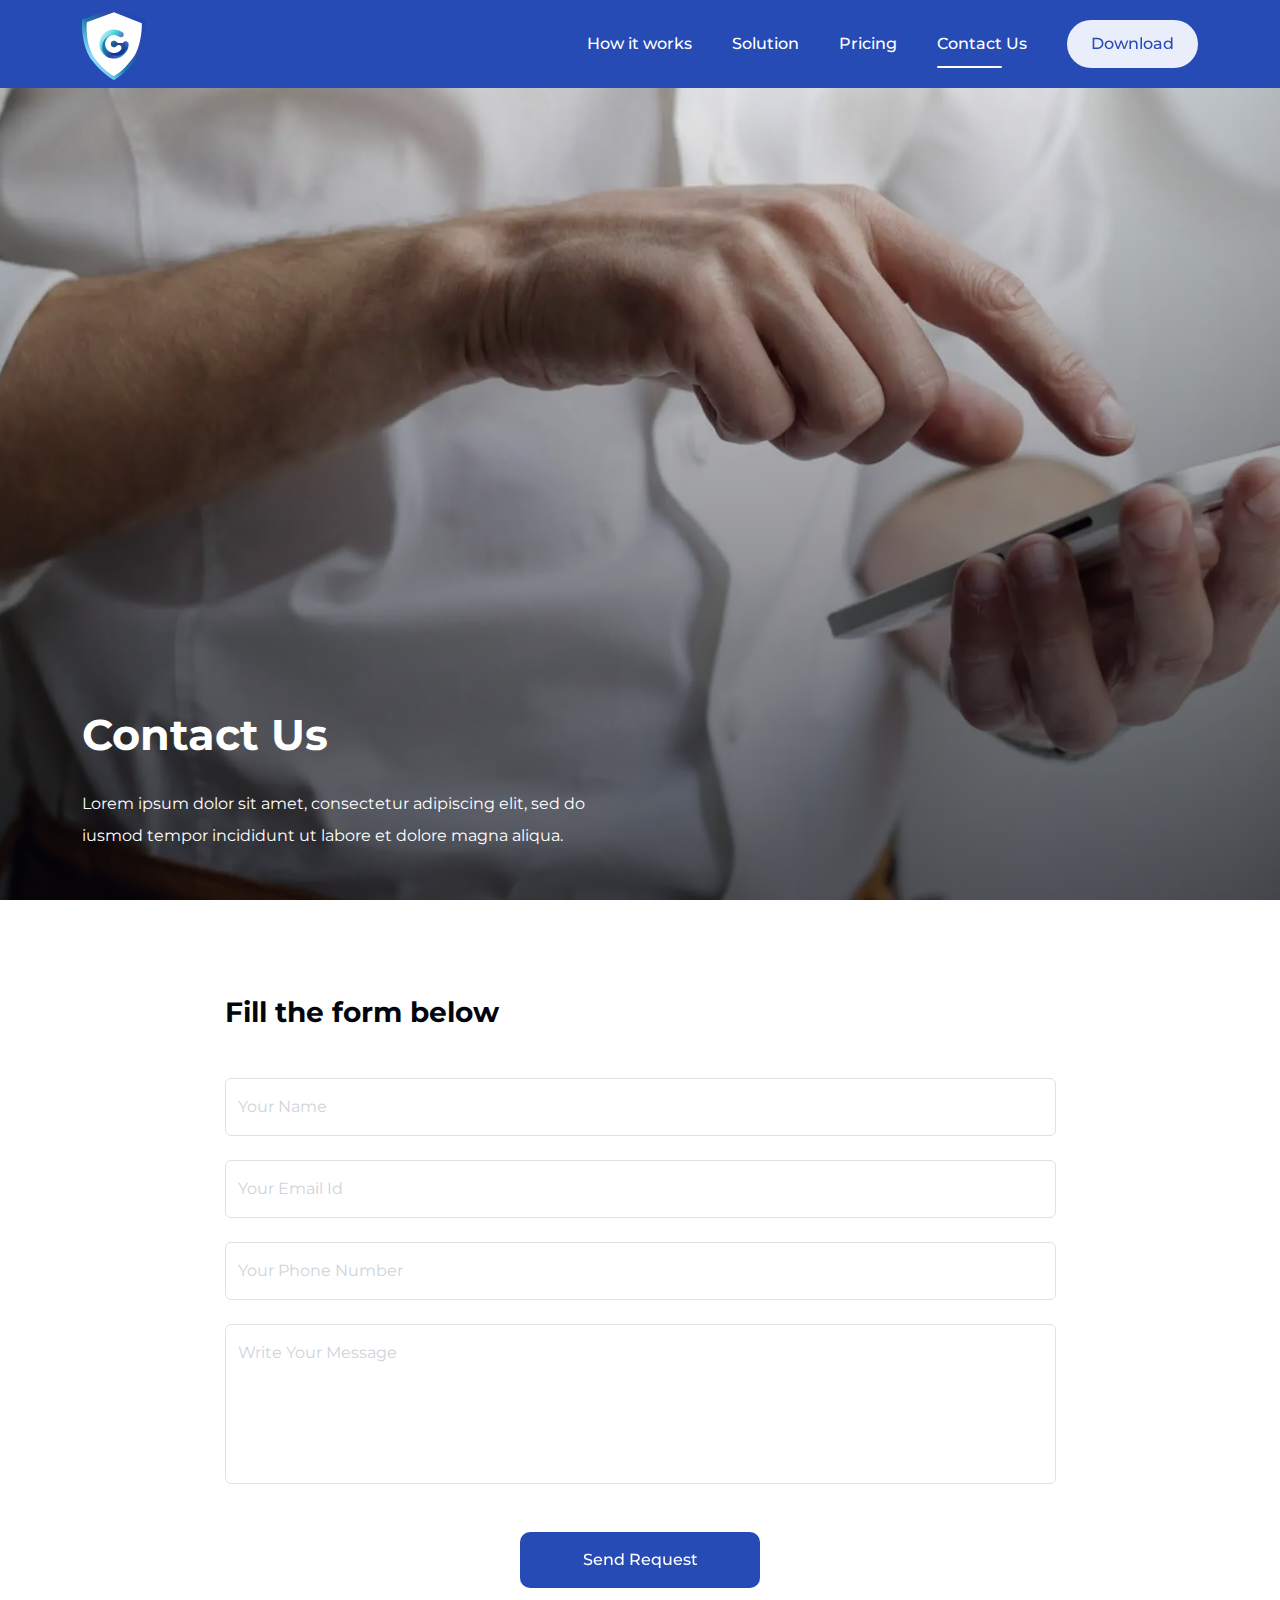
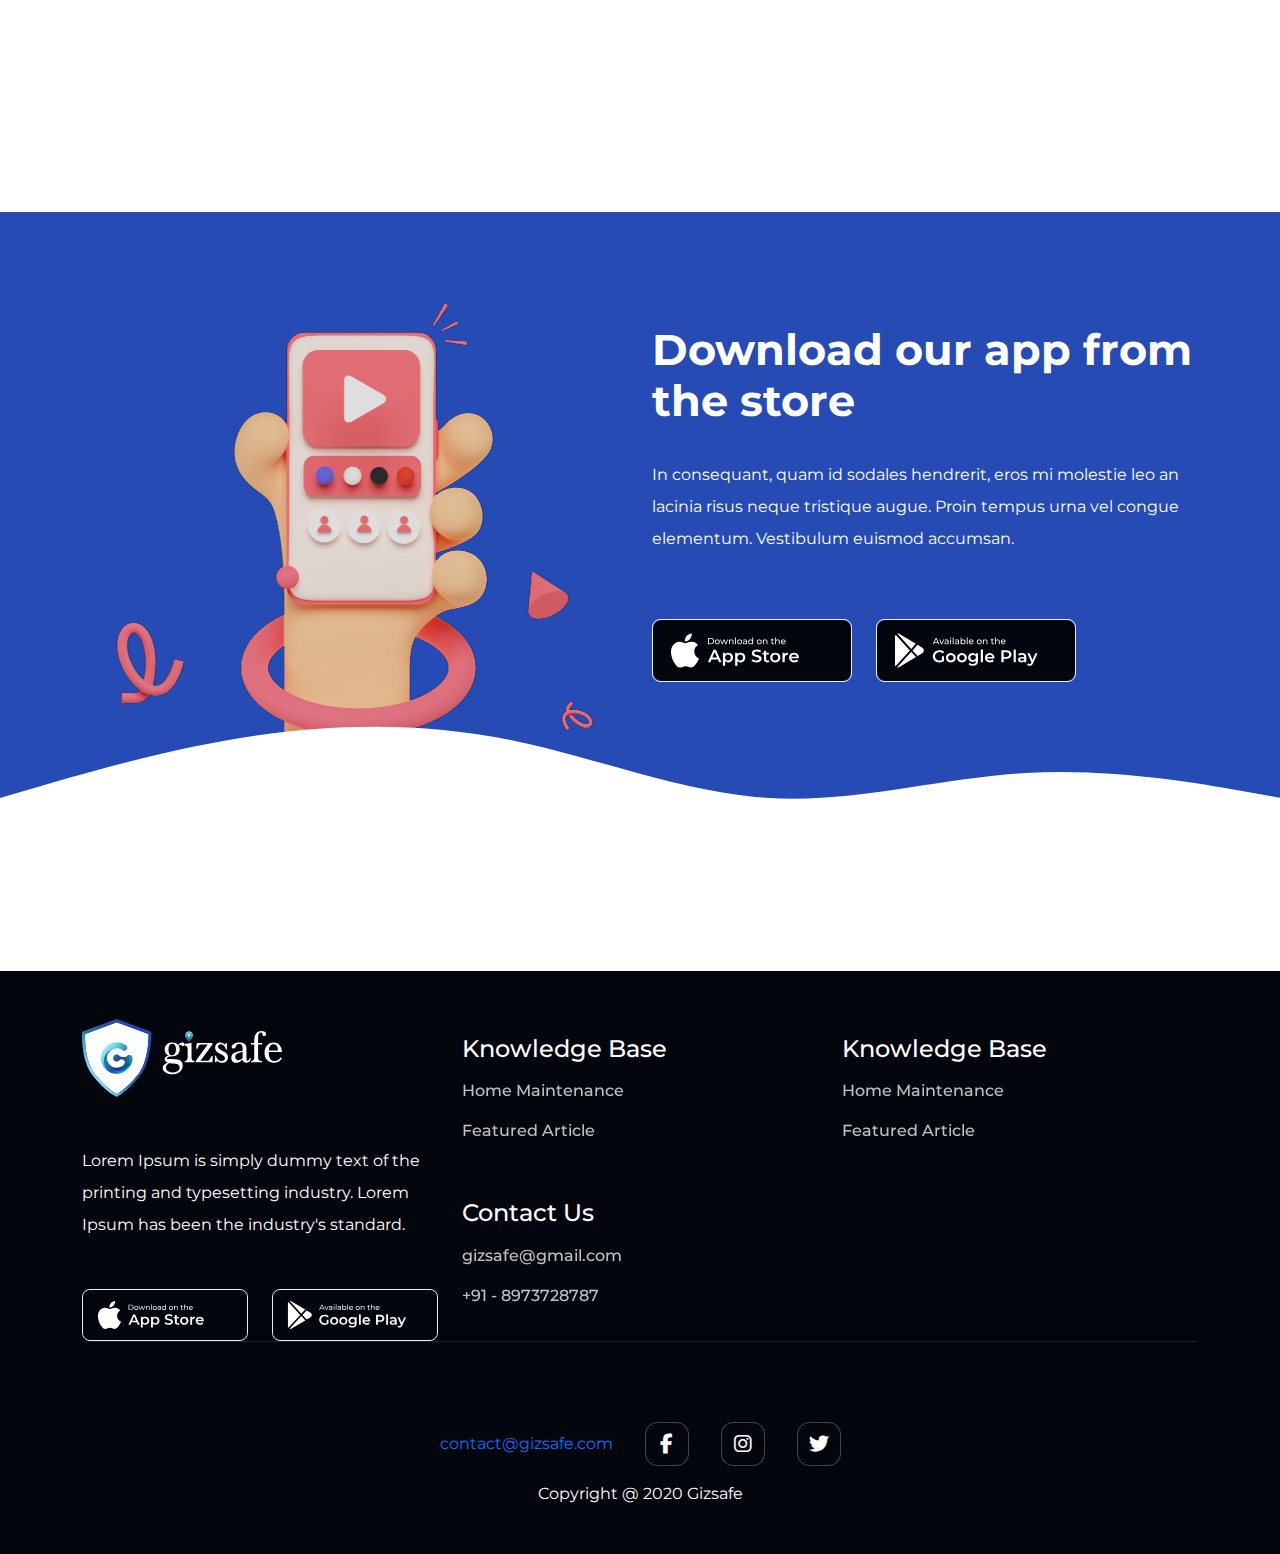
<file: Website/contact-us.html>
<!DOCTYPE html>
<html lang="en">
  <head>
    <!-- Required Meta Tags -->
    <meta charset="UTF-8" />
    <meta http-equiv="X-UA-Compatible" content="IE=edge" />
    <meta name="viewport" content="width=device-width, initial-scale=1.0" />
    <!-- Page Title -->
    <title>Gizsafe</title>
    <!-- Favicons -->
    <link rel="apple-touch-icon" sizes="180x180" href="images/favicon/apple-touch-icon.png">
    <link rel="icon" type="image/png" sizes="32x32" href="images/favicon/favicon-32x32.png">
    <link rel="icon" type="image/png" sizes="16x16" href="images/favicon/favicon-16x16.png">
    <link rel="icon" type="image/x-icon" href="images/favicon/favicon.ico">
    <link rel="manifest" href="images/favicon/site.webmanifest">
    <!-- Fonts Link -->
    <link rel="preconnect" href="https://fonts.googleapis.com" />
    <link rel="preconnect" href="https://fonts.gstatic.com" crossorigin />
    <link rel="stylesheet" href="https://fonts.googleapis.com/css2?family=Montserrat:ital,wght@0,100;0,200;0,300;0,400;0,500;0,600;0,700;0,800;0,900;1,100;1,200;1,300;1,400;1,500;1,600;1,700;1,800;1,900&display=swap"/>
    <link rel="stylesheet" href="https://cdnjs.cloudflare.com/ajax/libs/font-awesome/6.2.0/css/all.min.css" />
    <!-- Required CSS -->
    <link rel="stylesheet" href="https://cdn.jsdelivr.net/npm/bootstrap@5.2.0/dist/css/bootstrap.min.css"/>
    <link rel="stylesheet" href="css/styles.css" />
    <link rel="stylesheet" href="css/animation.css" />
    <link rel="stylesheet" href="css/responsive.css" />
  </head>
  <body>
    <!-- Header Navigation -->
    <nav id="navbar_top" class="navbar navbar-expand-md navbar-dark bg-primary smooth_cubic_trans">
      <div class="container-fluid container-lg smooth_ease_trans">
        <a class="navbar-brand smooth_cubic_trans p-0 m-0" href="index.html">
          <img class="img-fluid smooth_cubic_trans" src="images/common/logo-icon.svg" alt="Gizsafe Logo Icon">
        </a>
        <button class="navbar-toggler smooth_cubic_trans collapsed" type="button" data-bs-toggle="collapse" data-bs-target="#navmenu" aria-controls="navmenu" aria-expanded="false" aria-label="Toggle navigation">
          <span class="toggler_icons smooth_cubic_trans">
            <span class="icon-bar first-bar smooth_cubic_trans"></span>
            <span class="icon-bar second-bar smooth_cubic_trans"></span>
            <span class="icon-bar third-bar smooth_cubic_trans"></span>
          </span>
          <span class="toggler-txt">Menu</span>
        </button>
        <div class="collapse navbar-collapse smooth_ease_trans" id="navmenu">
          <ul class="navbar-nav smooth_ease_trans py-4 py-md-0 ms-md-auto">
            <li class="nav-item smooth_ease_trans">
              <a class="nav-link px-3 px-md-0 fast_cubic_trans" href="how-it-works.html">How it works</a>
            </li>
            <li class="nav-item smooth_ease_trans">
              <a class="nav-link px-3 px-md-0 fast_cubic_trans" href="solutions.html">Solution</a>
            </li>
            <li class="nav-item smooth_ease_trans">
              <a class="nav-link px-3 px-md-0 fast_cubic_trans" href="pricing.html">Pricing</a>
            </li>
            <li class="nav-item smooth_ease_trans">
              <a class="nav-link px-3 px-md-0 fast_cubic_trans active" aria-current="page" href="#">Contact Us</a>
            </li>
            <li class="nav-item smooth_ease_trans nav-btn">
              <a class="btn btn-light rounded-pill fast_cubic_trans" href="#download">Download</a>
            </li>
          </ul>
        </div>
      </div>
    </nav>
    <!-- Hero Section -->
    <section class="inner-banner contact-banner py-5">
      <div class="container smooth_ease_trans">
        <div class="row smooth_ease_trans">
          <div class="col-lg-6 smooth_ease_trans">
            <div class="banner-cont smooth_ease_trans text-center text-lg-start text-white">
              <h1 class="title fw-bold smooth_ease_trans text-capitalize lh-1 pb-4">Contact us</h1>
              <p class="detail smooth_ease_trans lh-lg mb-0">Lorem ipsum dolor sit amet, consectetur adipiscing elit, sed do iusmod tempor incididunt ut labore et dolore magna aliqua.</p>
            </div>
          </div>
        </div>
      </div>
    </section>
    <!-- Contact Form Section -->
    <section class="main-content py-5">
      <div class="container smooth_ease_trans py-5">
        <div class="row justify-content-center smooth_ease_trans">
          <div class="col-md-10 col-xl-9">
            <form class="contact-form needs-validation smooth_ease_trans" action="#" method="get" novalidate>
              <h3 class="form-title fw-bold mb-4 mb-md-5">Fill the form below</h3>
              <div class="form-floating mb-3 mb-md-4">
                <input type="text" class="form-control" id="yourName" placeholder="John Doe" required>
                <label for="yourName" class="form-label">Your Name</label>
                <div class="valid-feedback">Looks good!</div>
                <div class="invalid-feedback">Please type your name first.</div>
              </div>
              <div class="form-floating mb-3 mb-md-4">
                <input type="email" class="form-control" id="yourEmail" placeholder="name@example.com" pattern="^\w+@[a-zA-Z_]+?\.[a-zA-Z]{2,3}$" required>
                <label for="yourEmail" class="form-label">Your Email Id</label>
                <div class="valid-feedback">It is a valid Email Id!</div>
                <div class="invalid-feedback">Please fill a valid email.</div>
              </div>
              <div class="form-floating mb-3 mb-md-4">
                <input type="tel" class="form-control" id="phoneNumber" placeholder="Phone Number"  maxlength="10" required>
                <label for="phoneNumber">Your Phone Number</label>
                <div class="valid-feedback">Looks good!</div>
                <div class="invalid-feedback">Please provide your contact number.</div>
              </div>
              <div class="form-floating mb-5">
                <textarea class="form-control" placeholder="Write Your Message" id="messageArea" required></textarea>
                <label for="messageArea">Write Your Message</label>
                <div class="valid-feedback">Your message is important for us!</div>
                <div class="invalid-feedback">Please write your message for us.</div>
              </div>
              <div class="form-btn">
                <button type="submit" class="btn btn-primary mx-auto">Send Request</button>
              </div>
            </form>
          </div>
        </div>
      </div>
      <div class="sec-spacer d-none d-md-block"></div>
    </section>
    <!-- Download App Section -->
    <section id="download" class="download-app py-5 bg-primary">
      <div class="container py-md-5 py-lg-4 smooth_ease_trans">
        <div class="row align-items-center smooth_ease_trans">
          <div class="col-lg-6 order-last order-lg-first smooth_ease_trans">
            <div class="download-app-image text-center">
              <img class="img-fluid smooth_cubic_trans" src="images/common/download-app-3d-image-resized.png" alt="Gizsafe 3D representation">
            </div>
          </div>
          <div class="col-lg-6 order-first order-lg-last smooth_ease_trans">
            <div class="download-app-cont smooth_ease_trans text-center text-lg-start text-white">
              <h2 class="main-title fw-bold smooth_ease_trans pb-4">Download our app from the store</h2>
              <p class="detail smooth_ease_trans lh-lg">In consequant, quam id sodales hendrerit, eros mi molestie leo an lacinia risus neque tristique augue. Proin tempus urna vel congue elementum. Vestibulum euismod accumsan.</p>
              <div class="btn-group download-app-btns py-5 px-md-5 px-lg-0">
                <a href="#" class="download-app-btn smooth_cubic_trans">
                  <img class="img-fluid smooth_cubic_trans" src="images/common/app-store.svg" alt="Download on the App Store">
                </a>
                <a href="#" class="download-app-btn smooth_cubic_trans">
                  <img class="img-fluid smooth_cubic_trans" src="images/common/google-play.svg" alt="Available on the Google Play">
                </a>
              </div>
            </div>
          </div>
        </div>
      </div>
      <div class="section-divider reverse">
        <svg xmlns="http://www.w3.org/2000/svg" viewBox="0 0 1440 320" preserveAspectRatio="none">
          <path fill="#ffffff" fill-opacity="1" d="M0,224L48,197.3C96,171,192,117,288,90.7C384,64,480,64,576,101.3C672,139,768,213,864,224C960,235,1056,181,1152,170.7C1248,160,1344,192,1392,208L1440,224L1440,320L1392,320C1344,320,1248,320,1152,320C1056,320,960,320,864,320C768,320,672,320,576,320C480,320,384,320,288,320C192,320,96,320,48,320L0,320Z"></path>
        </svg>
      </div>
    </section>
    <div class="sec-spacer"></div>
    <!-- Footer Section -->
    <footer class="bg-dark text-white py-5">
      <div class="container smooth_ease_trans">
        <div class="row justify-content-between smooth_ease_trans">
          <div class="col-lg-4 col-xxl-3 smooth_ease_trans">
            <div class="footer-about text-center text-lg-start">
              <a class="footer-logo smooth_cubic_trans" href="index.html">
                <img class="img-fluid smooth_cubic_trans" src="images/common/footer-logo.svg" alt="Gizsafe Logo">
              </a>
              <p class="content smooth_ease_trans lh-lg mb-0 py-5">Lorem Ipsum is simply dummy text of the printing and typesetting industry. Lorem Ipsum has been the industry's standard.</p>
              <div class="btn-group download-app-btns">
                <a href="#" class="download-app-btn smooth_cubic_trans">
                  <img class="img-fluid smooth_cubic_trans" src="images/common/app-store.svg" alt="Download on the App Store">
                </a>
                <a href="#" class="download-app-btn smooth_cubic_trans">
                  <img class="img-fluid smooth_cubic_trans" src="images/common/google-play.svg" alt="Available on the Google Play">
                </a>
              </div>
            </div>
          </div>
          <div class="col-md-6 col-lg-4 smooth_ease_trans">
            <div class="site-links pt-5 pt-lg-3">
              <h4 class="link-head">Knowledge Base</h4>
              <ul class="list-unstyled mb-0">
                <li><a class="link-items smooth_cubic_trans" href="#">Home Maintenance</a></li>
                <li><a class="link-items smooth_cubic_trans" href="#">Featured Article</a></li>
              </ul>
            </div>
            <div class="site-links pt-5">
              <h4 class="link-head">Contact Us</h4>
              <ul class="list-unstyled mb-0">
                <li><a class="link-items smooth_cubic_trans" href="mailto:gizsafe@gmail.com">gizsafe@gmail.com</a></li>
                <li><a class="link-items smooth_cubic_trans" href="tel: +91 8973728787">+91 - 8973728787</a></li>
              </ul>
            </div>
          </div>
          <div class="col-md-6 col-lg-4 smooth_ease_trans">
            <div class="site-links pt-5 pt-lg-3">
              <h4 class="link-head">Knowledge Base</h4>
              <ul class="list-unstyled mb-0">
                <li><a class="link-items smooth_cubic_trans" href="#">Home Maintenance</a></li>
                <li><a class="link-items smooth_cubic_trans" href="#">Featured Article</a></li>
              </ul>
            </div>
          </div>
        </div>
        <div class="copyright pt-5">
          <p class="content mb-0">Copyright @ 2020 Gizsafe</p>
          <div class="external-links">
            <a class="contact-link smooth_cubic_trans" href="mailto:contact@gizsafe.com">contact@gizsafe.com</a>
            <a class="social-link smooth_cubic_trans" href="https://www.facebook.com/"><i class="fa-brands fa-facebook-f"></i></a>
            <a class="social-link smooth_cubic_trans" href="https://www.instagram.com/"><i class="fa-brands fa-instagram"></i></a>
            <a class="social-link smooth_cubic_trans" href="https://twitter.com/"><i class="fa-brands fa-twitter"></i></a>
          </div>
        </div>
      </div>
    </footer>
    <!-- Scroll To Top of the page button -->
    <button id="scrollUp" class="slow_ease_trans fade" title="Click to Scroll Top">
      <svg xmlns="http://www.w3.org/2000/svg" width="24" height="24" fill="currentColor" class="bi bi-arrow-up" viewBox="0 0 16 16">
        <path fill-rule="evenodd" d="M8 15a.5.5 0 0 0 .5-.5V2.707l3.146 3.147a.5.5 0 0 0 .708-.708l-4-4a.5.5 0 0 0-.708 0l-4 4a.5.5 0 1 0 .708.708L7.5 2.707V14.5a.5.5 0 0 0 .5.5z"/>
      </svg>
    </button>

    <!-- JavaScript Bundle with Popper -->
    <script src="https://code.jquery.com/jquery-1.12.4.min.js"></script>
    <script src="https://cdn.jsdelivr.net/npm/bootstrap@5.2.0/dist/js/bootstrap.bundle.min.js"></script>
    <script src="js/custom.js"></script>
  </body>
</html>
</file>
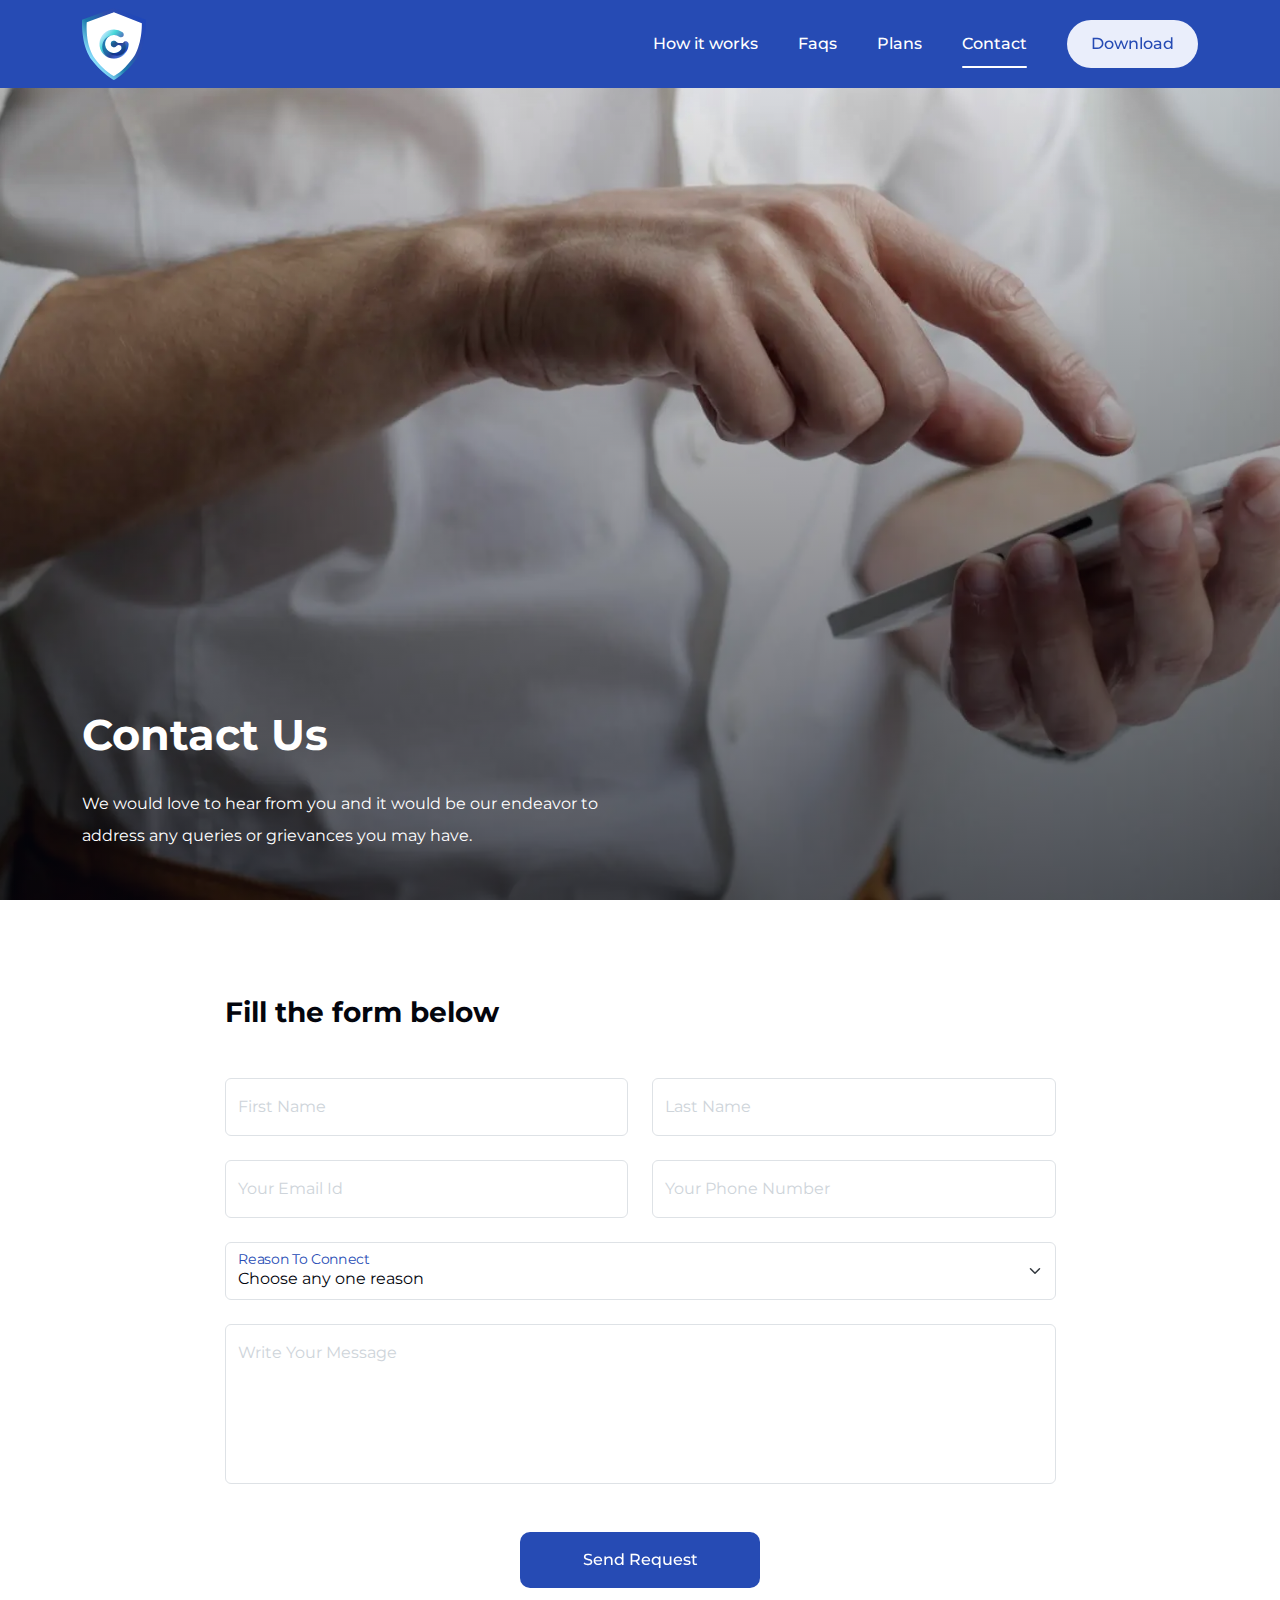
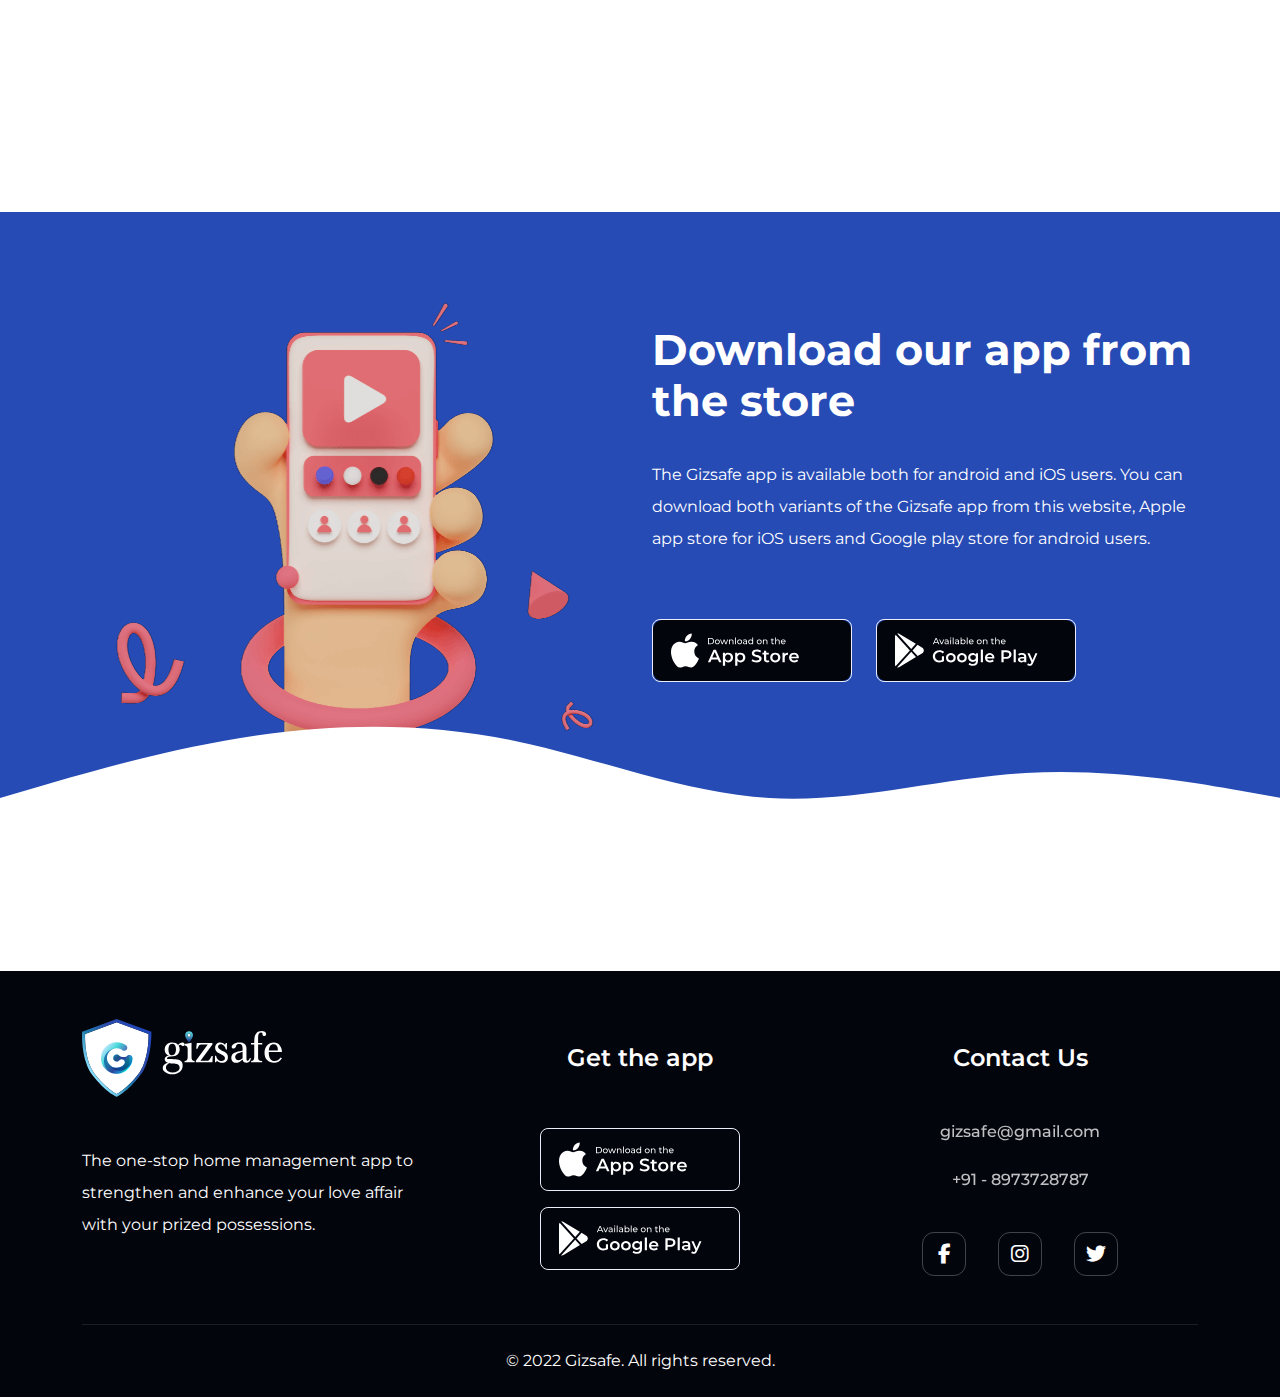
<file: Website/contact.html>
<!DOCTYPE html>
<html lang="en">
  <head>
    <!-- Required Meta Tags -->
    <meta charset="UTF-8" />
    <meta http-equiv="X-UA-Compatible" content="IE=edge" />
    <meta name="viewport" content="width=device-width, initial-scale=1.0" />
    <!-- SEO based tags -->
    <meta name="theme-color" content="#264BB4" />
    <meta name="robots" content="index,follow" />
    <title>Gizsafe - Your one-stop home app</title>
    <link rel="canonical" href="http://gizsafe.com/contact.html" />
    <!-- <meta name="keywords" content="Software Development Company, Outsource Software Development, Software Development Companies, Outsource Software Development Companies" />
    <meta name="description" content="An award winning software development company in India having 10+ yrs of experience and offers best outsource software development in India."> -->
    <!-- Favicons -->
    <link rel="apple-touch-icon" sizes="180x180" href="images/favicon/apple-touch-icon.png">
    <link rel="icon" type="image/png" sizes="32x32" href="images/favicon/favicon-32x32.png">
    <link rel="icon" type="image/png" sizes="16x16" href="images/favicon/favicon-16x16.png">
    <link rel="icon" type="image/x-icon" href="images/favicon/favicon.ico">
    <link rel="manifest" href="images/favicon/site.webmanifest">
    <!-- Fonts Link -->
    <link rel="preconnect" href="https://fonts.googleapis.com" />
    <link rel="preconnect" href="https://fonts.gstatic.com" crossorigin />
    <link rel="stylesheet" href="https://fonts.googleapis.com/css2?family=Montserrat:ital,wght@0,100;0,200;0,300;0,400;0,500;0,600;0,700;0,800;0,900;1,100;1,200;1,300;1,400;1,500;1,600;1,700;1,800;1,900&display=swap"/>
    <link rel="stylesheet" href="https://cdnjs.cloudflare.com/ajax/libs/font-awesome/6.2.0/css/all.min.css" />
    <!-- Required CSS -->
    <link rel="stylesheet" href="https://cdn.jsdelivr.net/npm/bootstrap@5.2.0/dist/css/bootstrap.min.css"/>
    <link rel="stylesheet" href="css/styles.css" />
    <link rel="stylesheet" href="css/animation.css" />
    <link rel="stylesheet" href="css/responsive.css" />
  </head>
  <body>
    <!-- Header Navigation -->
    <nav id="navbar_top" class="navbar navbar-expand-md navbar-dark bg-primary smooth_cubic_trans">
      <div class="container-fluid container-lg smooth_ease_trans">
        <a class="navbar-brand smooth_cubic_trans p-0 m-0" href="http://gizsafe.com/">
          <img class="img-fluid smooth_cubic_trans" src="images/logo-icon.svg" alt="Gizsafe Logo">
        </a>
        <button class="navbar-toggler smooth_cubic_trans collapsed" type="button" data-bs-toggle="collapse" data-bs-target="#navmenu" aria-controls="navmenu" aria-expanded="false" aria-label="Toggle navigation">
          <span class="toggler_icons smooth_cubic_trans">
            <span class="icon-bar first-bar smooth_cubic_trans"></span>
            <span class="icon-bar second-bar smooth_cubic_trans"></span>
            <span class="icon-bar third-bar smooth_cubic_trans"></span>
          </span>
          <span class="toggler-txt">Menu</span>
        </button>
        <div class="collapse navbar-collapse smooth_ease_trans" id="navmenu">
          <ul class="navbar-nav smooth_ease_trans py-4 py-md-0 ms-md-auto">
            <li class="nav-item smooth_ease_trans">
              <a class="nav-link px-3 px-md-0 fast_cubic_trans" href="how-it-works.html">How it works</a>
            </li>
            <li class="nav-item smooth_ease_trans">
              <a class="nav-link px-3 px-md-0 fast_cubic_trans" href="faqs.html">Faqs</a>
            </li>
            <li class="nav-item smooth_ease_trans">
              <a class="nav-link px-3 px-md-0 fast_cubic_trans" type="button" data-bs-toggle="modal" data-bs-target="#planModal">Plans</a>
            </li>
            <li class="nav-item smooth_ease_trans">
              <a class="nav-link px-3 px-md-0 fast_cubic_trans active" aria-current="page" href="#">Contact</a>
            </li>
            <li class="nav-item smooth_ease_trans nav-btn">
              <a class="btn btn-light rounded-pill fast_cubic_trans" href="#download">Download</a>
            </li>
          </ul>
        </div>
      </div>
    </nav>
    <!-- Hero Section -->
    <section class="inner-banner contact-banner py-5">
      <div class="container smooth_ease_trans">
        <div class="row smooth_ease_trans">
          <div class="col-lg-6 smooth_ease_trans">
            <div class="banner-cont smooth_ease_trans text-center text-lg-start text-white">
              <h1 class="title fw-bold smooth_ease_trans text-capitalize lh-1 pb-4">Contact us</h1>
              <p class="detail smooth_ease_trans lh-lg mb-0">We would love to hear from you and it would be our endeavor to address any queries or grievances you may have.</p>
            </div>
          </div>
        </div>
      </div>
    </section>
    <!-- Contact Form Section -->
    <section class="main-content py-5">
      <div class="container smooth_ease_trans py-5">
        <div class="row justify-content-center smooth_ease_trans">
          <div class="col-md-10 col-xl-9">
            <form class="contact-form needs-validation smooth_ease_trans" action="#" method="get" novalidate>
              <h3 class="form-title fw-bold mb-4 mb-md-5">Fill the form below</h3>
              <div class="row">
                <div class="col-md-6">
                  <div class="form-floating mb-3 mb-md-4">
                    <input type="text" class="form-control" id="firstName" placeholder="John Doe" required>
                    <label for="firstName" class="form-label">First Name</label>
                    <div class="valid-feedback">Looks good!</div>
                    <div class="invalid-feedback">Please provide your First Name here.</div>
                  </div>
                </div>
                <div class="col-md-6">
                  <div class="form-floating mb-3 mb-md-4">
                    <input type="text" class="form-control" id="lastName" placeholder="John Doe" required>
                    <label for="lastName" class="form-label">Last Name</label>
                    <div class="valid-feedback">Looks good!</div>
                    <div class="invalid-feedback">Please provide your Last Name here.</div>
                  </div>
                </div>
                <div class="col-md-6">
                  <div class="form-floating mb-3 mb-md-4">
                    <input type="email" class="form-control" id="yourEmail" placeholder="name@example.com" pattern="^\w+@[a-zA-Z_]+?\.[a-zA-Z]{2,3}$" required>
                    <label for="yourEmail" class="form-label">Your Email Id</label>
                    <div class="valid-feedback">It is a valid Email Id!</div>
                    <div class="invalid-feedback">Please fill a valid email.</div>
                  </div>
                </div>
                <div class="col-md-6">
                  <div class="form-floating mb-3 mb-md-4">
                    <input type="tel" class="form-control" id="phoneNumber" placeholder="Phone Number"  maxlength="10" required>
                    <label for="phoneNumber">Your Phone Number</label>
                    <div class="valid-feedback">Looks good!</div>
                    <div class="invalid-feedback">Please provide your contact number.</div>
                  </div>
                </div>
              </div>
              <div class="form-floating mb-3 mb-md-4">
                <select class="form-select" id="reasonToConnect" aria-label="Related to" required>
                  <option selected hidden value="">Choose any one reason</option>
                  <option value="1">Problem downloading the app</option>
                  <option value="2">Query not mentioned in FAQs</option>
                  <option value="3">Business &amp; collaboration queries</option>
                  <option value="4">Something else</option>
                </select>
                <label for="reasonToConnect">Reason To Connect</label>
                <div class="valid-feedback">Looks good!</div>
                <div class="invalid-feedback">Please select your reason to contact us.</div>
              </div>
              <div class="form-floating mb-5">
                <textarea class="form-control" placeholder="Write Your Message" id="messageArea" required></textarea>
                <label for="messageArea">Write Your Message</label>
                <div class="valid-feedback">Your message is important for us!</div>
                <div class="invalid-feedback">Please write your message for us.</div>
              </div>
              <div class="form-btn">
                <button type="submit" class="btn btn-primary mx-auto">Send Request</button>
              </div>
            </form>
          </div>
        </div>
      </div>
      <div class="sec-spacer d-none d-md-block"></div>
    </section>
    <!-- Download App Section -->
    <section id="download" class="download-app py-5 bg-primary">
      <div class="container py-md-5 py-lg-4 smooth_ease_trans">
        <div class="row align-items-center smooth_ease_trans">
          <div class="col-lg-6 order-last order-lg-first smooth_ease_trans">
            <div class="download-app-image text-center">
              <img class="img-fluid smooth_cubic_trans" src="images/download-app-3d-image-resized.webp" alt="Gizsafe 3D representation">
            </div>
          </div>
          <div class="col-lg-6 order-first order-lg-last smooth_ease_trans">
            <div class="download-app-cont smooth_ease_trans text-center text-lg-start text-white">
              <h2 class="main-title fw-bold smooth_ease_trans pb-4">Download our app from the store</h2>
              <p class="detail smooth_ease_trans lh-lg">The Gizsafe app is available both for android and iOS users. You can download both variants of the Gizsafe app from this website, Apple app store for iOS users and Google play store for android users.</p>
              <div class="btn-group download-app-btns py-5 px-md-5 px-lg-0">
                <a href="#" class="download-app-btn smooth_cubic_trans">
                  <img class="img-fluid smooth_cubic_trans" src="images/app-store.svg" alt="Download on the App Store">
                </a>
                <a href="#" class="download-app-btn smooth_cubic_trans">
                  <img class="img-fluid smooth_cubic_trans" src="images/google-play.svg" alt="Available on the Google Play">
                </a>
              </div>
            </div>
          </div>
        </div>
      </div>
      <div class="section-divider reverse">
        <svg xmlns="http://www.w3.org/2000/svg" viewBox="0 0 1440 320" preserveAspectRatio="none">
          <path fill="#ffffff" fill-opacity="1" d="M0,224L48,197.3C96,171,192,117,288,90.7C384,64,480,64,576,101.3C672,139,768,213,864,224C960,235,1056,181,1152,170.7C1248,160,1344,192,1392,208L1440,224L1440,320L1392,320C1344,320,1248,320,1152,320C1056,320,960,320,864,320C768,320,672,320,576,320C480,320,384,320,288,320C192,320,96,320,48,320L0,320Z"></path>
        </svg>
      </div>
    </section>
    <div class="sec-spacer"></div>
    <!-- Footer Section -->
    <footer class="bg-dark text-white pt-5">
      <div class="container smooth_ease_trans">
        <div class="row justify-content-between smooth_ease_trans">
          <div class="col-lg-4 smooth_ease_trans">
            <div class="footer-about text-center text-lg-start">
              <a class="footer-logo smooth_cubic_trans" href="http://gizsafe.com/">
                <img class="img-fluid smooth_cubic_trans" src="images/footer-logo.svg" alt="Gizsafe Logo">
              </a>
              <p class="smooth_ease_trans lh-lg mb-0 pt-5">The one-stop home management app to strengthen and enhance your love affair with your prized possessions.</p>
            </div>
          </div>
          <div class="col-sm-6 col-lg-4 smooth_ease_trans">
            <div class="download-app-btns text-center pt-5 pt-lg-4">
              <h4 class="heading fw-semibold">Get the app</h4>
              <div class="btn-group mt-3">
                <a href="#" class="download-app-btn smooth_cubic_trans">
                  <img class="img-fluid smooth_cubic_trans" src="images/app-store.svg" alt="Download on the App Store">
                </a>
                <a href="#" class="download-app-btn smooth_cubic_trans">
                  <img class="img-fluid smooth_cubic_trans" src="images/google-play.svg" alt="Available on the Google Play">
                </a>
              </div>
            </div>
          </div>
          <div class="col-sm-6 col-lg-4 smooth_ease_trans">
            <div class="site-links text-center pt-5 pt-lg-4">
              <h4 class="heading fw-semibold">Contact Us</h4>
              <div class="contact-links">
                <a class="link-items smooth_cubic_trans" href="mailto:gizsafe@gmail.com">gizsafe@gmail.com</a>
                <a class="link-items smooth_cubic_trans" href="tel: +91 8973728787">+91 - 8973728787</a>
              </div>
              <div class="external-links">
                <a class="social-link smooth_ease_trans" href="https://www.facebook.com/"><i class="fa-brands fa-facebook-f"></i></a>
                <a class="social-link smooth_ease_trans" href="https://www.instagram.com/"><i class="fa-brands fa-instagram"></i></a>
                <a class="social-link smooth_ease_trans" href="https://twitter.com/"><i class="fa-brands fa-twitter"></i></a>
              </div>
            </div>
          </div>
        </div>
        <div class="copyright text-center mt-5 py-4">
          <p class="content mb-0">© 2022 Gizsafe. All rights reserved.</p>
        </div>
      </div>
    </footer>
    <!-- Membership Plan Modal -->
    <div class="modal fade" id="planModal" tabindex="-1" aria-labelledby="planModalLabel" aria-hidden="true">
      <div class="modal-dialog modal-dialog-centered">
        <div class="modal-content">
          <div class="modal-body">
            <button type="button" class="btn-close smooth_cubic_trans" data-bs-dismiss="modal" aria-label="Close"></button>
            <div class="plan-message smooth_ease_trans">
              <img class="img-fluid smooth_ease_trans" src="images/thank-you.webp" alt="Thank You">
              <p class="mb-0 lh-lg smooth_ease_trans">You are the pioneer members of our app and as an expression of gratitude; all current services of Gizsafe are free for you.</p>
            </div>
          </div>
        </div>
      </div>
    </div>
    <!-- Scroll To Top of the page button -->
    <button id="scrollUp" class="slow_ease_trans fade" title="Click to Scroll Top">
      <svg xmlns="http://www.w3.org/2000/svg" width="24" height="24" fill="currentColor" class="bi bi-arrow-up" viewBox="0 0 16 16">
        <path fill-rule="evenodd" d="M8 15a.5.5 0 0 0 .5-.5V2.707l3.146 3.147a.5.5 0 0 0 .708-.708l-4-4a.5.5 0 0 0-.708 0l-4 4a.5.5 0 1 0 .708.708L7.5 2.707V14.5a.5.5 0 0 0 .5.5z"/>
      </svg>
    </button>

    <!-- JavaScript Bundle with Popper -->
    <script src="https://cdn.jsdelivr.net/npm/bootstrap@5.2.0/dist/js/bootstrap.bundle.min.js"></script>
    <script src="js/custom.js"></script>
  </body>
</html>
</file>
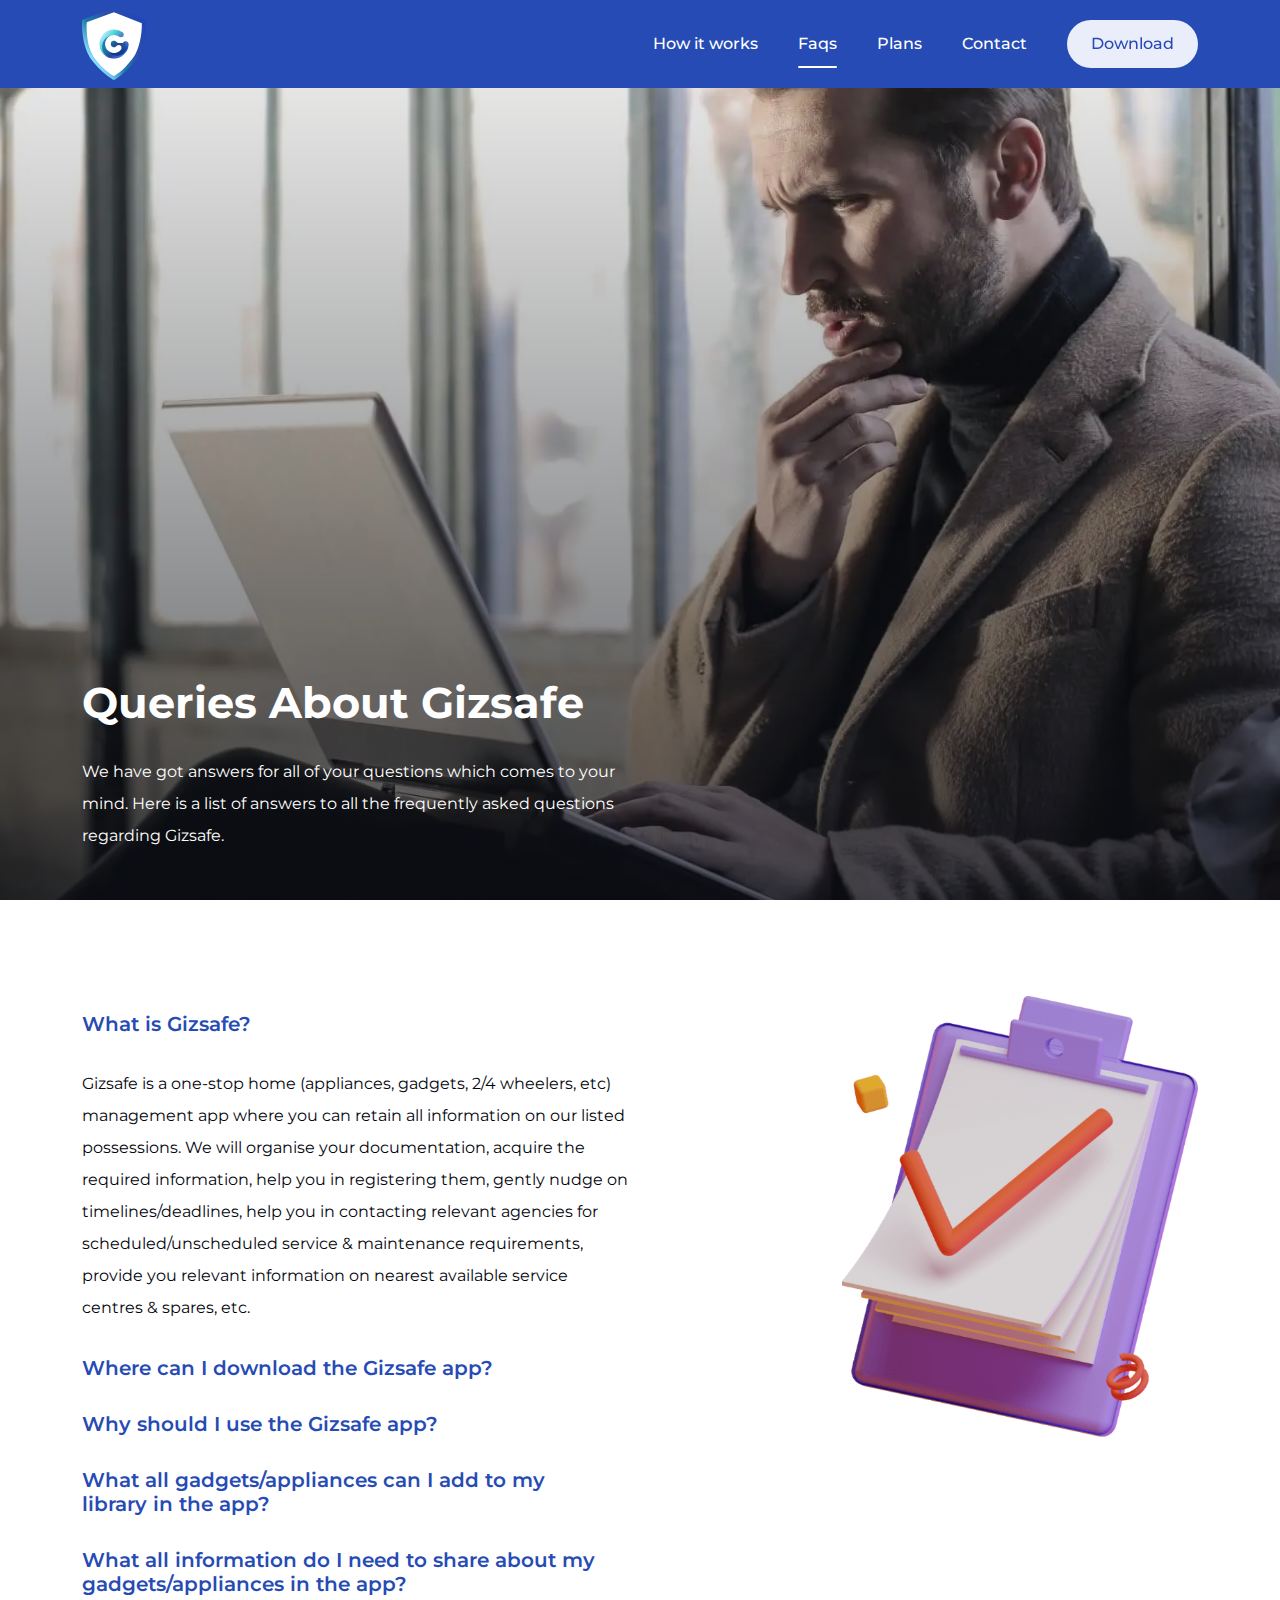
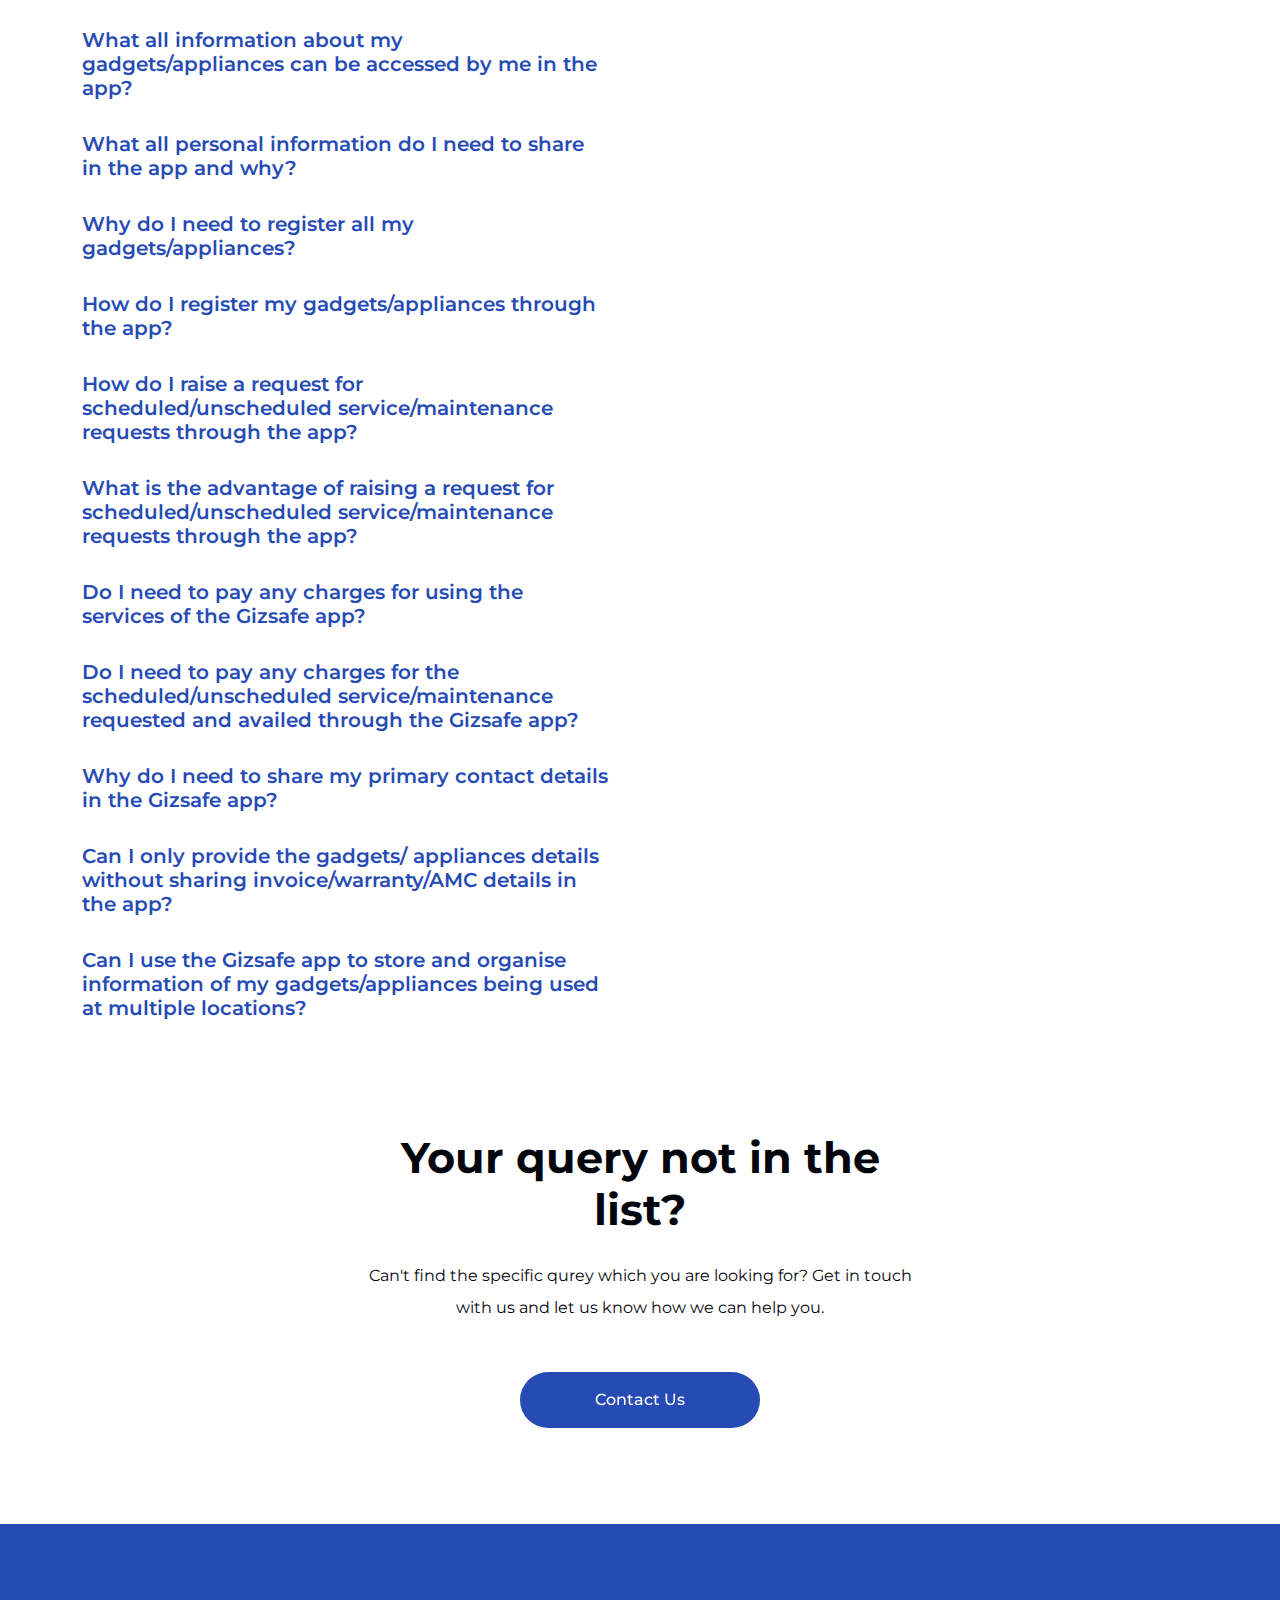
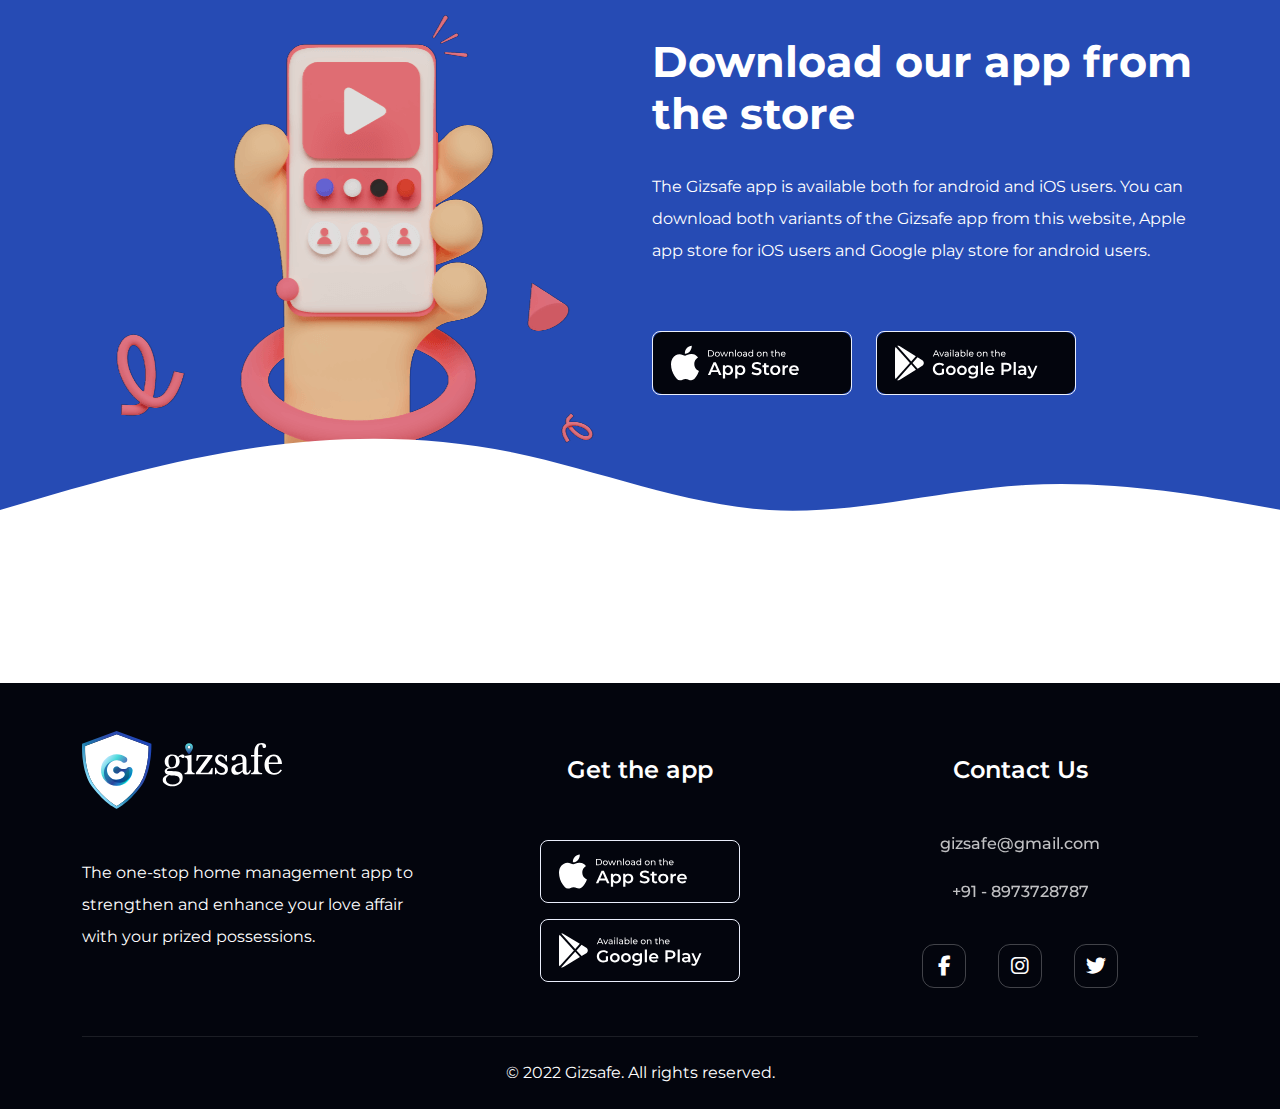
<file: Website/faqs.html>
<!DOCTYPE html>
<html lang="en">
  <head>
    <!-- Required Meta Tags -->
    <meta charset="UTF-8" />
    <meta http-equiv="X-UA-Compatible" content="IE=edge" />
    <meta name="viewport" content="width=device-width, initial-scale=1.0" />
    <!-- SEO based tags -->
    <meta name="theme-color" content="#264BB4" />
    <meta name="robots" content="index,follow" />
    <title>Gizsafe - Your one-stop home app</title>
    <link rel="canonical" href="http://gizsafe.com/faqs.html" />
    <!-- <meta name="keywords" content="Software Development Company, Outsource Software Development, Software Development Companies, Outsource Software Development Companies" />
    <meta name="description" content="An award winning software development company in India having 10+ yrs of experience and offers best outsource software development in India."> -->
    <!-- Favicons -->
    <link rel="apple-touch-icon" sizes="180x180" href="images/favicon/apple-touch-icon.png">
    <link rel="icon" type="image/png" sizes="32x32" href="images/favicon/favicon-32x32.png">
    <link rel="icon" type="image/png" sizes="16x16" href="images/favicon/favicon-16x16.png">
    <link rel="icon" type="image/x-icon" href="images/favicon/favicon.ico">
    <link rel="manifest" href="images/favicon/site.webmanifest">
    <!-- Fonts Link -->
    <link rel="preconnect" href="https://fonts.googleapis.com" />
    <link rel="preconnect" href="https://fonts.gstatic.com" crossorigin />
    <link rel="stylesheet" href="https://fonts.googleapis.com/css2?family=Montserrat:ital,wght@0,100;0,200;0,300;0,400;0,500;0,600;0,700;0,800;0,900;1,100;1,200;1,300;1,400;1,500;1,600;1,700;1,800;1,900&display=swap"/>
    <link rel="stylesheet" href="https://cdnjs.cloudflare.com/ajax/libs/font-awesome/6.2.0/css/all.min.css" />
    <!-- Required CSS -->
    <link rel="stylesheet" href="https://cdn.jsdelivr.net/npm/bootstrap@5.2.0/dist/css/bootstrap.min.css"/>
    <link rel="stylesheet" href="css/styles.css" />
    <link rel="stylesheet" href="css/animation.css" />
    <link rel="stylesheet" href="css/responsive.css" />
  </head>
  <body>
    <!-- Header Navigation -->
    <nav id="navbar_top" class="navbar navbar-expand-md navbar-dark bg-primary smooth_cubic_trans">
      <div class="container-fluid container-lg smooth_ease_trans">
        <a class="navbar-brand smooth_cubic_trans p-0 m-0" href="http://gizsafe.com/">
          <img class="img-fluid smooth_cubic_trans" src="images/logo-icon.svg" alt="Gizsafe Logo">
        </a>
        <button class="navbar-toggler smooth_cubic_trans collapsed" type="button" data-bs-toggle="collapse" data-bs-target="#navmenu" aria-controls="navmenu" aria-expanded="false" aria-label="Toggle navigation">
          <span class="toggler_icons smooth_cubic_trans">
            <span class="icon-bar first-bar smooth_cubic_trans"></span>
            <span class="icon-bar second-bar smooth_cubic_trans"></span>
            <span class="icon-bar third-bar smooth_cubic_trans"></span>
          </span>
          <span class="toggler-txt">Menu</span>
        </button>
        <div class="collapse navbar-collapse smooth_ease_trans" id="navmenu">
          <ul class="navbar-nav smooth_ease_trans py-4 py-md-0 ms-md-auto">
            <li class="nav-item smooth_ease_trans">
              <a class="nav-link px-3 px-md-0 fast_cubic_trans" href="how-it-works.html">How it works</a>
            </li>
            <li class="nav-item smooth_ease_trans">
              <a class="nav-link px-3 px-md-0 fast_cubic_trans active" aria-current="page" href="#">Faqs</a>
            </li>
            <li class="nav-item smooth_ease_trans">
              <a class="nav-link px-3 px-md-0 fast_cubic_trans" type="button" data-bs-toggle="modal" data-bs-target="#planModal">Plans</a>
            </li>
            <li class="nav-item smooth_ease_trans">
              <a class="nav-link px-3 px-md-0 fast_cubic_trans" href="contact.html">Contact</a>
            </li>
            <li class="nav-item smooth_ease_trans nav-btn">
              <a class="btn btn-light rounded-pill fast_cubic_trans" href="#download">Download</a>
            </li>
          </ul>
        </div>
      </div>
    </nav>
    <!-- Hero Section -->
    <section class="inner-banner faq-banner py-5">
      <div class="container smooth_ease_trans">
        <div class="row smooth_ease_trans">
          <div class="col-lg-6 smooth_ease_trans">
            <div class="banner-cont smooth_ease_trans text-center text-lg-start text-white">
              <h1 class="title fw-bold smooth_ease_trans text-capitalize lh-1 pb-4">Queries about Gizsafe</h1>
              <p class="detail smooth_ease_trans lh-lg mb-0">We have got answers for all of your questions which comes to your mind. Here is a list of answers to all the frequently asked questions regarding Gizsafe.</p>
            </div>
          </div>
        </div>
      </div>
    </section>
    <!-- Testimonial and FAQ Section -->
    <!-- <section class="index-tab py-5">
      <div class="container py-5 smooth_ease_trans">
        <div class="nav nav-tabs smooth_ease_trans pb-5" id="nav-tab" role="tablist">
          <button class="nav-link smooth_cubic_trans active" id="nav-testimonials-tab" data-bs-toggle="tab" data-bs-target="#nav-testimonials" type="button" role="tab" aria-controls="nav-testimonials" aria-selected="true">Testimonials</button>
          <button class="nav-link smooth_cubic_trans" id="nav-faqs-tab" data-bs-toggle="tab" data-bs-target="#nav-faqs" type="button" role="tab" aria-controls="nav-faqs" aria-selected="false">FAQs</button>
        </div>
        <div class="tab-content smooth_ease_trans" id="nav-tabContent">
          <div class="tab-pane testimonial-tab fade smooth_cubic_trans show active" id="nav-testimonials" role="tabpanel" aria-labelledby="nav-testimonials-tab" tabindex="0">
            <div id="testimonial-carousel" class="carousel slide" data-bs-ride="true">
              <div class="carousel-inner mb-4">
                <h2 class="main-title fw-bold mb-4 mb-xl-5 pb-xl-4">What our customer say?</h2>
                <div class="carousel-item slow_ease_trans active">
                  <div class="testimonials-card smooth_ease_trans">
                    <div class="row align-items-center justify-content-center smooth_ease_trans">
                      <div class="col-lg-8 order-last order-lg-first smooth_ease_trans">
                        <div class="testimonials-content p-3 p-sm-4 p-lg-5 smooth_ease_trans">
                          <div class="pre-quote">
                            <svg class="quote-icon smooth_cubic_trans" width="48" height="48" viewBox="0 0 512 512" xmlns="http://www.w3.org/2000/svg">
                              <path fill="#6ec2e7" fill-rule="evenodd" clip-rule="evenodd" d="M6.66669 42.6667H0V234.667V419.333C0 446.948 22.3858 469.333 50 469.333H184.667C212.281 469.333 234.667 446.948 234.667 419.333V284.667C234.667 257.053 212.281 234.667 184.667 234.667H106.667V142.667C106.667 87.4383 61.8952 42.6667 6.66669 42.6667Z"/>
                              <path fill="#6ec2e7" fill-rule="evenodd" clip-rule="evenodd" d="M284 42.6667H277.333V234.667V419.333C277.333 446.948 299.719 469.333 327.334 469.333H462C489.614 469.333 512 446.948 512 419.333V284.667C512 257.053 489.614 234.667 462 234.667H384V142.667C384 87.4383 339.229 42.6667 284 42.6667Z"/>
                            </svg>
                          </div>
                          <p class="testimonials-txt my-4">Lorem ipsum dolor sit amet consectetur adipisicing elit. Suscipit rerum, dignissimos id deserunt adipisci nobis facere nulla amet labore facilis provident voluptatum numquam, et nam ullam voluptate animi aliquid cupiditate, beatae sequi. Hic omnis maxime velit minus necessitatibus? Tempora ab fuga neque, cupiditate velit vero reprehenderit numquam assumenda reiciendis officia!</p>
                          <div class="post-quote text-end">
                            <svg class="quote-icon smooth_cubic_trans" width="48" height="48" viewBox="0 0 512 512" xmlns="http://www.w3.org/2000/svg">
                              <path fill="#6ec2e7" fill-rule="evenodd" clip-rule="evenodd" d="M505.333 469.333H512V277.333V92.6668C512 65.0526 489.614 42.6668 462 42.6668H327.333C299.719 42.6668 277.333 65.0526 277.333 92.6668V227.333C277.333 254.948 299.719 277.333 327.333 277.333H405.333V369.333C405.333 424.562 450.105 469.333 505.333 469.333Z"/>
                              <path fill="#6ec2e7" fill-rule="evenodd" clip-rule="evenodd" d="M228 469.333H234.667V277.333V92.6668C234.667 65.0526 212.281 42.6668 184.666 42.6668H49.9998C22.3856 42.6668 -0.000167847 65.0526 -0.000167847 92.6668V227.333C-0.000167847 254.948 22.3856 277.333 49.9999 277.333H128V369.333C128 424.562 172.771 469.333 228 469.333Z"/>
                            </svg>
                          </div>
                          <div class="client-detail">
                            <h4 class="name fw-semibold m-0">Roy Wallance</h4>
                          </div>
                        </div>
                      </div>
                      <div class="col-lg-4 order-first order-lg-last smooth_ease_trans">
                        <div class="client-img">
                          <img class="img-fluid smooth_ease_trans" src="images/roy-wallance.jpg" alt="Roy Wallance">
                        </div>
                      </div>
                    </div>
                  </div>
                </div>
                <div class="carousel-item slow_ease_trans">
                  <div class="testimonials-card smooth_ease_trans">
                    <div class="row align-items-center justify-content-center smooth_ease_trans">
                      <div class="col-lg-8 order-last order-lg-first smooth_ease_trans">
                        <div class="testimonials-content p-3 p-sm-4 p-lg-5 smooth_ease_trans">
                          <div class="pre-quote">
                            <svg class="quote-icon smooth_cubic_trans" width="48" height="48" viewBox="0 0 512 512" xmlns="http://www.w3.org/2000/svg">
                              <path fill="#00cec9" fill-rule="evenodd" clip-rule="evenodd" d="M6.66669 42.6667H0V234.667V419.333C0 446.948 22.3858 469.333 50 469.333H184.667C212.281 469.333 234.667 446.948 234.667 419.333V284.667C234.667 257.053 212.281 234.667 184.667 234.667H106.667V142.667C106.667 87.4383 61.8952 42.6667 6.66669 42.6667Z"/>
                              <path fill="#00cec9" fill-rule="evenodd" clip-rule="evenodd" d="M284 42.6667H277.333V234.667V419.333C277.333 446.948 299.719 469.333 327.334 469.333H462C489.614 469.333 512 446.948 512 419.333V284.667C512 257.053 489.614 234.667 462 234.667H384V142.667C384 87.4383 339.229 42.6667 284 42.6667Z"/>
                            </svg>
                          </div>
                          <p class="testimonials-txt my-4">Lorem ipsum dolor sit amet consectetur adipisicing elit. Suscipit rerum, dignissimos id deserunt adipisci nobis facere nulla amet labore facilis provident voluptatum numquam, et nam ullam voluptate animi aliquid cupiditate, beatae sequi. Hic omnis maxime velit minus necessitatibus? Tempora ab fuga neque, cupiditate velit vero reprehenderit numquam assumenda reiciendis officia!</p>
                          <div class="post-quote text-end">
                            <svg class="quote-icon smooth_cubic_trans" width="48" height="48" viewBox="0 0 512 512" xmlns="http://www.w3.org/2000/svg">
                              <path fill="#00cec9" fill-rule="evenodd" clip-rule="evenodd" d="M505.333 469.333H512V277.333V92.6668C512 65.0526 489.614 42.6668 462 42.6668H327.333C299.719 42.6668 277.333 65.0526 277.333 92.6668V227.333C277.333 254.948 299.719 277.333 327.333 277.333H405.333V369.333C405.333 424.562 450.105 469.333 505.333 469.333Z"/>
                              <path fill="#00cec9" fill-rule="evenodd" clip-rule="evenodd" d="M228 469.333H234.667V277.333V92.6668C234.667 65.0526 212.281 42.6668 184.666 42.6668H49.9998C22.3856 42.6668 -0.000167847 65.0526 -0.000167847 92.6668V227.333C-0.000167847 254.948 22.3856 277.333 49.9999 277.333H128V369.333C128 424.562 172.771 469.333 228 469.333Z"/>
                            </svg>
                          </div>
                          <div class="client-detail">
                            <h4 class="name fw-semibold m-0">Roy Wallance</h4>
                          </div>
                        </div>
                      </div>
                      <div class="col-lg-4 order-first order-lg-last smooth_ease_trans">
                        <div class="client-img">
                          <img class="img-fluid smooth_ease_trans" src="images/roy-wallance.jpg" alt="Roy Wallance">
                        </div>
                      </div>
                    </div>
                  </div>
                </div>
                <div class="carousel-item slow_ease_trans">
                  <div class="testimonials-card smooth_ease_trans">
                    <div class="row align-items-center justify-content-center smooth_ease_trans">
                      <div class="col-lg-8 order-last order-lg-first smooth_ease_trans">
                        <div class="testimonials-content p-3 p-sm-4 p-lg-5 smooth_ease_trans">
                          <div class="pre-quote">
                            <svg class="quote-icon smooth_cubic_trans" width="48" height="48" viewBox="0 0 512 512" xmlns="http://www.w3.org/2000/svg">
                              <path fill="#00cec9" fill-rule="evenodd" clip-rule="evenodd" d="M6.66669 42.6667H0V234.667V419.333C0 446.948 22.3858 469.333 50 469.333H184.667C212.281 469.333 234.667 446.948 234.667 419.333V284.667C234.667 257.053 212.281 234.667 184.667 234.667H106.667V142.667C106.667 87.4383 61.8952 42.6667 6.66669 42.6667Z"/>
                              <path fill="#00cec9" fill-rule="evenodd" clip-rule="evenodd" d="M284 42.6667H277.333V234.667V419.333C277.333 446.948 299.719 469.333 327.334 469.333H462C489.614 469.333 512 446.948 512 419.333V284.667C512 257.053 489.614 234.667 462 234.667H384V142.667C384 87.4383 339.229 42.6667 284 42.6667Z"/>
                            </svg>
                          </div>
                          <p class="testimonials-txt my-4">Lorem ipsum dolor sit amet consectetur adipisicing elit. Suscipit rerum, dignissimos id deserunt adipisci nobis facere nulla amet labore facilis provident voluptatum numquam, et nam ullam voluptate animi aliquid cupiditate, beatae sequi. Hic omnis maxime velit minus necessitatibus? Tempora ab fuga neque, cupiditate velit vero reprehenderit numquam assumenda reiciendis officia!</p>
                          <div class="post-quote text-end">
                            <svg class="quote-icon smooth_cubic_trans" width="48" height="48" viewBox="0 0 512 512" xmlns="http://www.w3.org/2000/svg">
                              <path fill="#00cec9" fill-rule="evenodd" clip-rule="evenodd" d="M505.333 469.333H512V277.333V92.6668C512 65.0526 489.614 42.6668 462 42.6668H327.333C299.719 42.6668 277.333 65.0526 277.333 92.6668V227.333C277.333 254.948 299.719 277.333 327.333 277.333H405.333V369.333C405.333 424.562 450.105 469.333 505.333 469.333Z"/>
                              <path fill="#00cec9" fill-rule="evenodd" clip-rule="evenodd" d="M228 469.333H234.667V277.333V92.6668C234.667 65.0526 212.281 42.6668 184.666 42.6668H49.9998C22.3856 42.6668 -0.000167847 65.0526 -0.000167847 92.6668V227.333C-0.000167847 254.948 22.3856 277.333 49.9999 277.333H128V369.333C128 424.562 172.771 469.333 228 469.333Z"/>
                            </svg>
                          </div>
                          <div class="client-detail">
                            <h4 class="name fw-semibold m-0">Roy Wallance</h4>
                          </div>
                        </div>
                      </div>
                      <div class="col-lg-4 order-first order-lg-last smooth_ease_trans">
                        <div class="client-img">
                          <img class="img-fluid smooth_ease_trans" src="images/roy-wallance.jpg" alt="Roy Wallance">
                        </div>
                      </div>
                    </div>
                  </div>
                </div>
              </div>
              <div class="carousel-indic-cntrl">
                <div class="carousel-control smooth_cubic_trans">
                  <button class="carousel-control-prev smooth_cubic_trans" type="button" data-bs-target="#testimonial-carousel" data-bs-slide="prev">
                    <span class="carousel-control-prev-icon" aria-hidden="true"></span>
                    <span class="visually-hidden">Previous</span>
                  </button>
                  <button class="carousel-control-next smooth_cubic_trans" type="button" data-bs-target="#testimonial-carousel" data-bs-slide="next">
                    <span class="carousel-control-next-icon" aria-hidden="true"></span>
                    <span class="visually-hidden">Next</span>
                  </button>
                </div>
                <div class="carousel-indicators smooth_cubic_trans">
                  <button type="button" data-bs-target="#testimonial-carousel" data-bs-slide-to="0" class="active" aria-current="true" aria-label="Slide 1"></button>
                  <button type="button" data-bs-target="#testimonial-carousel" data-bs-slide-to="1" aria-label="Slide 2"></button>
                  <button type="button" data-bs-target="#testimonial-carousel" data-bs-slide-to="2" aria-label="Slide 3"></button>
                </div>
              </div>
            </div>
          </div>
          <div class="tab-pane faqs-tab fade smooth_cubic_trans" id="nav-faqs" role="tabpanel" aria-labelledby="nav-faqs-tab" tabindex="0">
            <div class="row align-items-center justify-content-between smooth_ease_trans">
              <div class="col-lg-7 col-xl-6 smooth_ease_trans">
                <div class="accordion" id="faqsaccordion">
                  <div class="accordion-item">
                    <h2 class="accordion-header" id="headingOne">
                      <button class="accordion-button" type="button" data-bs-toggle="collapse" data-bs-target="#collapseOne" aria-expanded="true" aria-controls="collapseOne">
                        How can I install the app?
                      </button>
                    </h2>
                    <div id="collapseOne" class="accordion-collapse collapse show" aria-labelledby="headingOne" data-bs-parent="#faqsaccordion">
                      <div class="accordion-body lh-lg">Lorem ipsum dolor sit amet consectetur adipisicing elit. Beatae quasi, voluptatibus minus vero soluta vitae magnam ipsam enim cum id.</div>
                    </div>
                  </div>
                  <div class="accordion-item">
                    <h2 class="accordion-header" id="headingTwo">
                      <button class="accordion-button collapsed" type="button" data-bs-toggle="collapse" data-bs-target="#collapseTwo" aria-expanded="false" aria-controls="collapseTwo">
                        What is the main features of this app?
                      </button>
                    </h2>
                    <div id="collapseTwo" class="accordion-collapse collapse" aria-labelledby="headingTwo" data-bs-parent="#faqsaccordion">
                      <div class="accordion-body lh-lg">Lorem ipsum dolor, sit amet consectetur adipisicing elit. Distinctio omnis eos dolorum sed quisquam voluptatem harum repellendus fugit architecto, quidem nemo doloremque sint beatae obcaecati vel, voluptatibus aut officia doloribus!</div>
                    </div>
                  </div>
                  <div class="accordion-item">
                    <h2 class="accordion-header" id="headingThree">
                      <button class="accordion-button collapsed" type="button" data-bs-toggle="collapse" data-bs-target="#collapseThree" aria-expanded="false" aria-controls="collapseThree">
                        Is there any video sessions?
                      </button>
                    </h2>
                    <div id="collapseThree" class="accordion-collapse collapse" aria-labelledby="headingThree" data-bs-parent="#faqsaccordion">
                      <div class="accordion-body lh-lg">Lorem ipsum dolor sit amet consectetur adipisicing elit. Autem nihil reiciendis vero asperiores, numquam voluptate, molestiae debitis nisi eius vitae dolore delectus dignissimos, earum voluptatem.</div>
                    </div>
                  </div>
                  <div class="accordion-item">
                    <h2 class="accordion-header" id="headingFour">
                      <button class="accordion-button collapsed" type="button" data-bs-toggle="collapse" data-bs-target="#collapseFour" aria-expanded="false" aria-controls="collapseFour">
                        What is the main features of this app?
                      </button>
                    </h2>
                    <div id="collapseFour" class="accordion-collapse collapse" aria-labelledby="headingFour" data-bs-parent="#faqsaccordion">
                      <div class="accordion-body lh-lg">Lorem ipsum dolor, sit amet consectetur adipisicing elit. Distinctio omnis eos dolorum sed quisquam voluptatem harum repellendus fugit architecto, quidem nemo doloremque sint beatae obcaecati vel, voluptatibus aut officia doloribus!</div>
                    </div>
                  </div>
                  <div class="accordion-item">
                    <h2 class="accordion-header" id="headingFive">
                      <button class="accordion-button collapsed" type="button" data-bs-toggle="collapse" data-bs-target="#collapseFive" aria-expanded="false" aria-controls="collapseFive">
                        Is there any video sessions?
                      </button>
                    </h2>
                    <div id="collapseFive" class="accordion-collapse collapse" aria-labelledby="headingFive" data-bs-parent="#faqsaccordion">
                      <div class="accordion-body lh-lg">Lorem ipsum dolor sit amet consectetur adipisicing elit. Autem nihil reiciendis vero asperiores, numquam voluptate, molestiae debitis nisi eius vitae dolore delectus dignissimos, earum voluptatem.</div>
                    </div>
                  </div>
                  <div class="accordion-item">
                    <h2 class="accordion-header" id="headingSix">
                      <button class="accordion-button collapsed" type="button" data-bs-toggle="collapse" data-bs-target="#collapseSix" aria-expanded="false" aria-controls="collapseSix">
                        What is the main features of this app?
                      </button>
                    </h2>
                    <div id="collapseSix" class="accordion-collapse collapse" aria-labelledby="headingSix" data-bs-parent="#faqsaccordion">
                      <div class="accordion-body lh-lg">Lorem ipsum dolor, sit amet consectetur adipisicing elit. Distinctio omnis eos dolorum sed quisquam voluptatem harum repellendus fugit architecto, quidem nemo doloremque sint beatae obcaecati vel, voluptatibus aut officia doloribus!</div>
                    </div>
                  </div>
                  <div class="accordion-item">
                    <h2 class="accordion-header" id="headingSeven">
                      <button class="accordion-button collapsed" type="button" data-bs-toggle="collapse" data-bs-target="#collapseSeven" aria-expanded="false" aria-controls="collapseSeven">
                        Is there any video sessions?
                      </button>
                    </h2>
                    <div id="collapseSeven" class="accordion-collapse collapse" aria-labelledby="headingSeven" data-bs-parent="#faqsaccordion">
                      <div class="accordion-body lh-lg">Lorem ipsum dolor sit amet consectetur adipisicing elit. Autem nihil reiciendis vero asperiores, numquam voluptate, molestiae debitis nisi eius vitae dolore delectus dignissimos, earum voluptatem.</div>
                    </div>
                  </div>
                  <div class="accordion-item">
                    <h2 class="accordion-header" id="headingEight">
                      <button class="accordion-button collapsed" type="button" data-bs-toggle="collapse" data-bs-target="#collapseEight" aria-expanded="false" aria-controls="collapseEight">
                        What is the main features of this app?
                      </button>
                    </h2>
                    <div id="collapseEight" class="accordion-collapse collapse" aria-labelledby="headingEight" data-bs-parent="#faqsaccordion">
                      <div class="accordion-body lh-lg">Lorem ipsum dolor, sit amet consectetur adipisicing elit. Distinctio omnis eos dolorum sed quisquam voluptatem harum repellendus fugit architecto, quidem nemo doloremque sint beatae obcaecati vel, voluptatibus aut officia doloribus!</div>
                    </div>
                  </div>
                  <div class="accordion-item">
                    <h2 class="accordion-header" id="headingNine">
                      <button class="accordion-button collapsed" type="button" data-bs-toggle="collapse" data-bs-target="#collapseNine" aria-expanded="false" aria-controls="collapseNine">
                        Is there any video sessions?
                      </button>
                    </h2>
                    <div id="collapseNine" class="accordion-collapse collapse" aria-labelledby="headingNine" data-bs-parent="#faqsaccordion">
                      <div class="accordion-body lh-lg">Lorem ipsum dolor sit amet consectetur adipisicing elit. Autem nihil reiciendis vero asperiores, numquam voluptate, molestiae debitis nisi eius vitae dolore delectus dignissimos, earum voluptatem.</div>
                    </div>
                  </div>
                </div>
              </div>
              <div class="col-lg-4 d-none d-lg-block smooth_ease_trans">
                <div class="faqs-illustration smooth_ease_trans">
                  <img class="img-fluid smooth_ease_trans" src="images/faqs-3d-image.png" alt="FAQs 3D Illustration">
                </div>
              </div>
            </div>
          </div>
        </div>
      </div>
    </section> -->
    <section class="index-tab py-5">
      <div class="container py-5 smooth_ease_trans">
        <div class="row justify-content-between smooth_ease_trans">
          <div class="col-lg-7 col-xl-6 smooth_ease_trans">
            <div class="accordion" id="faqsaccordion">
              <div class="accordion-item">
                <h2 class="accordion-header" id="headingOne">
                  <button class="accordion-button" type="button" data-bs-toggle="collapse" data-bs-target="#collapseOne" aria-expanded="true" aria-controls="collapseOne">
                    What is Gizsafe?
                  </button>
                </h2>
                <div id="collapseOne" class="accordion-collapse collapse show" aria-labelledby="headingOne" data-bs-parent="#faqsaccordion">
                  <div class="accordion-body lh-lg">Gizsafe is a one-stop home (appliances, gadgets, 2/4 wheelers, etc) management app where you can retain all information on our listed possessions. We will organise your documentation, acquire the required information, help you in registering them, gently nudge on timelines/deadlines, help you in contacting relevant agencies for scheduled/unscheduled service & maintenance requirements, provide you relevant information on nearest available service centres & spares, etc.</div>
                </div>
              </div>
              <div class="accordion-item">
                <h2 class="accordion-header" id="headingTwo">
                  <button class="accordion-button collapsed" type="button" data-bs-toggle="collapse" data-bs-target="#collapseTwo" aria-expanded="false" aria-controls="collapseTwo">
                    Where can I download the Gizsafe app?
                  </button>
                </h2>
                <div id="collapseTwo" class="accordion-collapse collapse" aria-labelledby="headingTwo" data-bs-parent="#faqsaccordion">
                  <div class="accordion-body lh-lg">The Gizsafe app is available both for android and iOS users. You can download both variants of the Gizsafe app from this website, Apple app store for iOS users and Google play store for android users.</div>
                </div>
              </div>
              <div class="accordion-item">
                <h2 class="accordion-header" id="headingThree">
                  <button class="accordion-button collapsed" type="button" data-bs-toggle="collapse" data-bs-target="#collapseThree" aria-expanded="false" aria-controls="collapseThree">
                    Why should I use the Gizsafe app?
                  </button>
                </h2>
                <div id="collapseThree" class="accordion-collapse collapse" aria-labelledby="headingThree" data-bs-parent="#faqsaccordion">
                  <div class="accordion-body lh-lg">Time is premium and so are all the ‘important documentation’ of your prized possessions such as invoice, warranty, AMC, etc. You don’t need to waste you valuable time in navigating through mountains of seemingly irrelevant hard copies of documents or searching for soft copies. With Gizsafe all you documents are organised and available at your disposal for ready access.</div>
                </div>
              </div>
              <div class="accordion-item">
                <h2 class="accordion-header" id="headingFour">
                  <button class="accordion-button collapsed" type="button" data-bs-toggle="collapse" data-bs-target="#collapseFour" aria-expanded="false" aria-controls="collapseFour">
                    What all gadgets/appliances can I add to my library in the app?
                  </button>
                </h2>
                <div id="collapseFour" class="accordion-collapse collapse" aria-labelledby="headingFour" data-bs-parent="#faqsaccordion">
                  <div class="accordion-body lh-lg">All your powered gadgets such as home/office appliances, computing devices, mobile phones, 2/4 wheelers, etc can be added to the app for organising.</div>
                </div>
              </div>
              <div class="accordion-item">
                <h2 class="accordion-header" id="headingFive">
                  <button class="accordion-button collapsed" type="button" data-bs-toggle="collapse" data-bs-target="#collapseFive" aria-expanded="false" aria-controls="collapseFive">
                    What all information do I need to share about my gadgets/appliances in the app?
                  </button>
                </h2>
                <div id="collapseFive" class="accordion-collapse collapse" aria-labelledby="headingFive" data-bs-parent="#faqsaccordion">
                  <div class="accordion-body lh-lg">You need to provide standard vendor issued documents such as invoices, warranty/AMC documents in .jpg (just take a picture)/.pdf format, model information, etc. along with the location of their use.</div>
                </div>
              </div>
              <div class="accordion-item">
                <h2 class="accordion-header" id="headingSix">
                  <button class="accordion-button collapsed" type="button" data-bs-toggle="collapse" data-bs-target="#collapseSix" aria-expanded="false" aria-controls="collapseSix">
                    What all information about my gadgets/appliances can be accessed by me in the app?
                  </button>
                </h2>
                <div id="collapseSix" class="accordion-collapse collapse" aria-labelledby="headingSix" data-bs-parent="#faqsaccordion">
                  <div class="accordion-body lh-lg">All the information provided by you will be organised by us for easy interpretation. We will also contact the vendors for additional missing information on them. The app will also provide in graphical/pictorial form relevant statistical data about them for your reference. We will also gently remind you about approaching timelines/deadlines such as renewals, scheduled service/replacements, etc.</div>
                </div>
              </div>
              <div class="accordion-item">
                <h2 class="accordion-header" id="headingSeven">
                  <button class="accordion-button collapsed" type="button" data-bs-toggle="collapse" data-bs-target="#collapseSeven" aria-expanded="false" aria-controls="collapseSeven">
                    What all personal information do I need to share in the app and why?
                  </button>
                </h2>
                <div id="collapseSeven" class="accordion-collapse collapse" aria-labelledby="headingSeven" data-bs-parent="#faqsaccordion">
                  <div class="accordion-body lh-lg">You need to provide your primary mobile number and email address along with the location where your gadgets/appliances are installed/used. This will help in unambiguous communication with vendors/service providers and retrieval of data where required. Your location access is required for identifying nearest vendors/service providers to your location for timely service.</div>
                </div>
              </div>
              <div class="accordion-item">
                <h2 class="accordion-header" id="headingEight">
                  <button class="accordion-button collapsed" type="button" data-bs-toggle="collapse" data-bs-target="#collapseEight" aria-expanded="false" aria-controls="collapseEight">
                    Why do I need to register all my gadgets/appliances?
                  </button>
                </h2>
                <div id="collapseEight" class="accordion-collapse collapse" aria-labelledby="headingEight" data-bs-parent="#faqsaccordion">
                  <div class="accordion-body lh-lg">Manufacturer and extended warranty, onsite warranty, Annual Maintenance Contracts (AMC), etc is valid mostly on registered gadgets/appliances with provided location of installation (in some cases). For availing the same; all our gadgets/appliances need to be registered online.</div>
                </div>
              </div>
              <div class="accordion-item">
                <h2 class="accordion-header" id="headingNine">
                  <button class="accordion-button collapsed" type="button" data-bs-toggle="collapse" data-bs-target="#collapseNine" aria-expanded="false" aria-controls="collapseNine">
                    How do I register my gadgets/appliances through the app?
                  </button>
                </h2>
                <div id="collapseNine" class="accordion-collapse collapse" aria-labelledby="headingNine" data-bs-parent="#faqsaccordion">
                  <div class="accordion-body lh-lg">With Gizsafe; you don’t need to contact individual vendors for registering your gadgets/appliances purchased from multiple vendors and many a times from third party sellers. We will register them for you and update the information for your reference.</div>
                </div>
              </div>
              <div class="accordion-item">
                <h2 class="accordion-header" id="headingTen">
                  <button class="accordion-button collapsed" type="button" data-bs-toggle="collapse" data-bs-target="#collapseTen" aria-expanded="false" aria-controls="collapseTen">
                    How do I raise a request for scheduled/unscheduled service/maintenance requests through the app?
                  </button>
                </h2>
                <div id="collapseTen" class="accordion-collapse collapse" aria-labelledby="headingTen" data-bs-parent="#faqsaccordion">
                  <div class="accordion-body lh-lg">With Gizsafe; you don’t need to contact individual vendors for registering/ requisitioning scheduled/ unscheduled service/ maintenance for your gadgets/ appliances. You can effortless raise such a request through the app for your listed gadgets/ appliances. We will contact the vendors on your behalf; procure the details regarding assigned technician(s) & timelines, and update the same in the app for your reference. Additionally, you can monitor the progress on your requests and also submit your feedback on the experience for further appraisal of the vendors.</div>
                </div>
              </div>
              <div class="accordion-item">
                <h2 class="accordion-header" id="headingEleven">
                  <button class="accordion-button collapsed" type="button" data-bs-toggle="collapse" data-bs-target="#collapseEleven" aria-expanded="false" aria-controls="collapseEleven">
                    What is the advantage of raising a request for scheduled/unscheduled service/maintenance requests through the app?
                  </button>
                </h2>
                <div id="collapseEleven" class="accordion-collapse collapse" aria-labelledby="headingEleven" data-bs-parent="#faqsaccordion">
                  <div class="accordion-body lh-lg">With Gizsafe; you don’t need to contact individual vendors for registering/ requisitioning scheduled/ unscheduled service/ maintenance for your gadgets/ appliances. You can effortless raise such a request through the app for your listed gadgets/ appliances. We will contact the vendors on your behalf; procure the details regarding assigned technician(s) & timelines, and update the same in the app for your reference.</div>
                </div>
              </div>
              <div class="accordion-item">
                <h2 class="accordion-header" id="headingTwelve">
                  <button class="accordion-button collapsed" type="button" data-bs-toggle="collapse" data-bs-target="#collapseTwelve" aria-expanded="false" aria-controls="collapseTwelve">
                    Do I need to pay any charges for using the services of the Gizsafe app?
                  </button>
                </h2>
                <div id="collapseTwelve" class="accordion-collapse collapse" aria-labelledby="headingTwelve" data-bs-parent="#faqsaccordion">
                  <div class="accordion-body lh-lg">We are a young app. You are the pioneer members of our family. We would seek tolerance and feedback from you for initial teething issues, bugs, below expectation service and request resolutions. As a mark of gratitude; all the services of this Gizsafe app will always be free for you.</div>
                </div>
              </div>
              <div class="accordion-item">
                <h2 class="accordion-header" id="headingThirteen">
                  <button class="accordion-button collapsed" type="button" data-bs-toggle="collapse" data-bs-target="#collapseThirteen" aria-expanded="false" aria-controls="collapseThirteen">
                    Do I need to pay any charges for the scheduled/unscheduled service/maintenance requested and availed through the Gizsafe app?
                  </button>
                </h2>
                <div id="collapseThirteen" class="accordion-collapse collapse" aria-labelledby="headingThirteen" data-bs-parent="#faqsaccordion">
                  <div class="accordion-body lh-lg">We at Gizsafe will not charge you anything for our services. The standard tariffs for service/ maintenance/ replacements as applicable can and will be paid by you to the vendors directly.</div>
                </div>
              </div>
              <div class="accordion-item">
                <h2 class="accordion-header" id="headingForteen">
                  <button class="accordion-button collapsed" type="button" data-bs-toggle="collapse" data-bs-target="#collapseForteen" aria-expanded="false" aria-controls="collapseForteen">
                    Why do I need to share my primary contact details in the Gizsafe app?
                  </button>
                </h2>
                <div id="collapseForteen" class="accordion-collapse collapse" aria-labelledby="headingForteen" data-bs-parent="#faqsaccordion">
                  <div class="accordion-body lh-lg">You need to provide your primary mobile number and email address along with the location where your gadgets/appliances are installed/used. This will help in unambiguous communication with vendors/service providers and retrieval of data where required. Your location access is required for identifying nearest vendors/service providers to your location for timely service. While there is no restriction in maintaining separate communication details with various agencies; such practices may lead to loss of information and difficulty in retrieval of data.</div>
                </div>
              </div>
              <div class="accordion-item">
                <h2 class="accordion-header" id="headingFifteen">
                  <button class="accordion-button collapsed" type="button" data-bs-toggle="collapse" data-bs-target="#collapseFifteen" aria-expanded="false" aria-controls="collapseFifteen">
                    Can I only provide the gadgets/ appliances details without sharing invoice/warranty/AMC details in the app?
                  </button>
                </h2>
                <div id="collapseFifteen" class="accordion-collapse collapse" aria-labelledby="headingFifteen" data-bs-parent="#faqsaccordion">
                  <div class="accordion-body lh-lg">You can technically do so but are advised against it as you would need to organise and retain all documentations with yourself. Without the relevant data being available with us; you may need to contact vendors directly for service/maintenance requirements.</div>
                </div>
              </div>
              <div class="accordion-item">
                <h2 class="accordion-header" id="headingSixteen">
                  <button class="accordion-button collapsed" type="button" data-bs-toggle="collapse" data-bs-target="#collapseSixteen" aria-expanded="false" aria-controls="collapseSixteen">
                    Can I use the Gizsafe app to store and organise information of my gadgets/appliances being used at multiple locations?
                  </button>
                </h2>
                <div id="collapseSixteen" class="accordion-collapse collapse" aria-labelledby="headingSixteen" data-bs-parent="#faqsaccordion">
                  <div class="accordion-body lh-lg">For all gadgets/appliances installed/used at a particular place; you need to use a separate mobile number/email address for identification as separate user with respect to location for identifying/organising nearest service providers to your location.</div>
                </div>
              </div>
            </div>
          </div>
          <div class="col-lg-4 d-none d-lg-block smooth_ease_trans">
            <div class="faqs-illustration smooth_ease_trans">
              <img class="img-fluid smooth_ease_trans" src="images/faqs-3d-image.webp" alt="FAQs 3D Illustration">
            </div>
          </div>
        </div>
      </div>
    </section>
    <!-- Still have queries Section -->
    <section class="click-connect pb-5">
      <div class="container pb-5">
        <div class="row justify-content-center text-center">
          <div class="col-md-10 col-lg-8 col-xl-6">
            <h2 class="main-title fw-bold text-dark mb-4">Your query not in the list?</h2>
            <p class="connect_txt lh-lg mb-5">Can't find the specific qurey which you are looking for? Get in touch with us and let us know how we can help you.</p>
            <a class="btn btn-primary rounded-pill" href="contact.html">Contact Us</a>
          </div>
        </div>
      </div>
    </section>
    <!-- Download App Section -->
    <section id="download" class="download-app py-5 bg-primary">
      <div class="container py-md-5 py-lg-4 smooth_ease_trans">
        <div class="row align-items-center smooth_ease_trans">
          <div class="col-lg-6 order-last order-lg-first smooth_ease_trans">
            <div class="download-app-image text-center">
              <img class="img-fluid smooth_cubic_trans" src="images/download-app-3d-image-resized.webp" alt="Gizsafe 3D representation">
            </div>
          </div>
          <div class="col-lg-6 order-first order-lg-last smooth_ease_trans">
            <div class="download-app-cont smooth_ease_trans text-center text-lg-start text-white">
              <h2 class="main-title fw-bold smooth_ease_trans pb-4">Download our app from the store</h2>
              <p class="detail smooth_ease_trans lh-lg">The Gizsafe app is available both for android and iOS users. You can download both variants of the Gizsafe app from this website, Apple app store for iOS users and Google play store for android users.</p>
              <div class="btn-group download-app-btns py-5 px-md-5 px-lg-0">
                <a href="#" class="download-app-btn smooth_cubic_trans">
                  <img class="img-fluid smooth_cubic_trans" src="images/app-store.svg" alt="Download on the App Store">
                </a>
                <a href="#" class="download-app-btn smooth_cubic_trans">
                  <img class="img-fluid smooth_cubic_trans" src="images/google-play.svg" alt="Available on the Google Play">
                </a>
              </div>
            </div>
          </div>
        </div>
      </div>
      <div class="section-divider reverse">
        <svg xmlns="http://www.w3.org/2000/svg" viewBox="0 0 1440 320" preserveAspectRatio="none">
          <path fill="#ffffff" fill-opacity="1" d="M0,224L48,197.3C96,171,192,117,288,90.7C384,64,480,64,576,101.3C672,139,768,213,864,224C960,235,1056,181,1152,170.7C1248,160,1344,192,1392,208L1440,224L1440,320L1392,320C1344,320,1248,320,1152,320C1056,320,960,320,864,320C768,320,672,320,576,320C480,320,384,320,288,320C192,320,96,320,48,320L0,320Z"></path>
        </svg>
      </div>
    </section>
    <div class="sec-spacer"></div>
    <!-- Footer Section -->
    <footer class="bg-dark text-white pt-5">
      <div class="container smooth_ease_trans">
        <div class="row justify-content-between smooth_ease_trans">
          <div class="col-lg-4 smooth_ease_trans">
            <div class="footer-about text-center text-lg-start">
              <a class="footer-logo smooth_cubic_trans" href="http://gizsafe.com/">
                <img class="img-fluid smooth_cubic_trans" src="images/footer-logo.svg" alt="Gizsafe Logo">
              </a>
              <p class="smooth_ease_trans lh-lg mb-0 pt-5">The one-stop home management app to strengthen and enhance your love affair with your prized possessions.</p>
            </div>
          </div>
          <div class="col-sm-6 col-lg-4 smooth_ease_trans">
            <div class="download-app-btns text-center pt-5 pt-lg-4">
              <h4 class="heading fw-semibold">Get the app</h4>
              <div class="btn-group mt-3">
                <a href="#" class="download-app-btn smooth_cubic_trans">
                  <img class="img-fluid smooth_cubic_trans" src="images/app-store.svg" alt="Download on the App Store">
                </a>
                <a href="#" class="download-app-btn smooth_cubic_trans">
                  <img class="img-fluid smooth_cubic_trans" src="images/google-play.svg" alt="Available on the Google Play">
                </a>
              </div>
            </div>
          </div>
          <div class="col-sm-6 col-lg-4 smooth_ease_trans">
            <div class="site-links text-center pt-5 pt-lg-4">
              <h4 class="heading fw-semibold">Contact Us</h4>
              <div class="contact-links">
                <a class="link-items smooth_cubic_trans" href="mailto:gizsafe@gmail.com">gizsafe@gmail.com</a>
                <a class="link-items smooth_cubic_trans" href="tel: +91 8973728787">+91 - 8973728787</a>
              </div>
              <div class="external-links">
                <a class="social-link smooth_ease_trans" href="https://www.facebook.com/"><i class="fa-brands fa-facebook-f"></i></a>
                <a class="social-link smooth_ease_trans" href="https://www.instagram.com/"><i class="fa-brands fa-instagram"></i></a>
                <a class="social-link smooth_ease_trans" href="https://twitter.com/"><i class="fa-brands fa-twitter"></i></a>
              </div>
            </div>
          </div>
        </div>
        <div class="copyright text-center mt-5 py-4">
          <p class="content mb-0">© 2022 Gizsafe. All rights reserved.</p>
        </div>
      </div>
    </footer>
    <!-- Membership Plan Modal -->
    <div class="modal fade" id="planModal" tabindex="-1" aria-labelledby="planModalLabel" aria-hidden="true">
      <div class="modal-dialog modal-dialog-centered">
        <div class="modal-content">
          <div class="modal-body">
            <button type="button" class="btn-close smooth_cubic_trans" data-bs-dismiss="modal" aria-label="Close"></button>
            <div class="plan-message smooth_ease_trans">
              <img class="img-fluid smooth_ease_trans" src="images/thank-you.webp" alt="Thank You">
              <p class="mb-0 lh-lg smooth_ease_trans">You are the pioneer members of our app and as an expression of gratitude; all current services of Gizsafe are free for you.</p>
            </div>
          </div>
        </div>
      </div>
    </div>
    <!-- Scroll To Top of the page button -->
    <button id="scrollUp" class="slow_ease_trans fade" title="Click to Scroll Top">
      <svg xmlns="http://www.w3.org/2000/svg" width="24" height="24" fill="currentColor" class="bi bi-arrow-up" viewBox="0 0 16 16">
        <path fill-rule="evenodd" d="M8 15a.5.5 0 0 0 .5-.5V2.707l3.146 3.147a.5.5 0 0 0 .708-.708l-4-4a.5.5 0 0 0-.708 0l-4 4a.5.5 0 1 0 .708.708L7.5 2.707V14.5a.5.5 0 0 0 .5.5z"/>
      </svg>
    </button>

    <!-- JavaScript Bundle with Popper -->
    <script src="https://cdn.jsdelivr.net/npm/bootstrap@5.2.0/dist/js/bootstrap.bundle.min.js"></script>
    <script src="js/custom.js"></script>
  </body>
</html>
</file>
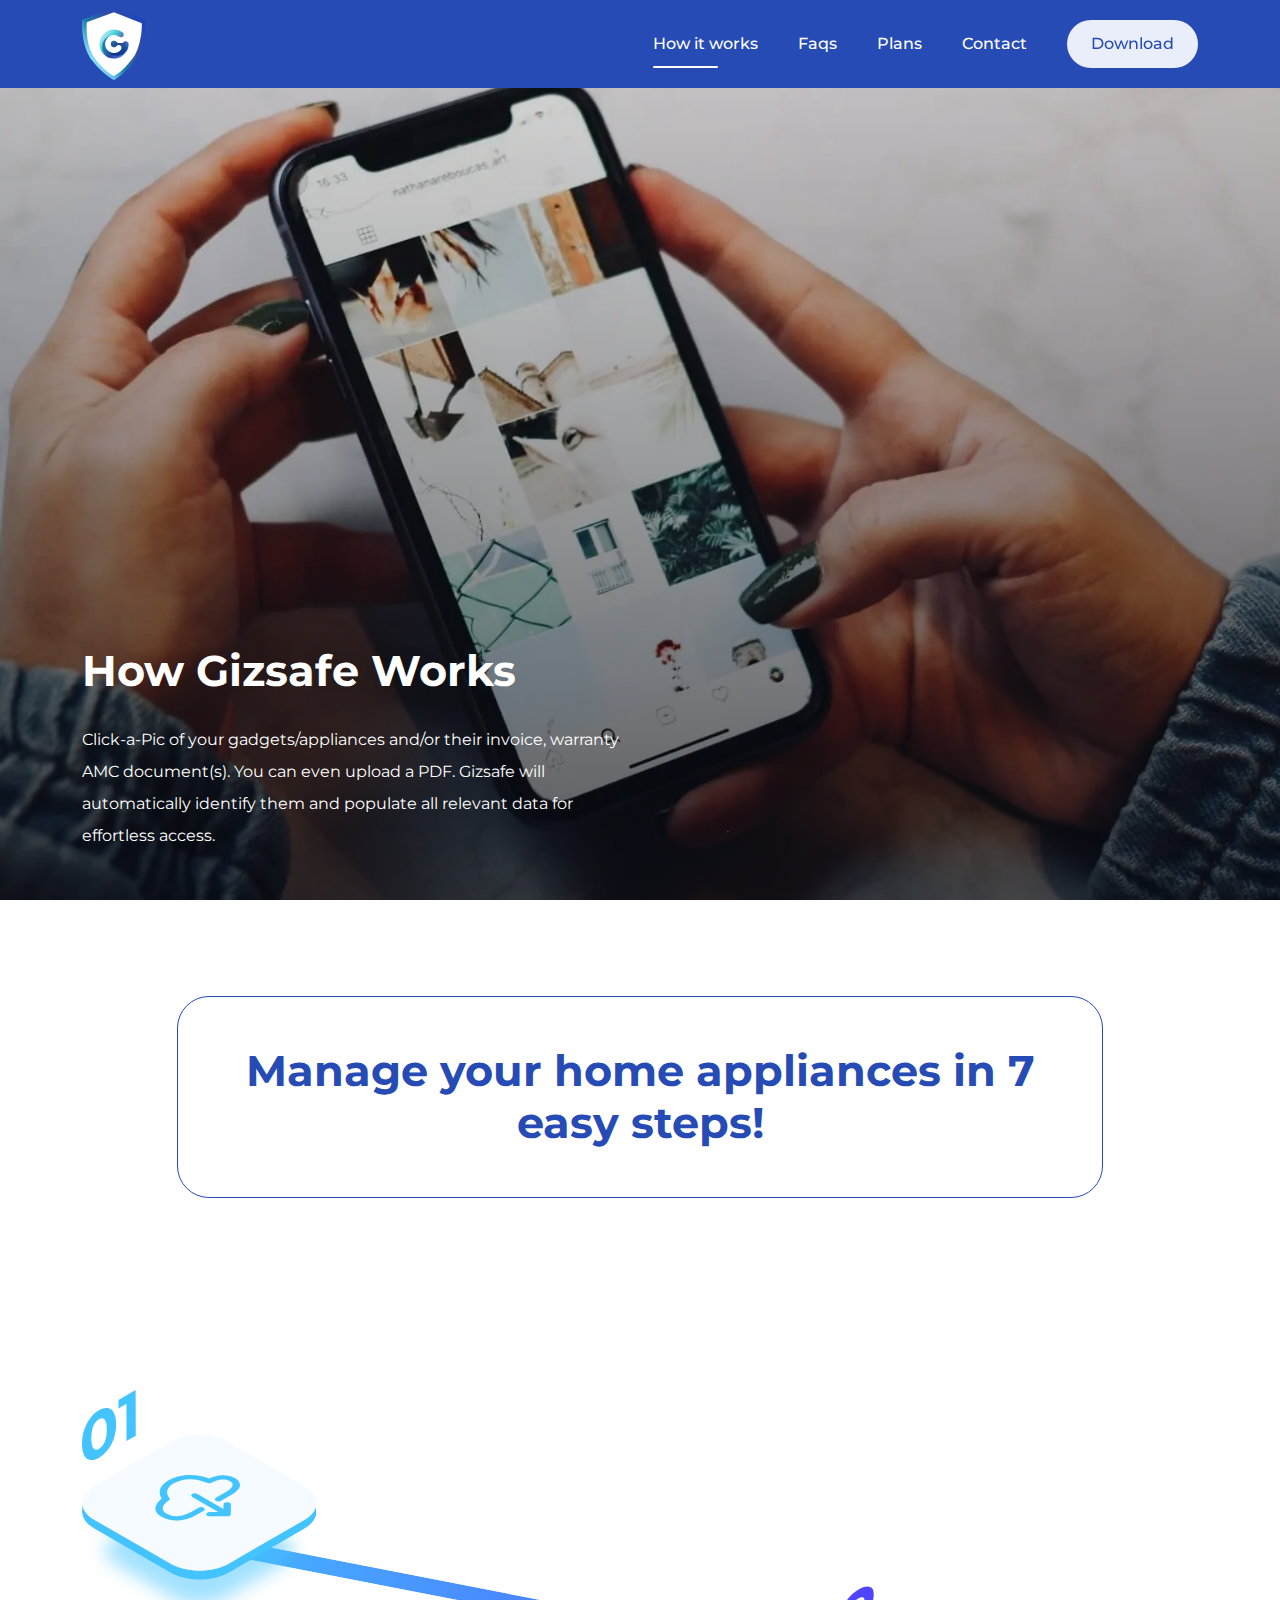
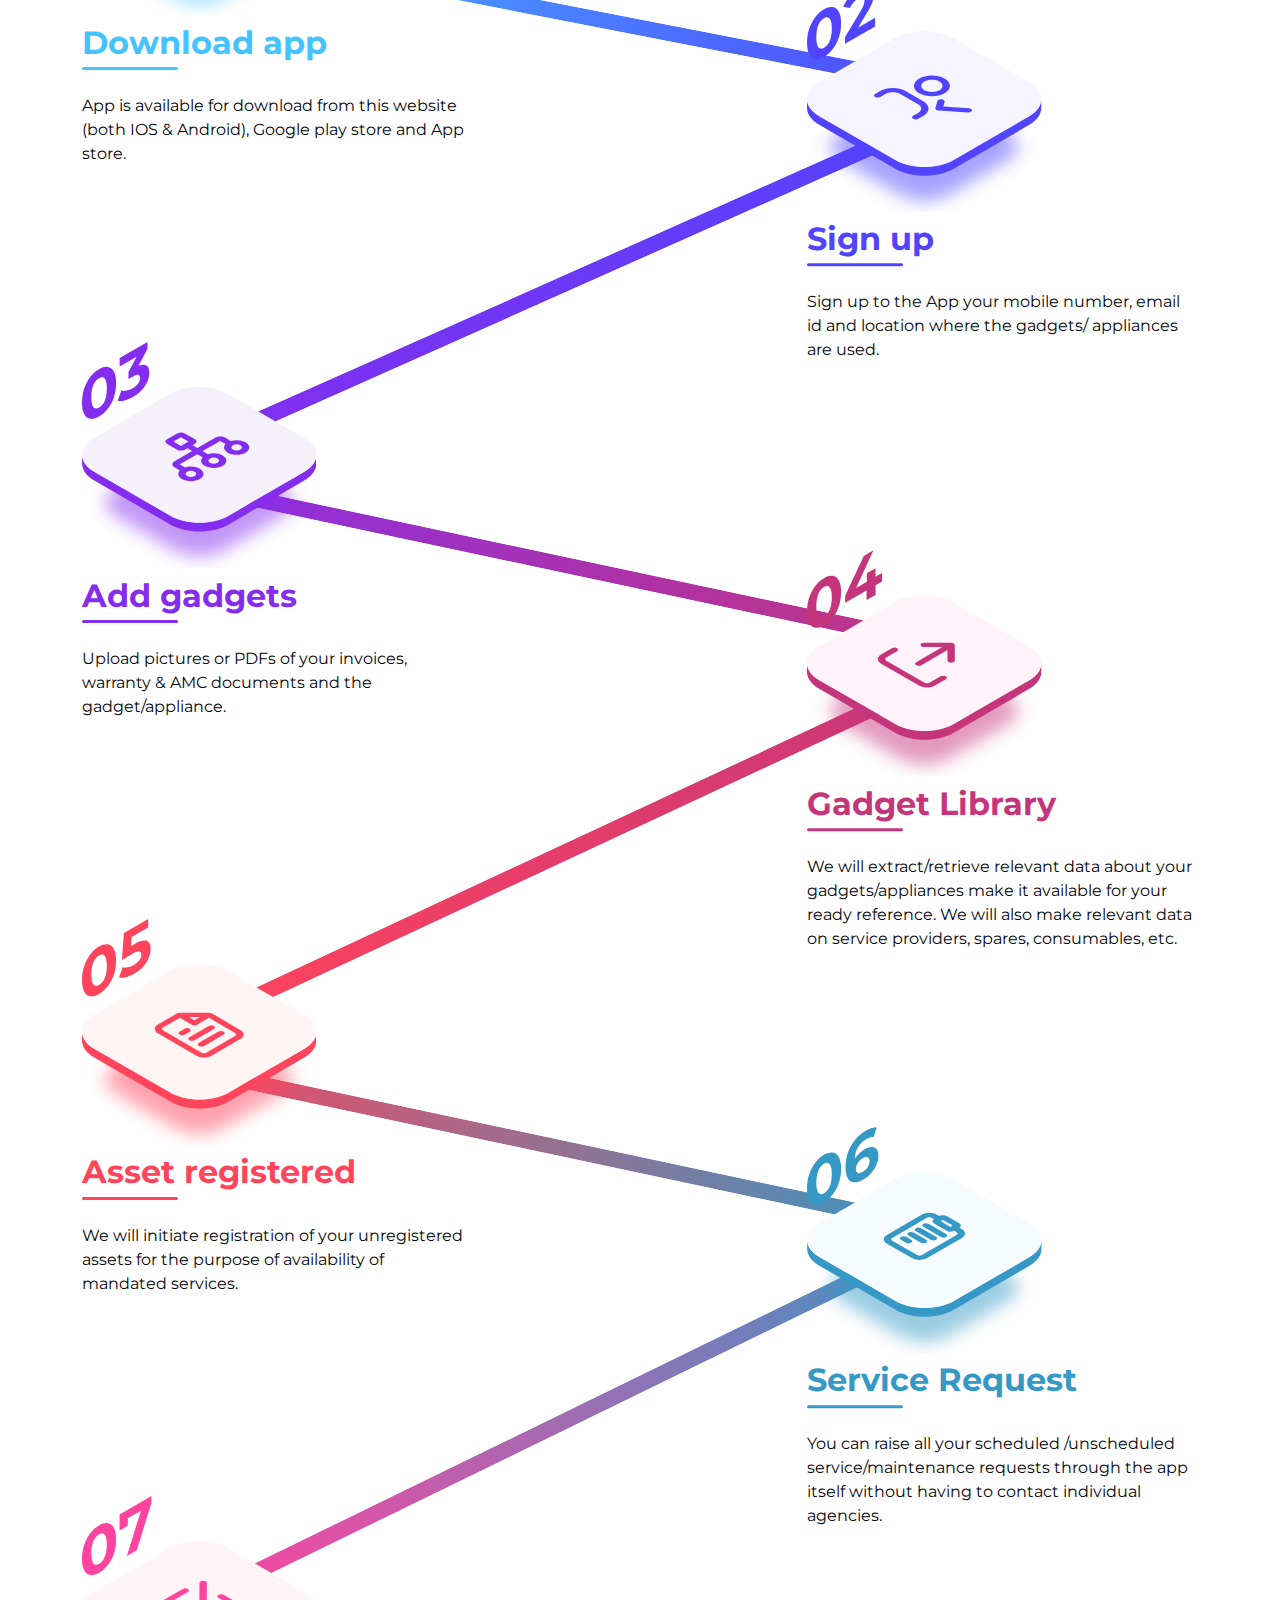
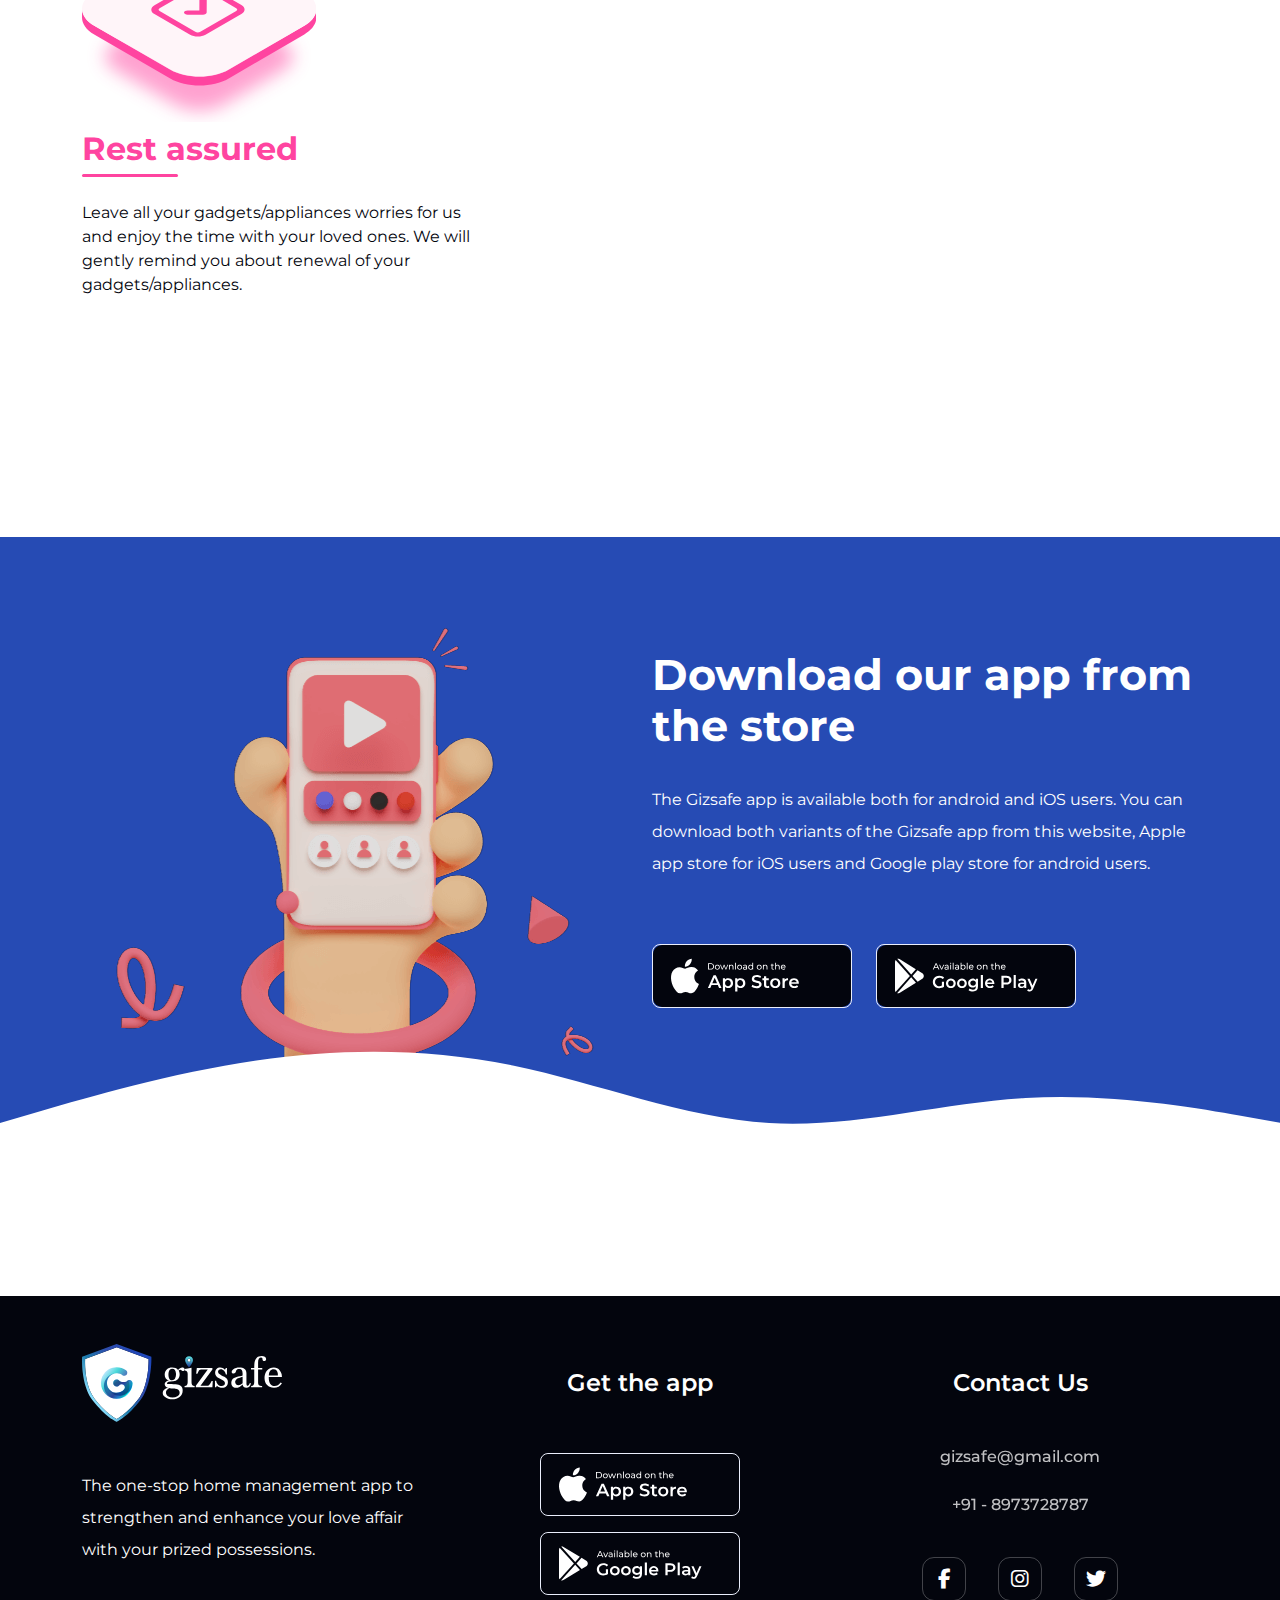
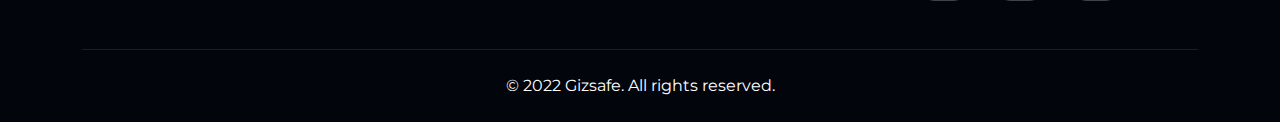
<file: Website/how-it-works.html>
<!DOCTYPE html>
<html lang="en">
  <head>
    <!-- Required Meta Tags -->
    <meta charset="UTF-8" />
    <meta http-equiv="X-UA-Compatible" content="IE=edge" />
    <meta name="viewport" content="width=device-width, initial-scale=1.0" />
    <!-- SEO based tags -->
    <meta name="theme-color" content="#264BB4" />
    <meta name="robots" content="index,follow" />
    <title>Gizsafe - Your one-stop home app</title>
    <link rel="canonical" href="http://gizsafe.com/how-it-works.html" />
    <!-- <meta name="keywords" content="Software Development Company, Outsource Software Development, Software Development Companies, Outsource Software Development Companies" />
    <meta name="description" content="An award winning software development company in India having 10+ yrs of experience and offers best outsource software development in India."> -->
    <!-- Favicons -->
    <link rel="apple-touch-icon" sizes="180x180" href="images/favicon/apple-touch-icon.png">
    <link rel="icon" type="image/png" sizes="32x32" href="images/favicon/favicon-32x32.png">
    <link rel="icon" type="image/png" sizes="16x16" href="images/favicon/favicon-16x16.png">
    <link rel="icon" type="image/x-icon" href="images/favicon/favicon.ico">
    <link rel="manifest" href="images/favicon/site.webmanifest">
    <!-- Fonts Link -->
    <link rel="preconnect" href="https://fonts.googleapis.com" />
    <link rel="preconnect" href="https://fonts.gstatic.com" crossorigin />
    <link rel="stylesheet" href="https://fonts.googleapis.com/css2?family=Montserrat:ital,wght@0,100;0,200;0,300;0,400;0,500;0,600;0,700;0,800;0,900;1,100;1,200;1,300;1,400;1,500;1,600;1,700;1,800;1,900&display=swap"/>
    <link rel="stylesheet" href="https://cdnjs.cloudflare.com/ajax/libs/font-awesome/6.2.0/css/all.min.css" />
    <!-- Required CSS -->
    <link rel="stylesheet" href="https://cdn.jsdelivr.net/npm/bootstrap@5.2.0/dist/css/bootstrap.min.css"/>
    <link rel="stylesheet" href="css/styles.css" />
    <link rel="stylesheet" href="css/animation.css" />
    <link rel="stylesheet" href="css/responsive.css" />
  </head>
  <body>
    <!-- Header Navigation -->
    <nav id="navbar_top" class="navbar navbar-expand-md navbar-dark bg-primary smooth_cubic_trans">
      <div class="container-fluid container-lg smooth_ease_trans">
        <a class="navbar-brand smooth_cubic_trans p-0 m-0" href="http://gizsafe.com/">
          <img class="img-fluid smooth_cubic_trans" src="images/logo-icon.svg" alt="Gizsafe Logo">
        </a>
        <button class="navbar-toggler smooth_cubic_trans collapsed" type="button" data-bs-toggle="collapse" data-bs-target="#navmenu" aria-controls="navmenu" aria-expanded="false" aria-label="Toggle navigation">
          <span class="toggler_icons smooth_cubic_trans">
            <span class="icon-bar first-bar smooth_cubic_trans"></span>
            <span class="icon-bar second-bar smooth_cubic_trans"></span>
            <span class="icon-bar third-bar smooth_cubic_trans"></span>
          </span>
          <span class="toggler-txt">Menu</span>
        </button>
        <div class="collapse navbar-collapse smooth_ease_trans" id="navmenu">
          <ul class="navbar-nav smooth_ease_trans py-4 py-md-0 ms-md-auto">
            <li class="nav-item smooth_ease_trans">
              <a class="nav-link px-3 px-md-0 fast_cubic_trans active" aria-current="page" href="#">How it works</a>
            </li>
            <li class="nav-item smooth_ease_trans">
              <a class="nav-link px-3 px-md-0 fast_cubic_trans" href="faqs.html">Faqs</a>
            </li>
            <li class="nav-item smooth_ease_trans">
              <a class="nav-link px-3 px-md-0 fast_cubic_trans" type="button" data-bs-toggle="modal" data-bs-target="#planModal">Plans</a>
            </li>
            <li class="nav-item smooth_ease_trans">
              <a class="nav-link px-3 px-md-0 fast_cubic_trans" href="contact.html">Contact</a>
            </li>
            <li class="nav-item smooth_ease_trans nav-btn">
              <a class="btn btn-light rounded-pill fast_cubic_trans" href="#download">Download</a>
            </li>
          </ul>
        </div>
      </div>
    </nav>
    <!-- Hero Section -->
    <section class="inner-banner how-banner py-5">
      <div class="container smooth_ease_trans">
        <div class="row smooth_ease_trans">
          <div class="col-lg-6 smooth_ease_trans">
            <div class="banner-cont smooth_ease_trans text-center text-lg-start text-white">
              <h1 class="title fw-bold smooth_ease_trans text-capitalize lh-1 pb-4">How gizsafe works</h1>
              <p class="detail smooth_ease_trans lh-lg mb-0">Click-a-Pic of your gadgets/appliances and/or their invoice, warranty AMC document(s). You can even upload a PDF. Gizsafe will automatically identify them and populate all relevant data for effortless access.</p>
            </div>
          </div>
        </div>
      </div>
    </section>
    <!-- Main Particle Section -->
    <!-- <main id="particles-js" class="particle-section pt-md-5">
      <section class="main-content pb-5 pt-md-5">
        <div class="sec-spacer d-none d-md-block"></div>
        <div class="container py-md-5">
          <div class="row align-items-center justify-content-center smooth_ease_trans gy-5 gy-lg-0">
            <div class="col-lg-6 smooth_ease_trans">
              <div class="section-details text-center text-lg-start">
                <h2 class="main-title fw-exbold text-capitalize text-dark">Category page and add gadget.</h2>
                <p class="pt-3 pb-5 lh-lg">Lorem ipsum dolor sit amet, consectetur adipiscing elit, sed do iusmod tempor incididunt ut labore et dolore magna aliqua.</p>
                <a class="btn btn-primary mx-auto ms-lg-0" href="#">Learn More</a>
              </div>
            </div>
            <div class="col-lg-6 smooth_ease_trans">
              <div class="main-image text-center">
                <svg class="anim-shape top-right" xmlns="http://www.w3.org/2000/svg" width="250" height="250" viewBox="0 0 350 350">
                  <rect id="light-square" width="350" height="350" rx="69" fill="#70c5eb"/>
                </svg>
                <img class="img-fluid smooth_ease_trans" src="images/index/home-category.png" alt="Gizsafe category page and add gadget">
                <svg class="anim-shape bottom-left" xmlns="http://www.w3.org/2000/svg" width="250" height="250" viewBox="0 0 512 350">
                  <path id="dark-triangle" d="M212.415,59.589a54,54,0,0,1,87.171,0l149.6,204.531C475.28,299.8,449.8,350,405.6,350H106.4c-44.2,0-69.68-50.2-43.585-85.88Z" fill="#274cb7"/>
                </svg>
              </div>
            </div>
          </div>
        </div>
        <div class="sec-spacer"></div>
      </section>
      <section class="main-content light-bg py-5">
        <div class="sec-spacer"></div>
        <div class="container py-md-5">
          <div class="row align-items-center justify-content-center smooth_ease_trans gy-5 gy-lg-0">
            <div class="col-lg-6 order-last order-lg-first smooth_ease_trans">
              <div class="main-image text-center">
                <svg class="anim-shape top-left" xmlns="http://www.w3.org/2000/svg" width="250" height="250" viewBox="0 0 350 350">
                  <rect id="light-square" width="350" height="350" rx="69" fill="#70c5eb"/>
                </svg>
                <img class="img-fluid smooth_ease_trans" src="images/how-it-works/picture-upload.png" alt="Gizsafe upload the picture Of your gadget">
                <svg class="anim-shape bottom-right" xmlns="http://www.w3.org/2000/svg" width="250" height="250" viewBox="0 0 350 350">
                  <rect id="dark-square" width="350" height="350" rx="128" fill="#274cb7"/>
                </svg>
              </div>
            </div>
            <div class="col-lg-6 order-first order-lg-last smooth_ease_trans">
              <div class="section-details text-center text-lg-start">
                <h2 class="main-title fw-exbold text-capitalize text-dark">Upload the picture Of your gadget.</h2>
                <p class="pt-3 pb-5 lh-lg">Lorem ipsum dolor sit amet, consectetur adipiscing elit, sed do iusmod tempor incididunt ut labore et dolore magna aliqua.</p>
                <a class="btn btn-primary mx-auto ms-lg-0" href="#">Learn More</a>
              </div>
            </div>
          </div>
        </div>
        <div class="sec-spacer"></div>
      </section>
      <section class="main-content py-5">
        <div class="sec-spacer"></div>
        <div class="container py-md-5">
          <div class="row align-items-center justify-content-center smooth_ease_trans gy-5 gy-lg-0">
            <div class="col-lg-6 smooth_ease_trans">
              <div class="section-details text-center text-lg-start">
                <h2 class="main-title fw-exbold text-capitalize text-dark">Store all the documents Of the gadget.</h2>
                <p class="pt-3 pb-5 lh-lg">Lorem ipsum dolor sit amet, consectetur adipiscing elit, sed do iusmod tempor incididunt ut labore et dolore magna aliqua.</p>
                <a class="btn btn-primary mx-auto ms-lg-0" href="#">Learn More</a>
              </div>
            </div>
            <div class="col-lg-6 smooth_ease_trans">
              <div class="main-image text-center">
                <svg class="anim-shape top-left" xmlns="http://www.w3.org/2000/svg" width="250" height="250" viewBox="0 0 350 350">
                  <rect id="light-square" width="350" height="350" rx="69" fill="#70c5eb"/>
                </svg>
                <img class="img-fluid smooth_ease_trans" src="images/how-it-works/store-documents.png" alt="Gizsafe store all the documents Of the gadget">
                <svg class="anim-shape bottom-right" xmlns="http://www.w3.org/2000/svg" width="250" height="250" viewBox="0 0 350 350">
                  <rect id="dark-square" width="350" height="350" rx="128" fill="#274cb7"/>
                </svg>
              </div>
            </div>
          </div>
        </div>
        <div class="sec-spacer"></div>
      </section>
      <section class="main-content light-bg py-5">
        <div class="sec-spacer"></div>
        <div class="container py-md-5">
          <div class="row align-items-center justify-content-center smooth_ease_trans gy-5 gy-lg-0">
            <div class="col-lg-6 order-last order-lg-first smooth_ease_trans">
              <div class="main-image text-center">
                <svg class="anim-shape top-right" xmlns="http://www.w3.org/2000/svg" width="250" height="250" viewBox="0 0 350 350">
                  <rect id="light-square" width="350" height="350" rx="69" fill="#70c5eb"/>
                </svg>
                <img class="img-fluid smooth_ease_trans" src="images/index/information.png" alt="Gizsafe Home organization isn’t one size fits all">
                <svg class="anim-shape bottom-left" xmlns="http://www.w3.org/2000/svg" width="250" height="250" viewBox="0 0 512 350">
                  <path id="dark-triangle" d="M212.415,59.589a54,54,0,0,1,87.171,0l149.6,204.531C475.28,299.8,449.8,350,405.6,350H106.4c-44.2,0-69.68-50.2-43.585-85.88Z" fill="#274cb7"/>
                </svg>
              </div>
            </div>
            <div class="col-lg-6 order-first order-lg-last smooth_ease_trans">
              <div class="section-details text-center text-lg-start">
                <h2 class="main-title fw-exbold text-capitalize text-dark">All information of gadget in one place.</h2>
                <p class="pt-3 pb-5 lh-lg">Lorem ipsum dolor sit amet, consectetur adipiscing elit, sed do iusmod tempor incididunt ut labore et dolore magna aliqua.</p>
                <a class="btn btn-primary mx-auto ms-lg-0" href="#">Learn More</a>
              </div>
            </div>
          </div>
        </div>
        <div class="sec-spacer"></div>
      </section>
    </main> -->
    <!-- Main Particle Section -->
    <main class="particle-section">
      <section class="solution-hero smooth_ease_trans py-5">
        <div class="container-fluid container-md smooth_ease_trans py-5">
          <div class="row justify-content-center smooth_ease_trans">
            <div class="col-lg-10 smooth_ease_trans">
              <div class="hero-heading smooth_ease_trans text-center p-4 p-lg-5">
                <h1 class="main-title smooth_ease_trans fw-bold text-primary mb-0">Manage your home appliances in 7 easy steps!</h1>
              </div>
            </div>
          </div>
        </div>
      </section>
      <section class="solution-block smooth_ease_trans pb-5 pt-lg-5">
        <div class="container-fluid container-md steps-container smooth_ease_trans py-md-5">
          <div class="steps-link-path smooth_ease_trans">
            <div class="step-connector path_1 smooth_ease_trans"><span class="animated-path"></span></div>
            <div class="step-connector path_2 smooth_ease_trans"><span class="animated-path"></span></div>
            <div class="step-connector path_3 smooth_ease_trans"><span class="animated-path"></span></div>
            <div class="step-connector path_4 smooth_ease_trans"><span class="animated-path"></span></div>
            <div class="step-connector path_5 smooth_ease_trans"><span class="animated-path"></span></div>
            <div class="step-connector path_6 smooth_ease_trans"><span class="animated-path"></span></div>
          </div>
          <div class="solution-steps step-1 mb-5 mb-md-0 smooth_ease_trans">
            <div class="step-number smooth_ease_trans">
              <svg class="step-icon smooth_ease_trans" xmlns="http://www.w3.org/2000/svg" x="0px" y="0px" viewBox="0 0 512 512">
                <defs>
                  <filter id="shadow_blur">
                    <feGaussianBlur in="SourceGraphic" stdDeviation="20" />
                  </filter>
                </defs>
                <path id="shadow" class="primary-fill opacity-50" filter="url(#shadow_blur)" d="M439.6,320.4c28.3,16.4,28.5,42.9,0.3,59.2l-132.2,76.8c-28.2,16.4-74,16.4-102.3,0L72.4,379.6C44,363.2,43.9,336.7,72,320.4l132.2-76.8c28.2-16.4,74-16.4,102.3,0L439.6,320.4z"/>
                <g id="icon-base">
                  <path class="primary-fill" d="M486.1,283.5L321,379.4c-35.2,20.5-92.4,20.5-127.8,0L27,283.5C9.2,273.3,0.3,259.7,0.4,246.2v19.1c0,13.4,8.8,27,26.6,37.3l166.2,95.9c35.4,20.5,92.6,20.5,127.8,0l165.1-95.9c17.5-10.1,26.2-23.4,26.2-36.8v-19.1C512.3,260.1,503.6,273.3,486.1,283.5z"/>
                  <path class="base-fill" d="M485.7,209.4c35.4,20.5,35.6,53.6,0.4,74L321,379.3c-35.2,20.5-92.4,20.5-127.8,0L27,283.4c-35.4-20.5-35.6-53.6-0.4-74l165.1-95.9c35.2-20.5,92.4-20.5,127.8,0L485.7,209.4z"/>
                </g>
                <g id="download-icon">
                  <path class="primary-fill" d="M311.6,246.4c1.5-0.8,3.5-1.4,5.7-1.4c4.4,0,8,2.1,8,4.6l-0.2,21.8c0,1.3-0.9,2.4-2.4,3.3c-1.5,0.8-3.5,1.4-5.7,1.4l-37.7,0c-4.4,0-8-2.1-8-4.6c0-1.3,0.9-2.4,2.4-3.3c1.5-0.8,3.5-1.4,5.7-1.4l18.4,0l-56.9-33.1c-3.1-1.8-3.1-4.7,0-6.6c3.1-1.8,8.2-1.8,11.3,0l56.9,33.1l0.1-10.7C309.2,248.4,310.1,247.2,311.6,246.4z"/>
                  <path class="primary-fill" d="M326,189c2.8,0.9,5.4,2.1,7.9,3.5c4,2.3,7,4.9,8.9,7.7c1.9,2.7,2.6,5.6,2.4,8.4c-0.2,1.9-0.8,3.7-1.8,5.5c-1.3,2.4-3.2,4.6-5.5,6.8c-3.1,2.9-7,5.6-11.4,8.2L304,242c-3.1,1.8-8.2,1.8-11.3,0s-3.1-4.7,0-6.6l22.5-13c3.6-2.1,6.7-4.3,9-6.4c2.3-2.1,3.8-4.2,4.5-6.1c0.5-1.3,0.6-2.5,0.4-3.6c-0.3-1.5-1.1-3-2.8-4.6c-1-0.9-2.2-1.8-3.8-2.7c-2.6-1.5-5.1-2.4-7.7-2.9c-2.5-0.5-5.2-0.7-8-0.5c-1.9,0.1-3.9,0.3-5.9,0.7c-2.7,0.5-5.4,1.2-8.1,2.1c-3.6,1.2-7,2.7-9.9,4.2c-2.9,1.5-7.4,1.6-10.4,0.2c-6.2-2.9-12.7-5-19.1-6.3c-6.4-1.3-12.9-1.8-19.1-1.6c-12.5,0.3-24.3,3.4-33.8,8.8c-6.7,3.9-10.7,8.1-12.8,12.3c-2.1,4.2-2.2,8.5-1,12.5c0.8,2.6,2.3,5.1,4.2,7.2c1.5,1.7,1.1,3.6-1,5.1c-4.1,2.9-7.5,5.9-9.8,8.9c-2.3,3-3.6,6-3.7,8.7c-0.1,1.8,0.4,3.6,1.3,5.3c1.3,2.3,3.6,4.5,7.4,6.7c4.3,2.5,8.8,3.9,13.5,4.7c4.7,0.7,9.8,0.7,15.1,0c3.5-0.5,7.1-1.3,10.7-2.4c4.8-1.5,9.5-3.5,13.8-6l16.5-9.6c3.1-1.8,8.2-1.8,11.3,0c3.1,1.8,3.1,4.7,0,6.6l-16.5,9.6c-6.1,3.5-12.8,6.3-20,8.3c-7.2,2-14.7,3.2-22.4,3.3c-5.1,0.1-10.2-0.3-15.1-1.3c-6.6-1.3-12.8-3.5-18.2-6.6c-6-3.5-10-7.5-12-11.7c-1.9-4.2-1.8-8.5-0.2-12.6c1-2.7,2.7-5.4,4.9-8c2.2-2.6,4.9-5.1,7.9-7.5c-2.6-3.8-4.3-8-4.5-12.4c-0.4-5.5,1.4-11.4,6.1-17c3.1-3.7,7.5-7.4,13.2-10.7c9.1-5.3,20.2-8.9,32.2-10.5c12-1.7,24.8-1.3,37.3,1.1c6.4,1.3,12.7,3.1,18.7,5.5c2.3-1,4.7-2,7.3-2.8c4.6-1.5,9.6-2.8,15-3.6c3.6-0.5,7.3-0.7,11.2-0.6C316,186.5,321.2,187.3,326,189z"/>
                </g>
                <g id="icon-number">
                  <path class="primary-fill" d="M69.6,49.5c3.3,5.8,4.9,14.2,4.9,25.2c0,10.9-1.6,21.2-4.8,30.8c-3.2,9.6-7.6,18-13.2,25.3c-5.6,7.3-12,13-19.2,17.1c-7.1,4.1-13.5,5.8-19.1,5c-5.6-0.8-10.1-4.1-13.3-10C1.7,137,0,128.6,0,117.7c0-10.9,1.6-21.2,4.8-30.8c3.2-9.6,7.6-18,13.2-25.3c5.6-7.3,12-13,19.1-17.1c7.2-4.2,13.6-5.8,19.2-5S66.3,43.6,69.6,49.5z M52.1,106c1.4-5.6,2.1-12.1,2.1-19.7c0-7.5-0.8-13.2-2.2-17.1c-1.5-3.9-3.5-6.2-6-7c-2.5-0.7-5.5-0.1-8.9,1.8c-3.3,1.9-6.2,4.7-8.7,8.3c-2.5,3.7-4.5,8.3-5.9,13.9c-1.4,5.6-2.1,12.1-2.1,19.7c0,7.5,0.8,13.2,2.2,17.1c1.5,3.9,3.5,6.2,6,7c2.5,0.7,5.4,0.1,8.8-1.8c3.4-2,6.3-4.8,8.9-8.4C48.7,116.2,50.7,111.6,52.1,106"/>
                  <polygon class="primary-fill" points="117.2,0 117.5,99.9 97.3,111.5 97.1,30.2 79.7,40.2 79.7,21.6"/>
                </g>
              </svg>
              <!-- <img class="img-fluid smooth_ease_trans" src="images/solutions/download.svg" alt="Download Gizsafe"> -->
            </div>
            <h2 class="step-title smooth_ease_trans fw-bold pb-2 mb-4">Download app</h2>
            <p class="step-details smooth_ease_trans">App is available for download from this website (both IOS & Android), Google play store and App store.</p>
          </div>
          <div class="solution-steps step-2 mb-5 mb-md-0 smooth_ease_trans">
            <div class="step-number smooth_ease_trans">
              <svg class="step-icon smooth_ease_trans" xmlns="http://www.w3.org/2000/svg" x="0px" y="0px" viewBox="0 0 512 512">
                <path id="shadow" class="primary-fill opacity-50" filter="url(#shadow_blur)" d="M439.6,320.4c28.3,16.4,28.5,42.9,0.3,59.2l-132.2,76.8c-28.2,16.4-74,16.4-102.3,0L72.4,379.6C44,363.2,43.9,336.7,72,320.4l132.2-76.8c28.2-16.4,74-16.4,102.3,0L439.6,320.4z"/>
                <g id="icon-base" transform="translate(68.272 0)">
                  <path class="primary-fill" d="M417.4,283.4l-165.1,95.9c-35.2,20.4-92.3,20.4-127.8,0l-166.1-95.9c-17.8-10.3-26.7-23.8-26.7-37.3v19.1c0,13.5,8.8,27,26.7,37.3l166.1,95.9c35.4,20.4,92.6,20.4,127.8,0l165.1-95.9c17.4-10.2,26.2-23.5,26.2-36.8l0.1-19.1C443.6,260,434.8,273.3,417.4,283.4z"/>
                  <path class="base-fill" d="M417,209.5c35.4,20.4,35.6,53.5,0.4,74l-165.1,95.9c-35.2,20.4-92.3,20.4-127.8,0l-166.1-95.9c-35.4-20.4-35.6-53.5-0.4-74L123,113.6c35.2-20.4,92.3-20.4,127.8,0L417,209.5z"/>
                </g>
                <g id="icon-number">
                  <path class="primary-fill" d="M69.6,55.3c3.3,5.8,4.9,14.2,4.9,25.2c0,10.9-1.6,21.2-4.8,30.8c-3.2,9.6-7.6,18-13.2,25.3c-5.6,7.3-12,13-19.2,17.1c-7.1,4.1-13.5,5.8-19.1,5c-5.6-0.8-10.1-4.1-13.3-10C1.7,142.8,0,134.4,0,123.4c0-10.9,1.6-21.2,4.8-30.8c3.2-9.6,7.6-18,13.2-25.3c5.6-7.3,12-13,19.1-17.1c7.2-4.2,13.6-5.8,19.2-5S66.3,49.4,69.6,55.3zM52.1,111.8c1.4-5.6,2.1-12.1,2.1-19.7c0-7.5-0.8-13.2-2.2-17.1c-1.5-3.9-3.5-6.2-6-7c-2.5-0.7-5.5-0.1-8.9,1.8c-3.3,1.9-6.2,4.7-8.7,8.3c-2.5,3.7-4.5,8.3-5.9,13.9c-1.4,5.6-2.1,12.1-2.1,19.7c0,7.5,0.8,13.2,2.2,17.1c1.5,3.9,3.5,6.2,6,7c2.5,0.7,5.4,0.1,8.8-1.8c3.4-2,6.3-4.8,8.9-8.4C48.7,122,50.7,117.4,52.1,111.8"/>
                  <path class="primary-fill" d="M113.4,6.2c6.5-3.7,12.1-5.8,17-6.1c4.8-0.4,8.6,0.9,11.3,3.7c2.7,2.8,4.1,7.3,4.1,13.4c0,3.2-0.3,6.7-1,10.2c-0.7,3.6-2.1,7.8-4.2,12.5c-2.1,4.7-5.2,10.5-9.2,17.2l-20,33.3l37.4-21.6l0.1,18.8l-65.7,37.9l0-15l33.4-55.7c2.6-4.3,4.6-7.9,5.8-10.8c1.2-2.9,2.1-5.4,2.5-7.5c0.4-2.1,0.7-3.9,0.7-5.4c0-4-1.2-6.4-3.6-7.2c-2.4-0.8-5.8,0.2-10.4,2.8c-3.6,2.1-7,4.9-10.1,8.3c-3.1,3.4-5.7,7.4-7.9,12.1L79,44.7c3.3-7.6,7.9-14.8,13.9-21.6C98.8,16.3,105.7,10.7,113.4,6.2z"/>
                </g>
                <g id="user-icon">
                  <path class="primary-fill" d="M253.9,250.9c7.4,4.3,11.5,10,11.6,16.1c0,6-4.1,11.8-11.4,16.1l-11,6.4c-3.1,1.8-8.2,1.8-11.3,0c-3.1-1.8-3.2-4.7,0-6.6l11-6.4c4.3-2.5,6.8-5.9,6.8-9.5c0-3.6-2.5-7-6.9-9.5l-38.8-22.4c-4.4-2.5-10.3-3.9-16.5-3.9c-6.2,0-12.1,1.4-16.4,3.9l-11,6.4c-3.1,1.8-8.2,1.8-11.3,0c-3.1-1.8-3.2-4.7,0-6.6l11-6.4c7.3-4.3,17.3-6.7,27.7-6.7c10.4,0,20.4,2.4,27.8,6.7L253.9,250.9z"/>
                  <path class="primary-fill" d="M234.4,221.8c-1.5-4.3-0.8-8.8,2.1-12.9c1.9-2.7,4.8-5.3,8.6-7.5c5.7-3.3,12.8-5.4,20.2-6.2c7.4-0.8,15.2-0.4,22.3,1.2c4.7,1.1,9.2,2.8,13,5c5.7,3.3,9.4,7.4,10.8,11.7c1.5,4.3,0.8,8.8-2.1,12.9c-1.9,2.7-4.8,5.3-8.6,7.5c-5.7,3.3-12.8,5.4-20.2,6.2c-7.4,0.8-15.2,0.4-22.3-1.2c-4.7-1.1-9.2-2.8-13-5C239.5,230.2,235.9,226.1,234.4,221.8zM264.1,204.9c-2.8,0.7-5.4,1.6-7.7,3c-3.4,2-5.5,4.4-6.3,6.9c-0.8,2.6-0.4,5.2,1.3,7.6c1.1,1.6,2.8,3.1,5.1,4.4c3.4,2,7.6,3.2,12,3.7c4.4,0.5,9,0.2,13.2-0.7c2.8-0.7,5.4-1.6,7.7-3c3.4-2,5.5-4.4,6.3-6.9c0.8-2.5,0.4-5.2-1.3-7.6c-1.1-1.6-2.8-3.1-5.1-4.5c-3.4-2-7.6-3.2-12-3.7C272.9,203.7,268.3,204,264.1,204.9"/>
                  <path class="primary-fill" d="M360.6,271.4c-0.5,2.5-4.4,4.4-8.8,4.1l-64.3-4.2c-1.8-0.1-3.5-0.6-4.8-1.3c-0.3-0.2-0.5-0.3-0.7-0.5c-1.3-1-1.9-2.3-1.5-3.6l4.5-15.4c0.7-2.5,4.9-4.2,9.2-3.8c1.7,0.2,3.2,0.6,4.3,1.3c1.8,1,2.7,2.5,2.3,4.1l-3.1,10.6l55.9,3.7c1.9,0.1,3.5,0.6,4.8,1.3C360,268.6,360.9,269.9,360.6,271.4z"/>
                </g>
              </svg>
              <!-- <img class="img-fluid smooth_ease_trans" src="images/solutions/signup.svg" alt="Signup Gizsafe"> -->
            </div>
            <h2 class="step-title smooth_ease_trans fw-bold pb-2 mb-4">Sign up</h2>
            <p class="step-details smooth_ease_trans">Sign up to the App your mobile number, email id and location where the gadgets/ appliances are used.</p>
          </div>
          <div class="solution-steps step-3 mb-5 mb-md-0 smooth_ease_trans">
            <div class="step-number smooth_ease_trans">
              <svg class="step-icon smooth_ease_trans" xmlns="http://www.w3.org/2000/svg" x="0px" y="0px" viewBox="0 0 512 512">
                <path id="shadow" class="primary-fill opacity-50" filter="url(#shadow_blur)" d="M439.6,320.4c28.3,16.4,28.5,42.9,0.3,59.2l-132.2,76.8c-28.2,16.4-74,16.4-102.3,0L72.4,379.6C44,363.2,43.9,336.7,72,320.4l132.2-76.8c28.2-16.4,74-16.4,102.3,0L439.6,320.4z"/>
                <g id="icon-base" transform="translate(68.631 0)">
                  <path class="primary-fill" d="M417,283.5l-165,95.9c-35.2,20.5-92.3,20.5-127.7,0l-166.1-95.9c-17.8-10.3-26.7-23.7-26.7-37.2v19.1c0,13.5,8.9,26.9,26.7,37.2l166.1,95.9c35.4,20.5,92.5,20.5,127.7,0l165-95.9c17.5-10.2,26.2-23.4,26.3-36.8l0.1-19.1C443.2,260,434.5,273.4,417,283.5z"/>
                  <path class="base-fill" d="M416.5,209.5c35.4,20.5,35.6,53.5,0.4,74l-165,95.9c-35.2,20.5-92.3,20.5-127.7,0l-166.1-95.9c-35.4-20.5-35.6-53.5-0.4-74l165-95.9c35.2-20.5,92.3-20.5,127.7,0L416.5,209.5z"/>
                </g>
                <g id="icon-number">
                  <path class="primary-fill" d="M69.6,64.5c3.3,5.8,4.9,14.2,4.9,25.2c0,10.9-1.6,21.2-4.8,30.8c-3.2,9.6-7.6,18-13.2,25.3c-5.6,7.3-12,13-19.2,17.1c-7.1,4.1-13.5,5.8-19.1,5c-5.6-0.8-10.1-4.1-13.3-10C1.7,152,0,143.6,0,132.6c0-10.9,1.6-21.2,4.8-30.8c3.2-9.6,7.6-18,13.2-25.3c5.6-7.3,12-13,19.1-17.1c7.2-4.2,13.6-5.8,19.2-5S66.3,58.6,69.6,64.5z M52.1,121c1.4-5.6,2.1-12.1,2.1-19.7c0-7.5-0.8-13.2-2.2-17.1c-1.5-3.9-3.5-6.2-6-7c-2.5-0.7-5.5-0.1-8.9,1.8c-3.3,1.9-6.2,4.7-8.7,8.3c-2.5,3.7-4.5,8.3-5.9,13.9c-1.4,5.6-2.1,12.1-2.1,19.7c0,7.5,0.8,13.2,2.2,17.1c1.5,3.9,3.5,6.2,6,7c2.5,0.7,5.4,0.1,8.8-1.8c3.4-2,6.3-4.8,8.9-8.4C48.7,131.2,50.7,126.6,52.1,121"/>
                  <path class="primary-fill" d="M143.1,0l0,15l-19.5,36.8c6.4-2.5,11.5-3,15.3-1.3c5.5,2.4,8.2,7.9,8.3,16.5c0,5.6-1.3,11.6-3.8,18c-2.6,6.4-6.5,12.6-11.8,18.7c-5.3,6.1-12.1,11.5-20.3,16.3c-6,3.5-12,6-18,7.6c-6,1.6-11,1.9-15.2,0.8l7.8-22.2c3.3,0.8,7.2,0.8,11.6-0.1c4.4-0.9,8.8-2.7,13.3-5.2c5.1-2.9,9-6.4,11.9-10.3c2.9-4,4.3-7.9,4.3-11.9c0-3.8-1.3-6.1-3.9-6.8c-2.6-0.7-6.7,0.6-12.4,3.9l-9.2,5.3l0-15.3l17.8-33.6l-37,21.3l-0.1-18.5L143.1,0z"/>
                </g>
                <path id="category-icon" class="primary-fill" d="M324.9,216.3c10.4-3.2,23.7-2.3,32.5,2.8c10.7,6.2,10.7,16.4-0.1,22.6c-10.8,6.2-28.3,6.2-39,0c-8.7-5.1-10.3-12.8-4.7-18.8l-11.6-6.8l-38.6,22.3l11.6,6.8c10.4-3.2,23.7-2.3,32.5,2.8c10.7,6.2,10.7,16.4-0.1,22.6c-10.8,6.2-28.3,6.2-39,0c-8.7-5.1-10.3-12.8-4.7-18.8l-11.6-6.8l-38.6,22.3L225,274c10.4-3.2,23.7-2.3,32.5,2.8c10.7,6.2,10.7,16.4-0.1,22.6c-10.8,6.2-28.3,6.2-39,0c-8.7-5.1-10.3-12.8-4.7-18.8l-11.7-6.8c-6.2-3.6-6.1-9.4,0.1-13l38.7-22.4l-10.8-6.3l-5.4,3.1c-4.7,2.7-12.2,2.7-16.9,0l-22.1-12.8c-4.6-2.7-4.6-7.1,0.1-9.8l22.2-12.8c4.7-2.7,12.2-2.7,16.9,0l22.1,12.8c4.6,2.7,4.6,7.1-0.1,9.8l-5.4,3.1l10.8,6.3l38.7-22.4c6.2-3.6,16.2-3.6,22.4,0L324.9,216.3z M246.1,283.3c-4.5-2.6-11.8-2.6-16.4,0c-4.5,2.6-4.5,6.9-0.1,9.5c4.5,2.6,11.8,2.6,16.4,0C250.6,290.2,250.6,285.9,246.1,283.3 M346,235.1c4.5-2.6,4.6-6.9,0.1-9.5c-4.5-2.6-11.8-2.6-16.4,0c-4.5,2.6-4.5,6.9-0.1,9.5C334.1,237.7,341.5,237.7,346,235.1 M296.1,254.5c-4.5-2.6-11.8-2.6-16.4,0c-4.5,2.6-4.5,6.9-0.1,9.5c4.5,2.6,11.8,2.6,16.4,0C300.6,261.3,300.6,257.1,296.1,254.5 M216.1,227l16.4-9.5l-16.3-9.5l-16.4,9.5L216.1,227"/>
              </svg>
              <!-- <img class="img-fluid smooth_ease_trans" src="images/solutions/categories.svg" alt="Categories Gizsafe"> -->
            </div>
            <h2 class="step-title smooth_ease_trans fw-bold pb-2 mb-4">Add gadgets</h2>
            <p class="step-details smooth_ease_trans">Upload pictures or PDFs of your invoices, warranty & AMC documents and the gadget/appliance.</p>
          </div>
          <div class="solution-steps step-4 mb-5 mb-md-0 smooth_ease_trans">
            <div class="step-number smooth_ease_trans">
              <svg class="step-icon smooth_ease_trans" xmlns="http://www.w3.org/2000/svg" x="0px" y="0px" viewBox="0 0 512 512">
                <path id="shadow" class="primary-fill opacity-50" filter="url(#shadow_blur)" d="M439.6,320.4c28.3,16.4,28.5,42.9,0.3,59.2l-132.2,76.8c-28.2,16.4-74,16.4-102.3,0L72.4,379.6C44,363.2,43.9,336.7,72,320.4l132.2-76.8c28.2-16.4,74-16.4,102.3,0L439.6,320.4z"/>
                <g id="icon-base">
                  <path class="primary-fill" d="M485.8,283.5l-165.1,95.9c-35.2,20.4-92.4,20.4-127.8,0L26.8,283.5C8.9,273.2,0.1,259.7,0.1,246.2L0,265.3c0,13.5,8.8,27,26.7,37.3l166.1,95.9c35.4,20.4,92.6,20.4,127.8,0l165.1-95.9c17.4-10.2,26.2-23.5,26.2-36.8v-19.1C512,260,503.2,273.3,485.8,283.5z"/>
                  <path class="base-fill" d="M485.3,209.4c35.4,20.4,35.6,53.5,0.4,74l-165.1,95.9c-35.2,20.4-92.4,20.4-127.8,0L26.8,283.5c-35.4-20.4-35.6-53.5-0.4-74l165.1-95.9c35.2-20.4,92.4-20.4,127.8,0L485.3,209.4z"/>
                </g>
                <g id="icon-number">
                  <path class="primary-fill" d="M69.6,65.7c3.3,5.8,4.9,14.2,4.9,25.2c0,10.9-1.6,21.2-4.8,30.8c-3.2,9.6-7.6,18-13.2,25.3c-5.6,7.3-12,13-19.2,17.1c-7.1,4.1-13.5,5.8-19.1,5c-5.6-0.8-10.1-4.1-13.3-10C1.7,153.2,0,144.8,0,133.9c0-10.9,1.6-21.2,4.8-30.8c3.2-9.6,7.6-18,13.2-25.3c5.6-7.3,12-13,19.1-17.1c7.2-4.2,13.6-5.8,19.2-5S66.3,59.8,69.6,65.7zM52.1,122.2c1.4-5.6,2.1-12.1,2.1-19.7c0-7.5-0.8-13.2-2.2-17.1c-1.5-3.9-3.5-6.2-6-7c-2.5-0.7-5.5-0.1-8.9,1.8c-3.3,1.9-6.2,4.7-8.7,8.3c-2.5,3.7-4.5,8.3-5.9,13.9c-1.4,5.6-2.1,12.1-2.1,19.7c0,7.5,0.8,13.2,2.2,17.1c1.5,3.9,3.5,6.2,6,7c2.5,0.7,5.4,0.1,8.8-1.8c3.4-2,6.3-4.8,8.9-8.4C48.7,132.4,50.7,127.8,52.1,122.2"/>
                  <polygon class="primary-fill" points="145.2,0 107.4,82 130.8,68.5 130.7,49.8 149.7,38.9 149.7,57.5 163.9,49.4 164,68.2 149.8,76.4 149.9,97.3 130.2,108.7 130.2,87.7 83.4,114.7 83.3,99.2 124.1,12.2 	"/>
                </g>
                <g id="upload-icon">
                  <path class="primary-fill" d="M250.3,210c-1.5-0.8-2.4-2-2.4-3.3c0-2.6,3.6-4.6,8-4.6l58.8,0c0.4,0,0.8,0,1.1,0c1.4,0.2,1.5,0.2,1.6,0.2c2.1,0.6,2.6,0.9,3,1.1c1.5,0.8,2.4,2,2.4,3.3l0.2,34.1c0,2.6-3.6,4.6-8,4.6c-2.2,0-4.2-0.5-5.7-1.4c-1.5-0.8-2.4-2-2.4-3.3l-0.1-22.9l-56.9,33c-3.1,1.8-8.2,1.8-11.3,0c-3.1-1.8-3.2-4.7,0-6.6l56.9-33l-39.6,0C253.8,211.4,251.8,210.8,250.3,210z"/>
                  <path class="primary-fill" d="M303.2,275.1c3.1,1.8,3.2,4.7,0,6.6l-23.5,13.7c-4.6,2.7-10.9,4.2-17.4,4.2c-6.5,0-12.8-1.5-17.5-4.2l-82.8-47.8c-4.6-2.7-7.3-6.3-7.3-10.1c0-3.8,2.6-7.4,7.2-10.1l23.5-13.7c3.1-1.8,8.2-1.8,11.3,0s3.2,4.7,0,6.6l-23.5,13.7c-1.6,0.9-2.5,2.2-2.5,3.5c0,1.3,0.9,2.6,2.6,3.5l82.8,47.8c1.6,0.9,3.8,1.5,6.1,1.5c2.3,0,4.5-0.5,6.1-1.5l23.5-13.7C295,273.3,300.1,273.3,303.2,275.1z"/>
                </g>
              </svg>
              <!-- <img class="img-fluid smooth_ease_trans" src="images/solutions/upload.svg" alt="Upload Gizsafe"> -->
            </div>
            <h2 class="step-title smooth_ease_trans fw-bold pb-2 mb-4">Gadget Library</h2>
            <p class="step-details smooth_ease_trans">We will extract/retrieve relevant data about your gadgets/appliances make it available for your ready reference. We will also make relevant data on service providers, spares, consumables, etc.</p>
          </div>
          <div class="solution-steps step-5 mb-5 mb-md-0 smooth_ease_trans">
            <div class="step-number smooth_ease_trans">
              <svg class="step-icon smooth_ease_trans" xmlns="http://www.w3.org/2000/svg" x="0px" y="0px" viewBox="0 0 512 512">
                <path id="shadow" class="primary-fill opacity-50" filter="url(#shadow_blur)" d="M439.4,320.4c28.3,16.4,28.5,42.9,0.3,59.2l-132.2,76.8c-28.2,16.4-74,16.4-102.3,0L72.1,379.6c-28.3-16.4-28.5-42.9-0.3-59.2L204,243.6c28.2-16.4,74-16.4,102.3,0L439.4,320.4z"/>
                <g id="icon-base" transform="translate(68.176 0)">
                  <path class="primary-fill" d="M417.6,283.5l-165,95.9c-35.2,20.4-92.4,20.4-127.8,0l-166.2-95.9c-17.8-10.3-26.7-23.8-26.7-37.3l-0.1,19.1c0,13.5,8.8,27,26.7,37.3l166.2,95.9c35.4,20.4,92.6,20.4,127.8,0l165.1-95.9c17.4-10.2,26.2-23.5,26.2-36.7v-19.1C443.8,260,435.1,273.3,417.6,283.5z"/>
                  <path class="base-fill" d="M417.2,209.4c35.4,20.4,35.6,53.5,0.4,74l-165,95.9c-35.2,20.4-92.4,20.4-127.8,0l-166.2-95.9c-35.4-20.4-35.6-53.6-0.4-74l165-95.9c35.2-20.4,92.4-20.4,127.8,0L417.2,209.4z"/>
                </g>
                <g id="document-icon">
                  <path class="primary-fill" d="M234.4,264.8c-3.1-1.8-3.1-4.7,0-6.6l42.6-24.6c3.1-1.8,8.2-1.8,11.3,0c3.1,1.8,3.1,4.7,0,6.6l-42.6,24.6C242.6,266.6,237.5,266.6,234.4,264.8z"/>
                  <path class="primary-fill" d="M277.4,204.7c2.1,0,4.2,0.4,5.8,1.4l63.4,36.9c4.3,2.5,6.7,5.9,6.7,9.4c0,3.5-2.5,6.9-6.8,9.4l-63.8,36.9c-4.3,2.5-10.2,3.9-16.3,3.9c-6.1,0-11.9-1.4-16.2-3.9l-84.6-49.2c-4.3-2.5-6.7-5.9-6.7-9.4c0-3.5,2.5-6.9,6.8-9.4l42.6-24.6c1.6-0.9,3.7-1.4,5.8-1.4L277.4,204.7z M335.2,249.5l-57.8-33.6L251.2,231c-1.5,0.9-3.6,1.4-5.7,1.4c-2.1,0-4.2-0.5-5.6-1.4l-26.1-15.2l-36.9,21.3c-1.3,0.8-2.1,1.8-2.1,2.9c0,1.1,0.7,2.1,2,2.9l84.6,49.2c1.3,0.8,3.1,1.2,4.9,1.2c1.9,0,3.6-0.4,5-1.2l63.8-36.9c1.3-0.8,2.1-1.8,2.1-2.9C337.3,251.2,336.5,250.2,335.2,249.5 M233.1,213.9l12.5,7.2l12.5-7.2L233.1,213.9"/>
                  <path class="primary-fill" d="M224.6,252.5c-3.1,1.8-8.2,1.8-11.3,0c-3.1-1.8-3.1-4.7,0-6.6l5.3-3.1l5.3-3.1c3.1-1.8,8.2-1.8,11.3,0c3.1,1.8,3.1,4.7,0,6.6l-5.3,3.1L224.6,252.5z"/>
                  <path class="primary-fill" d="M298.1,246c3.1-1.8,8.2-1.8,11.3,0c3.1,1.8,3.1,4.7,0,6.6l-42.6,24.6c-3.1,1.8-8.2,1.8-11.3,0c-3.1-1.8-3.1-4.7,0-6.6L298.1,246z"/>
                </g>
                <g id="icon-number">
                  <path class="primary-fill" d="M69.6,65.3c3.3,5.8,4.9,14.2,4.9,25.2c0,10.9-1.6,21.2-4.8,30.8c-3.2,9.6-7.6,18-13.2,25.3c-5.6,7.3-12,13-19.2,17.1c-7.1,4.1-13.5,5.8-19.1,5c-5.6-0.8-10.1-4.1-13.3-10C1.7,152.8,0,144.4,0,133.4c0-10.9,1.6-21.2,4.8-30.8c3.2-9.6,7.6-18,13.2-25.3c5.6-7.3,12-13,19.1-17.1c7.2-4.2,13.6-5.8,19.2-5S66.3,59.4,69.6,65.3zM52.1,121.8c1.4-5.6,2.1-12.1,2.1-19.7c0-7.5-0.8-13.2-2.2-17.1c-1.5-3.9-3.5-6.2-6-7c-2.5-0.7-5.5-0.1-8.9,1.8c-3.3,1.9-6.2,4.7-8.7,8.3c-2.5,3.7-4.5,8.3-5.9,13.9c-1.4,5.6-2.1,12.1-2.1,19.7c0,7.5,0.8,13.2,2.2,17.1c1.5,3.9,3.5,6.2,6,7c2.5,0.7,5.4,0.1,8.8-1.8c3.4-2,6.3-4.8,8.9-8.4C48.7,132,50.7,127.4,52.1,121.8"/>
                  <path class="primary-fill" d="M146.4,51.6c2.4,3.3,3.6,7.9,3.6,13.8c0,5.9-1.3,12.1-3.8,18.6c-2.6,6.5-6.5,12.8-11.8,19c-5.3,6.2-12.1,11.7-20.4,16.4c-6,3.5-12,6-17.9,7.6c-5.9,1.6-11,1.8-15.2,0.9l7.9-22.3c3.3,0.8,7.2,0.8,11.5-0.1c4.3-0.9,8.8-2.6,13.2-5.2c5-2.9,9-6.3,11.9-10.3c2.9-4,4.3-8,4.3-12.1c0-2.6-0.6-4.5-1.8-5.8c-1.2-1.3-3.2-1.7-6.2-1c-2.9,0.6-7.1,2.5-12.4,5.6L87.2,89.4l4.3-58.8l53-30.6l0.1,18.5l-36.2,20.9l-1.4,19.8l7.1-4.1c8.6-5,15.5-7.6,20.8-7.9C140.1,46.9,144,48.4,146.4,51.6z"/>
                </g>
              </svg>
              <!-- <img class="img-fluid smooth_ease_trans" src="images/solutions/create-card.svg" alt="Create Card Gizsafe"> -->
            </div>
            <h2 class="step-title smooth_ease_trans fw-bold pb-2 mb-4">Asset registered</h2>
            <p class="step-details smooth_ease_trans">We will initiate registration of your unregistered assets for the purpose of availability of mandated services.</p>
          </div>
          <div class="solution-steps step-6 mb-5 mb-md-0 smooth_ease_trans">
            <div class="step-number smooth_ease_trans">
              <svg class="step-icon smooth_ease_trans" xmlns="http://www.w3.org/2000/svg" x="0px" y="0px" viewBox="0 0 512 512">
                <path id="shadow" class="primary-fill opacity-50" filter="url(#shadow_blur)" d="M439.6,320.4c28.3,16.4,28.5,42.9,0.3,59.2l-132.2,76.8c-28.2,16.4-74,16.4-102.3,0L72.4,379.6C44,363.2,43.9,336.7,72,320.4l132.2-76.8c28.2-16.4,74-16.4,102.3,0L439.6,320.4z"/>
                <g id="icon-base">
                  <path class="primary-fill" d="M486,283.4l-165,95.8c-35.2,20.4-92.3,20.4-127.7,0L27.2,283.4C9.4,273.1,0.5,259.6,0.5,246.1l-0.1,19.1c0,13.5,8.9,27,26.7,37.3l166.2,95.9c35.4,20.4,92.5,20.4,127.7,0l165-95.9c17.5-10.2,26.2-23.4,26.3-36.7l0.1-19.1C512.2,260,503.5,273.3,486,283.4z"/>
                  <path class="base-fill" d="M485.6,209.4c35.4,20.4,35.6,53.6,0.4,74l-165,95.8c-35.2,20.4-92.3,20.4-127.7,0L27.2,283.4c-35.4-20.4-35.6-53.6-0.4-74l165.1-95.8c35.2-20.4,92.3-20.4,127.7,0L485.6,209.4z"/>
                </g>
                <g id="icon-number">
                  <path class="primary-fill" d="M69.6,65.1c3.3,5.8,4.9,14.2,4.9,25.2c0,10.9-1.6,21.2-4.8,30.8c-3.2,9.6-7.6,18-13.2,25.3c-5.6,7.3-12,13-19.2,17.1c-7.1,4.1-13.5,5.8-19.1,5c-5.6-0.8-10.1-4.1-13.3-10C1.7,152.6,0,144.2,0,133.2c0-10.9,1.6-21.2,4.8-30.8c3.2-9.6,7.6-18,13.2-25.3c5.6-7.3,12-13,19.1-17.1c7.2-4.2,13.6-5.8,19.2-5S66.3,59.2,69.6,65.1zM52.1,121.6c1.4-5.6,2.1-12.1,2.1-19.7c0-7.5-0.8-13.2-2.2-17.1c-1.5-3.9-3.5-6.2-6-7c-2.5-0.7-5.5-0.1-8.9,1.8c-3.3,1.9-6.2,4.7-8.7,8.3c-2.5,3.7-4.5,8.3-5.9,13.9c-1.4,5.6-2.1,12.1-2.1,19.7c0,7.5,0.8,13.2,2.2,17.1c1.5,3.9,3.5,6.2,6,7c2.5,0.7,5.4,0.1,8.8-1.8c3.4-2,6.3-4.8,8.9-8.4C48.7,131.8,50.7,127.2,52.1,121.6"/>
                  <path class="primary-fill" d="M152,47.5c2.7,3.1,4.1,7.8,4.1,14.1c0,6.8-1.4,13.5-4.4,20.2c-2.9,6.7-6.8,12.8-11.8,18.4c-4.9,5.5-10.5,10.1-16.7,13.7c-7.9,4.6-14.8,6.7-20.7,6.2c-5.8-0.4-10.4-3.4-13.5-8.9c-3.2-5.5-4.8-13.6-4.8-24.4c0-11.5,1.8-22.3,5.6-32.5c3.7-10.2,8.9-19.3,15.6-27.3c6.7-8,14.3-14.6,23-19.6c4.6-2.7,9.1-4.7,13.3-6c4.2-1.3,7.9-1.7,10.9-1.2l-7.4,21.3c-2.4-0.5-5-0.3-7.7,0.5c-2.7,0.9-5.6,2.2-8.6,3.9c-7.5,4.3-13.5,10.4-17.9,18.2c-4.1,7.2-6.2,15.6-6.5,25c0.4-0.7,0.8-1.4,1.2-2c2.5-4,5.4-7.6,8.9-10.8c3.4-3.3,7.2-6.1,11.4-8.5c5.6-3.3,10.7-4.9,15.2-4.9C145.7,42.8,149.3,44.4,152,47.5z M134.8,82.9c1.2-3,1.9-6,1.8-8.9c0-4.6-1.4-7.4-4.1-8.6c-2.7-1.2-6.3-0.5-10.8,2.1c-3,1.7-5.6,3.9-7.8,6.4c-2.2,2.6-4,5.4-5.3,8.3c-1.3,3-1.9,5.9-1.9,8.9c0,2.9,0.6,5,1.9,6.6c1.2,1.5,3,2.3,5.2,2.3c2.2,0,5-0.9,8.2-2.8c2.8-1.6,5.3-3.7,7.5-6.1C131.8,88.6,133.5,85.9,134.8,82.9"/>
                </g>
                <g id="clipboard-icon">
                  <path class="primary-fill" d="M227.6,245.5c3.1,1.8,3.2,4.7,0,6.6c-3.1,1.8-8.2,1.8-11.3,0l-10.9-6.3c-3.1-1.8-3.2-4.7,0-6.6c3.1-1.8,8.2-1.8,11.3,0L227.6,245.5z"/>
                  <path class="primary-fill" d="M303.7,232.9c3.1,1.8,3.2,4.7,0,6.6s-8.2,1.8-11.3,0l-38.2-22.1c-3.1-1.8-3.2-4.7,0-6.6c3.1-1.8,8.2-1.8,11.3,0L303.7,232.9z"/>
                  <path class="primary-fill" d="M282,239.2c3.1,1.8,3.2,4.7,0,6.6c-3.1,1.8-8.2,1.8-11.3,0L238,226.9c-3.1-1.8-3.2-4.7,0-6.6c3.1-1.8,8.2-1.8,11.3,0L282,239.2z"/>
                  <path class="primary-fill" d="M260.3,245.5c3.1,1.8,3.2,4.7,0,6.6c-3.1,1.8-8.2,1.8-11.3,0l-27.3-15.8c-3.1-1.8-3.2-4.7,0-6.6c3.1-1.8,8.2-1.8,11.3,0L260.3,245.5z"/>
                  <path class="primary-fill" d="M343.5,237c-1.1,1.6-2.9,3.2-5.1,4.5l-75.9,44.1c-3.4,2-7.6,3.2-12.1,3.7s-9,0.2-13.3-0.7c-2.8-0.7-5.5-1.7-7.8-3l-54.6-31.5c-3.4-2-5.6-4.4-6.5-7c-0.9-2.6-0.5-5.2,1.2-7.7c1.1-1.6,2.8-3.2,5.1-4.5l75.9-44.1c3.4-2,7.6-3.2,12.1-3.7c4.4-0.5,9-0.2,13.3,0.7c2.8,0.7,5.5,1.7,7.8,3l5.2,3c1.7-0.9,3.8-1.5,5.9-1.8c2.2-0.3,4.6-0.1,6.7,0.4c1.4,0.3,2.8,0.8,3.9,1.5l27.3,15.8c1.7,1,2.8,2.3,3.3,3.5c0.4,1.3,0.2,2.6-0.6,3.9c-0.5,0.8-1.3,1.5-2.4,2.1l5.2,3c3.4,2,5.6,4.4,6.5,7C345.6,231.9,345.2,234.5,343.5,237z M251.1,279l75.9-44.1c1.1-0.6,1.7-1.4,2-2.2c0.3-0.8,0.1-1.7-0.4-2.4c-0.4-0.5-0.9-1-1.6-1.4l-5.2-3c-1.7,0.9-3.7,1.5-5.9,1.8c-2.2,0.3-4.6,0.1-6.7-0.4c-1.4-0.3-2.8-0.8-3.9-1.5L277.9,210c-1.7-1-2.8-2.3-3.3-3.5c-0.4-1.3-0.2-2.6,0.6-3.9c0.5-0.8,1.3-1.5,2.4-2.1l-5.2-3c-1.1-0.6-2.4-1-3.8-1.2c-1.4-0.2-2.9-0.1-4.2,0.2c-0.9,0.2-1.7,0.5-2.4,0.9l-75.9,44.1c-1.1,0.6-1.7,1.4-2,2.2c-0.3,0.8-0.1,1.7,0.4,2.4c0.4,0.5,0.9,1,1.6,1.4l54.6,31.5c1.1,0.6,2.4,1,3.8,1.2c1.4,0.2,2.9,0.1,4.2-0.2C249.6,279.7,250.4,279.4,251.1,279M297.1,202.2l-5,2.9l21.4,12.4l5-2.9L297.1,202.2"/>
                </g>
              </svg>
              <!-- <img class="img-fluid smooth_ease_trans" src="images/solutions/service-request.svg" alt="Service Request Gizsafe"> -->
            </div>
            <h2 class="step-title smooth_ease_trans fw-bold pb-2 mb-4">Service Request</h2>
            <p class="step-details smooth_ease_trans">You can raise all your scheduled /unscheduled service/maintenance requests through the app itself without having to contact individual agencies.</p>
          </div>
          <div class="solution-steps step-7 mb-0 smooth_ease_trans">
            <div class="step-number smooth_ease_trans">
              <svg class="step-icon smooth_ease_trans" xmlns="http://www.w3.org/2000/svg" x="0px" y="0px" viewBox="0 0 512 512">
                <path id="shadow" class="primary-fill opacity-50" filter="url(#shadow_blur)" d="M439.6,320.4c28.3,16.4,28.5,42.9,0.3,59.2l-132.2,76.8c-28.2,16.4-74,16.4-102.3,0L72.4,379.6C44,363.2,43.9,336.7,72,320.4l132.2-76.8c28.2-16.4,74-16.4,102.3,0L439.6,320.4z"/>
                <g id="icon-base">
                  <path class="primary-fill" d="M485.7,283.5l-165.1,95.9c-35.1,20.4-92.3,20.4-127.8,0l-166-95.9C9,273.2,0.1,259.6,0.1,246.2L0,265.3c0,13.5,8.9,26.9,26.7,37.3l166.1,95.9c35.4,20.4,92.6,20.4,127.8,0l165.1-96c17.4-10.1,26.2-23.4,26.3-36.8v-19.1C511.9,260,503.2,273.3,485.7,283.5z"/>
                  <path class="base-fill" d="M485.3,209.4c35.4,20.4,35.6,53.5,0.4,74l-165.1,95.9c-35.1,20.4-92.3,20.4-127.8,0L26.8,283.5c-35.4-20.4-35.6-53.5-0.4-74l165.1-95.9c35.1-20.4,92.3-20.4,127.8,0L485.3,209.4z"/>
                </g>
                <g id="check-icon">
                  <path class="primary-fill" d="M264.8,185.4c4.4,0,8,2.1,8,4.6l-0.4,64.7c0,1.2-0.9,2.4-2.4,3.3c-1.5,0.9-3.6,1.4-5.7,1.4l-33.5,0c-4.4,0-8-2.1-8-4.6c0-1.3,0.9-2.4,2.4-3.3c1.5-0.8,3.5-1.4,5.7-1.4l25.5,0l0.3-60c0-1.3,0.9-2.4,2.4-3.3C260.6,185.9,262.6,185.4,264.8,185.4z"/>
                  <path class="primary-fill" d="M298.1,215.8c3.1-1.8,8.2-1.8,11.3,0l38.9,22.6c4.4,2.6,6.9,6.1,6.9,9.7c0,3.7-2.5,7.2-7,9.7l-78.4,45.3c-4.5,2.6-10.5,4-16.8,4c-6.3,0-12.4-1.5-16.8-4L158.3,258c-4.4-2.6-6.9-6.1-6.9-9.7c0-3.7,2.5-7.2,7-9.7l61.6-35.6c3.1-1.8,8.2-1.8,11.3,0c3.1,1.8,3.1,4.7,0,6.6L169.6,245c-1.5,0.8-2.3,2-2.3,3.2c0,1.2,0.8,2.3,2.3,3.2l77.9,45.3c1.5,0.8,3.4,1.3,5.5,1.3c2.1,0,4-0.5,5.5-1.3l78.4-45.3c1.5-0.8,2.3-2,2.3-3.2c0-1.2-0.8-2.3-2.3-3.2L298,222.4C294.9,220.6,294.9,217.6,298.1,215.8z"/>
                </g>
                <g id="icon-number">
                  <path class="primary-fill" d="M69.6,69.4c3.3,5.8,4.9,14.2,4.9,25.2c0,10.9-1.6,21.2-4.8,30.8c-3.2,9.6-7.6,18-13.2,25.3c-5.6,7.3-12,13-19.2,17.1c-7.1,4.1-13.5,5.8-19.1,5c-5.6-0.8-10.1-4.1-13.3-10C1.7,156.9,0,148.5,0,137.6c0-10.9,1.6-21.2,4.8-30.8c3.2-9.6,7.6-18,13.2-25.3c5.6-7.3,12-13,19.1-17.1c7.2-4.2,13.6-5.8,19.2-5S66.3,63.6,69.6,69.4zM52.1,125.9c1.4-5.6,2.1-12.1,2.1-19.7c0-7.5-0.8-13.2-2.2-17.1c-1.5-3.9-3.5-6.2-6-7c-2.5-0.7-5.5-0.1-8.9,1.8c-3.3,1.9-6.2,4.7-8.7,8.3c-2.5,3.7-4.5,8.3-5.9,13.9c-1.4,5.6-2.1,12.1-2.1,19.7c0,7.5,0.8,13.2,2.2,17.1c1.5,3.9,3.5,6.2,6,7c2.5,0.7,5.4,0.1,8.8-1.8c3.4-2,6.3-4.8,8.9-8.4C48.7,136.1,50.7,131.5,52.1,125.9"/>
                  <polygon class="primary-fill" points="151.7,0 151.7,15 119.7,118.5 97.8,131.1 128.8,32.1 100,48.7 100,65 82.1,75.3 82,40.2"/>
                </g>
              </svg>
              <!-- <img class="img-fluid smooth_ease_trans" src="images/solutions/register-gadget.svg" alt="Register Gadget Gizsafe"> -->
            </div>
            <h2 class="step-title smooth_ease_trans fw-bold pb-2 mb-4">Rest assured</h2>
            <p class="step-details smooth_ease_trans">Leave all your gadgets/appliances worries for us and enjoy the time with your loved ones. We will gently remind you about renewal of your gadgets/appliances.</p>
          </div>
        </div>
        <div class="sec-spacer"></div>
      </section>
    </main>
    <!-- Download App Section -->
    <section id="download" class="download-app py-5 bg-primary">
      <div class="container py-md-5 py-lg-4 smooth_ease_trans">
        <div class="row align-items-center smooth_ease_trans">
          <div class="col-lg-6 order-last order-lg-first smooth_ease_trans">
            <div class="download-app-image text-center">
              <img class="img-fluid smooth_cubic_trans" src="images/download-app-3d-image-resized.webp" alt="Gizsafe 3D representation">
            </div>
          </div>
          <div class="col-lg-6 order-first order-lg-last smooth_ease_trans">
            <div class="download-app-cont smooth_ease_trans text-center text-lg-start text-white">
              <h2 class="main-title fw-bold smooth_ease_trans pb-4">Download our app from the store</h2>
              <p class="detail smooth_ease_trans lh-lg">The Gizsafe app is available both for android and iOS users. You can download both variants of the Gizsafe app from this website, Apple app store for iOS users and Google play store for android users.</p>
              <div class="btn-group download-app-btns py-5 px-md-5 px-lg-0">
                <a href="#" class="download-app-btn smooth_cubic_trans">
                  <img class="img-fluid smooth_cubic_trans" src="images/app-store.svg" alt="Download on the App Store">
                </a>
                <a href="#" class="download-app-btn smooth_cubic_trans">
                  <img class="img-fluid smooth_cubic_trans" src="images/google-play.svg" alt="Available on the Google Play">
                </a>
              </div>
            </div>
          </div>
        </div>
      </div>
      <div class="section-divider reverse">
        <svg xmlns="http://www.w3.org/2000/svg" viewBox="0 0 1440 320" preserveAspectRatio="none">
          <path fill="#ffffff" fill-opacity="1" d="M0,224L48,197.3C96,171,192,117,288,90.7C384,64,480,64,576,101.3C672,139,768,213,864,224C960,235,1056,181,1152,170.7C1248,160,1344,192,1392,208L1440,224L1440,320L1392,320C1344,320,1248,320,1152,320C1056,320,960,320,864,320C768,320,672,320,576,320C480,320,384,320,288,320C192,320,96,320,48,320L0,320Z"></path>
        </svg>
      </div>
    </section>
    <div class="sec-spacer"></div>
    <!-- Footer Section -->
    <footer class="bg-dark text-white pt-5">
      <div class="container smooth_ease_trans">
        <div class="row justify-content-between smooth_ease_trans">
          <div class="col-lg-4 smooth_ease_trans">
            <div class="footer-about text-center text-lg-start">
              <a class="footer-logo smooth_cubic_trans" href="http://gizsafe.com/">
                <img class="img-fluid smooth_cubic_trans" src="images/footer-logo.svg" alt="Gizsafe Logo">
              </a>
              <p class="smooth_ease_trans lh-lg mb-0 pt-5">The one-stop home management app to strengthen and enhance your love affair with your prized possessions.</p>
            </div>
          </div>
          <div class="col-sm-6 col-lg-4 smooth_ease_trans">
            <div class="download-app-btns text-center pt-5 pt-lg-4">
              <h4 class="heading fw-semibold">Get the app</h4>
              <div class="btn-group mt-3">
                <a href="#" class="download-app-btn smooth_cubic_trans">
                  <img class="img-fluid smooth_cubic_trans" src="images/app-store.svg" alt="Download on the App Store">
                </a>
                <a href="#" class="download-app-btn smooth_cubic_trans">
                  <img class="img-fluid smooth_cubic_trans" src="images/google-play.svg" alt="Available on the Google Play">
                </a>
              </div>
            </div>
          </div>
          <div class="col-sm-6 col-lg-4 smooth_ease_trans">
            <div class="site-links text-center pt-5 pt-lg-4">
              <h4 class="heading fw-semibold">Contact Us</h4>
              <div class="contact-links">
                <a class="link-items smooth_cubic_trans" href="mailto:gizsafe@gmail.com">gizsafe@gmail.com</a>
                <a class="link-items smooth_cubic_trans" href="tel: +91 8973728787">+91 - 8973728787</a>
              </div>
              <div class="external-links">
                <a class="social-link smooth_ease_trans" href="https://www.facebook.com/"><i class="fa-brands fa-facebook-f"></i></a>
                <a class="social-link smooth_ease_trans" href="https://www.instagram.com/"><i class="fa-brands fa-instagram"></i></a>
                <a class="social-link smooth_ease_trans" href="https://twitter.com/"><i class="fa-brands fa-twitter"></i></a>
              </div>
            </div>
          </div>
        </div>
        <div class="copyright text-center mt-5 py-4">
          <p class="content mb-0">© 2022 Gizsafe. All rights reserved.</p>
        </div>
      </div>
    </footer>
    <!-- Membership Plan Modal -->
    <div class="modal fade" id="planModal" tabindex="-1" aria-labelledby="planModalLabel" aria-hidden="true">
      <div class="modal-dialog modal-dialog-centered">
        <div class="modal-content">
          <div class="modal-body">
            <button type="button" class="btn-close smooth_cubic_trans" data-bs-dismiss="modal" aria-label="Close"></button>
            <div class="plan-message smooth_ease_trans">
              <img class="img-fluid smooth_ease_trans" src="images/thank-you.webp" alt="Thank You">
              <p class="mb-0 lh-lg smooth_ease_trans">You are the pioneer members of our app and as an expression of gratitude; all current services of Gizsafe are free for you.</p>
            </div>
          </div>
        </div>
      </div>
    </div>
    <!-- Scroll To Top of the page button -->
    <button id="scrollUp" class="slow_ease_trans fade" title="Click to Scroll Top">
      <svg xmlns="http://www.w3.org/2000/svg" width="24" height="24" fill="currentColor" class="bi bi-arrow-up" viewBox="0 0 16 16">
        <path fill-rule="evenodd" d="M8 15a.5.5 0 0 0 .5-.5V2.707l3.146 3.147a.5.5 0 0 0 .708-.708l-4-4a.5.5 0 0 0-.708 0l-4 4a.5.5 0 1 0 .708.708L7.5 2.707V14.5a.5.5 0 0 0 .5.5z"/>
      </svg>
    </button>

    <!-- JavaScript Bundle with Popper -->
    <script src="https://cdn.jsdelivr.net/npm/bootstrap@5.2.0/dist/js/bootstrap.bundle.min.js"></script>
    <script src="js/particles.min.js"></script>
    <script src="js/custom.particles.js"></script>
    <script src="js/custom.js"></script>
  </body>
</html>
</file>
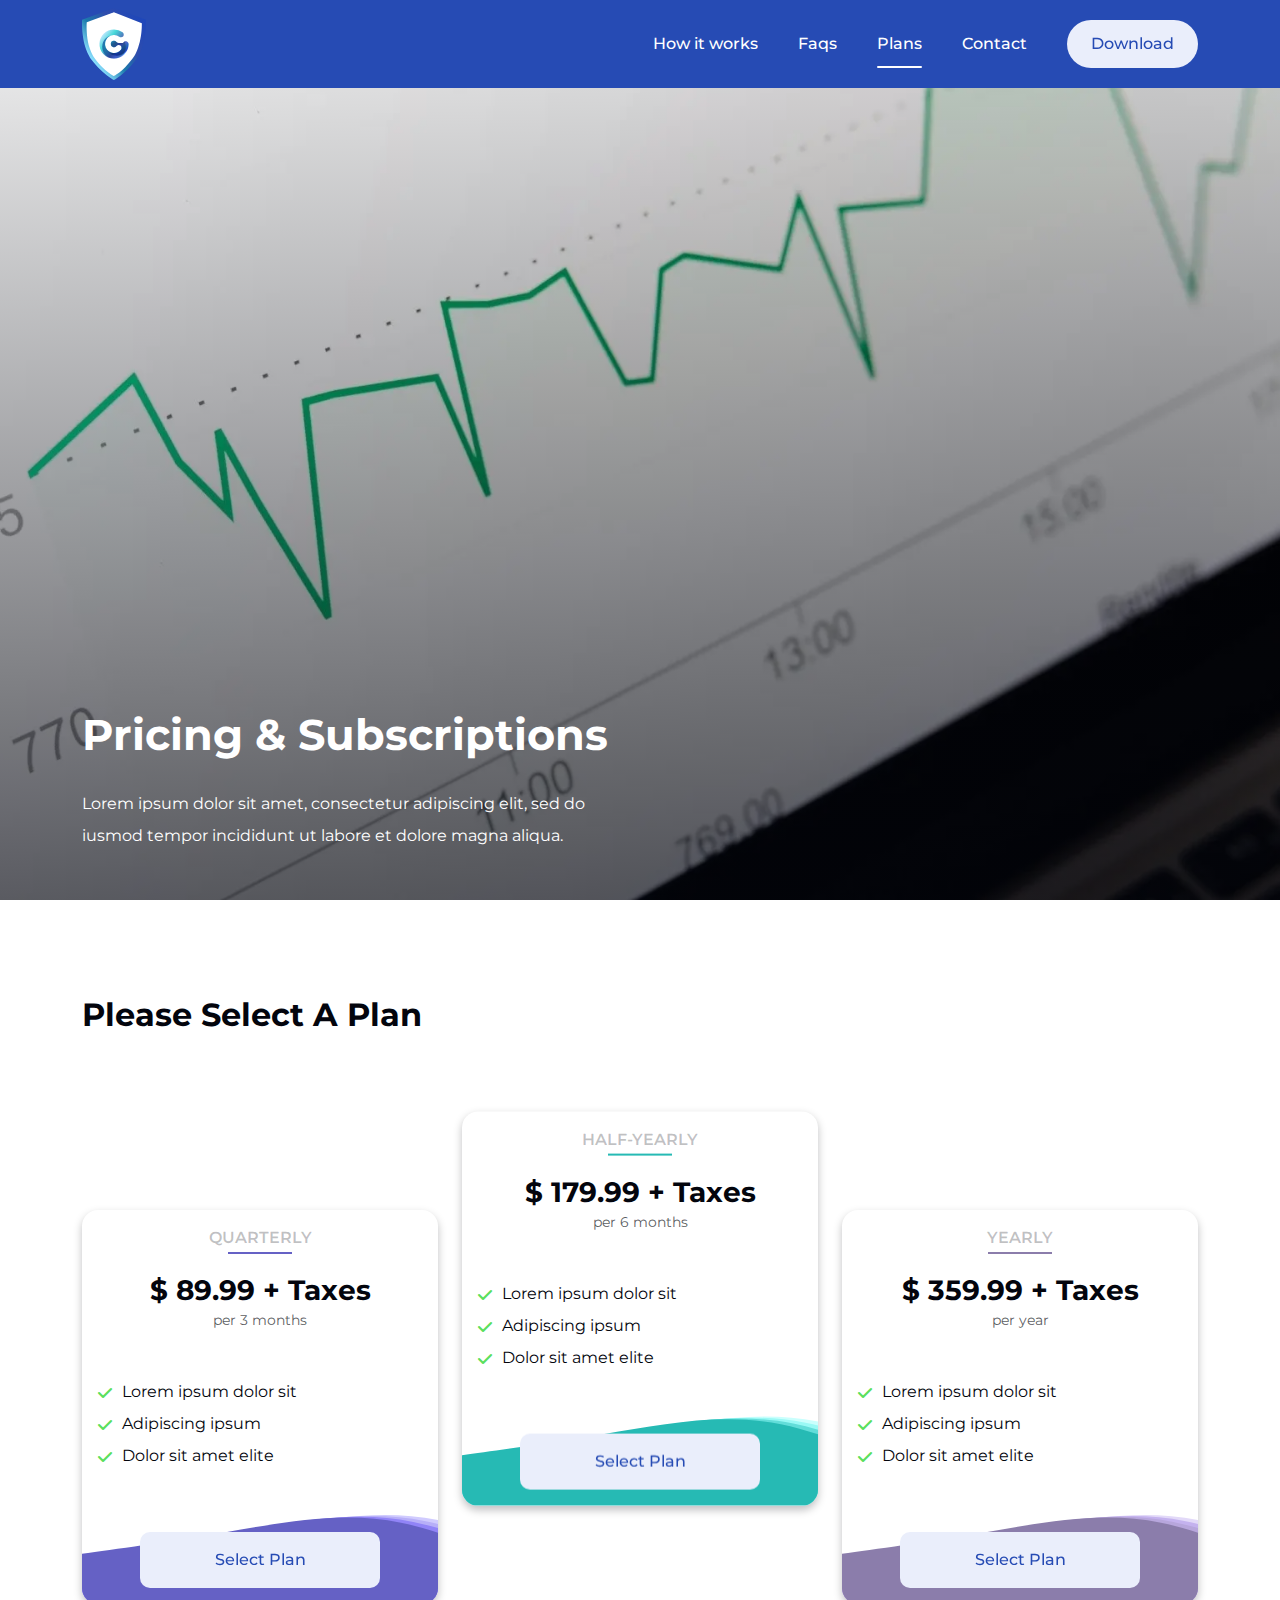
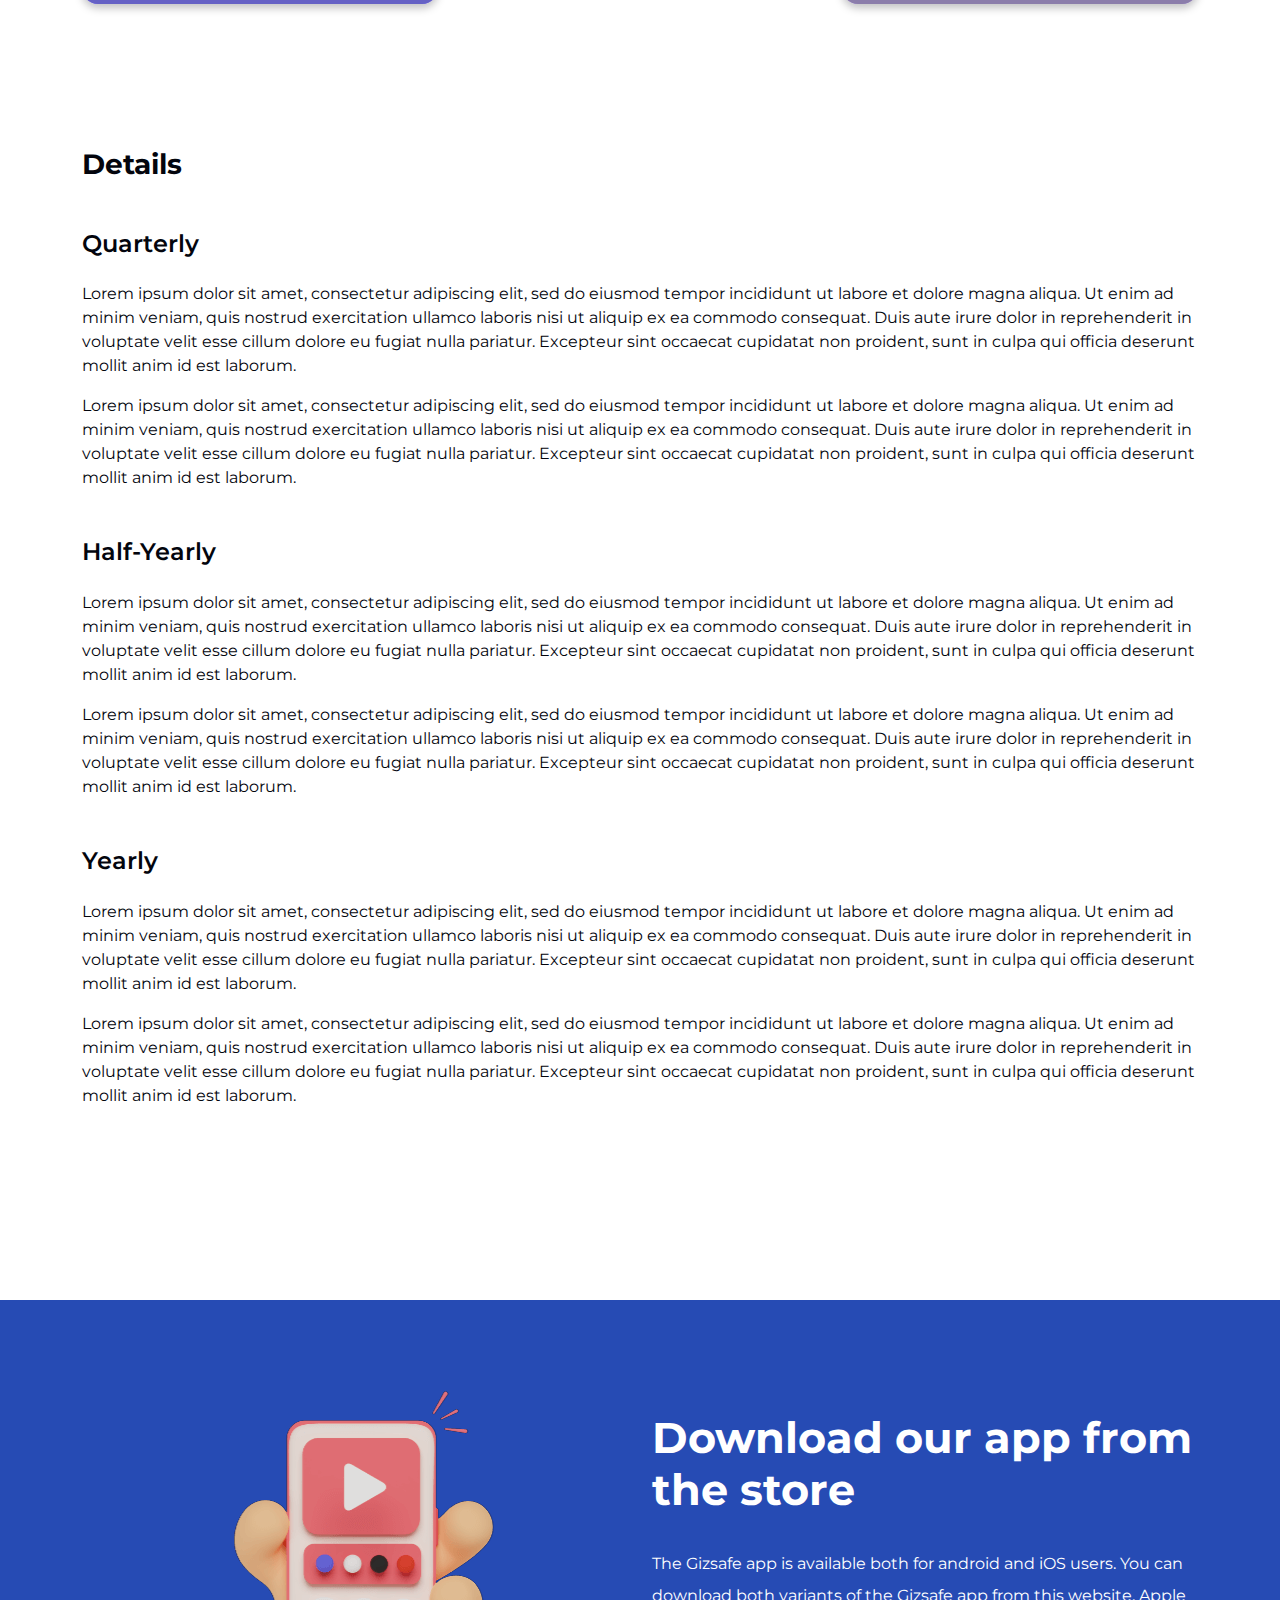
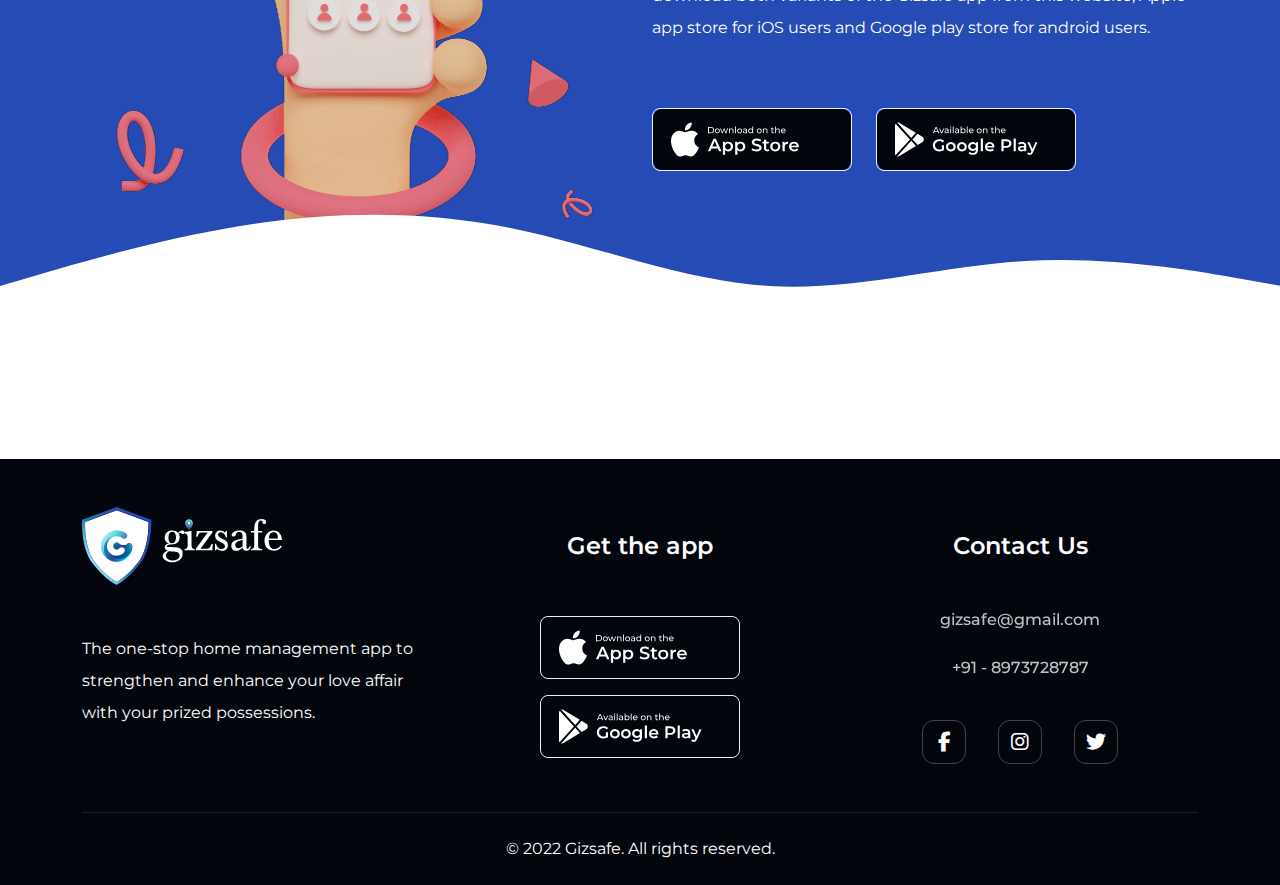
<file: Website/plans.html>
<!DOCTYPE html>
<html lang="en">
  <head>
    <!-- Required Meta Tags -->
    <meta charset="UTF-8" />
    <meta http-equiv="X-UA-Compatible" content="IE=edge" />
    <meta name="viewport" content="width=device-width, initial-scale=1.0" />
    <!-- SEO based tags -->
    <meta name="theme-color" content="#264BB4" />
    <meta name="robots" content="index,follow" />
    <title>Gizsafe - Your one-stop home app</title>
    <link rel="canonical" href="http://gizsafe.com/plans.html" />
    <!-- <meta name="keywords" content="Software Development Company, Outsource Software Development, Software Development Companies, Outsource Software Development Companies" />
    <meta name="description" content="An award winning software development company in India having 10+ yrs of experience and offers best outsource software development in India."> -->
    <!-- Favicons -->
    <link rel="apple-touch-icon" sizes="180x180" href="images/favicon/apple-touch-icon.png">
    <link rel="icon" type="image/png" sizes="32x32" href="images/favicon/favicon-32x32.png">
    <link rel="icon" type="image/png" sizes="16x16" href="images/favicon/favicon-16x16.png">
    <link rel="icon" type="image/x-icon" href="images/favicon/favicon.ico">
    <link rel="manifest" href="images/favicon/site.webmanifest">
    <!-- Fonts Link -->
    <link rel="preconnect" href="https://fonts.googleapis.com" />
    <link rel="preconnect" href="https://fonts.gstatic.com" crossorigin />
    <link rel="stylesheet" href="https://fonts.googleapis.com/css2?family=Montserrat:ital,wght@0,100;0,200;0,300;0,400;0,500;0,600;0,700;0,800;0,900;1,100;1,200;1,300;1,400;1,500;1,600;1,700;1,800;1,900&display=swap"/>
    <link rel="stylesheet" href="https://cdnjs.cloudflare.com/ajax/libs/font-awesome/6.2.0/css/all.min.css" />
    <!-- Required CSS -->
    <link rel="stylesheet" href="https://cdn.jsdelivr.net/npm/bootstrap@5.2.0/dist/css/bootstrap.min.css"/>
    <link rel="stylesheet" href="css/styles.css" />
    <link rel="stylesheet" href="css/animation.css" />
    <link rel="stylesheet" href="css/responsive.css" />
  </head>
  <body>
    <!-- Header Navigation -->
    <nav id="navbar_top" class="navbar navbar-expand-md navbar-dark bg-primary smooth_cubic_trans">
      <div class="container-fluid container-lg smooth_ease_trans">
        <a class="navbar-brand smooth_cubic_trans p-0 m-0" href="http://gizsafe.com/">
          <img class="img-fluid smooth_cubic_trans" src="images/logo-icon.svg" alt="Gizsafe Logo">
        </a>
        <button class="navbar-toggler smooth_cubic_trans collapsed" type="button" data-bs-toggle="collapse" data-bs-target="#navmenu" aria-controls="navmenu" aria-expanded="false" aria-label="Toggle navigation">
          <span class="toggler_icons smooth_cubic_trans">
            <span class="icon-bar first-bar smooth_cubic_trans"></span>
            <span class="icon-bar second-bar smooth_cubic_trans"></span>
            <span class="icon-bar third-bar smooth_cubic_trans"></span>
          </span>
          <span class="toggler-txt">Menu</span>
        </button>
        <div class="collapse navbar-collapse smooth_ease_trans" id="navmenu">
          <ul class="navbar-nav smooth_ease_trans py-4 py-md-0 ms-md-auto">
            <li class="nav-item smooth_ease_trans">
              <a class="nav-link px-3 px-md-0 fast_cubic_trans" href="how-it-works.html">How it works</a>
            </li>
            <li class="nav-item smooth_ease_trans">
              <a class="nav-link px-3 px-md-0 fast_cubic_trans" href="faqs.html">Faqs</a>
            </li>
            <li class="nav-item smooth_ease_trans">
              <a class="nav-link px-3 px-md-0 fast_cubic_trans active" aria-current="page" href="#">Plans</a>
            </li>
            <li class="nav-item smooth_ease_trans">
              <a class="nav-link px-3 px-md-0 fast_cubic_trans" href="contact.html">Contact</a>
            </li>
            <li class="nav-item smooth_ease_trans nav-btn">
              <a class="btn btn-light rounded-pill fast_cubic_trans" href="#download">Download</a>
            </li>
          </ul>
        </div>
      </div>
    </nav>
    <!-- Hero Section -->
    <section class="inner-banner pricing-banner py-5">
      <div class="container smooth_ease_trans">
        <div class="row smooth_ease_trans">
          <div class="col-lg-6 smooth_ease_trans">
            <div class="banner-cont smooth_ease_trans text-center text-lg-start text-white">
              <h1 class="title fw-bold smooth_ease_trans text-capitalize lh-1 pb-4">Pricing &amp; Subscriptions</h1>
              <p class="detail smooth_ease_trans lh-lg mb-0">Lorem ipsum dolor sit amet, consectetur adipiscing elit, sed do iusmod tempor incididunt ut labore et dolore magna aliqua.</p>
            </div>
          </div>
        </div>
      </div>
    </section>
    <!-- Pricing Cards Section -->
    <section class="pricing-content py-5">
      <div class="container py-md-5">
        <h2 class="title fw-bold text-capitalize text-dark mb-5">Please select a plan</h2>
        <div class="sec-spacer d-none d-lg-block"></div>
        <div class="row justify-content-center smooth_ease_trans gy-5 gy-lg-0">
          <div class="col-md-6 col-lg-4 smooth_ease_trans">
            <div class="pricing-card p-3 rounded-4 bg-body smooth_ease_trans">
              <div class="card-header text-center smooth_ease_trans">
                <p class="pricing-cycle fw-semibold text-uppercase mb-4">Quarterly</p>
                <h3 class="pricing text-dark fw-bold mb-0">$ 89.99 + Taxes</h3>
                <span class="text-muted small">per 3 months</span>
              </div>
              <ul class="detail-list list-unstyled pt-4 pt-lg-5 pb-5">
                <li class="mb-2">Lorem ipsum dolor sit</li>
                <li class="mb-2">Adipiscing ipsum</li>
                <li>Dolor sit amet elite</li>
              </ul>
              <button id="quarterlyPlan" class="btn btn-light btn-hover-primary mx-auto" type="button" onclick="showPricingForm(1)">Select Plan</button>
              <svg class="waves" xmlns="http://www.w3.org/2000/svg" xmlns:xlink="http://www.w3.org/1999/xlink" viewBox="0 0 1440 320" preserveAspectRatio="none">
                <defs>
                  <path id="animated-path" d="M0,192L48,181.3C96,171,192,149,288,122.7C384,96,480,64,576,96C672,128,768,224,864,224C960,224,1056,128,1152,117.3C1248,107,1344,181,1392,218.7L1440,256L1440,320L1392,320C1344,320,1248,320,1152,320C1056,320,960,320,864,320C768,320,672,320,576,320C480,320,384,320,288,320C192,320,96,320,48,320L0,320Z" />
                </defs>
                <g class="wave-paths">
                  <use fill="#D0CBFE" xlink:href="#animated-path" x="0" />
                  <use fill="#B7AFF8" xlink:href="#animated-path" x="-20" y="3" />
                  <use fill="#9184F7" xlink:href="#animated-path" x="-40" y="5" />
                  <use fill="#6561C5" xlink:href="#animated-path" x="-60" y="7" />
                </g>
              </svg>
            </div>
          </div>
          <div class="col-md-6 col-lg-4 translated-column smooth_ease_trans">
            <div class="pricing-card p-3 rounded-4 bg-body smooth_ease_trans">
              <div class="card-header text-center smooth_ease_trans">
                <p class="pricing-cycle half-yearly fw-semibold text-uppercase mb-4">Half-Yearly</p>
                <h3 class="pricing text-dark fw-bold mb-0">$ 179.99 + Taxes</h3>
                <span class="text-muted small">per 6 months</span>
              </div>
              <ul class="detail-list list-unstyled pt-4 pt-lg-5 pb-5">
                <li class="mb-2">Lorem ipsum dolor sit</li>
                <li class="mb-2">Adipiscing ipsum</li>
                <li>Dolor sit amet elite</li>
              </ul>
              <button id="halfYearlyPlan" class="btn btn-light btn-hover-primary mx-auto" type="button" onclick="showPricingForm(2)">Select Plan</button>
              <svg class="waves" xmlns="http://www.w3.org/2000/svg" xmlns:xlink="http://www.w3.org/1999/xlink" viewBox="0 0 1440 320" preserveAspectRatio="none">
                <defs>
                  <path id="animated-path" d="M0,192L48,181.3C96,171,192,149,288,122.7C384,96,480,64,576,96C672,128,768,224,864,224C960,224,1056,128,1152,117.3C1248,107,1344,181,1392,218.7L1440,256L1440,320L1392,320C1344,320,1248,320,1152,320C1056,320,960,320,864,320C768,320,672,320,576,320C480,320,384,320,288,320C192,320,96,320,48,320L0,320Z" />
                </defs>
                <g class="wave-paths">
                  <use fill="#CAFFFD" xlink:href="#animated-path" x="0" />
                  <use fill="#9AF9F5" xlink:href="#animated-path" x="-20" y="3" />
                  <use fill="#62DDD9" xlink:href="#animated-path" x="-40" y="5" />
                  <use fill="#26BAB4" xlink:href="#animated-path" x="-60" y="7" />
                </g>
              </svg>
            </div>
          </div>
          <div class="col-md-6 col-lg-4 smooth_ease_trans">
            <div class="pricing-card p-3 rounded-4 bg-body smooth_ease_trans">
              <div class="card-header text-center smooth_ease_trans">
                <p class="pricing-cycle yearly fw-semibold text-uppercase mb-4">Yearly</p>
                <h3 class="pricing text-dark fw-bold mb-0">$ 359.99 + Taxes</h3>
                <span class="text-muted small">per year</span>
              </div>
              <ul class="detail-list list-unstyled pt-4 pt-lg-5 pb-5">
                <li class="mb-2">Lorem ipsum dolor sit</li>
                <li class="mb-2">Adipiscing ipsum</li>
                <li>Dolor sit amet elite</li>
              </ul>
              <button id="yearlyPlan" class="btn btn-light btn-hover-primary mx-auto" type="button" onclick="showPricingForm(3)">Select Plan</button>
              <svg class="waves" xmlns="http://www.w3.org/2000/svg" xmlns:xlink="http://www.w3.org/1999/xlink" viewBox="0 0 1440 320" preserveAspectRatio="none">
                <defs>
                  <path id="animated-path" d="M0,192L48,181.3C96,171,192,149,288,122.7C384,96,480,64,576,96C672,128,768,224,864,224C960,224,1056,128,1152,117.3C1248,107,1344,181,1392,218.7L1440,256L1440,320L1392,320C1344,320,1248,320,1152,320C1056,320,960,320,864,320C768,320,672,320,576,320C480,320,384,320,288,320C192,320,96,320,48,320L0,320Z" />
                </defs>
                <g class="wave-paths">
                  <use fill="#E2D9F8" xlink:href="#animated-path" x="0" />
                  <use fill="#C4B2EE" xlink:href="#animated-path" x="-20" y="3" />
                  <use fill="#B7A6DC" xlink:href="#animated-path" x="-40" y="5" />
                  <use fill="#8B7DAB" xlink:href="#animated-path" x="-60" y="7" />
                </g>
              </svg>
            </div>
          </div>
        </div>
        <p id="note" class="d-none mt-5 mb-0"><span class="fw-bold text-danger me-2">*Note :</span> To cancel subscription <a class="btn-link text-decoration-none" href="contact-us.html">Contact Us</a>.</p>
      </div>
    </section>
    <!-- Pricing Form Container Section -->
    <main id="pricingForm" class="hideContent trans__origin-top smooth_ease_trans">
      <!-- Pricing Summary Section -->
      <section class="pricing-summary pb-5">
        <div class="container pb-md-5 smooth_ease_trans">
          <button class="btn btn-link fw-semibold text-decoration-none" onclick="hidePricingForm()">&lsaquo; Back</button>
          <div class="plan-summary-card mt-5 p-3 p-sm-4 pb-lg-5 rounded-4 smooth_ease_trans">
            <div class="plan-name smooth_ease_trans">
              <p class="text-capitalize mb-0 smooth_ease_trans">Your selected plan</p>
              <h3 class="fw-bold text-muted mb-lg-0 smooth_ease_trans">Half-Yearly</h3>
            </div>
            <div class="amount-details smooth_ease_trans">
              <p class="text-capitalize mb-0 smooth_ease_trans">Total Price</p>
              <h3 class="fw-bold text-dark mb-lg-0 smooth_ease_trans">$ 199.00 <span>per 6 months</span></h3>
              <p class="small mb-0 smooth_ease_trans">(all taxes included)</p>
            </div>
          </div>
        </div>
      </section>
      <!-- Pricing Form Section -->
      <section class="form-wrapper pb-5">
        <div class="container smooth_ease_trans">
          <h3 class="form-heading text-uppercase fw-bold smooth_ease_trans">Payment Options</h3>
          <div class="payment-options py-4 py-lg-5 smooth_ease_trans">
            <div class="form-check smooth_ease_trans">
              <input class="form-check-input" type="radio" name="inlineRadioOptions" id="paytm" value="Paytm">
              <label class="form-check-label fw-medium smooth_ease_trans" for="paytm">Paytm</label>
            </div>
            <div class="form-check smooth_ease_trans">
              <input class="form-check-input" type="radio" name="inlineRadioOptions" id="debitCard" value="Debit Card">
              <label class="form-check-label fw-medium smooth_ease_trans" for="debitCard">Debit Card</label>
            </div>
            <div class="form-check smooth_ease_trans">
              <input class="form-check-input" type="radio" name="inlineRadioOptions" id="creditCard" value="Credit Card">
              <label class="form-check-label fw-medium smooth_ease_trans" for="creditCard">Credit Card</label>
            </div>
            <div class="form-check smooth_ease_trans">
              <input class="form-check-input" type="radio" name="inlineRadioOptions" id="upi" value="UPI">
              <label class="form-check-label fw-medium smooth_ease_trans" for="upi">UPI</label>
            </div>
            <div class="form-check smooth_ease_trans">
              <input class="form-check-input" type="radio" name="inlineRadioOptions" id="gpayPhonepay" value="Gpay/Phonepay">
              <label class="form-check-label fw-medium smooth_ease_trans" for="gpayPhonepay">Gpay/Phonepay</label>
            </div>
          </div>
          <h3 class="form-heading text-uppercase fw-bold smooth_ease_trans">Payment Details</h3>
          <form class="payment-form needs-validation py-4 py-lg-5 smooth_ease_trans" action="#" method="get" novalidate>
            <div class="row mb-4 mb-lg-5">
              <label for="validationCustom01" class="col-sm-3 col-lg-2 col-form-label">Card Number</label>
              <div class="col">
                <input type="tel" class="form-control" placeholder="0000-0000-0000-0000" maxlength="16" id="validationCustom01" required>
                <div class="valid-feedback">Looks good!</div>
                <div class="invalid-feedback">Please provide a valid Card Number.</div>
              </div>
            </div>
            <div class="row mb-4 mb-lg-5">
              <label for="validationCustom02" class="col-sm-3 col-lg-2 col-form-label">Card Holder</label>
              <div class="col">
                <input type="text" class="form-control" placeholder="Enter the person name from card" id="validationCustom02" required>
                <div class="valid-feedback">Looks good!</div>
                <div class="invalid-feedback">Please recheck Card Holder's name.</div>
              </div>
            </div>
            <div class="row mb-5 gy-4 gy-lg-0">
              <div class="col-12 col-lg-6">
                <div class="row">
                  <label for="validationCustom03" class="col-sm-3 col-lg-4 col-form-label">Expiry Date</label>
                  <div class="col">
                    <input type="text" class="form-control" id="validationCustom03" placeholder="Month, Year" onfocus="(this.type='month')" onblur="(this.type='month')" required>
                    <div class="valid-feedback">Looks good!</div>
                    <div class="invalid-feedback">This expiry date doesn't match with the card.</div>
                  </div>
                </div>
              </div>
              <div class="col-12 col-lg-6">
                <div class="row">
                  <label for="validationCustom03" class="col-sm-3 col-form-label">CVV</label>
                  <div class="col">
                    <input type="number" placeholder="xxx" maxlength="3" oninput="this.value=this.value.slice(0,this.maxLength)" class="form-control" id="validationCustom03" required>
                    <div class="valid-feedback">Looks good!</div>
                    <div class="invalid-feedback">Please check the CVV in back of your card.</div>
                  </div>
                </div>
              </div>
            </div>
            <div class="col-12">
              <button class="btn btn-primary mx-auto"  onclick="formSubmit()" type="submit">Submit</button>
            </div>
          </form>
        </div>
      </section>
    </main>
    <!-- Plan Details Section -->
    <section class="plan-details trans__origin-bottom showContent smooth_ease_trans pb-5 pt-md-5">
      <div class="container smooth_ease_trans">
        <h3 class="title fw-bold text-dark mb-5">Details</h3>
        <div class="first-plan-details mb-5">
          <h4 class="sub-title fw-semibold mb-4">Quarterly</h4>
          <p class="detail-text">Lorem ipsum dolor sit amet, consectetur adipiscing elit, sed do eiusmod tempor incididunt ut labore et dolore magna aliqua. Ut enim ad minim veniam, quis nostrud exercitation ullamco laboris nisi ut aliquip ex ea commodo consequat. Duis aute irure dolor in reprehenderit in voluptate velit esse cillum dolore eu fugiat nulla pariatur. Excepteur sint occaecat cupidatat non proident, sunt in culpa qui officia deserunt mollit anim id est laborum.</p>
          <p class="detail-text">Lorem ipsum dolor sit amet, consectetur adipiscing elit, sed do eiusmod tempor incididunt ut labore et dolore magna aliqua. Ut enim ad minim veniam, quis nostrud exercitation ullamco laboris nisi ut aliquip ex ea commodo consequat. Duis aute irure dolor in reprehenderit in voluptate velit esse cillum dolore eu fugiat nulla pariatur. Excepteur sint occaecat cupidatat non proident, sunt in culpa qui officia deserunt mollit anim id est laborum.</p>
        </div>
        <div class="second-plan-details mb-5">
          <h4 class="sub-title fw-semibold mb-4">Half-Yearly</h4>
          <p class="detail-text">Lorem ipsum dolor sit amet, consectetur adipiscing elit, sed do eiusmod tempor incididunt ut labore et dolore magna aliqua. Ut enim ad minim veniam, quis nostrud exercitation ullamco laboris nisi ut aliquip ex ea commodo consequat. Duis aute irure dolor in reprehenderit in voluptate velit esse cillum dolore eu fugiat nulla pariatur. Excepteur sint occaecat cupidatat non proident, sunt in culpa qui officia deserunt mollit anim id est laborum.</p>
          <p class="detail-text">Lorem ipsum dolor sit amet, consectetur adipiscing elit, sed do eiusmod tempor incididunt ut labore et dolore magna aliqua. Ut enim ad minim veniam, quis nostrud exercitation ullamco laboris nisi ut aliquip ex ea commodo consequat. Duis aute irure dolor in reprehenderit in voluptate velit esse cillum dolore eu fugiat nulla pariatur. Excepteur sint occaecat cupidatat non proident, sunt in culpa qui officia deserunt mollit anim id est laborum.</p>
        </div>
        <div class="second-plan-details">
          <h4 class="sub-title fw-semibold mb-4">Yearly</h4>
          <p class="detail-text">Lorem ipsum dolor sit amet, consectetur adipiscing elit, sed do eiusmod tempor incididunt ut labore et dolore magna aliqua. Ut enim ad minim veniam, quis nostrud exercitation ullamco laboris nisi ut aliquip ex ea commodo consequat. Duis aute irure dolor in reprehenderit in voluptate velit esse cillum dolore eu fugiat nulla pariatur. Excepteur sint occaecat cupidatat non proident, sunt in culpa qui officia deserunt mollit anim id est laborum.</p>
          <p class="detail-text">Lorem ipsum dolor sit amet, consectetur adipiscing elit, sed do eiusmod tempor incididunt ut labore et dolore magna aliqua. Ut enim ad minim veniam, quis nostrud exercitation ullamco laboris nisi ut aliquip ex ea commodo consequat. Duis aute irure dolor in reprehenderit in voluptate velit esse cillum dolore eu fugiat nulla pariatur. Excepteur sint occaecat cupidatat non proident, sunt in culpa qui officia deserunt mollit anim id est laborum.</p>
        </div>
      </div>
      <div class="sec-spacer d-none d-md-block"></div>
    </section>
    <!-- Download App Section -->
    <section id="download" class="download-app py-5 bg-primary">
      <div class="container py-md-5 py-lg-4 smooth_ease_trans">
        <div class="row align-items-center smooth_ease_trans">
          <div class="col-lg-6 order-last order-lg-first smooth_ease_trans">
            <div class="download-app-image text-center">
              <img class="img-fluid smooth_cubic_trans" src="images/download-app-3d-image-resized.webp" alt="Gizsafe 3D representation">
            </div>
          </div>
          <div class="col-lg-6 order-first order-lg-last smooth_ease_trans">
            <div class="download-app-cont smooth_ease_trans text-center text-lg-start text-white">
              <h2 class="main-title fw-bold smooth_ease_trans pb-4">Download our app from the store</h2>
              <p class="detail smooth_ease_trans lh-lg">The Gizsafe app is available both for android and iOS users. You can download both variants of the Gizsafe app from this website, Apple app store for iOS users and Google play store for android users.</p>
              <div class="btn-group download-app-btns py-5 px-md-5 px-lg-0">
                <a href="#" class="download-app-btn smooth_cubic_trans">
                  <img class="img-fluid smooth_cubic_trans" src="images/app-store.svg" alt="Download on the App Store">
                </a>
                <a href="#" class="download-app-btn smooth_cubic_trans">
                  <img class="img-fluid smooth_cubic_trans" src="images/google-play.svg" alt="Available on the Google Play">
                </a>
              </div>
            </div>
          </div>
        </div>
      </div>
      <div class="section-divider reverse">
        <svg xmlns="http://www.w3.org/2000/svg" viewBox="0 0 1440 320" preserveAspectRatio="none">
          <path fill="#ffffff" fill-opacity="1" d="M0,224L48,197.3C96,171,192,117,288,90.7C384,64,480,64,576,101.3C672,139,768,213,864,224C960,235,1056,181,1152,170.7C1248,160,1344,192,1392,208L1440,224L1440,320L1392,320C1344,320,1248,320,1152,320C1056,320,960,320,864,320C768,320,672,320,576,320C480,320,384,320,288,320C192,320,96,320,48,320L0,320Z"></path>
        </svg>
      </div>
    </section>
    <div class="sec-spacer"></div>
    <!-- Footer Section -->
    <footer class="bg-dark text-white pt-5">
      <div class="container smooth_ease_trans">
        <div class="row justify-content-between smooth_ease_trans">
          <div class="col-lg-4 smooth_ease_trans">
            <div class="footer-about text-center text-lg-start">
              <a class="footer-logo smooth_cubic_trans" href="http://gizsafe.com/">
                <img class="img-fluid smooth_cubic_trans" src="images/footer-logo.svg" alt="Gizsafe Logo">
              </a>
              <p class="smooth_ease_trans lh-lg mb-0 pt-5">The one-stop home management app to strengthen and enhance your love affair with your prized possessions.</p>
            </div>
          </div>
          <div class="col-sm-6 col-lg-4 smooth_ease_trans">
            <div class="download-app-btns text-center pt-5 pt-lg-4">
              <h4 class="heading fw-semibold">Get the app</h4>
              <div class="btn-group mt-3">
                <a href="#" class="download-app-btn smooth_cubic_trans">
                  <img class="img-fluid smooth_cubic_trans" src="images/app-store.svg" alt="Download on the App Store">
                </a>
                <a href="#" class="download-app-btn smooth_cubic_trans">
                  <img class="img-fluid smooth_cubic_trans" src="images/google-play.svg" alt="Available on the Google Play">
                </a>
              </div>
            </div>
          </div>
          <div class="col-sm-6 col-lg-4 smooth_ease_trans">
            <div class="site-links text-center pt-5 pt-lg-4">
              <h4 class="heading fw-semibold">Contact Us</h4>
              <div class="contact-links">
                <a class="link-items smooth_cubic_trans" href="mailto:gizsafe@gmail.com">gizsafe@gmail.com</a>
                <a class="link-items smooth_cubic_trans" href="tel: +91 8973728787">+91 - 8973728787</a>
              </div>
              <div class="external-links">
                <a class="social-link smooth_ease_trans" href="https://www.facebook.com/"><i class="fa-brands fa-facebook-f"></i></a>
                <a class="social-link smooth_ease_trans" href="https://www.instagram.com/"><i class="fa-brands fa-instagram"></i></a>
                <a class="social-link smooth_ease_trans" href="https://twitter.com/"><i class="fa-brands fa-twitter"></i></a>
              </div>
            </div>
          </div>
        </div>
        <div class="copyright text-center mt-5 py-4">
          <p class="content mb-0">© 2022 Gizsafe. All rights reserved.</p>
        </div>
      </div>
    </footer>
    <!-- Membership Plan Modal -->
    <div class="modal fade" id="planModal" tabindex="-1" aria-labelledby="planModalLabel" aria-hidden="true">
      <div class="modal-dialog modal-dialog-centered">
        <div class="modal-content">
          <div class="modal-body">
            <button type="button" class="btn-close smooth_cubic_trans" data-bs-dismiss="modal" aria-label="Close"></button>
            <div class="plan-message smooth_ease_trans">
              <img class="img-fluid smooth_ease_trans" src="images/thank-you.webp" alt="Thank You">
              <p class="mb-0 lh-lg smooth_ease_trans">You are the pioneer members of our app and as an expression of gratitude; all current services of Gizsafe are free for you.</p>
            </div>
          </div>
        </div>
      </div>
    </div>
    <!-- Scroll To Top of the page button -->
    <button id="scrollUp" class="slow_ease_trans fade" title="Click to Scroll Top">
      <svg xmlns="http://www.w3.org/2000/svg" width="24" height="24" fill="currentColor" class="bi bi-arrow-up" viewBox="0 0 16 16">
        <path fill-rule="evenodd" d="M8 15a.5.5 0 0 0 .5-.5V2.707l3.146 3.147a.5.5 0 0 0 .708-.708l-4-4a.5.5 0 0 0-.708 0l-4 4a.5.5 0 1 0 .708.708L7.5 2.707V14.5a.5.5 0 0 0 .5.5z"/>
      </svg>
    </button>

    <!-- JavaScript Bundle with Popper -->
    <script src="https://cdn.jsdelivr.net/npm/bootstrap@5.2.0/dist/js/bootstrap.bundle.min.js"></script>
    <script src="js/custom.js"></script>
  </body>
</html>
</file>
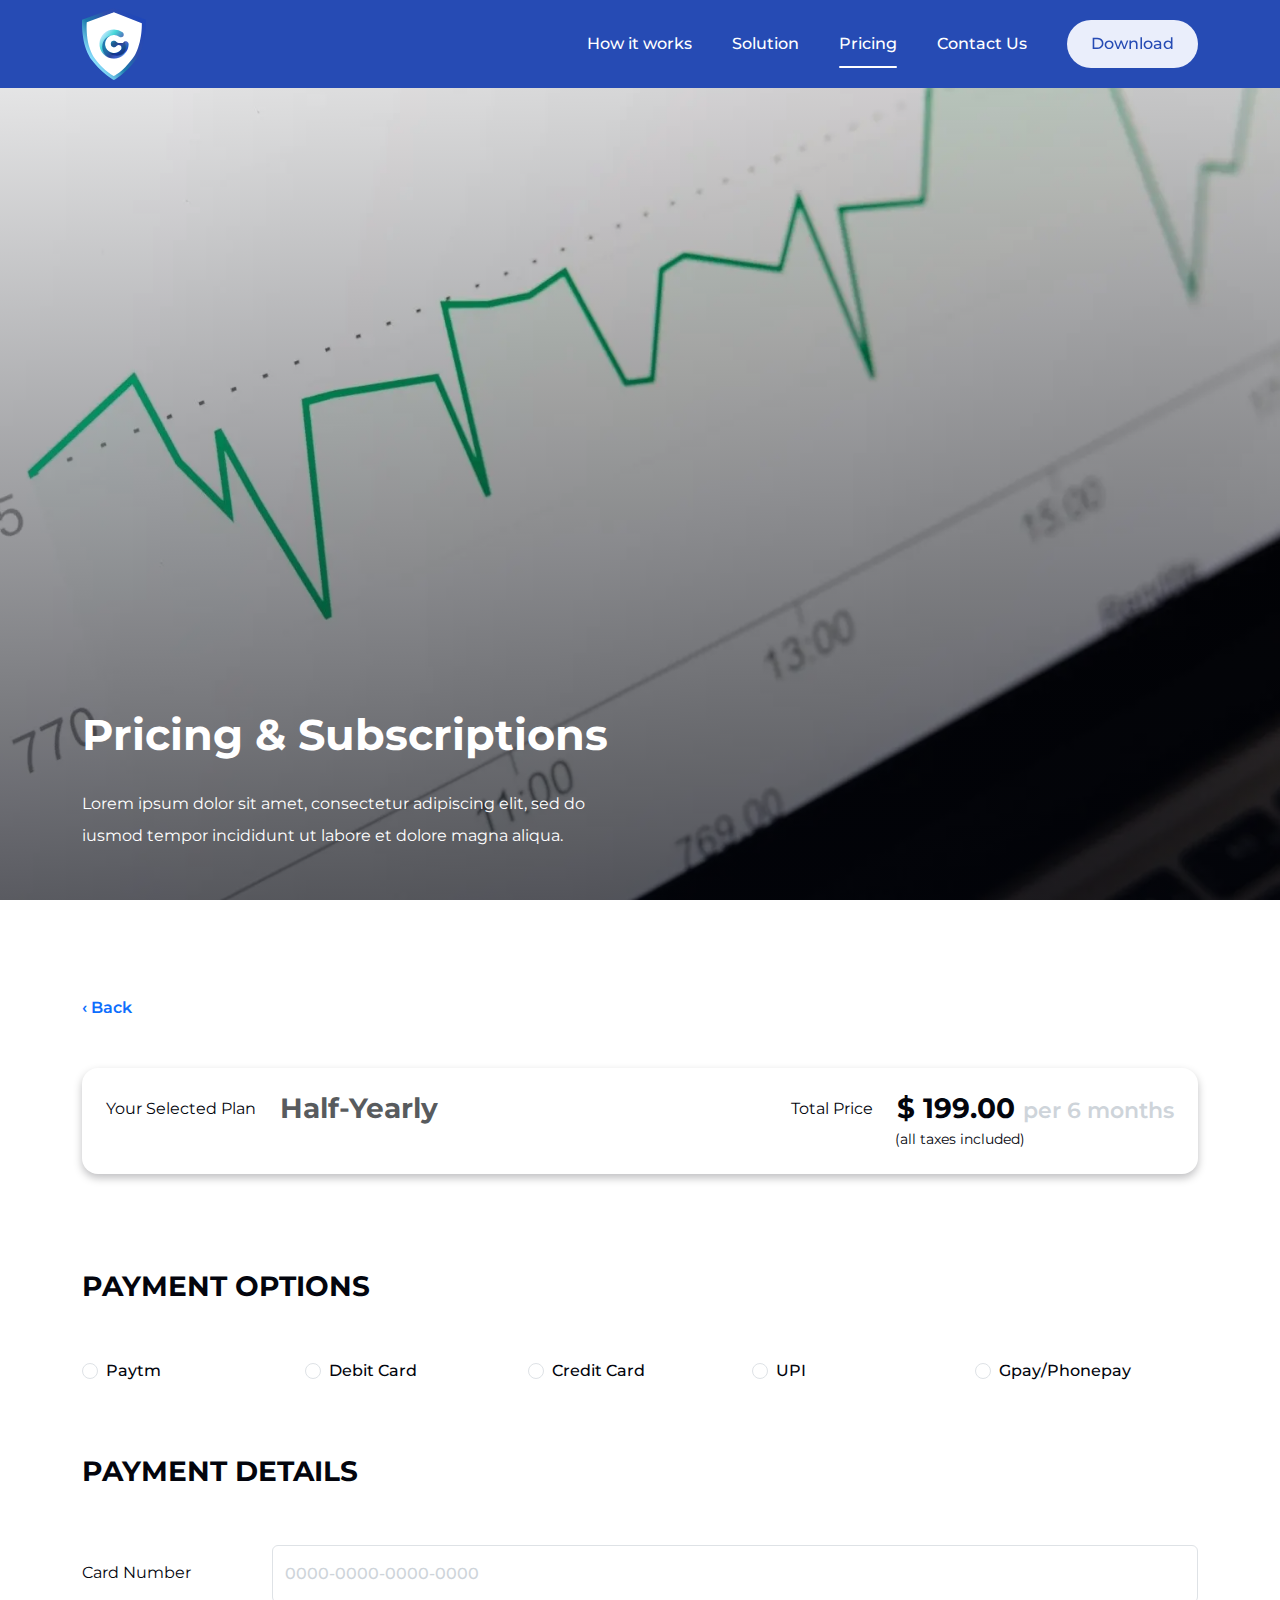
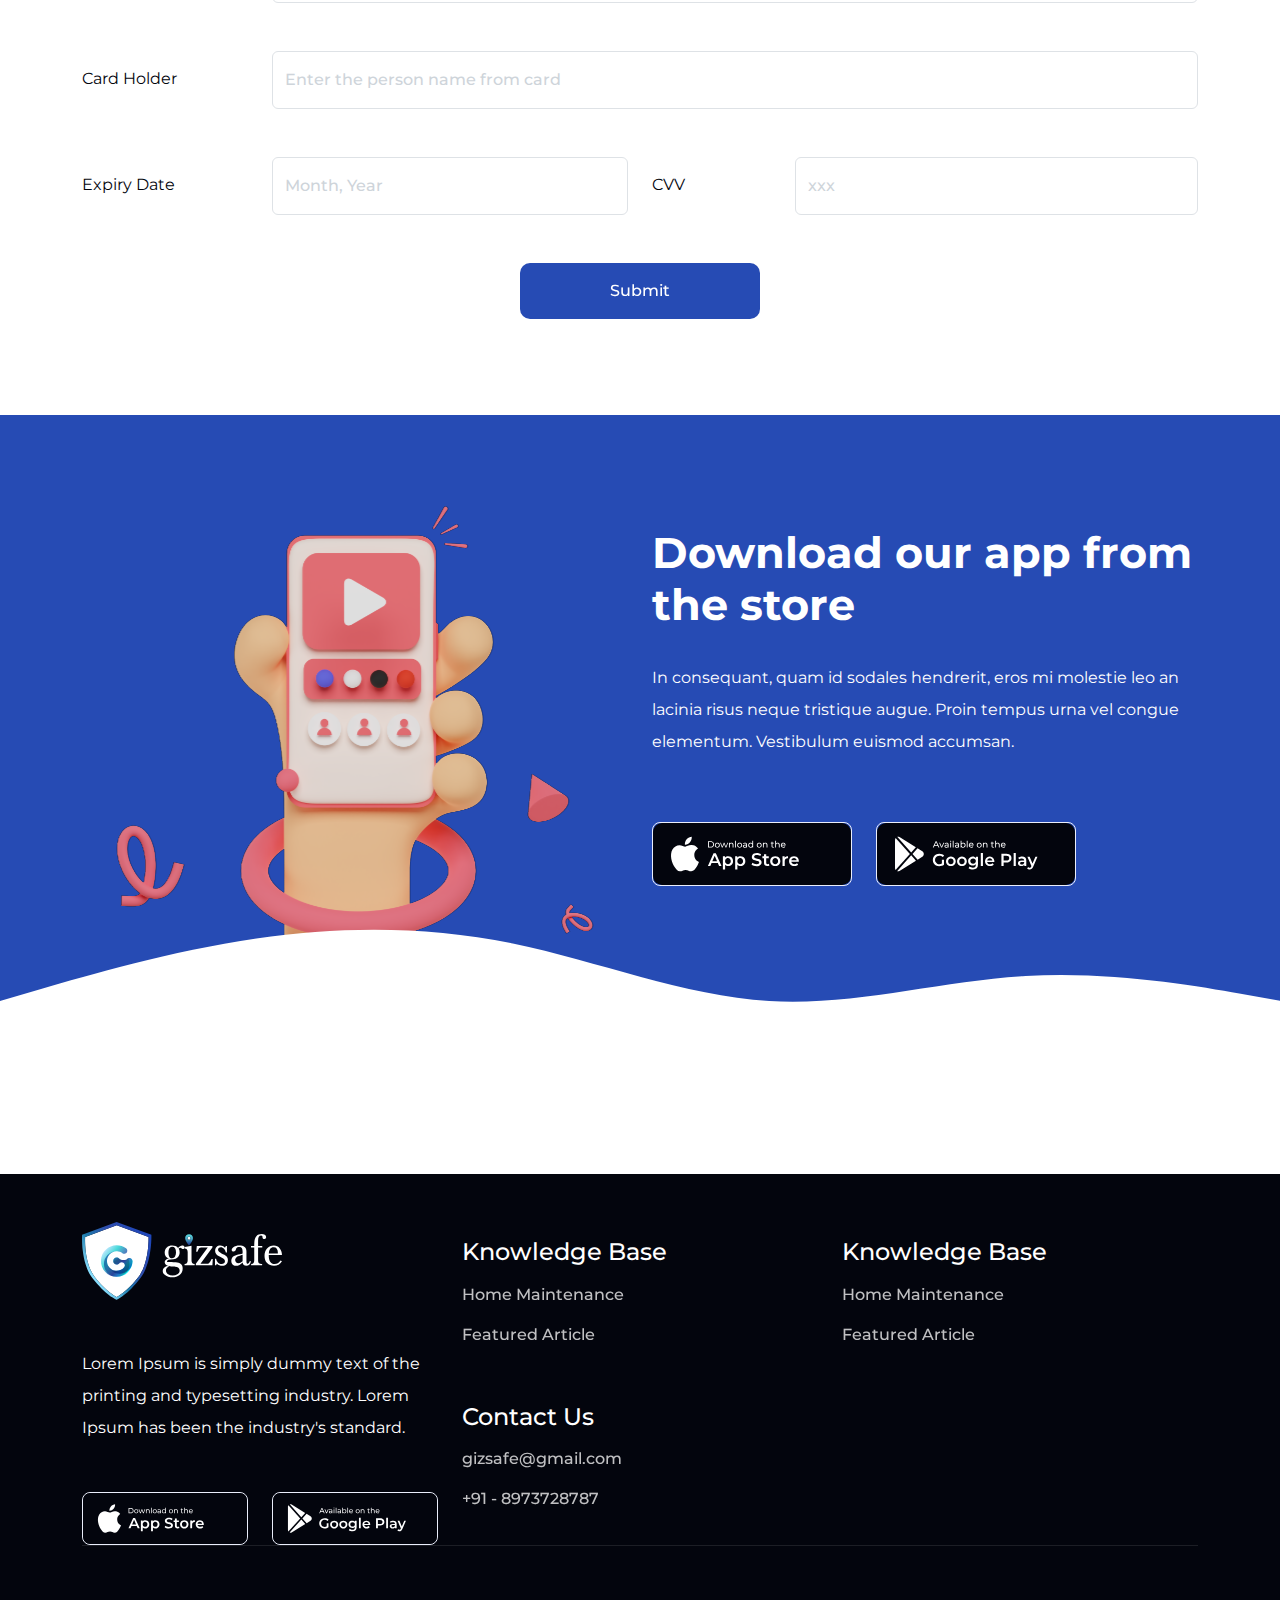
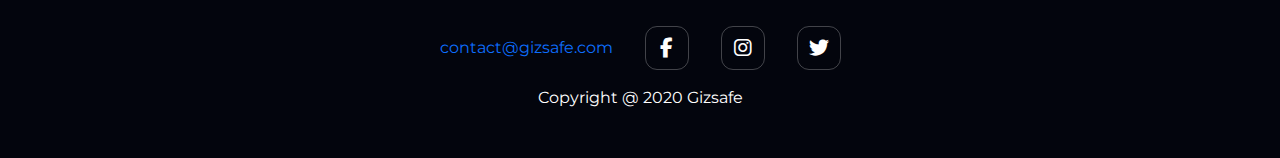
<file: Website/pricing-form.html>
<!DOCTYPE html>
<html lang="en">
  <head>
    <!-- Required Meta Tags -->
    <meta charset="UTF-8" />
    <meta http-equiv="X-UA-Compatible" content="IE=edge" />
    <meta name="viewport" content="width=device-width, initial-scale=1.0" />
    <!-- Page Title -->
    <title>Gizsafe</title>
    <!-- Favicons -->
    <link rel="apple-touch-icon" sizes="180x180" href="images/favicon/apple-touch-icon.png">
    <link rel="icon" type="image/png" sizes="32x32" href="images/favicon/favicon-32x32.png">
    <link rel="icon" type="image/png" sizes="16x16" href="images/favicon/favicon-16x16.png">
    <link rel="icon" type="image/x-icon" href="images/favicon/favicon.ico">
    <link rel="manifest" href="images/favicon/site.webmanifest">
    <!-- Fonts Link -->
    <link rel="preconnect" href="https://fonts.googleapis.com" />
    <link rel="preconnect" href="https://fonts.gstatic.com" crossorigin />
    <link rel="stylesheet" href="https://fonts.googleapis.com/css2?family=Montserrat:ital,wght@0,100;0,200;0,300;0,400;0,500;0,600;0,700;0,800;0,900;1,100;1,200;1,300;1,400;1,500;1,600;1,700;1,800;1,900&display=swap"/>
    <link rel="stylesheet" href="https://cdnjs.cloudflare.com/ajax/libs/font-awesome/6.2.0/css/all.min.css" />
    <!-- Required CSS -->
    <link rel="stylesheet" href="https://cdn.jsdelivr.net/npm/bootstrap@5.2.0/dist/css/bootstrap.min.css"/>
    <link rel="stylesheet" href="css/styles.css" />
    <link rel="stylesheet" href="css/animation.css" />
    <link rel="stylesheet" href="css/responsive.css" />
  </head>
  <body>
    <!-- Header Navigation -->
    <nav id="navbar_top" class="navbar navbar-expand-md navbar-dark bg-primary smooth_cubic_trans">
      <div class="container-fluid container-lg smooth_ease_trans">
        <a class="navbar-brand smooth_cubic_trans p-0 m-0" href="index.html">
          <img class="img-fluid smooth_cubic_trans" src="images/common/logo-icon.svg" alt="Gizsafe Logo Icon">
        </a>
        <button class="navbar-toggler smooth_cubic_trans collapsed" type="button" data-bs-toggle="collapse" data-bs-target="#navmenu" aria-controls="navmenu" aria-expanded="false" aria-label="Toggle navigation">
          <span class="toggler_icons smooth_cubic_trans">
            <span class="icon-bar first-bar smooth_cubic_trans"></span>
            <span class="icon-bar second-bar smooth_cubic_trans"></span>
            <span class="icon-bar third-bar smooth_cubic_trans"></span>
          </span>
          <span class="toggler-txt">Menu</span>
        </button>
        <div class="collapse navbar-collapse smooth_ease_trans" id="navmenu">
          <ul class="navbar-nav smooth_ease_trans py-4 py-md-0 ms-md-auto">
            <li class="nav-item smooth_ease_trans">
              <a class="nav-link px-3 px-md-0 fast_cubic_trans" href="how-it-works.html">How it works</a>
            </li>
            <li class="nav-item smooth_ease_trans">
              <a class="nav-link px-3 px-md-0 fast_cubic_trans" href="solutions.html">Solution</a>
            </li>
            <li class="nav-item smooth_ease_trans">
              <a class="nav-link px-3 px-md-0 fast_cubic_trans active" aria-current="page" href="#">Pricing</a>
            </li>
            <li class="nav-item smooth_ease_trans">
              <a class="nav-link px-3 px-md-0 fast_cubic_trans" href="contact-us.html">Contact Us</a>
            </li>
            <li class="nav-item smooth_ease_trans nav-btn">
              <a class="btn btn-light rounded-pill fast_cubic_trans" href="#download">Download</a>
            </li>
          </ul>
        </div>
      </div>
    </nav>
    <!-- Hero Section -->
    <section class="inner-banner pricing-banner py-5">
      <div class="container smooth_ease_trans">
        <div class="row smooth_ease_trans">
          <div class="col-lg-6 smooth_ease_trans">
            <div class="banner-cont smooth_ease_trans text-center text-lg-start text-white">
              <h1 class="title fw-bold smooth_ease_trans text-capitalize lh-1 pb-4">Pricing &amp; Subscriptions</h1>
              <p class="detail smooth_ease_trans lh-lg mb-0">Lorem ipsum dolor sit amet, consectetur adipiscing elit, sed do iusmod tempor incididunt ut labore et dolore magna aliqua.</p>
            </div>
          </div>
        </div>
      </div>
    </section>
    <!-- Pricing Summary Section -->
    <section class="pricing-summary py-5">
      <div class="container py-md-5 smooth_ease_trans">
        <a href="pricing.html" class="btn-link fw-semibold text-decoration-none">&lsaquo; Back</a>
        <div class="plan-summary-card mt-5 p-3 p-sm-4 pb-lg-5 rounded-4 smooth_ease_trans">
          <div class="plan-name smooth_ease_trans">
            <p class="text-capitalize mb-0 smooth_ease_trans">Your selected plan</p>
            <h3 class="fw-bold text-muted mb-lg-0 smooth_ease_trans">Half-Yearly</h3>
          </div>
          <div class="amount-details smooth_ease_trans">
            <p class="text-capitalize mb-0 smooth_ease_trans">Total Price</p>
            <h3 class="fw-bold text-dark mb-lg-0 smooth_ease_trans">$ 199.00 <span>per 6 months</span></h3>
            <p class="small mb-0 smooth_ease_trans">(all taxes included)</p>
          </div>
        </div>
      </div>
    </section>
    <!-- Pricing Form Section -->
    <section class="pricing-form pb-5">
      <div class="container smooth_ease_trans">
        <h3 class="form-heading text-uppercase fw-bold smooth_ease_trans">Payment Options</h3>
        <div class="payment-options py-4 py-lg-5 smooth_ease_trans">
          <div class="form-check smooth_ease_trans">
            <input class="form-check-input" type="radio" name="inlineRadioOptions" id="paytm" value="Paytm">
            <label class="form-check-label fw-medium smooth_ease_trans" for="paytm">Paytm</label>
          </div>
          <div class="form-check smooth_ease_trans">
            <input class="form-check-input" type="radio" name="inlineRadioOptions" id="debitCard" value="Debit Card">
            <label class="form-check-label fw-medium smooth_ease_trans" for="debitCard">Debit Card</label>
          </div>
          <div class="form-check smooth_ease_trans">
            <input class="form-check-input" type="radio" name="inlineRadioOptions" id="creditCard" value="Credit Card">
            <label class="form-check-label fw-medium smooth_ease_trans" for="creditCard">Credit Card</label>
          </div>
          <div class="form-check smooth_ease_trans">
            <input class="form-check-input" type="radio" name="inlineRadioOptions" id="upi" value="UPI">
            <label class="form-check-label fw-medium smooth_ease_trans" for="upi">UPI</label>
          </div>
          <div class="form-check smooth_ease_trans">
            <input class="form-check-input" type="radio" name="inlineRadioOptions" id="gpayPhonepay" value="Gpay/Phonepay">
            <label class="form-check-label fw-medium smooth_ease_trans" for="gpayPhonepay">Gpay/Phonepay</label>
          </div>
        </div>
        <h3 class="form-heading text-uppercase fw-bold smooth_ease_trans">Payment Details</h3>
        <form class="payment-form needs-validation py-4 py-lg-5 smooth_ease_trans" action="#" method="get" novalidate>
          <div class="row mb-4 mb-lg-5">
            <label for="validationCustom01" class="col-sm-3 col-lg-2 col-form-label">Card Number</label>
            <div class="col">
              <input type="tel" class="form-control" placeholder="0000-0000-0000-0000" maxlength="16" id="validationCustom01" required>
              <div class="valid-feedback">Looks good!</div>
              <div class="invalid-feedback">Please provide a valid Card Number.</div>
            </div>
          </div>
          <div class="row mb-4 mb-lg-5">
            <label for="validationCustom02" class="col-sm-3 col-lg-2 col-form-label">Card Holder</label>
            <div class="col">
              <input type="text" class="form-control" placeholder="Enter the person name from card" id="validationCustom02" required>
              <div class="valid-feedback">Looks good!</div>
              <div class="invalid-feedback">Please recheck Card Holder's name.</div>
            </div>
          </div>
          <div class="row mb-5 gy-4 gy-lg-0">
            <div class="col-12 col-lg-6">
              <div class="row">
                <label for="validationCustom03" class="col-sm-3 col-lg-4 col-form-label">Expiry Date</label>
                <div class="col">
                  <input type="text" class="form-control" id="validationCustom03" placeholder="Month, Year" onfocus="(this.type='month')" onblur="(this.type='month')" required>
                  <div class="valid-feedback">Looks good!</div>
                  <div class="invalid-feedback">This expiry date doesn't match with the card.</div>
                </div>
              </div>
            </div>
            <div class="col-12 col-lg-6">
              <div class="row">
                <label for="validationCustom03" class="col-sm-3 col-form-label">CVV</label>
                <div class="col">
                  <input type="number" placeholder="xxx" maxlength="3" oninput="this.value=this.value.slice(0,this.maxLength)" class="form-control" id="validationCustom03" required>
                  <div class="valid-feedback">Looks good!</div>
                  <div class="invalid-feedback">Please check the CVV in back of your card.</div>
                </div>
              </div>
            </div>
          </div>
          <div class="col-12">
            <button class="btn btn-primary mx-auto" type="submit">Submit</button>
          </div>
        </form>
      </div>
    </section>
    <!-- Download App Section -->
    <section id="download" class="download-app py-5 bg-primary">
      <div class="container py-md-5 py-lg-4 smooth_ease_trans">
        <div class="row align-items-center smooth_ease_trans">
          <div class="col-lg-6 order-last order-lg-first smooth_ease_trans">
            <div class="download-app-image text-center">
              <img class="img-fluid smooth_cubic_trans" src="images/common/download-app-3d-image-resized.png" alt="Gizsafe 3D representation">
            </div>
          </div>
          <div class="col-lg-6 order-first order-lg-last smooth_ease_trans">
            <div class="download-app-cont smooth_ease_trans text-center text-lg-start text-white">
              <h2 class="main-title fw-bold smooth_ease_trans pb-4">Download our app from the store</h2>
              <p class="detail smooth_ease_trans lh-lg">In consequant, quam id sodales hendrerit, eros mi molestie leo an lacinia risus neque tristique augue. Proin tempus urna vel congue elementum. Vestibulum euismod accumsan.</p>
              <div class="btn-group download-app-btns py-5 px-md-5 px-lg-0">
                <a href="#" class="download-app-btn smooth_cubic_trans">
                  <img class="img-fluid smooth_cubic_trans" src="images/common/app-store.svg" alt="Download on the App Store">
                </a>
                <a href="#" class="download-app-btn smooth_cubic_trans">
                  <img class="img-fluid smooth_cubic_trans" src="images/common/google-play.svg" alt="Available on the Google Play">
                </a>
              </div>
            </div>
          </div>
        </div>
      </div>
      <div class="section-divider reverse">
        <svg xmlns="http://www.w3.org/2000/svg" viewBox="0 0 1440 320" preserveAspectRatio="none">
          <path fill="#ffffff" fill-opacity="1" d="M0,224L48,197.3C96,171,192,117,288,90.7C384,64,480,64,576,101.3C672,139,768,213,864,224C960,235,1056,181,1152,170.7C1248,160,1344,192,1392,208L1440,224L1440,320L1392,320C1344,320,1248,320,1152,320C1056,320,960,320,864,320C768,320,672,320,576,320C480,320,384,320,288,320C192,320,96,320,48,320L0,320Z"></path>
        </svg>
      </div>
    </section>
    <div class="sec-spacer"></div>
    <!-- Footer Section -->
    <footer class="bg-dark text-white py-5">
      <div class="container smooth_ease_trans">
        <div class="row justify-content-between smooth_ease_trans">
          <div class="col-lg-4 col-xxl-3 smooth_ease_trans">
            <div class="footer-about text-center text-lg-start">
              <a class="footer-logo smooth_cubic_trans" href="index.html">
                <img class="img-fluid smooth_cubic_trans" src="images/common/footer-logo.svg" alt="Gizsafe Logo">
              </a>
              <p class="content smooth_ease_trans lh-lg mb-0 py-5">Lorem Ipsum is simply dummy text of the printing and typesetting industry. Lorem Ipsum has been the industry's standard.</p>
              <div class="btn-group download-app-btns">
                <a href="#" class="download-app-btn smooth_cubic_trans">
                  <img class="img-fluid smooth_cubic_trans" src="images/common/app-store.svg" alt="Download on the App Store">
                </a>
                <a href="#" class="download-app-btn smooth_cubic_trans">
                  <img class="img-fluid smooth_cubic_trans" src="images/common/google-play.svg" alt="Available on the Google Play">
                </a>
              </div>
            </div>
          </div>
          <div class="col-md-6 col-lg-4 smooth_ease_trans">
            <div class="site-links pt-5 pt-lg-3">
              <h4 class="link-head">Knowledge Base</h4>
              <ul class="list-unstyled mb-0">
                <li><a class="link-items smooth_cubic_trans" href="#">Home Maintenance</a></li>
                <li><a class="link-items smooth_cubic_trans" href="#">Featured Article</a></li>
              </ul>
            </div>
            <div class="site-links pt-5">
              <h4 class="link-head">Contact Us</h4>
              <ul class="list-unstyled mb-0">
                <li><a class="link-items smooth_cubic_trans" href="mailto:gizsafe@gmail.com">gizsafe@gmail.com</a></li>
                <li><a class="link-items smooth_cubic_trans" href="tel: +91 8973728787">+91 - 8973728787</a></li>
              </ul>
            </div>
          </div>
          <div class="col-md-6 col-lg-4 smooth_ease_trans">
            <div class="site-links pt-5 pt-lg-3">
              <h4 class="link-head">Knowledge Base</h4>
              <ul class="list-unstyled mb-0">
                <li><a class="link-items smooth_cubic_trans" href="#">Home Maintenance</a></li>
                <li><a class="link-items smooth_cubic_trans" href="#">Featured Article</a></li>
              </ul>
            </div>
          </div>
        </div>
        <div class="copyright pt-5">
          <p class="content mb-0">Copyright @ 2020 Gizsafe</p>
          <div class="external-links">
            <a class="contact-link smooth_cubic_trans" href="mailto:contact@gizsafe.com">contact@gizsafe.com</a>
            <a class="social-link smooth_cubic_trans" href="https://www.facebook.com/"><i class="fa-brands fa-facebook-f"></i></a>
            <a class="social-link smooth_cubic_trans" href="https://www.instagram.com/"><i class="fa-brands fa-instagram"></i></a>
            <a class="social-link smooth_cubic_trans" href="https://twitter.com/"><i class="fa-brands fa-twitter"></i></a>
          </div>
        </div>
      </div>
    </footer>
    <!-- Scroll To Top of the page button -->
    <button id="scrollUp" class="slow_ease_trans fade" title="Click to Scroll Top">
      <svg xmlns="http://www.w3.org/2000/svg" width="24" height="24" fill="currentColor" class="bi bi-arrow-up" viewBox="0 0 16 16">
        <path fill-rule="evenodd" d="M8 15a.5.5 0 0 0 .5-.5V2.707l3.146 3.147a.5.5 0 0 0 .708-.708l-4-4a.5.5 0 0 0-.708 0l-4 4a.5.5 0 1 0 .708.708L7.5 2.707V14.5a.5.5 0 0 0 .5.5z"/>
      </svg>
    </button>

    <!-- JavaScript Bundle with Popper -->
    <script src="https://cdn.jsdelivr.net/npm/bootstrap@5.2.0/dist/js/bootstrap.bundle.min.js"></script>
    <script src="js/custom.js"></script>
  </body>
</html>
</file>
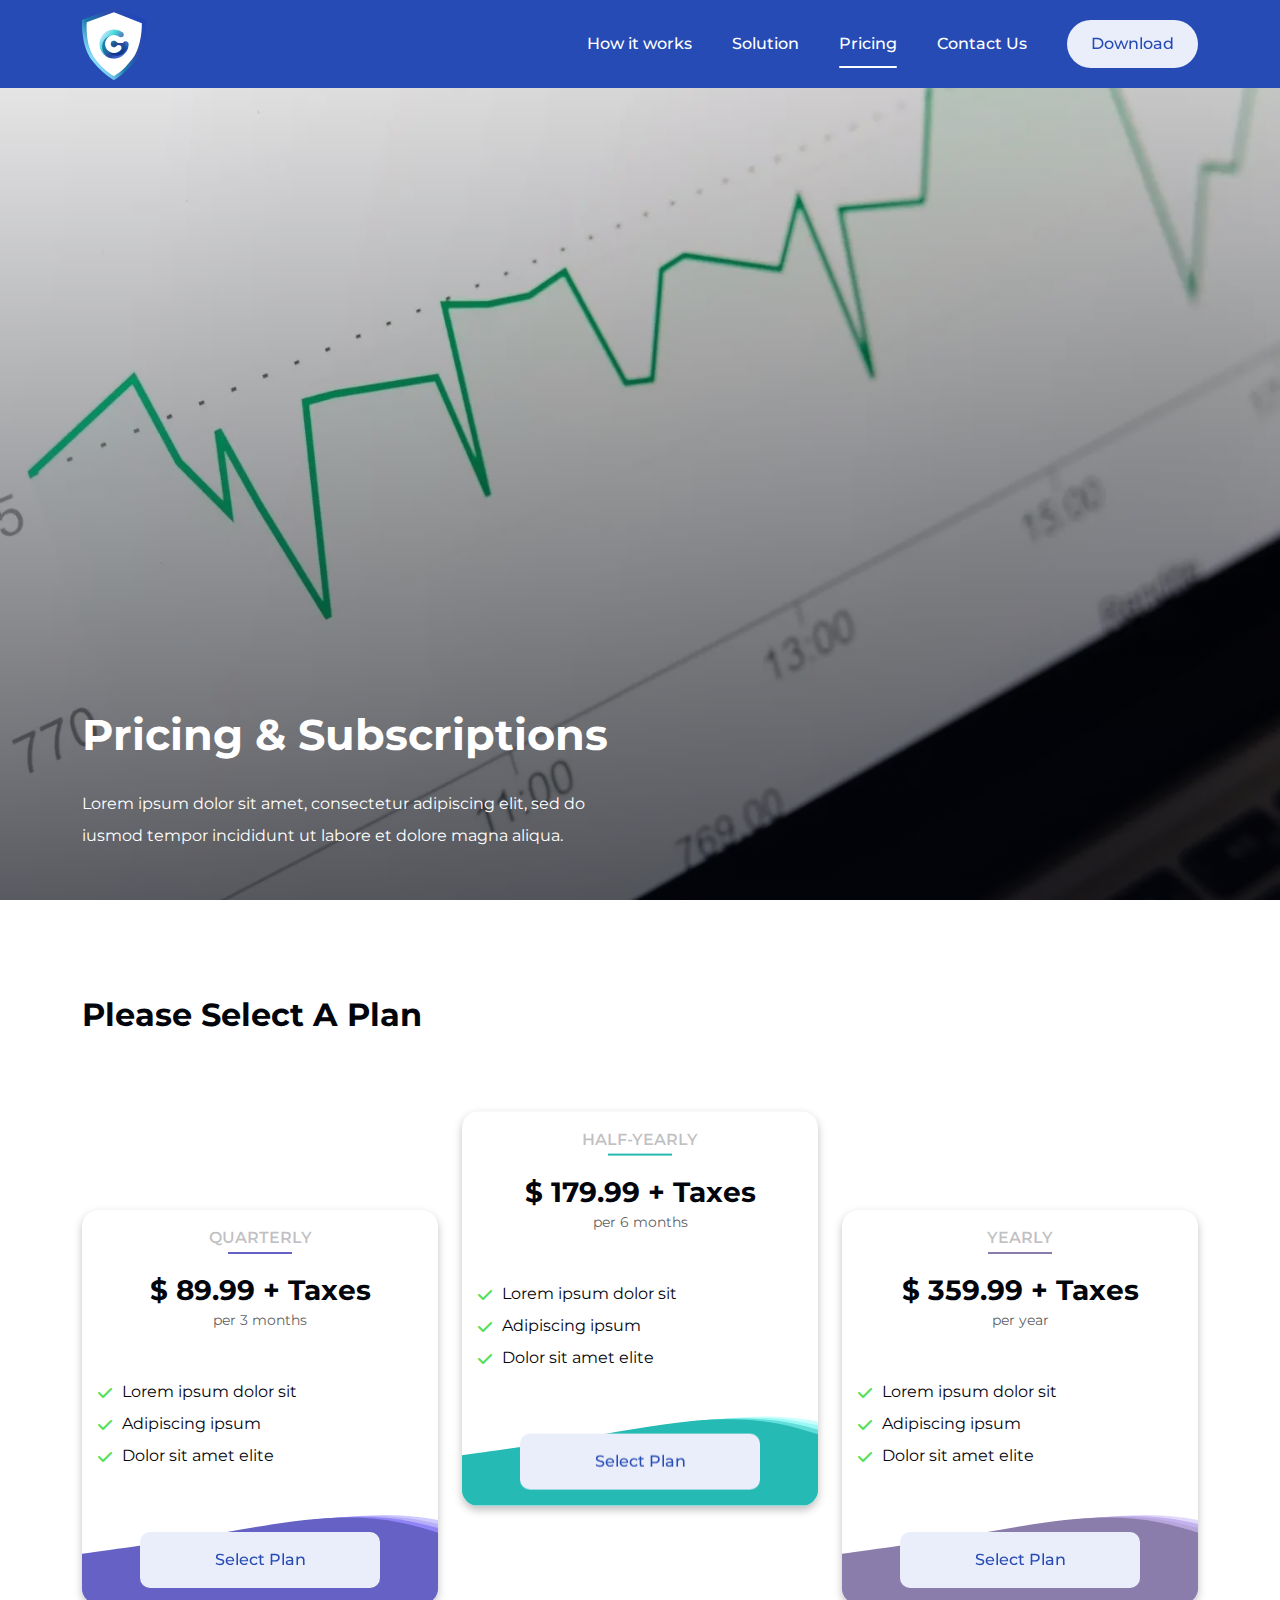
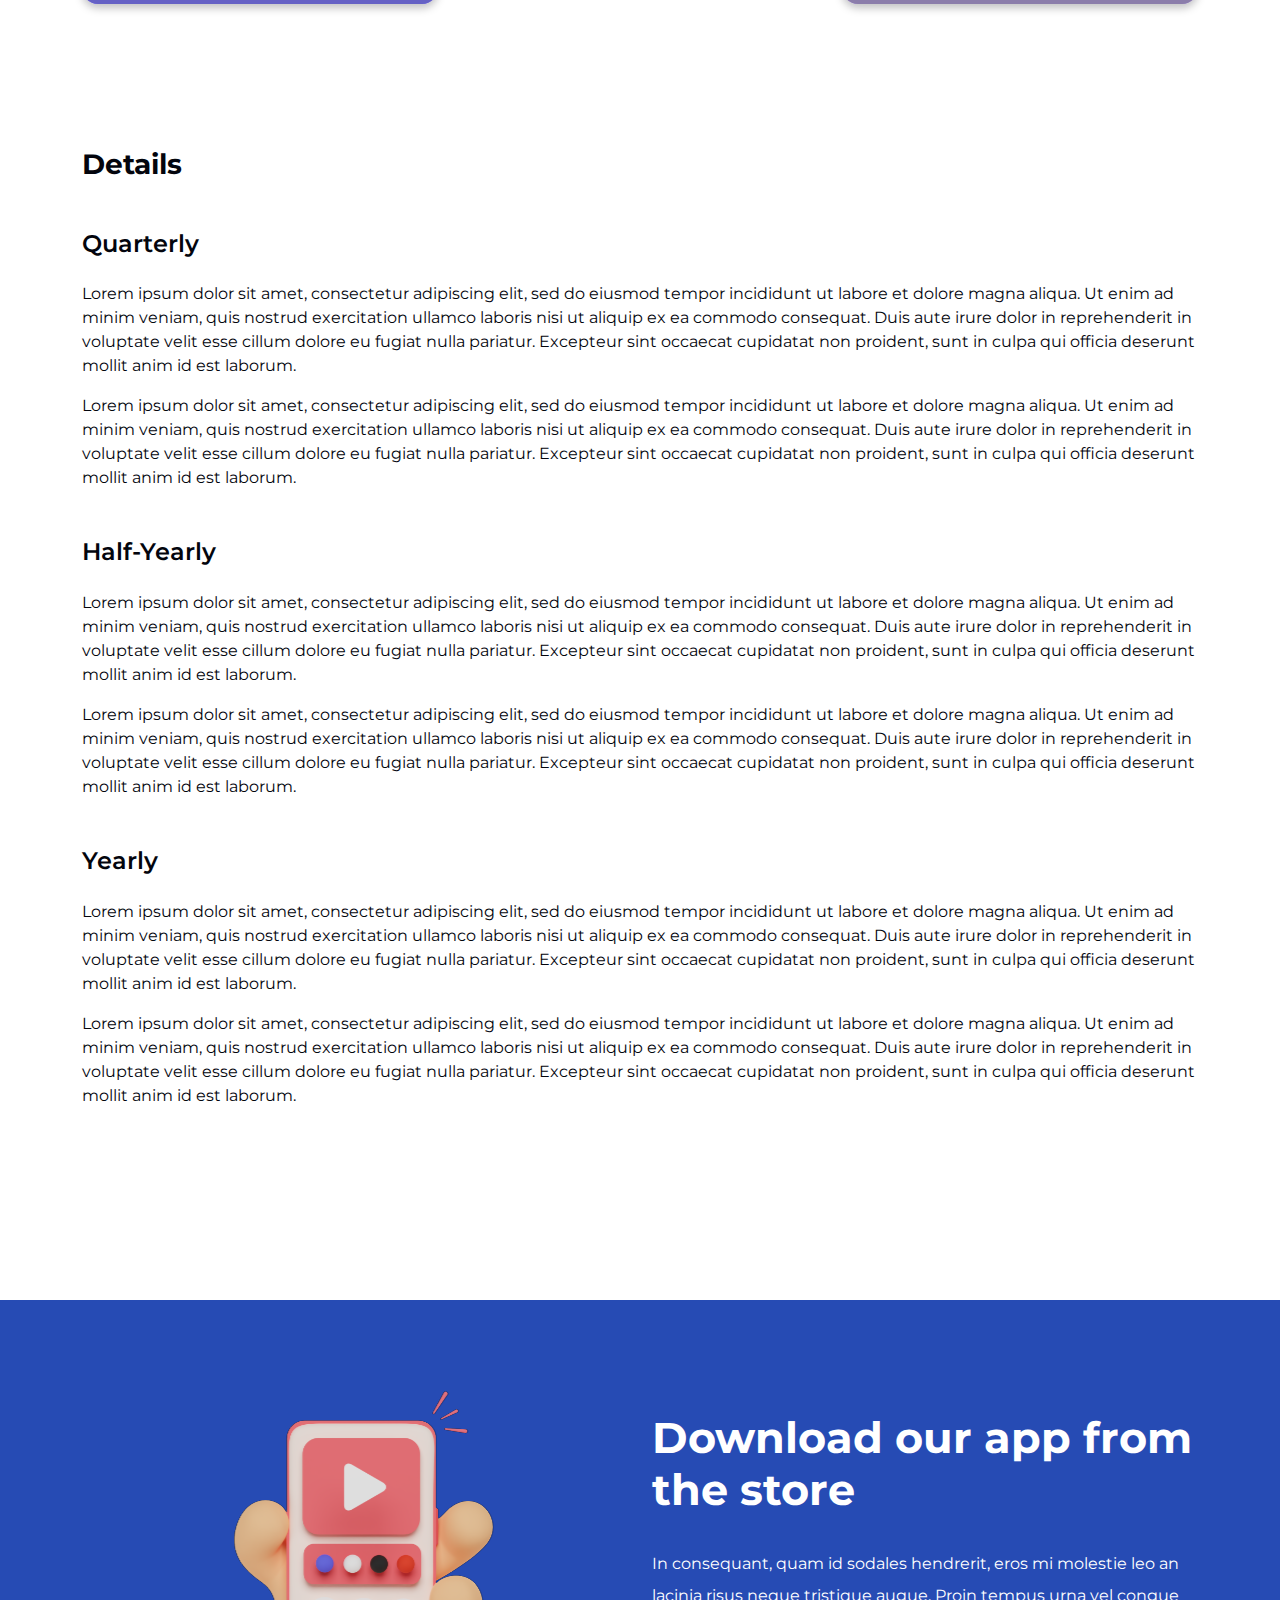
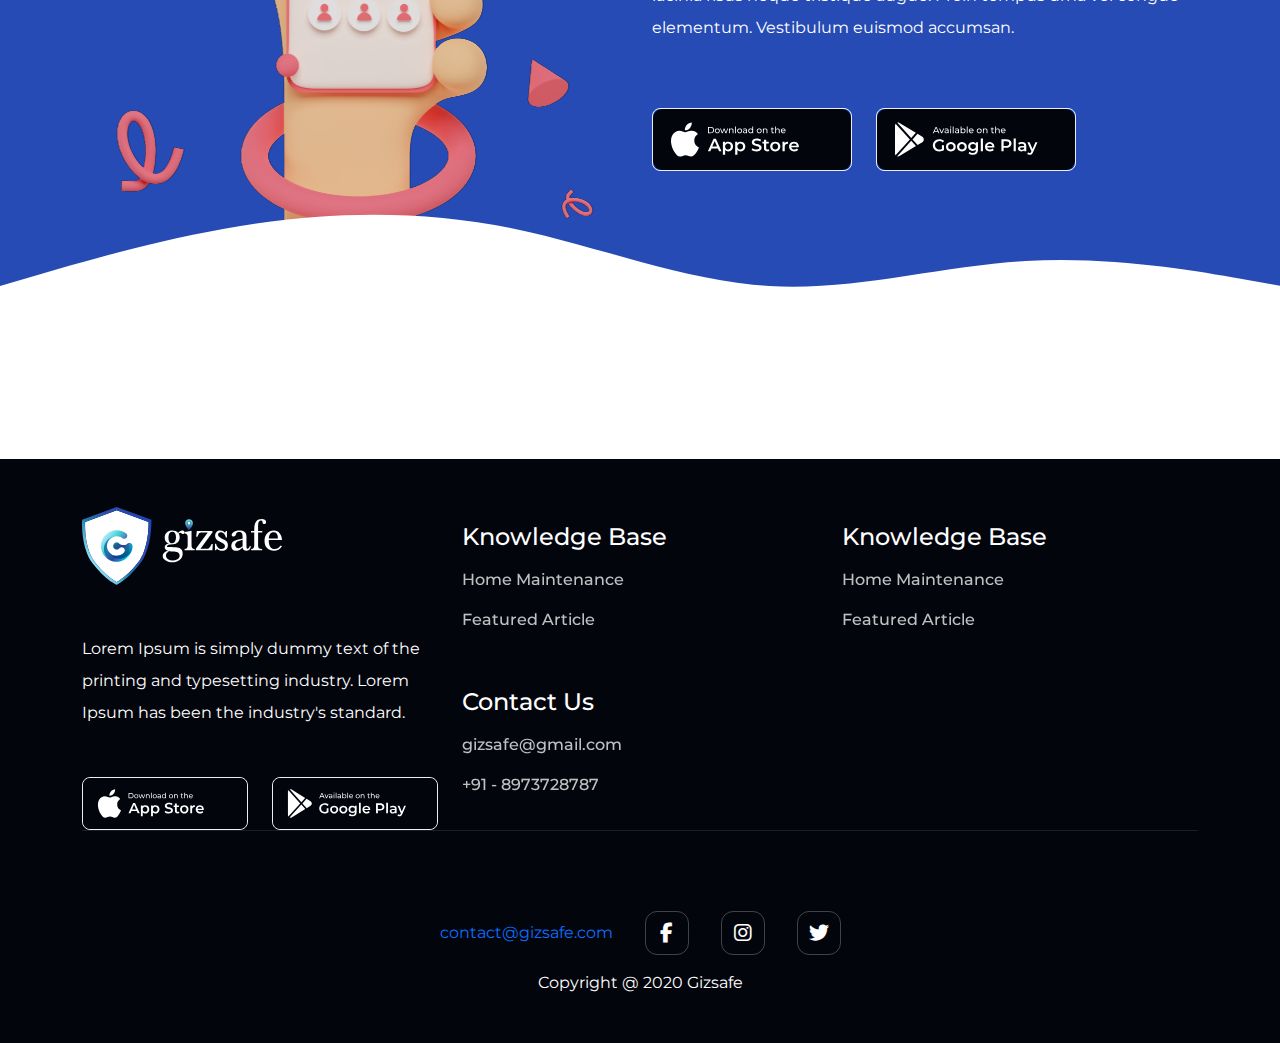
<file: Website/pricing.html>
<!DOCTYPE html>
<html lang="en">
  <head>
    <!-- Required Meta Tags -->
    <meta charset="UTF-8" />
    <meta http-equiv="X-UA-Compatible" content="IE=edge" />
    <meta name="viewport" content="width=device-width, initial-scale=1.0" />
    <!-- Page Title -->
    <title>Gizsafe</title>
    <!-- Favicons -->
    <link rel="apple-touch-icon" sizes="180x180" href="images/favicon/apple-touch-icon.png">
    <link rel="icon" type="image/png" sizes="32x32" href="images/favicon/favicon-32x32.png">
    <link rel="icon" type="image/png" sizes="16x16" href="images/favicon/favicon-16x16.png">
    <link rel="icon" type="image/x-icon" href="images/favicon/favicon.ico">
    <link rel="manifest" href="images/favicon/site.webmanifest">
    <!-- Fonts Link -->
    <link rel="preconnect" href="https://fonts.googleapis.com" />
    <link rel="preconnect" href="https://fonts.gstatic.com" crossorigin />
    <link rel="stylesheet" href="https://fonts.googleapis.com/css2?family=Montserrat:ital,wght@0,100;0,200;0,300;0,400;0,500;0,600;0,700;0,800;0,900;1,100;1,200;1,300;1,400;1,500;1,600;1,700;1,800;1,900&display=swap"/>
    <link rel="stylesheet" href="https://cdnjs.cloudflare.com/ajax/libs/font-awesome/6.2.0/css/all.min.css" />
    <!-- Required CSS -->
    <link rel="stylesheet" href="https://cdn.jsdelivr.net/npm/bootstrap@5.2.0/dist/css/bootstrap.min.css"/>
    <link rel="stylesheet" href="css/styles.css" />
    <link rel="stylesheet" href="css/animation.css" />
    <link rel="stylesheet" href="css/responsive.css" />
  </head>
  <body>
    <!-- Header Navigation -->
    <nav id="navbar_top" class="navbar navbar-expand-md navbar-dark bg-primary smooth_cubic_trans">
      <div class="container-fluid container-lg smooth_ease_trans">
        <a class="navbar-brand smooth_cubic_trans p-0 m-0" href="index.html">
          <img class="img-fluid smooth_cubic_trans" src="images/common/logo-icon.svg" alt="Gizsafe Logo Icon">
        </a>
        <button class="navbar-toggler smooth_cubic_trans collapsed" type="button" data-bs-toggle="collapse" data-bs-target="#navmenu" aria-controls="navmenu" aria-expanded="false" aria-label="Toggle navigation">
          <span class="toggler_icons smooth_cubic_trans">
            <span class="icon-bar first-bar smooth_cubic_trans"></span>
            <span class="icon-bar second-bar smooth_cubic_trans"></span>
            <span class="icon-bar third-bar smooth_cubic_trans"></span>
          </span>
          <span class="toggler-txt">Menu</span>
        </button>
        <div class="collapse navbar-collapse smooth_ease_trans" id="navmenu">
          <ul class="navbar-nav smooth_ease_trans py-4 py-md-0 ms-md-auto">
            <li class="nav-item smooth_ease_trans">
              <a class="nav-link px-3 px-md-0 fast_cubic_trans" href="how-it-works.html">How it works</a>
            </li>
            <li class="nav-item smooth_ease_trans">
              <a class="nav-link px-3 px-md-0 fast_cubic_trans" href="solutions.html">Solution</a>
            </li>
            <li class="nav-item smooth_ease_trans">
              <a class="nav-link px-3 px-md-0 fast_cubic_trans active" aria-current="page" href="#">Pricing</a>
            </li>
            <li class="nav-item smooth_ease_trans">
              <a class="nav-link px-3 px-md-0 fast_cubic_trans" href="contact-us.html">Contact Us</a>
            </li>
            <li class="nav-item smooth_ease_trans nav-btn">
              <a class="btn btn-light rounded-pill fast_cubic_trans" href="#download">Download</a>
            </li>
          </ul>
        </div>
      </div>
    </nav>
    <!-- Hero Section -->
    <section class="inner-banner pricing-banner py-5">
      <div class="container smooth_ease_trans">
        <div class="row smooth_ease_trans">
          <div class="col-lg-6 smooth_ease_trans">
            <div class="banner-cont smooth_ease_trans text-center text-lg-start text-white">
              <h1 class="title fw-bold smooth_ease_trans text-capitalize lh-1 pb-4">Pricing &amp; Subscriptions</h1>
              <p class="detail smooth_ease_trans lh-lg mb-0">Lorem ipsum dolor sit amet, consectetur adipiscing elit, sed do iusmod tempor incididunt ut labore et dolore magna aliqua.</p>
            </div>
          </div>
        </div>
      </div>
    </section>
    <!-- Pricing Cards Section -->
    <section class="pricing-content py-5">
      <div class="container py-md-5">
        <h2 class="title fw-bold text-capitalize text-dark mb-5">Please select a plan</h2>
        <div class="sec-spacer d-none d-lg-block"></div>
        <div class="row justify-content-center smooth_ease_trans gy-5 gy-lg-0">
          <div class="col-md-6 col-lg-4 smooth_ease_trans">
            <div class="pricing-card p-3 rounded-4 bg-body smooth_ease_trans">
              <div class="card-header text-center smooth_ease_trans">
                <p class="pricing-cycle fw-semibold text-uppercase mb-4">Quarterly</p>
                <h3 class="pricing text-dark fw-bold mb-0">$ 89.99 + Taxes</h3>
                <span class="text-muted small">per 3 months</span>
              </div>
              <ul class="detail-list list-unstyled pt-4 pt-lg-5 pb-5">
                <li class="mb-2">Lorem ipsum dolor sit</li>
                <li class="mb-2">Adipiscing ipsum</li>
                <li>Dolor sit amet elite</li>
              </ul>
              <button id="quarterlyPlan" class="btn btn-light btn-hover-primary mx-auto" type="button" onclick="showPricingForm(1)">Select Plan</button>
              <svg class="waves" xmlns="http://www.w3.org/2000/svg" xmlns:xlink="http://www.w3.org/1999/xlink" viewBox="0 0 1440 320" preserveAspectRatio="none">
                <defs>
                  <path id="animated-path" d="M0,192L48,181.3C96,171,192,149,288,122.7C384,96,480,64,576,96C672,128,768,224,864,224C960,224,1056,128,1152,117.3C1248,107,1344,181,1392,218.7L1440,256L1440,320L1392,320C1344,320,1248,320,1152,320C1056,320,960,320,864,320C768,320,672,320,576,320C480,320,384,320,288,320C192,320,96,320,48,320L0,320Z" />
                </defs>
                <g class="wave-paths">
                  <use fill="#D0CBFE" xlink:href="#animated-path" x="0" />
                  <use fill="#B7AFF8" xlink:href="#animated-path" x="-20" y="3" />
                  <use fill="#9184F7" xlink:href="#animated-path" x="-40" y="5" />
                  <use fill="#6561C5" xlink:href="#animated-path" x="-60" y="7" />
                </g>
              </svg>
            </div>
          </div>
          <div class="col-md-6 col-lg-4 translated-column smooth_ease_trans">
            <div class="pricing-card p-3 rounded-4 bg-body smooth_ease_trans">
              <div class="card-header text-center smooth_ease_trans">
                <p class="pricing-cycle half-yearly fw-semibold text-uppercase mb-4">Half-Yearly</p>
                <h3 class="pricing text-dark fw-bold mb-0">$ 179.99 + Taxes</h3>
                <span class="text-muted small">per 6 months</span>
              </div>
              <ul class="detail-list list-unstyled pt-4 pt-lg-5 pb-5">
                <li class="mb-2">Lorem ipsum dolor sit</li>
                <li class="mb-2">Adipiscing ipsum</li>
                <li>Dolor sit amet elite</li>
              </ul>
              <button id="halfYearlyPlan" class="btn btn-light btn-hover-primary mx-auto" type="button" onclick="showPricingForm(2)">Select Plan</button>
              <svg class="waves" xmlns="http://www.w3.org/2000/svg" xmlns:xlink="http://www.w3.org/1999/xlink" viewBox="0 0 1440 320" preserveAspectRatio="none">
                <defs>
                  <path id="animated-path" d="M0,192L48,181.3C96,171,192,149,288,122.7C384,96,480,64,576,96C672,128,768,224,864,224C960,224,1056,128,1152,117.3C1248,107,1344,181,1392,218.7L1440,256L1440,320L1392,320C1344,320,1248,320,1152,320C1056,320,960,320,864,320C768,320,672,320,576,320C480,320,384,320,288,320C192,320,96,320,48,320L0,320Z" />
                </defs>
                <g class="wave-paths">
                  <use fill="#CAFFFD" xlink:href="#animated-path" x="0" />
                  <use fill="#9AF9F5" xlink:href="#animated-path" x="-20" y="3" />
                  <use fill="#62DDD9" xlink:href="#animated-path" x="-40" y="5" />
                  <use fill="#26BAB4" xlink:href="#animated-path" x="-60" y="7" />
                </g>
              </svg>
            </div>
          </div>
          <div class="col-md-6 col-lg-4 smooth_ease_trans">
            <div class="pricing-card p-3 rounded-4 bg-body smooth_ease_trans">
              <div class="card-header text-center smooth_ease_trans">
                <p class="pricing-cycle yearly fw-semibold text-uppercase mb-4">Yearly</p>
                <h3 class="pricing text-dark fw-bold mb-0">$ 359.99 + Taxes</h3>
                <span class="text-muted small">per year</span>
              </div>
              <ul class="detail-list list-unstyled pt-4 pt-lg-5 pb-5">
                <li class="mb-2">Lorem ipsum dolor sit</li>
                <li class="mb-2">Adipiscing ipsum</li>
                <li>Dolor sit amet elite</li>
              </ul>
              <button id="yearlyPlan" class="btn btn-light btn-hover-primary mx-auto" type="button" onclick="showPricingForm(3)">Select Plan</button>
              <svg class="waves" xmlns="http://www.w3.org/2000/svg" xmlns:xlink="http://www.w3.org/1999/xlink" viewBox="0 0 1440 320" preserveAspectRatio="none">
                <defs>
                  <path id="animated-path" d="M0,192L48,181.3C96,171,192,149,288,122.7C384,96,480,64,576,96C672,128,768,224,864,224C960,224,1056,128,1152,117.3C1248,107,1344,181,1392,218.7L1440,256L1440,320L1392,320C1344,320,1248,320,1152,320C1056,320,960,320,864,320C768,320,672,320,576,320C480,320,384,320,288,320C192,320,96,320,48,320L0,320Z" />
                </defs>
                <g class="wave-paths">
                  <use fill="#E2D9F8" xlink:href="#animated-path" x="0" />
                  <use fill="#C4B2EE" xlink:href="#animated-path" x="-20" y="3" />
                  <use fill="#B7A6DC" xlink:href="#animated-path" x="-40" y="5" />
                  <use fill="#8B7DAB" xlink:href="#animated-path" x="-60" y="7" />
                </g>
              </svg>
            </div>
          </div>
        </div>
        <p id="note" class="d-none mt-5 mb-0"><span class="fw-bold text-danger me-2">*Note :</span> To cancel subscription <a class="btn-link text-decoration-none" href="contact-us.html">Contact Us</a>.</p>
      </div>
    </section>
    <!-- Pricing Form Container Section -->
    <main id="pricingForm" class="hideContent trans__origin-top smooth_ease_trans">
      <!-- Pricing Summary Section -->
      <section class="pricing-summary pb-5">
        <div class="container pb-md-5 smooth_ease_trans">
          <button class="btn btn-link fw-semibold text-decoration-none" onclick="hidePricingForm()">&lsaquo; Back</button>
          <div class="plan-summary-card mt-5 p-3 p-sm-4 pb-lg-5 rounded-4 smooth_ease_trans">
            <div class="plan-name smooth_ease_trans">
              <p class="text-capitalize mb-0 smooth_ease_trans">Your selected plan</p>
              <h3 class="fw-bold text-muted mb-lg-0 smooth_ease_trans">Half-Yearly</h3>
            </div>
            <div class="amount-details smooth_ease_trans">
              <p class="text-capitalize mb-0 smooth_ease_trans">Total Price</p>
              <h3 class="fw-bold text-dark mb-lg-0 smooth_ease_trans">$ 199.00 <span>per 6 months</span></h3>
              <p class="small mb-0 smooth_ease_trans">(all taxes included)</p>
            </div>
          </div>
        </div>
      </section>
      <!-- Pricing Form Section -->
      <section class="form-wrapper pb-5">
        <div class="container smooth_ease_trans">
          <h3 class="form-heading text-uppercase fw-bold smooth_ease_trans">Payment Options</h3>
          <div class="payment-options py-4 py-lg-5 smooth_ease_trans">
            <div class="form-check smooth_ease_trans">
              <input class="form-check-input" type="radio" name="inlineRadioOptions" id="paytm" value="Paytm">
              <label class="form-check-label fw-medium smooth_ease_trans" for="paytm">Paytm</label>
            </div>
            <div class="form-check smooth_ease_trans">
              <input class="form-check-input" type="radio" name="inlineRadioOptions" id="debitCard" value="Debit Card">
              <label class="form-check-label fw-medium smooth_ease_trans" for="debitCard">Debit Card</label>
            </div>
            <div class="form-check smooth_ease_trans">
              <input class="form-check-input" type="radio" name="inlineRadioOptions" id="creditCard" value="Credit Card">
              <label class="form-check-label fw-medium smooth_ease_trans" for="creditCard">Credit Card</label>
            </div>
            <div class="form-check smooth_ease_trans">
              <input class="form-check-input" type="radio" name="inlineRadioOptions" id="upi" value="UPI">
              <label class="form-check-label fw-medium smooth_ease_trans" for="upi">UPI</label>
            </div>
            <div class="form-check smooth_ease_trans">
              <input class="form-check-input" type="radio" name="inlineRadioOptions" id="gpayPhonepay" value="Gpay/Phonepay">
              <label class="form-check-label fw-medium smooth_ease_trans" for="gpayPhonepay">Gpay/Phonepay</label>
            </div>
          </div>
          <h3 class="form-heading text-uppercase fw-bold smooth_ease_trans">Payment Details</h3>
          <form class="payment-form needs-validation py-4 py-lg-5 smooth_ease_trans" action="#" method="get" novalidate>
            <div class="row mb-4 mb-lg-5">
              <label for="validationCustom01" class="col-sm-3 col-lg-2 col-form-label">Card Number</label>
              <div class="col">
                <input type="tel" class="form-control" placeholder="0000-0000-0000-0000" maxlength="16" id="validationCustom01" required>
                <div class="valid-feedback">Looks good!</div>
                <div class="invalid-feedback">Please provide a valid Card Number.</div>
              </div>
            </div>
            <div class="row mb-4 mb-lg-5">
              <label for="validationCustom02" class="col-sm-3 col-lg-2 col-form-label">Card Holder</label>
              <div class="col">
                <input type="text" class="form-control" placeholder="Enter the person name from card" id="validationCustom02" required>
                <div class="valid-feedback">Looks good!</div>
                <div class="invalid-feedback">Please recheck Card Holder's name.</div>
              </div>
            </div>
            <div class="row mb-5 gy-4 gy-lg-0">
              <div class="col-12 col-lg-6">
                <div class="row">
                  <label for="validationCustom03" class="col-sm-3 col-lg-4 col-form-label">Expiry Date</label>
                  <div class="col">
                    <input type="text" class="form-control" id="validationCustom03" placeholder="Month, Year" onfocus="(this.type='month')" onblur="(this.type='month')" required>
                    <div class="valid-feedback">Looks good!</div>
                    <div class="invalid-feedback">This expiry date doesn't match with the card.</div>
                  </div>
                </div>
              </div>
              <div class="col-12 col-lg-6">
                <div class="row">
                  <label for="validationCustom03" class="col-sm-3 col-form-label">CVV</label>
                  <div class="col">
                    <input type="number" placeholder="xxx" maxlength="3" oninput="this.value=this.value.slice(0,this.maxLength)" class="form-control" id="validationCustom03" required>
                    <div class="valid-feedback">Looks good!</div>
                    <div class="invalid-feedback">Please check the CVV in back of your card.</div>
                  </div>
                </div>
              </div>
            </div>
            <div class="col-12">
              <button class="btn btn-primary mx-auto"  onclick="formSubmit()" type="submit">Submit</button>
            </div>
          </form>
        </div>
      </section>
    </main>
    <!-- Plan Details Section -->
    <section class="plan-details trans__origin-bottom showContent smooth_ease_trans pb-5 pt-md-5">
      <div class="container smooth_ease_trans">
        <h3 class="title fw-bold text-dark mb-5">Details</h3>
        <div class="first-plan-details mb-5">
          <h4 class="sub-title fw-semibold mb-4">Quarterly</h4>
          <p class="detail-text">Lorem ipsum dolor sit amet, consectetur adipiscing elit, sed do eiusmod tempor incididunt ut labore et dolore magna aliqua. Ut enim ad minim veniam, quis nostrud exercitation ullamco laboris nisi ut aliquip ex ea commodo consequat. Duis aute irure dolor in reprehenderit in voluptate velit esse cillum dolore eu fugiat nulla pariatur. Excepteur sint occaecat cupidatat non proident, sunt in culpa qui officia deserunt mollit anim id est laborum.</p>
          <p class="detail-text">Lorem ipsum dolor sit amet, consectetur adipiscing elit, sed do eiusmod tempor incididunt ut labore et dolore magna aliqua. Ut enim ad minim veniam, quis nostrud exercitation ullamco laboris nisi ut aliquip ex ea commodo consequat. Duis aute irure dolor in reprehenderit in voluptate velit esse cillum dolore eu fugiat nulla pariatur. Excepteur sint occaecat cupidatat non proident, sunt in culpa qui officia deserunt mollit anim id est laborum.</p>
        </div>
        <div class="second-plan-details mb-5">
          <h4 class="sub-title fw-semibold mb-4">Half-Yearly</h4>
          <p class="detail-text">Lorem ipsum dolor sit amet, consectetur adipiscing elit, sed do eiusmod tempor incididunt ut labore et dolore magna aliqua. Ut enim ad minim veniam, quis nostrud exercitation ullamco laboris nisi ut aliquip ex ea commodo consequat. Duis aute irure dolor in reprehenderit in voluptate velit esse cillum dolore eu fugiat nulla pariatur. Excepteur sint occaecat cupidatat non proident, sunt in culpa qui officia deserunt mollit anim id est laborum.</p>
          <p class="detail-text">Lorem ipsum dolor sit amet, consectetur adipiscing elit, sed do eiusmod tempor incididunt ut labore et dolore magna aliqua. Ut enim ad minim veniam, quis nostrud exercitation ullamco laboris nisi ut aliquip ex ea commodo consequat. Duis aute irure dolor in reprehenderit in voluptate velit esse cillum dolore eu fugiat nulla pariatur. Excepteur sint occaecat cupidatat non proident, sunt in culpa qui officia deserunt mollit anim id est laborum.</p>
        </div>
        <div class="second-plan-details">
          <h4 class="sub-title fw-semibold mb-4">Yearly</h4>
          <p class="detail-text">Lorem ipsum dolor sit amet, consectetur adipiscing elit, sed do eiusmod tempor incididunt ut labore et dolore magna aliqua. Ut enim ad minim veniam, quis nostrud exercitation ullamco laboris nisi ut aliquip ex ea commodo consequat. Duis aute irure dolor in reprehenderit in voluptate velit esse cillum dolore eu fugiat nulla pariatur. Excepteur sint occaecat cupidatat non proident, sunt in culpa qui officia deserunt mollit anim id est laborum.</p>
          <p class="detail-text">Lorem ipsum dolor sit amet, consectetur adipiscing elit, sed do eiusmod tempor incididunt ut labore et dolore magna aliqua. Ut enim ad minim veniam, quis nostrud exercitation ullamco laboris nisi ut aliquip ex ea commodo consequat. Duis aute irure dolor in reprehenderit in voluptate velit esse cillum dolore eu fugiat nulla pariatur. Excepteur sint occaecat cupidatat non proident, sunt in culpa qui officia deserunt mollit anim id est laborum.</p>
        </div>
      </div>
      <div class="sec-spacer d-none d-md-block"></div>
    </section>
    <!-- Download App Section -->
    <section id="download" class="download-app py-5 bg-primary">
      <div class="container py-md-5 py-lg-4 smooth_ease_trans">
        <div class="row align-items-center smooth_ease_trans">
          <div class="col-lg-6 order-last order-lg-first smooth_ease_trans">
            <div class="download-app-image text-center">
              <img class="img-fluid smooth_cubic_trans" src="images/common/download-app-3d-image-resized.png" alt="Gizsafe 3D representation">
            </div>
          </div>
          <div class="col-lg-6 order-first order-lg-last smooth_ease_trans">
            <div class="download-app-cont smooth_ease_trans text-center text-lg-start text-white">
              <h2 class="main-title fw-bold smooth_ease_trans pb-4">Download our app from the store</h2>
              <p class="detail smooth_ease_trans lh-lg">In consequant, quam id sodales hendrerit, eros mi molestie leo an lacinia risus neque tristique augue. Proin tempus urna vel congue elementum. Vestibulum euismod accumsan.</p>
              <div class="btn-group download-app-btns py-5 px-md-5 px-lg-0">
                <a href="#" class="download-app-btn smooth_cubic_trans">
                  <img class="img-fluid smooth_cubic_trans" src="images/common/app-store.svg" alt="Download on the App Store">
                </a>
                <a href="#" class="download-app-btn smooth_cubic_trans">
                  <img class="img-fluid smooth_cubic_trans" src="images/common/google-play.svg" alt="Available on the Google Play">
                </a>
              </div>
            </div>
          </div>
        </div>
      </div>
      <div class="section-divider reverse">
        <svg xmlns="http://www.w3.org/2000/svg" viewBox="0 0 1440 320" preserveAspectRatio="none">
          <path fill="#ffffff" fill-opacity="1" d="M0,224L48,197.3C96,171,192,117,288,90.7C384,64,480,64,576,101.3C672,139,768,213,864,224C960,235,1056,181,1152,170.7C1248,160,1344,192,1392,208L1440,224L1440,320L1392,320C1344,320,1248,320,1152,320C1056,320,960,320,864,320C768,320,672,320,576,320C480,320,384,320,288,320C192,320,96,320,48,320L0,320Z"></path>
        </svg>
      </div>
    </section>
    <div class="sec-spacer"></div>
    <!-- Footer Section -->
    <footer class="bg-dark text-white py-5">
      <div class="container smooth_ease_trans">
        <div class="row justify-content-between smooth_ease_trans">
          <div class="col-lg-4 col-xxl-3 smooth_ease_trans">
            <div class="footer-about text-center text-lg-start">
              <a class="footer-logo smooth_cubic_trans" href="index.html">
                <img class="img-fluid smooth_cubic_trans" src="images/common/footer-logo.svg" alt="Gizsafe Logo">
              </a>
              <p class="content smooth_ease_trans lh-lg mb-0 py-5">Lorem Ipsum is simply dummy text of the printing and typesetting industry. Lorem Ipsum has been the industry's standard.</p>
              <div class="btn-group download-app-btns">
                <a href="#" class="download-app-btn smooth_cubic_trans">
                  <img class="img-fluid smooth_cubic_trans" src="images/common/app-store.svg" alt="Download on the App Store">
                </a>
                <a href="#" class="download-app-btn smooth_cubic_trans">
                  <img class="img-fluid smooth_cubic_trans" src="images/common/google-play.svg" alt="Available on the Google Play">
                </a>
              </div>
            </div>
          </div>
          <div class="col-md-6 col-lg-4 smooth_ease_trans">
            <div class="site-links pt-5 pt-lg-3">
              <h4 class="link-head">Knowledge Base</h4>
              <ul class="list-unstyled mb-0">
                <li><a class="link-items smooth_cubic_trans" href="#">Home Maintenance</a></li>
                <li><a class="link-items smooth_cubic_trans" href="#">Featured Article</a></li>
              </ul>
            </div>
            <div class="site-links pt-5">
              <h4 class="link-head">Contact Us</h4>
              <ul class="list-unstyled mb-0">
                <li><a class="link-items smooth_cubic_trans" href="mailto:gizsafe@gmail.com">gizsafe@gmail.com</a></li>
                <li><a class="link-items smooth_cubic_trans" href="tel: +91 8973728787">+91 - 8973728787</a></li>
              </ul>
            </div>
          </div>
          <div class="col-md-6 col-lg-4 smooth_ease_trans">
            <div class="site-links pt-5 pt-lg-3">
              <h4 class="link-head">Knowledge Base</h4>
              <ul class="list-unstyled mb-0">
                <li><a class="link-items smooth_cubic_trans" href="#">Home Maintenance</a></li>
                <li><a class="link-items smooth_cubic_trans" href="#">Featured Article</a></li>
              </ul>
            </div>
          </div>
        </div>
        <div class="copyright pt-5">
          <p class="content mb-0">Copyright @ 2020 Gizsafe</p>
          <div class="external-links">
            <a class="contact-link smooth_cubic_trans" href="mailto:contact@gizsafe.com">contact@gizsafe.com</a>
            <a class="social-link smooth_cubic_trans" href="https://www.facebook.com/"><i class="fa-brands fa-facebook-f"></i></a>
            <a class="social-link smooth_cubic_trans" href="https://www.instagram.com/"><i class="fa-brands fa-instagram"></i></a>
            <a class="social-link smooth_cubic_trans" href="https://twitter.com/"><i class="fa-brands fa-twitter"></i></a>
          </div>
        </div>
      </div>
    </footer>
    <!-- Scroll To Top of the page button -->
    <button id="scrollUp" class="slow_ease_trans fade" title="Click to Scroll Top">
      <svg xmlns="http://www.w3.org/2000/svg" width="24" height="24" fill="currentColor" class="bi bi-arrow-up" viewBox="0 0 16 16">
        <path fill-rule="evenodd" d="M8 15a.5.5 0 0 0 .5-.5V2.707l3.146 3.147a.5.5 0 0 0 .708-.708l-4-4a.5.5 0 0 0-.708 0l-4 4a.5.5 0 1 0 .708.708L7.5 2.707V14.5a.5.5 0 0 0 .5.5z"/>
      </svg>
    </button>

    <!-- JavaScript Bundle with Popper -->
    <script src="https://cdn.jsdelivr.net/npm/bootstrap@5.2.0/dist/js/bootstrap.bundle.min.js"></script>
    <script src="js/custom.js"></script>
  </body>
</html>
</file>
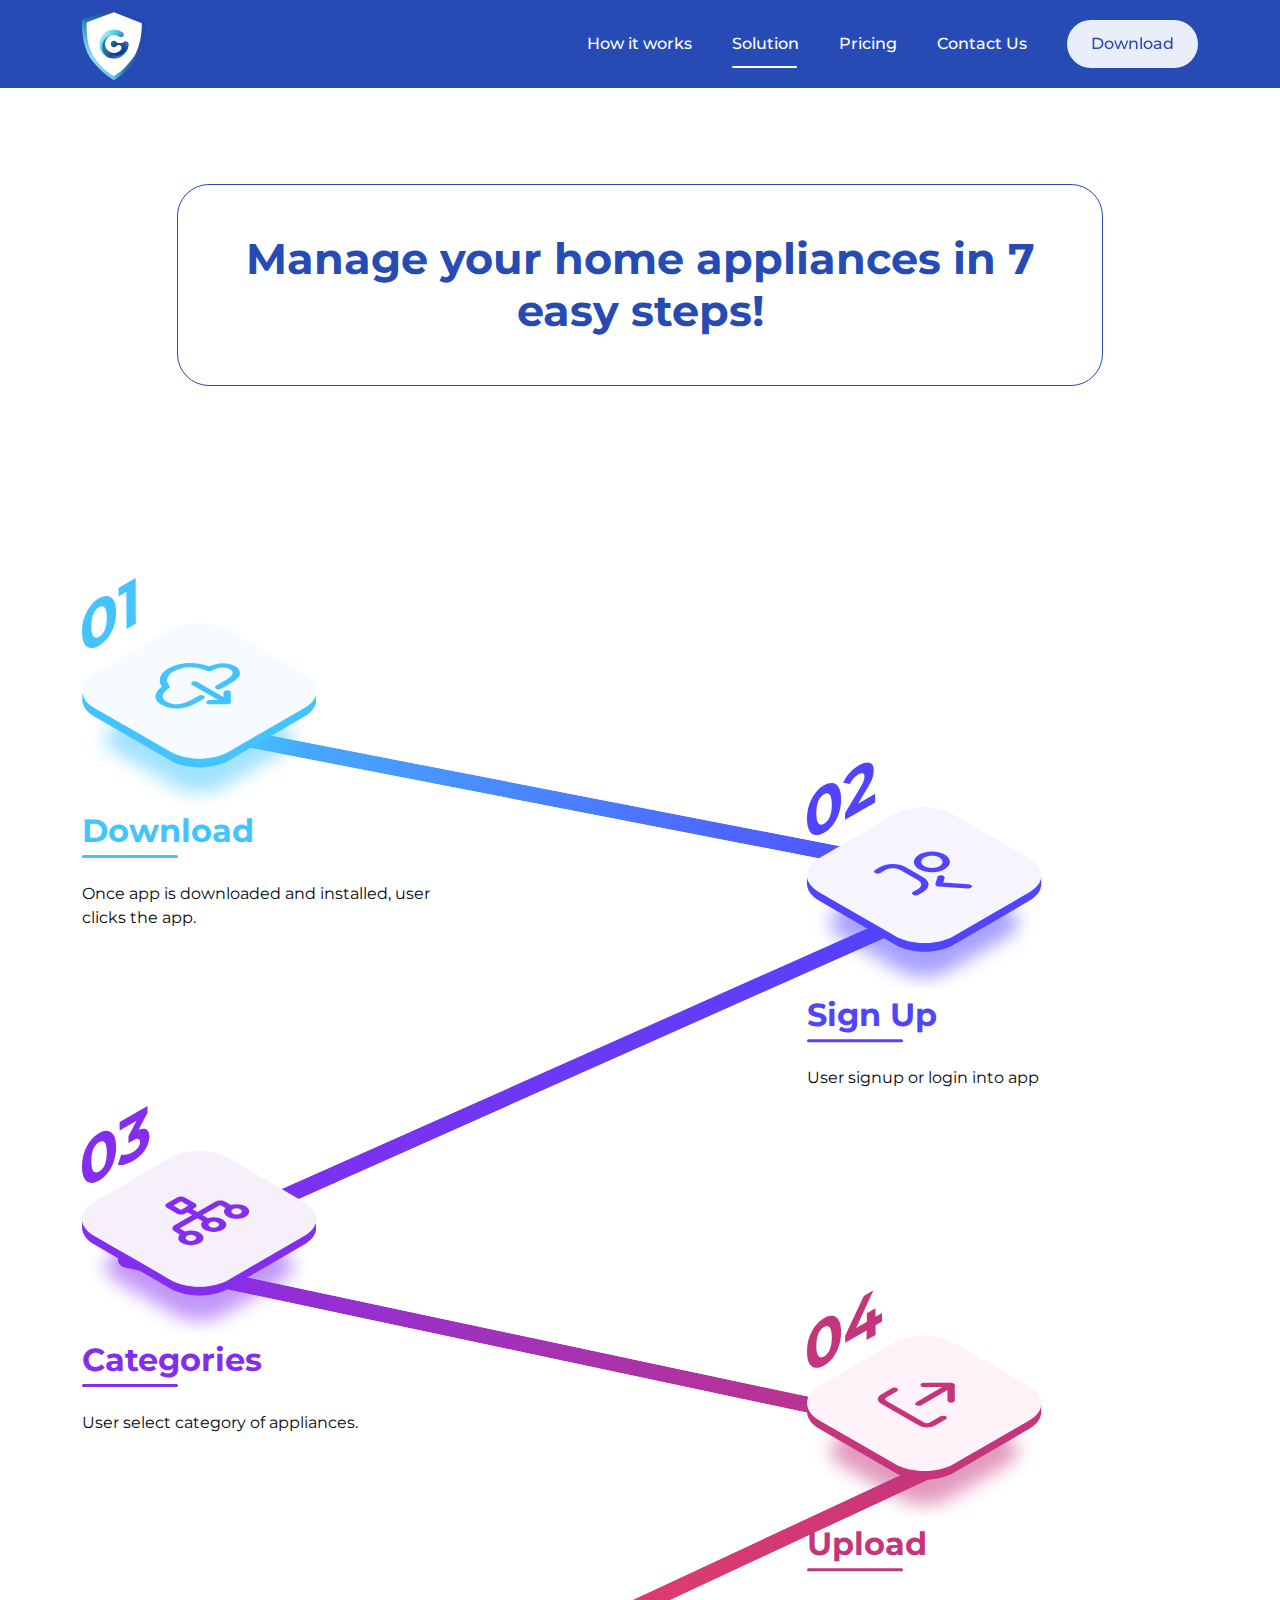
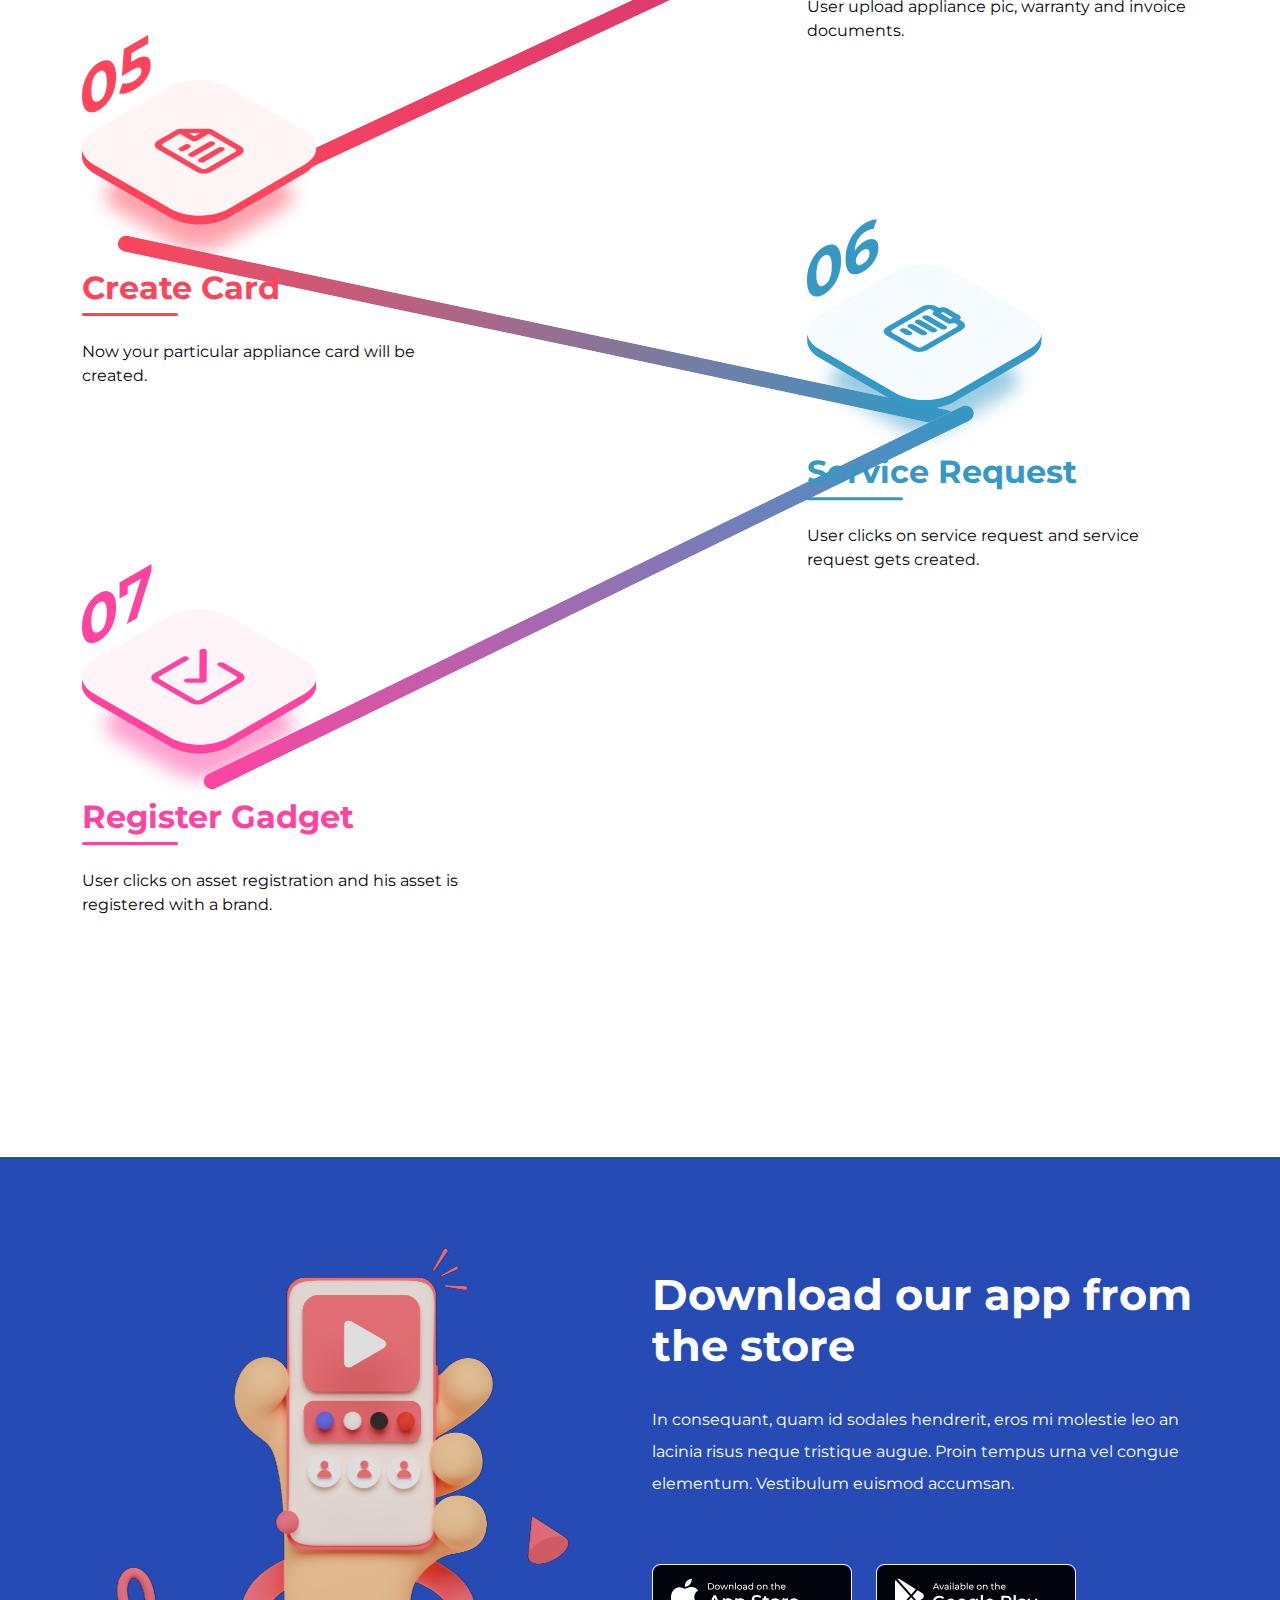
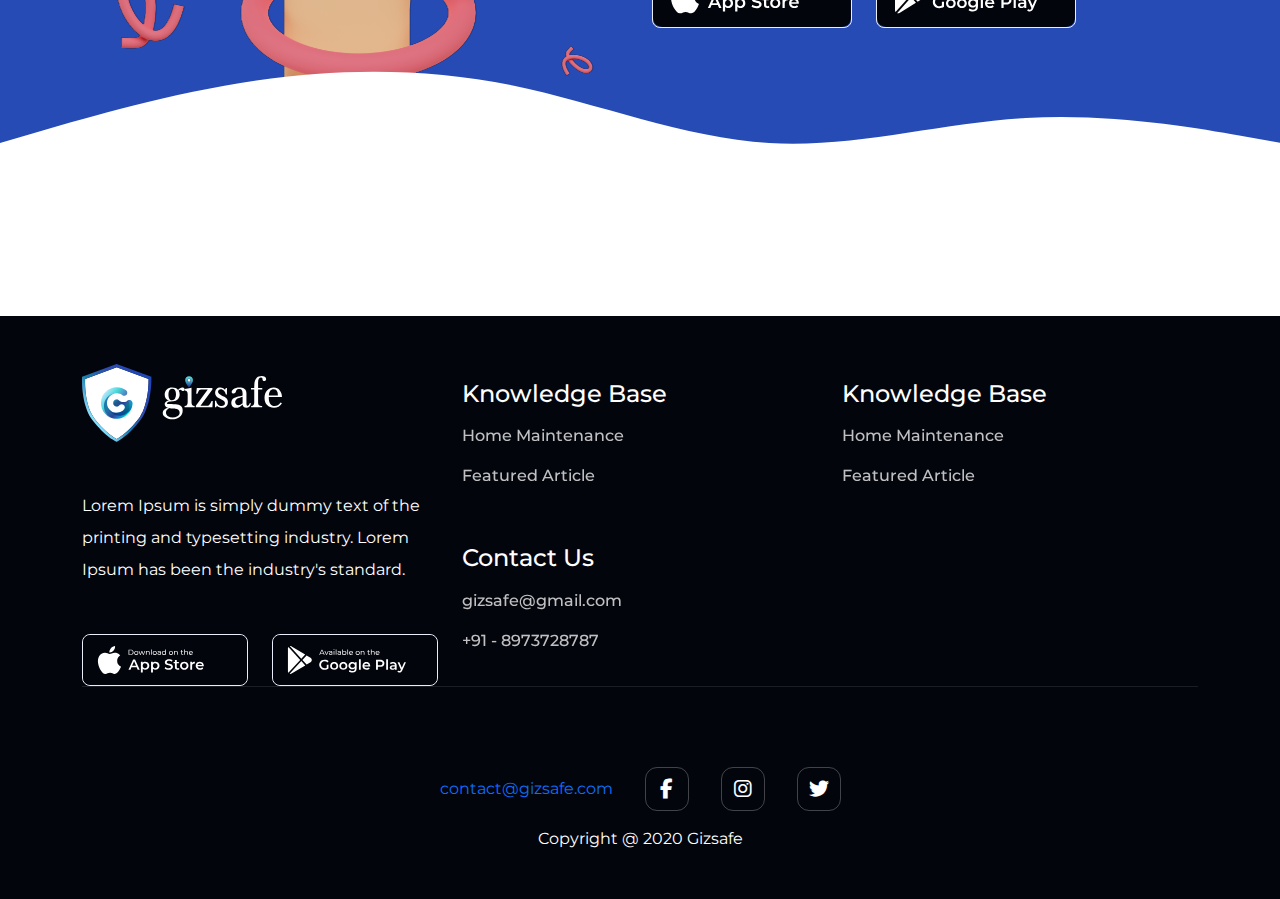
<file: Website/solutions.html>
<!DOCTYPE html>
<html lang="en">
  <head>
    <!-- Required Meta Tags -->
    <meta charset="UTF-8" />
    <meta http-equiv="X-UA-Compatible" content="IE=edge" />
    <meta name="viewport" content="width=device-width, initial-scale=1.0" />
    <!-- Page Title -->
    <title>Gizsafe</title>
    <!-- Favicons -->
    <link rel="apple-touch-icon" sizes="180x180" href="images/favicon/apple-touch-icon.png">
    <link rel="icon" type="image/png" sizes="32x32" href="images/favicon/favicon-32x32.png">
    <link rel="icon" type="image/png" sizes="16x16" href="images/favicon/favicon-16x16.png">
    <link rel="icon" type="image/x-icon" href="images/favicon/favicon.ico">
    <link rel="manifest" href="images/favicon/site.webmanifest">
    <!-- Fonts Link -->
    <link rel="preconnect" href="https://fonts.googleapis.com" />
    <link rel="preconnect" href="https://fonts.gstatic.com" crossorigin />
    <link rel="stylesheet" href="https://fonts.googleapis.com/css2?family=Montserrat:ital,wght@0,100;0,200;0,300;0,400;0,500;0,600;0,700;0,800;0,900;1,100;1,200;1,300;1,400;1,500;1,600;1,700;1,800;1,900&display=swap"/>
    <link rel="stylesheet" href="https://cdnjs.cloudflare.com/ajax/libs/font-awesome/6.2.0/css/all.min.css" />
    <!-- Required CSS -->
    <link rel="stylesheet" href="https://cdn.jsdelivr.net/npm/bootstrap@5.2.0/dist/css/bootstrap.min.css"/>
    <link rel="stylesheet" href="css/styles.css" />
    <link rel="stylesheet" href="css/animation.css" />
    <link rel="stylesheet" href="css/responsive.css" />
  </head>
  <body>
    <!-- Header Navigation -->
    <nav id="navbar_top" class="navbar navbar-expand-md navbar-dark bg-primary smooth_cubic_trans">
      <div class="container-fluid container-lg smooth_ease_trans">
        <a class="navbar-brand smooth_cubic_trans p-0 m-0" href="index.html">
          <img class="img-fluid smooth_cubic_trans" src="images/common/logo-icon.svg" alt="Gizsafe Logo Icon">
        </a>
        <button class="navbar-toggler smooth_cubic_trans collapsed" type="button" data-bs-toggle="collapse" data-bs-target="#navmenu" aria-controls="navmenu" aria-expanded="false" aria-label="Toggle navigation">
          <span class="toggler_icons smooth_cubic_trans">
            <span class="icon-bar first-bar smooth_cubic_trans"></span>
            <span class="icon-bar second-bar smooth_cubic_trans"></span>
            <span class="icon-bar third-bar smooth_cubic_trans"></span>
          </span>
          <span class="toggler-txt">Menu</span>
        </button>
        <div class="collapse navbar-collapse smooth_ease_trans" id="navmenu">
          <ul class="navbar-nav smooth_ease_trans py-4 py-md-0 ms-md-auto">
            <li class="nav-item smooth_ease_trans">
              <a class="nav-link px-3 px-md-0 fast_cubic_trans" href="how-it-works.html">How it works</a>
            </li>
            <li class="nav-item smooth_ease_trans">
              <a class="nav-link px-3 px-md-0 fast_cubic_trans active" aria-current="page" href="#">Solution</a>
            </li>
            <li class="nav-item smooth_ease_trans">
              <a class="nav-link px-3 px-md-0 fast_cubic_trans" href="pricing.html">Pricing</a>
            </li>
            <li class="nav-item smooth_ease_trans">
              <a class="nav-link px-3 px-md-0 fast_cubic_trans" href="contact-us.html">Contact Us</a>
            </li>
            <li class="nav-item smooth_ease_trans nav-btn">
              <a class="btn btn-light rounded-pill fast_cubic_trans" href="#download">Download</a>
            </li>
          </ul>
        </div>
      </div>
    </nav>
    <!-- Main Particle Section -->
    <main class="particle-section">
      <section class="solution-hero smooth_ease_trans py-5">
        <div class="container-fluid container-md smooth_ease_trans py-5">
          <div class="row justify-content-center smooth_ease_trans">
            <div class="col-lg-10 smooth_ease_trans">
              <div class="hero-heading smooth_ease_trans text-center p-4 p-lg-5">
                <h1 class="main-title smooth_ease_trans fw-bold text-primary mb-0">Manage your home appliances in 7 easy steps!</h1>
              </div>
            </div>
          </div>
        </div>
      </section>
      <section class="solution-block smooth_ease_trans pb-5 pt-lg-5">
        <div class="container-fluid container-md steps-container smooth_ease_trans py-md-5">
          <div class="steps-link-path smooth_ease_trans">
            <div class="step-connector path_1 smooth_ease_trans"><span class="animated-path"></span></div>
            <div class="step-connector path_2 smooth_ease_trans"><span class="animated-path"></span></div>
            <div class="step-connector path_3 smooth_ease_trans"><span class="animated-path"></span></div>
            <div class="step-connector path_4 smooth_ease_trans"><span class="animated-path"></span></div>
            <div class="step-connector path_5 smooth_ease_trans"><span class="animated-path"></span></div>
            <div class="step-connector path_6 smooth_ease_trans"><span class="animated-path"></span></div>
          </div>
          <div class="solution-steps step-1 mb-5 mb-md-0 smooth_ease_trans">
            <div class="step-number smooth_ease_trans">
              <svg class="step-icon smooth_ease_trans" xmlns="http://www.w3.org/2000/svg" x="0px" y="0px" viewBox="0 0 512 512">
                <defs>
                  <filter id="shadow_blur">
                    <feGaussianBlur in="SourceGraphic" stdDeviation="20" />
                  </filter>
                </defs>
                <path id="shadow" class="primary-fill opacity-50" filter="url(#shadow_blur)" d="M439.6,320.4c28.3,16.4,28.5,42.9,0.3,59.2l-132.2,76.8c-28.2,16.4-74,16.4-102.3,0L72.4,379.6C44,363.2,43.9,336.7,72,320.4l132.2-76.8c28.2-16.4,74-16.4,102.3,0L439.6,320.4z"/>
                <g id="icon-base">
                  <path class="primary-fill" d="M486.1,283.5L321,379.4c-35.2,20.5-92.4,20.5-127.8,0L27,283.5C9.2,273.3,0.3,259.7,0.4,246.2v19.1c0,13.4,8.8,27,26.6,37.3l166.2,95.9c35.4,20.5,92.6,20.5,127.8,0l165.1-95.9c17.5-10.1,26.2-23.4,26.2-36.8v-19.1C512.3,260.1,503.6,273.3,486.1,283.5z"/>
                  <path class="base-fill" d="M485.7,209.4c35.4,20.5,35.6,53.6,0.4,74L321,379.3c-35.2,20.5-92.4,20.5-127.8,0L27,283.4c-35.4-20.5-35.6-53.6-0.4-74l165.1-95.9c35.2-20.5,92.4-20.5,127.8,0L485.7,209.4z"/>
                </g>
                <g id="download-icon">
                  <path class="primary-fill" d="M311.6,246.4c1.5-0.8,3.5-1.4,5.7-1.4c4.4,0,8,2.1,8,4.6l-0.2,21.8c0,1.3-0.9,2.4-2.4,3.3c-1.5,0.8-3.5,1.4-5.7,1.4l-37.7,0c-4.4,0-8-2.1-8-4.6c0-1.3,0.9-2.4,2.4-3.3c1.5-0.8,3.5-1.4,5.7-1.4l18.4,0l-56.9-33.1c-3.1-1.8-3.1-4.7,0-6.6c3.1-1.8,8.2-1.8,11.3,0l56.9,33.1l0.1-10.7C309.2,248.4,310.1,247.2,311.6,246.4z"/>
                  <path class="primary-fill" d="M326,189c2.8,0.9,5.4,2.1,7.9,3.5c4,2.3,7,4.9,8.9,7.7c1.9,2.7,2.6,5.6,2.4,8.4c-0.2,1.9-0.8,3.7-1.8,5.5c-1.3,2.4-3.2,4.6-5.5,6.8c-3.1,2.9-7,5.6-11.4,8.2L304,242c-3.1,1.8-8.2,1.8-11.3,0s-3.1-4.7,0-6.6l22.5-13c3.6-2.1,6.7-4.3,9-6.4c2.3-2.1,3.8-4.2,4.5-6.1c0.5-1.3,0.6-2.5,0.4-3.6c-0.3-1.5-1.1-3-2.8-4.6c-1-0.9-2.2-1.8-3.8-2.7c-2.6-1.5-5.1-2.4-7.7-2.9c-2.5-0.5-5.2-0.7-8-0.5c-1.9,0.1-3.9,0.3-5.9,0.7c-2.7,0.5-5.4,1.2-8.1,2.1c-3.6,1.2-7,2.7-9.9,4.2c-2.9,1.5-7.4,1.6-10.4,0.2c-6.2-2.9-12.7-5-19.1-6.3c-6.4-1.3-12.9-1.8-19.1-1.6c-12.5,0.3-24.3,3.4-33.8,8.8c-6.7,3.9-10.7,8.1-12.8,12.3c-2.1,4.2-2.2,8.5-1,12.5c0.8,2.6,2.3,5.1,4.2,7.2c1.5,1.7,1.1,3.6-1,5.1c-4.1,2.9-7.5,5.9-9.8,8.9c-2.3,3-3.6,6-3.7,8.7c-0.1,1.8,0.4,3.6,1.3,5.3c1.3,2.3,3.6,4.5,7.4,6.7c4.3,2.5,8.8,3.9,13.5,4.7c4.7,0.7,9.8,0.7,15.1,0c3.5-0.5,7.1-1.3,10.7-2.4c4.8-1.5,9.5-3.5,13.8-6l16.5-9.6c3.1-1.8,8.2-1.8,11.3,0c3.1,1.8,3.1,4.7,0,6.6l-16.5,9.6c-6.1,3.5-12.8,6.3-20,8.3c-7.2,2-14.7,3.2-22.4,3.3c-5.1,0.1-10.2-0.3-15.1-1.3c-6.6-1.3-12.8-3.5-18.2-6.6c-6-3.5-10-7.5-12-11.7c-1.9-4.2-1.8-8.5-0.2-12.6c1-2.7,2.7-5.4,4.9-8c2.2-2.6,4.9-5.1,7.9-7.5c-2.6-3.8-4.3-8-4.5-12.4c-0.4-5.5,1.4-11.4,6.1-17c3.1-3.7,7.5-7.4,13.2-10.7c9.1-5.3,20.2-8.9,32.2-10.5c12-1.7,24.8-1.3,37.3,1.1c6.4,1.3,12.7,3.1,18.7,5.5c2.3-1,4.7-2,7.3-2.8c4.6-1.5,9.6-2.8,15-3.6c3.6-0.5,7.3-0.7,11.2-0.6C316,186.5,321.2,187.3,326,189z"/>
                </g>
                <g id="icon-number">
                  <path class="primary-fill" d="M69.6,49.5c3.3,5.8,4.9,14.2,4.9,25.2c0,10.9-1.6,21.2-4.8,30.8c-3.2,9.6-7.6,18-13.2,25.3c-5.6,7.3-12,13-19.2,17.1c-7.1,4.1-13.5,5.8-19.1,5c-5.6-0.8-10.1-4.1-13.3-10C1.7,137,0,128.6,0,117.7c0-10.9,1.6-21.2,4.8-30.8c3.2-9.6,7.6-18,13.2-25.3c5.6-7.3,12-13,19.1-17.1c7.2-4.2,13.6-5.8,19.2-5S66.3,43.6,69.6,49.5z M52.1,106c1.4-5.6,2.1-12.1,2.1-19.7c0-7.5-0.8-13.2-2.2-17.1c-1.5-3.9-3.5-6.2-6-7c-2.5-0.7-5.5-0.1-8.9,1.8c-3.3,1.9-6.2,4.7-8.7,8.3c-2.5,3.7-4.5,8.3-5.9,13.9c-1.4,5.6-2.1,12.1-2.1,19.7c0,7.5,0.8,13.2,2.2,17.1c1.5,3.9,3.5,6.2,6,7c2.5,0.7,5.4,0.1,8.8-1.8c3.4-2,6.3-4.8,8.9-8.4C48.7,116.2,50.7,111.6,52.1,106"/>
                  <polygon class="primary-fill" points="117.2,0 117.5,99.9 97.3,111.5 97.1,30.2 79.7,40.2 79.7,21.6"/>
                </g>
              </svg>
              <!-- <img class="img-fluid smooth_ease_trans" src="images/solutions/download.svg" alt="Download Gizsafe"> -->
            </div>
            <h2 class="step-title smooth_ease_trans fw-bold pb-2 mb-4">Download</h2>
            <p class="step-details smooth_ease_trans">Once app is downloaded and installed, user clicks the app.</p>
          </div>
          <div class="solution-steps step-2 mb-5 mb-md-0 smooth_ease_trans">
            <div class="step-number smooth_ease_trans">
              <svg class="step-icon smooth_ease_trans" xmlns="http://www.w3.org/2000/svg" x="0px" y="0px" viewBox="0 0 512 512">
                <path id="shadow" class="primary-fill opacity-50" filter="url(#shadow_blur)" d="M439.6,320.4c28.3,16.4,28.5,42.9,0.3,59.2l-132.2,76.8c-28.2,16.4-74,16.4-102.3,0L72.4,379.6C44,363.2,43.9,336.7,72,320.4l132.2-76.8c28.2-16.4,74-16.4,102.3,0L439.6,320.4z"/>
                <g id="icon-base" transform="translate(68.272 0)">
                  <path class="primary-fill" d="M417.4,283.4l-165.1,95.9c-35.2,20.4-92.3,20.4-127.8,0l-166.1-95.9c-17.8-10.3-26.7-23.8-26.7-37.3v19.1c0,13.5,8.8,27,26.7,37.3l166.1,95.9c35.4,20.4,92.6,20.4,127.8,0l165.1-95.9c17.4-10.2,26.2-23.5,26.2-36.8l0.1-19.1C443.6,260,434.8,273.3,417.4,283.4z"/>
                  <path class="base-fill" d="M417,209.5c35.4,20.4,35.6,53.5,0.4,74l-165.1,95.9c-35.2,20.4-92.3,20.4-127.8,0l-166.1-95.9c-35.4-20.4-35.6-53.5-0.4-74L123,113.6c35.2-20.4,92.3-20.4,127.8,0L417,209.5z"/>
                </g>
                <g id="icon-number">
                  <path class="primary-fill" d="M69.6,55.3c3.3,5.8,4.9,14.2,4.9,25.2c0,10.9-1.6,21.2-4.8,30.8c-3.2,9.6-7.6,18-13.2,25.3c-5.6,7.3-12,13-19.2,17.1c-7.1,4.1-13.5,5.8-19.1,5c-5.6-0.8-10.1-4.1-13.3-10C1.7,142.8,0,134.4,0,123.4c0-10.9,1.6-21.2,4.8-30.8c3.2-9.6,7.6-18,13.2-25.3c5.6-7.3,12-13,19.1-17.1c7.2-4.2,13.6-5.8,19.2-5S66.3,49.4,69.6,55.3zM52.1,111.8c1.4-5.6,2.1-12.1,2.1-19.7c0-7.5-0.8-13.2-2.2-17.1c-1.5-3.9-3.5-6.2-6-7c-2.5-0.7-5.5-0.1-8.9,1.8c-3.3,1.9-6.2,4.7-8.7,8.3c-2.5,3.7-4.5,8.3-5.9,13.9c-1.4,5.6-2.1,12.1-2.1,19.7c0,7.5,0.8,13.2,2.2,17.1c1.5,3.9,3.5,6.2,6,7c2.5,0.7,5.4,0.1,8.8-1.8c3.4-2,6.3-4.8,8.9-8.4C48.7,122,50.7,117.4,52.1,111.8"/>
                  <path class="primary-fill" d="M113.4,6.2c6.5-3.7,12.1-5.8,17-6.1c4.8-0.4,8.6,0.9,11.3,3.7c2.7,2.8,4.1,7.3,4.1,13.4c0,3.2-0.3,6.7-1,10.2c-0.7,3.6-2.1,7.8-4.2,12.5c-2.1,4.7-5.2,10.5-9.2,17.2l-20,33.3l37.4-21.6l0.1,18.8l-65.7,37.9l0-15l33.4-55.7c2.6-4.3,4.6-7.9,5.8-10.8c1.2-2.9,2.1-5.4,2.5-7.5c0.4-2.1,0.7-3.9,0.7-5.4c0-4-1.2-6.4-3.6-7.2c-2.4-0.8-5.8,0.2-10.4,2.8c-3.6,2.1-7,4.9-10.1,8.3c-3.1,3.4-5.7,7.4-7.9,12.1L79,44.7c3.3-7.6,7.9-14.8,13.9-21.6C98.8,16.3,105.7,10.7,113.4,6.2z"/>
                </g>
                <g id="user-icon">
                  <path class="primary-fill" d="M253.9,250.9c7.4,4.3,11.5,10,11.6,16.1c0,6-4.1,11.8-11.4,16.1l-11,6.4c-3.1,1.8-8.2,1.8-11.3,0c-3.1-1.8-3.2-4.7,0-6.6l11-6.4c4.3-2.5,6.8-5.9,6.8-9.5c0-3.6-2.5-7-6.9-9.5l-38.8-22.4c-4.4-2.5-10.3-3.9-16.5-3.9c-6.2,0-12.1,1.4-16.4,3.9l-11,6.4c-3.1,1.8-8.2,1.8-11.3,0c-3.1-1.8-3.2-4.7,0-6.6l11-6.4c7.3-4.3,17.3-6.7,27.7-6.7c10.4,0,20.4,2.4,27.8,6.7L253.9,250.9z"/>
                  <path class="primary-fill" d="M234.4,221.8c-1.5-4.3-0.8-8.8,2.1-12.9c1.9-2.7,4.8-5.3,8.6-7.5c5.7-3.3,12.8-5.4,20.2-6.2c7.4-0.8,15.2-0.4,22.3,1.2c4.7,1.1,9.2,2.8,13,5c5.7,3.3,9.4,7.4,10.8,11.7c1.5,4.3,0.8,8.8-2.1,12.9c-1.9,2.7-4.8,5.3-8.6,7.5c-5.7,3.3-12.8,5.4-20.2,6.2c-7.4,0.8-15.2,0.4-22.3-1.2c-4.7-1.1-9.2-2.8-13-5C239.5,230.2,235.9,226.1,234.4,221.8zM264.1,204.9c-2.8,0.7-5.4,1.6-7.7,3c-3.4,2-5.5,4.4-6.3,6.9c-0.8,2.6-0.4,5.2,1.3,7.6c1.1,1.6,2.8,3.1,5.1,4.4c3.4,2,7.6,3.2,12,3.7c4.4,0.5,9,0.2,13.2-0.7c2.8-0.7,5.4-1.6,7.7-3c3.4-2,5.5-4.4,6.3-6.9c0.8-2.5,0.4-5.2-1.3-7.6c-1.1-1.6-2.8-3.1-5.1-4.5c-3.4-2-7.6-3.2-12-3.7C272.9,203.7,268.3,204,264.1,204.9"/>
                  <path class="primary-fill" d="M360.6,271.4c-0.5,2.5-4.4,4.4-8.8,4.1l-64.3-4.2c-1.8-0.1-3.5-0.6-4.8-1.3c-0.3-0.2-0.5-0.3-0.7-0.5c-1.3-1-1.9-2.3-1.5-3.6l4.5-15.4c0.7-2.5,4.9-4.2,9.2-3.8c1.7,0.2,3.2,0.6,4.3,1.3c1.8,1,2.7,2.5,2.3,4.1l-3.1,10.6l55.9,3.7c1.9,0.1,3.5,0.6,4.8,1.3C360,268.6,360.9,269.9,360.6,271.4z"/>
                </g>
              </svg>
              <!-- <img class="img-fluid smooth_ease_trans" src="images/solutions/signup.svg" alt="Signup Gizsafe"> -->
            </div>
            <h2 class="step-title smooth_ease_trans fw-bold pb-2 mb-4">Sign Up</h2>
            <p class="step-details smooth_ease_trans">User signup or login into app</p>
          </div>
          <div class="solution-steps step-3 mb-5 mb-md-0 smooth_ease_trans">
            <div class="step-number smooth_ease_trans">
              <svg class="step-icon smooth_ease_trans" xmlns="http://www.w3.org/2000/svg" x="0px" y="0px" viewBox="0 0 512 512">
                <path id="shadow" class="primary-fill opacity-50" filter="url(#shadow_blur)" d="M439.6,320.4c28.3,16.4,28.5,42.9,0.3,59.2l-132.2,76.8c-28.2,16.4-74,16.4-102.3,0L72.4,379.6C44,363.2,43.9,336.7,72,320.4l132.2-76.8c28.2-16.4,74-16.4,102.3,0L439.6,320.4z"/>
                <g id="icon-base" transform="translate(68.631 0)">
                  <path class="primary-fill" d="M417,283.5l-165,95.9c-35.2,20.5-92.3,20.5-127.7,0l-166.1-95.9c-17.8-10.3-26.7-23.7-26.7-37.2v19.1c0,13.5,8.9,26.9,26.7,37.2l166.1,95.9c35.4,20.5,92.5,20.5,127.7,0l165-95.9c17.5-10.2,26.2-23.4,26.3-36.8l0.1-19.1C443.2,260,434.5,273.4,417,283.5z"/>
                  <path class="base-fill" d="M416.5,209.5c35.4,20.5,35.6,53.5,0.4,74l-165,95.9c-35.2,20.5-92.3,20.5-127.7,0l-166.1-95.9c-35.4-20.5-35.6-53.5-0.4-74l165-95.9c35.2-20.5,92.3-20.5,127.7,0L416.5,209.5z"/>
                </g>
                <g id="icon-number">
                  <path class="primary-fill" d="M69.6,64.5c3.3,5.8,4.9,14.2,4.9,25.2c0,10.9-1.6,21.2-4.8,30.8c-3.2,9.6-7.6,18-13.2,25.3c-5.6,7.3-12,13-19.2,17.1c-7.1,4.1-13.5,5.8-19.1,5c-5.6-0.8-10.1-4.1-13.3-10C1.7,152,0,143.6,0,132.6c0-10.9,1.6-21.2,4.8-30.8c3.2-9.6,7.6-18,13.2-25.3c5.6-7.3,12-13,19.1-17.1c7.2-4.2,13.6-5.8,19.2-5S66.3,58.6,69.6,64.5z M52.1,121c1.4-5.6,2.1-12.1,2.1-19.7c0-7.5-0.8-13.2-2.2-17.1c-1.5-3.9-3.5-6.2-6-7c-2.5-0.7-5.5-0.1-8.9,1.8c-3.3,1.9-6.2,4.7-8.7,8.3c-2.5,3.7-4.5,8.3-5.9,13.9c-1.4,5.6-2.1,12.1-2.1,19.7c0,7.5,0.8,13.2,2.2,17.1c1.5,3.9,3.5,6.2,6,7c2.5,0.7,5.4,0.1,8.8-1.8c3.4-2,6.3-4.8,8.9-8.4C48.7,131.2,50.7,126.6,52.1,121"/>
                  <path class="primary-fill" d="M143.1,0l0,15l-19.5,36.8c6.4-2.5,11.5-3,15.3-1.3c5.5,2.4,8.2,7.9,8.3,16.5c0,5.6-1.3,11.6-3.8,18c-2.6,6.4-6.5,12.6-11.8,18.7c-5.3,6.1-12.1,11.5-20.3,16.3c-6,3.5-12,6-18,7.6c-6,1.6-11,1.9-15.2,0.8l7.8-22.2c3.3,0.8,7.2,0.8,11.6-0.1c4.4-0.9,8.8-2.7,13.3-5.2c5.1-2.9,9-6.4,11.9-10.3c2.9-4,4.3-7.9,4.3-11.9c0-3.8-1.3-6.1-3.9-6.8c-2.6-0.7-6.7,0.6-12.4,3.9l-9.2,5.3l0-15.3l17.8-33.6l-37,21.3l-0.1-18.5L143.1,0z"/>
                </g>
                <path id="category-icon" class="primary-fill" d="M324.9,216.3c10.4-3.2,23.7-2.3,32.5,2.8c10.7,6.2,10.7,16.4-0.1,22.6c-10.8,6.2-28.3,6.2-39,0c-8.7-5.1-10.3-12.8-4.7-18.8l-11.6-6.8l-38.6,22.3l11.6,6.8c10.4-3.2,23.7-2.3,32.5,2.8c10.7,6.2,10.7,16.4-0.1,22.6c-10.8,6.2-28.3,6.2-39,0c-8.7-5.1-10.3-12.8-4.7-18.8l-11.6-6.8l-38.6,22.3L225,274c10.4-3.2,23.7-2.3,32.5,2.8c10.7,6.2,10.7,16.4-0.1,22.6c-10.8,6.2-28.3,6.2-39,0c-8.7-5.1-10.3-12.8-4.7-18.8l-11.7-6.8c-6.2-3.6-6.1-9.4,0.1-13l38.7-22.4l-10.8-6.3l-5.4,3.1c-4.7,2.7-12.2,2.7-16.9,0l-22.1-12.8c-4.6-2.7-4.6-7.1,0.1-9.8l22.2-12.8c4.7-2.7,12.2-2.7,16.9,0l22.1,12.8c4.6,2.7,4.6,7.1-0.1,9.8l-5.4,3.1l10.8,6.3l38.7-22.4c6.2-3.6,16.2-3.6,22.4,0L324.9,216.3z M246.1,283.3c-4.5-2.6-11.8-2.6-16.4,0c-4.5,2.6-4.5,6.9-0.1,9.5c4.5,2.6,11.8,2.6,16.4,0C250.6,290.2,250.6,285.9,246.1,283.3 M346,235.1c4.5-2.6,4.6-6.9,0.1-9.5c-4.5-2.6-11.8-2.6-16.4,0c-4.5,2.6-4.5,6.9-0.1,9.5C334.1,237.7,341.5,237.7,346,235.1 M296.1,254.5c-4.5-2.6-11.8-2.6-16.4,0c-4.5,2.6-4.5,6.9-0.1,9.5c4.5,2.6,11.8,2.6,16.4,0C300.6,261.3,300.6,257.1,296.1,254.5 M216.1,227l16.4-9.5l-16.3-9.5l-16.4,9.5L216.1,227"/>
              </svg>
              <!-- <img class="img-fluid smooth_ease_trans" src="images/solutions/categories.svg" alt="Categories Gizsafe"> -->
            </div>
            <h2 class="step-title smooth_ease_trans fw-bold pb-2 mb-4">Categories</h2>
            <p class="step-details smooth_ease_trans">User select category of appliances.</p>
          </div>
          <div class="solution-steps step-4 mb-5 mb-md-0 smooth_ease_trans">
            <div class="step-number smooth_ease_trans">
              <svg class="step-icon smooth_ease_trans" xmlns="http://www.w3.org/2000/svg" x="0px" y="0px" viewBox="0 0 512 512">
                <path id="shadow" class="primary-fill opacity-50" filter="url(#shadow_blur)" d="M439.6,320.4c28.3,16.4,28.5,42.9,0.3,59.2l-132.2,76.8c-28.2,16.4-74,16.4-102.3,0L72.4,379.6C44,363.2,43.9,336.7,72,320.4l132.2-76.8c28.2-16.4,74-16.4,102.3,0L439.6,320.4z"/>
                <g id="icon-base">
                  <path class="primary-fill" d="M485.8,283.5l-165.1,95.9c-35.2,20.4-92.4,20.4-127.8,0L26.8,283.5C8.9,273.2,0.1,259.7,0.1,246.2L0,265.3c0,13.5,8.8,27,26.7,37.3l166.1,95.9c35.4,20.4,92.6,20.4,127.8,0l165.1-95.9c17.4-10.2,26.2-23.5,26.2-36.8v-19.1C512,260,503.2,273.3,485.8,283.5z"/>
                  <path class="base-fill" d="M485.3,209.4c35.4,20.4,35.6,53.5,0.4,74l-165.1,95.9c-35.2,20.4-92.4,20.4-127.8,0L26.8,283.5c-35.4-20.4-35.6-53.5-0.4-74l165.1-95.9c35.2-20.4,92.4-20.4,127.8,0L485.3,209.4z"/>
                </g>
                <g id="icon-number">
                  <path class="primary-fill" d="M69.6,65.7c3.3,5.8,4.9,14.2,4.9,25.2c0,10.9-1.6,21.2-4.8,30.8c-3.2,9.6-7.6,18-13.2,25.3c-5.6,7.3-12,13-19.2,17.1c-7.1,4.1-13.5,5.8-19.1,5c-5.6-0.8-10.1-4.1-13.3-10C1.7,153.2,0,144.8,0,133.9c0-10.9,1.6-21.2,4.8-30.8c3.2-9.6,7.6-18,13.2-25.3c5.6-7.3,12-13,19.1-17.1c7.2-4.2,13.6-5.8,19.2-5S66.3,59.8,69.6,65.7zM52.1,122.2c1.4-5.6,2.1-12.1,2.1-19.7c0-7.5-0.8-13.2-2.2-17.1c-1.5-3.9-3.5-6.2-6-7c-2.5-0.7-5.5-0.1-8.9,1.8c-3.3,1.9-6.2,4.7-8.7,8.3c-2.5,3.7-4.5,8.3-5.9,13.9c-1.4,5.6-2.1,12.1-2.1,19.7c0,7.5,0.8,13.2,2.2,17.1c1.5,3.9,3.5,6.2,6,7c2.5,0.7,5.4,0.1,8.8-1.8c3.4-2,6.3-4.8,8.9-8.4C48.7,132.4,50.7,127.8,52.1,122.2"/>
                  <polygon class="primary-fill" points="145.2,0 107.4,82 130.8,68.5 130.7,49.8 149.7,38.9 149.7,57.5 163.9,49.4 164,68.2 149.8,76.4 149.9,97.3 130.2,108.7 130.2,87.7 83.4,114.7 83.3,99.2 124.1,12.2 	"/>
                </g>
                <g id="upload-icon">
                  <path class="primary-fill" d="M250.3,210c-1.5-0.8-2.4-2-2.4-3.3c0-2.6,3.6-4.6,8-4.6l58.8,0c0.4,0,0.8,0,1.1,0c1.4,0.2,1.5,0.2,1.6,0.2c2.1,0.6,2.6,0.9,3,1.1c1.5,0.8,2.4,2,2.4,3.3l0.2,34.1c0,2.6-3.6,4.6-8,4.6c-2.2,0-4.2-0.5-5.7-1.4c-1.5-0.8-2.4-2-2.4-3.3l-0.1-22.9l-56.9,33c-3.1,1.8-8.2,1.8-11.3,0c-3.1-1.8-3.2-4.7,0-6.6l56.9-33l-39.6,0C253.8,211.4,251.8,210.8,250.3,210z"/>
                  <path class="primary-fill" d="M303.2,275.1c3.1,1.8,3.2,4.7,0,6.6l-23.5,13.7c-4.6,2.7-10.9,4.2-17.4,4.2c-6.5,0-12.8-1.5-17.5-4.2l-82.8-47.8c-4.6-2.7-7.3-6.3-7.3-10.1c0-3.8,2.6-7.4,7.2-10.1l23.5-13.7c3.1-1.8,8.2-1.8,11.3,0s3.2,4.7,0,6.6l-23.5,13.7c-1.6,0.9-2.5,2.2-2.5,3.5c0,1.3,0.9,2.6,2.6,3.5l82.8,47.8c1.6,0.9,3.8,1.5,6.1,1.5c2.3,0,4.5-0.5,6.1-1.5l23.5-13.7C295,273.3,300.1,273.3,303.2,275.1z"/>
                </g>
              </svg>
              <!-- <img class="img-fluid smooth_ease_trans" src="images/solutions/upload.svg" alt="Upload Gizsafe"> -->
            </div>
            <h2 class="step-title smooth_ease_trans fw-bold pb-2 mb-4">Upload</h2>
            <p class="step-details smooth_ease_trans">User upload appliance pic, warranty and invoice documents.</p>
          </div>
          <div class="solution-steps step-5 mb-5 mb-md-0 smooth_ease_trans">
            <div class="step-number smooth_ease_trans">
              <svg class="step-icon smooth_ease_trans" xmlns="http://www.w3.org/2000/svg" x="0px" y="0px" viewBox="0 0 512 512">
                <path id="shadow" class="primary-fill opacity-50" filter="url(#shadow_blur)" d="M439.4,320.4c28.3,16.4,28.5,42.9,0.3,59.2l-132.2,76.8c-28.2,16.4-74,16.4-102.3,0L72.1,379.6c-28.3-16.4-28.5-42.9-0.3-59.2L204,243.6c28.2-16.4,74-16.4,102.3,0L439.4,320.4z"/>
                <g id="icon-base" transform="translate(68.176 0)">
                  <path class="primary-fill" d="M417.6,283.5l-165,95.9c-35.2,20.4-92.4,20.4-127.8,0l-166.2-95.9c-17.8-10.3-26.7-23.8-26.7-37.3l-0.1,19.1c0,13.5,8.8,27,26.7,37.3l166.2,95.9c35.4,20.4,92.6,20.4,127.8,0l165.1-95.9c17.4-10.2,26.2-23.5,26.2-36.7v-19.1C443.8,260,435.1,273.3,417.6,283.5z"/>
                  <path class="base-fill" d="M417.2,209.4c35.4,20.4,35.6,53.5,0.4,74l-165,95.9c-35.2,20.4-92.4,20.4-127.8,0l-166.2-95.9c-35.4-20.4-35.6-53.6-0.4-74l165-95.9c35.2-20.4,92.4-20.4,127.8,0L417.2,209.4z"/>
                </g>
                <g id="document-icon">
                  <path class="primary-fill" d="M234.4,264.8c-3.1-1.8-3.1-4.7,0-6.6l42.6-24.6c3.1-1.8,8.2-1.8,11.3,0c3.1,1.8,3.1,4.7,0,6.6l-42.6,24.6C242.6,266.6,237.5,266.6,234.4,264.8z"/>
                  <path class="primary-fill" d="M277.4,204.7c2.1,0,4.2,0.4,5.8,1.4l63.4,36.9c4.3,2.5,6.7,5.9,6.7,9.4c0,3.5-2.5,6.9-6.8,9.4l-63.8,36.9c-4.3,2.5-10.2,3.9-16.3,3.9c-6.1,0-11.9-1.4-16.2-3.9l-84.6-49.2c-4.3-2.5-6.7-5.9-6.7-9.4c0-3.5,2.5-6.9,6.8-9.4l42.6-24.6c1.6-0.9,3.7-1.4,5.8-1.4L277.4,204.7z M335.2,249.5l-57.8-33.6L251.2,231c-1.5,0.9-3.6,1.4-5.7,1.4c-2.1,0-4.2-0.5-5.6-1.4l-26.1-15.2l-36.9,21.3c-1.3,0.8-2.1,1.8-2.1,2.9c0,1.1,0.7,2.1,2,2.9l84.6,49.2c1.3,0.8,3.1,1.2,4.9,1.2c1.9,0,3.6-0.4,5-1.2l63.8-36.9c1.3-0.8,2.1-1.8,2.1-2.9C337.3,251.2,336.5,250.2,335.2,249.5 M233.1,213.9l12.5,7.2l12.5-7.2L233.1,213.9"/>
                  <path class="primary-fill" d="M224.6,252.5c-3.1,1.8-8.2,1.8-11.3,0c-3.1-1.8-3.1-4.7,0-6.6l5.3-3.1l5.3-3.1c3.1-1.8,8.2-1.8,11.3,0c3.1,1.8,3.1,4.7,0,6.6l-5.3,3.1L224.6,252.5z"/>
                  <path class="primary-fill" d="M298.1,246c3.1-1.8,8.2-1.8,11.3,0c3.1,1.8,3.1,4.7,0,6.6l-42.6,24.6c-3.1,1.8-8.2,1.8-11.3,0c-3.1-1.8-3.1-4.7,0-6.6L298.1,246z"/>
                </g>
                <g id="icon-number">
                  <path class="primary-fill" d="M69.6,65.3c3.3,5.8,4.9,14.2,4.9,25.2c0,10.9-1.6,21.2-4.8,30.8c-3.2,9.6-7.6,18-13.2,25.3c-5.6,7.3-12,13-19.2,17.1c-7.1,4.1-13.5,5.8-19.1,5c-5.6-0.8-10.1-4.1-13.3-10C1.7,152.8,0,144.4,0,133.4c0-10.9,1.6-21.2,4.8-30.8c3.2-9.6,7.6-18,13.2-25.3c5.6-7.3,12-13,19.1-17.1c7.2-4.2,13.6-5.8,19.2-5S66.3,59.4,69.6,65.3zM52.1,121.8c1.4-5.6,2.1-12.1,2.1-19.7c0-7.5-0.8-13.2-2.2-17.1c-1.5-3.9-3.5-6.2-6-7c-2.5-0.7-5.5-0.1-8.9,1.8c-3.3,1.9-6.2,4.7-8.7,8.3c-2.5,3.7-4.5,8.3-5.9,13.9c-1.4,5.6-2.1,12.1-2.1,19.7c0,7.5,0.8,13.2,2.2,17.1c1.5,3.9,3.5,6.2,6,7c2.5,0.7,5.4,0.1,8.8-1.8c3.4-2,6.3-4.8,8.9-8.4C48.7,132,50.7,127.4,52.1,121.8"/>
                  <path class="primary-fill" d="M146.4,51.6c2.4,3.3,3.6,7.9,3.6,13.8c0,5.9-1.3,12.1-3.8,18.6c-2.6,6.5-6.5,12.8-11.8,19c-5.3,6.2-12.1,11.7-20.4,16.4c-6,3.5-12,6-17.9,7.6c-5.9,1.6-11,1.8-15.2,0.9l7.9-22.3c3.3,0.8,7.2,0.8,11.5-0.1c4.3-0.9,8.8-2.6,13.2-5.2c5-2.9,9-6.3,11.9-10.3c2.9-4,4.3-8,4.3-12.1c0-2.6-0.6-4.5-1.8-5.8c-1.2-1.3-3.2-1.7-6.2-1c-2.9,0.6-7.1,2.5-12.4,5.6L87.2,89.4l4.3-58.8l53-30.6l0.1,18.5l-36.2,20.9l-1.4,19.8l7.1-4.1c8.6-5,15.5-7.6,20.8-7.9C140.1,46.9,144,48.4,146.4,51.6z"/>
                </g>
              </svg>
              <!-- <img class="img-fluid smooth_ease_trans" src="images/solutions/create-card.svg" alt="Create Card Gizsafe"> -->
            </div>
            <h2 class="step-title smooth_ease_trans fw-bold pb-2 mb-4">Create Card</h2>
            <p class="step-details smooth_ease_trans">Now your particular appliance card will be created.</p>
          </div>
          <div class="solution-steps step-6 mb-5 mb-md-0 smooth_ease_trans">
            <div class="step-number smooth_ease_trans">
              <svg class="step-icon smooth_ease_trans" xmlns="http://www.w3.org/2000/svg" x="0px" y="0px" viewBox="0 0 512 512">
                <path id="shadow" class="primary-fill opacity-50" filter="url(#shadow_blur)" d="M439.6,320.4c28.3,16.4,28.5,42.9,0.3,59.2l-132.2,76.8c-28.2,16.4-74,16.4-102.3,0L72.4,379.6C44,363.2,43.9,336.7,72,320.4l132.2-76.8c28.2-16.4,74-16.4,102.3,0L439.6,320.4z"/>
                <g id="icon-base">
                  <path class="primary-fill" d="M486,283.4l-165,95.8c-35.2,20.4-92.3,20.4-127.7,0L27.2,283.4C9.4,273.1,0.5,259.6,0.5,246.1l-0.1,19.1c0,13.5,8.9,27,26.7,37.3l166.2,95.9c35.4,20.4,92.5,20.4,127.7,0l165-95.9c17.5-10.2,26.2-23.4,26.3-36.7l0.1-19.1C512.2,260,503.5,273.3,486,283.4z"/>
                  <path class="base-fill" d="M485.6,209.4c35.4,20.4,35.6,53.6,0.4,74l-165,95.8c-35.2,20.4-92.3,20.4-127.7,0L27.2,283.4c-35.4-20.4-35.6-53.6-0.4-74l165.1-95.8c35.2-20.4,92.3-20.4,127.7,0L485.6,209.4z"/>
                </g>
                <g id="icon-number">
                  <path class="primary-fill" d="M69.6,65.1c3.3,5.8,4.9,14.2,4.9,25.2c0,10.9-1.6,21.2-4.8,30.8c-3.2,9.6-7.6,18-13.2,25.3c-5.6,7.3-12,13-19.2,17.1c-7.1,4.1-13.5,5.8-19.1,5c-5.6-0.8-10.1-4.1-13.3-10C1.7,152.6,0,144.2,0,133.2c0-10.9,1.6-21.2,4.8-30.8c3.2-9.6,7.6-18,13.2-25.3c5.6-7.3,12-13,19.1-17.1c7.2-4.2,13.6-5.8,19.2-5S66.3,59.2,69.6,65.1zM52.1,121.6c1.4-5.6,2.1-12.1,2.1-19.7c0-7.5-0.8-13.2-2.2-17.1c-1.5-3.9-3.5-6.2-6-7c-2.5-0.7-5.5-0.1-8.9,1.8c-3.3,1.9-6.2,4.7-8.7,8.3c-2.5,3.7-4.5,8.3-5.9,13.9c-1.4,5.6-2.1,12.1-2.1,19.7c0,7.5,0.8,13.2,2.2,17.1c1.5,3.9,3.5,6.2,6,7c2.5,0.7,5.4,0.1,8.8-1.8c3.4-2,6.3-4.8,8.9-8.4C48.7,131.8,50.7,127.2,52.1,121.6"/>
                  <path class="primary-fill" d="M152,47.5c2.7,3.1,4.1,7.8,4.1,14.1c0,6.8-1.4,13.5-4.4,20.2c-2.9,6.7-6.8,12.8-11.8,18.4c-4.9,5.5-10.5,10.1-16.7,13.7c-7.9,4.6-14.8,6.7-20.7,6.2c-5.8-0.4-10.4-3.4-13.5-8.9c-3.2-5.5-4.8-13.6-4.8-24.4c0-11.5,1.8-22.3,5.6-32.5c3.7-10.2,8.9-19.3,15.6-27.3c6.7-8,14.3-14.6,23-19.6c4.6-2.7,9.1-4.7,13.3-6c4.2-1.3,7.9-1.7,10.9-1.2l-7.4,21.3c-2.4-0.5-5-0.3-7.7,0.5c-2.7,0.9-5.6,2.2-8.6,3.9c-7.5,4.3-13.5,10.4-17.9,18.2c-4.1,7.2-6.2,15.6-6.5,25c0.4-0.7,0.8-1.4,1.2-2c2.5-4,5.4-7.6,8.9-10.8c3.4-3.3,7.2-6.1,11.4-8.5c5.6-3.3,10.7-4.9,15.2-4.9C145.7,42.8,149.3,44.4,152,47.5z M134.8,82.9c1.2-3,1.9-6,1.8-8.9c0-4.6-1.4-7.4-4.1-8.6c-2.7-1.2-6.3-0.5-10.8,2.1c-3,1.7-5.6,3.9-7.8,6.4c-2.2,2.6-4,5.4-5.3,8.3c-1.3,3-1.9,5.9-1.9,8.9c0,2.9,0.6,5,1.9,6.6c1.2,1.5,3,2.3,5.2,2.3c2.2,0,5-0.9,8.2-2.8c2.8-1.6,5.3-3.7,7.5-6.1C131.8,88.6,133.5,85.9,134.8,82.9"/>
                </g>
                <g id="clipboard-icon">
                  <path class="primary-fill" d="M227.6,245.5c3.1,1.8,3.2,4.7,0,6.6c-3.1,1.8-8.2,1.8-11.3,0l-10.9-6.3c-3.1-1.8-3.2-4.7,0-6.6c3.1-1.8,8.2-1.8,11.3,0L227.6,245.5z"/>
                  <path class="primary-fill" d="M303.7,232.9c3.1,1.8,3.2,4.7,0,6.6s-8.2,1.8-11.3,0l-38.2-22.1c-3.1-1.8-3.2-4.7,0-6.6c3.1-1.8,8.2-1.8,11.3,0L303.7,232.9z"/>
                  <path class="primary-fill" d="M282,239.2c3.1,1.8,3.2,4.7,0,6.6c-3.1,1.8-8.2,1.8-11.3,0L238,226.9c-3.1-1.8-3.2-4.7,0-6.6c3.1-1.8,8.2-1.8,11.3,0L282,239.2z"/>
                  <path class="primary-fill" d="M260.3,245.5c3.1,1.8,3.2,4.7,0,6.6c-3.1,1.8-8.2,1.8-11.3,0l-27.3-15.8c-3.1-1.8-3.2-4.7,0-6.6c3.1-1.8,8.2-1.8,11.3,0L260.3,245.5z"/>
                  <path class="primary-fill" d="M343.5,237c-1.1,1.6-2.9,3.2-5.1,4.5l-75.9,44.1c-3.4,2-7.6,3.2-12.1,3.7s-9,0.2-13.3-0.7c-2.8-0.7-5.5-1.7-7.8-3l-54.6-31.5c-3.4-2-5.6-4.4-6.5-7c-0.9-2.6-0.5-5.2,1.2-7.7c1.1-1.6,2.8-3.2,5.1-4.5l75.9-44.1c3.4-2,7.6-3.2,12.1-3.7c4.4-0.5,9-0.2,13.3,0.7c2.8,0.7,5.5,1.7,7.8,3l5.2,3c1.7-0.9,3.8-1.5,5.9-1.8c2.2-0.3,4.6-0.1,6.7,0.4c1.4,0.3,2.8,0.8,3.9,1.5l27.3,15.8c1.7,1,2.8,2.3,3.3,3.5c0.4,1.3,0.2,2.6-0.6,3.9c-0.5,0.8-1.3,1.5-2.4,2.1l5.2,3c3.4,2,5.6,4.4,6.5,7C345.6,231.9,345.2,234.5,343.5,237z M251.1,279l75.9-44.1c1.1-0.6,1.7-1.4,2-2.2c0.3-0.8,0.1-1.7-0.4-2.4c-0.4-0.5-0.9-1-1.6-1.4l-5.2-3c-1.7,0.9-3.7,1.5-5.9,1.8c-2.2,0.3-4.6,0.1-6.7-0.4c-1.4-0.3-2.8-0.8-3.9-1.5L277.9,210c-1.7-1-2.8-2.3-3.3-3.5c-0.4-1.3-0.2-2.6,0.6-3.9c0.5-0.8,1.3-1.5,2.4-2.1l-5.2-3c-1.1-0.6-2.4-1-3.8-1.2c-1.4-0.2-2.9-0.1-4.2,0.2c-0.9,0.2-1.7,0.5-2.4,0.9l-75.9,44.1c-1.1,0.6-1.7,1.4-2,2.2c-0.3,0.8-0.1,1.7,0.4,2.4c0.4,0.5,0.9,1,1.6,1.4l54.6,31.5c1.1,0.6,2.4,1,3.8,1.2c1.4,0.2,2.9,0.1,4.2-0.2C249.6,279.7,250.4,279.4,251.1,279M297.1,202.2l-5,2.9l21.4,12.4l5-2.9L297.1,202.2"/>
                </g>
              </svg>
              <!-- <img class="img-fluid smooth_ease_trans" src="images/solutions/service-request.svg" alt="Service Request Gizsafe"> -->
            </div>
            <h2 class="step-title smooth_ease_trans fw-bold pb-2 mb-4">Service Request</h2>
            <p class="step-details smooth_ease_trans">User clicks on service request and service request gets created.</p>
          </div>
          <div class="solution-steps step-7 mb-0 smooth_ease_trans">
            <div class="step-number smooth_ease_trans">
              <svg class="step-icon smooth_ease_trans" xmlns="http://www.w3.org/2000/svg" x="0px" y="0px" viewBox="0 0 512 512">
                <path id="shadow" class="primary-fill opacity-50" filter="url(#shadow_blur)" d="M439.6,320.4c28.3,16.4,28.5,42.9,0.3,59.2l-132.2,76.8c-28.2,16.4-74,16.4-102.3,0L72.4,379.6C44,363.2,43.9,336.7,72,320.4l132.2-76.8c28.2-16.4,74-16.4,102.3,0L439.6,320.4z"/>
                <g id="icon-base">
                  <path class="primary-fill" d="M485.7,283.5l-165.1,95.9c-35.1,20.4-92.3,20.4-127.8,0l-166-95.9C9,273.2,0.1,259.6,0.1,246.2L0,265.3c0,13.5,8.9,26.9,26.7,37.3l166.1,95.9c35.4,20.4,92.6,20.4,127.8,0l165.1-96c17.4-10.1,26.2-23.4,26.3-36.8v-19.1C511.9,260,503.2,273.3,485.7,283.5z"/>
                  <path class="base-fill" d="M485.3,209.4c35.4,20.4,35.6,53.5,0.4,74l-165.1,95.9c-35.1,20.4-92.3,20.4-127.8,0L26.8,283.5c-35.4-20.4-35.6-53.5-0.4-74l165.1-95.9c35.1-20.4,92.3-20.4,127.8,0L485.3,209.4z"/>
                </g>
                <g id="check-icon">
                  <path class="primary-fill" d="M264.8,185.4c4.4,0,8,2.1,8,4.6l-0.4,64.7c0,1.2-0.9,2.4-2.4,3.3c-1.5,0.9-3.6,1.4-5.7,1.4l-33.5,0c-4.4,0-8-2.1-8-4.6c0-1.3,0.9-2.4,2.4-3.3c1.5-0.8,3.5-1.4,5.7-1.4l25.5,0l0.3-60c0-1.3,0.9-2.4,2.4-3.3C260.6,185.9,262.6,185.4,264.8,185.4z"/>
                  <path class="primary-fill" d="M298.1,215.8c3.1-1.8,8.2-1.8,11.3,0l38.9,22.6c4.4,2.6,6.9,6.1,6.9,9.7c0,3.7-2.5,7.2-7,9.7l-78.4,45.3c-4.5,2.6-10.5,4-16.8,4c-6.3,0-12.4-1.5-16.8-4L158.3,258c-4.4-2.6-6.9-6.1-6.9-9.7c0-3.7,2.5-7.2,7-9.7l61.6-35.6c3.1-1.8,8.2-1.8,11.3,0c3.1,1.8,3.1,4.7,0,6.6L169.6,245c-1.5,0.8-2.3,2-2.3,3.2c0,1.2,0.8,2.3,2.3,3.2l77.9,45.3c1.5,0.8,3.4,1.3,5.5,1.3c2.1,0,4-0.5,5.5-1.3l78.4-45.3c1.5-0.8,2.3-2,2.3-3.2c0-1.2-0.8-2.3-2.3-3.2L298,222.4C294.9,220.6,294.9,217.6,298.1,215.8z"/>
                </g>
                <g id="icon-number">
                  <path class="primary-fill" d="M69.6,69.4c3.3,5.8,4.9,14.2,4.9,25.2c0,10.9-1.6,21.2-4.8,30.8c-3.2,9.6-7.6,18-13.2,25.3c-5.6,7.3-12,13-19.2,17.1c-7.1,4.1-13.5,5.8-19.1,5c-5.6-0.8-10.1-4.1-13.3-10C1.7,156.9,0,148.5,0,137.6c0-10.9,1.6-21.2,4.8-30.8c3.2-9.6,7.6-18,13.2-25.3c5.6-7.3,12-13,19.1-17.1c7.2-4.2,13.6-5.8,19.2-5S66.3,63.6,69.6,69.4zM52.1,125.9c1.4-5.6,2.1-12.1,2.1-19.7c0-7.5-0.8-13.2-2.2-17.1c-1.5-3.9-3.5-6.2-6-7c-2.5-0.7-5.5-0.1-8.9,1.8c-3.3,1.9-6.2,4.7-8.7,8.3c-2.5,3.7-4.5,8.3-5.9,13.9c-1.4,5.6-2.1,12.1-2.1,19.7c0,7.5,0.8,13.2,2.2,17.1c1.5,3.9,3.5,6.2,6,7c2.5,0.7,5.4,0.1,8.8-1.8c3.4-2,6.3-4.8,8.9-8.4C48.7,136.1,50.7,131.5,52.1,125.9"/>
                  <polygon class="primary-fill" points="151.7,0 151.7,15 119.7,118.5 97.8,131.1 128.8,32.1 100,48.7 100,65 82.1,75.3 82,40.2"/>
                </g>
              </svg>
              <!-- <img class="img-fluid smooth_ease_trans" src="images/solutions/register-gadget.svg" alt="Register Gadget Gizsafe"> -->
            </div>
            <h2 class="step-title smooth_ease_trans fw-bold pb-2 mb-4">Register Gadget</h2>
            <p class="step-details smooth_ease_trans">User clicks on asset registration and his asset is registered with a brand.</p>
          </div>
        </div>
        <div class="sec-spacer"></div>
      </section>
    </main>
    <!-- Download App Section -->
    <section id="download" class="download-app py-5 bg-primary">
      <div class="container py-md-5 py-lg-4 smooth_ease_trans">
        <div class="row align-items-center smooth_ease_trans">
          <div class="col-lg-6 order-last order-lg-first smooth_ease_trans">
            <div class="download-app-image text-center">
              <img class="img-fluid smooth_cubic_trans" src="images/common/download-app-3d-image-resized.png" alt="Gizsafe 3D representation">
            </div>
          </div>
          <div class="col-lg-6 order-first order-lg-last smooth_ease_trans">
            <div class="download-app-cont smooth_ease_trans text-center text-lg-start text-white">
              <h2 class="main-title fw-bold smooth_ease_trans pb-4">Download our app from the store</h2>
              <p class="detail smooth_ease_trans lh-lg">In consequant, quam id sodales hendrerit, eros mi molestie leo an lacinia risus neque tristique augue. Proin tempus urna vel congue elementum. Vestibulum euismod accumsan.</p>
              <div class="btn-group download-app-btns py-5 px-md-5 px-lg-0">
                <a href="#" class="download-app-btn smooth_cubic_trans">
                  <img class="img-fluid smooth_cubic_trans" src="images/common/app-store.svg" alt="Download on the App Store">
                </a>
                <a href="#" class="download-app-btn smooth_cubic_trans">
                  <img class="img-fluid smooth_cubic_trans" src="images/common/google-play.svg" alt="Available on the Google Play">
                </a>
              </div>
            </div>
          </div>
        </div>
      </div>
      <div class="section-divider reverse">
        <svg xmlns="http://www.w3.org/2000/svg" viewBox="0 0 1440 320" preserveAspectRatio="none">
          <path fill="#ffffff" fill-opacity="1" d="M0,224L48,197.3C96,171,192,117,288,90.7C384,64,480,64,576,101.3C672,139,768,213,864,224C960,235,1056,181,1152,170.7C1248,160,1344,192,1392,208L1440,224L1440,320L1392,320C1344,320,1248,320,1152,320C1056,320,960,320,864,320C768,320,672,320,576,320C480,320,384,320,288,320C192,320,96,320,48,320L0,320Z"></path>
        </svg>
      </div>
    </section>
    <div class="sec-spacer"></div>
    <!-- Footer Section -->
    <footer class="bg-dark text-white py-5">
      <div class="container smooth_ease_trans">
        <div class="row justify-content-between smooth_ease_trans">
          <div class="col-lg-4 col-xxl-3 smooth_ease_trans">
            <div class="footer-about text-center text-lg-start">
              <a class="footer-logo smooth_cubic_trans" href="index.html">
                <img class="img-fluid smooth_cubic_trans" src="images/common/footer-logo.svg" alt="Gizsafe Logo">
              </a>
              <p class="content smooth_ease_trans lh-lg mb-0 py-5">Lorem Ipsum is simply dummy text of the printing and typesetting industry. Lorem Ipsum has been the industry's standard.</p>
              <div class="btn-group download-app-btns">
                <a href="#" class="download-app-btn smooth_cubic_trans">
                  <img class="img-fluid smooth_cubic_trans" src="images/common/app-store.svg" alt="Download on the App Store">
                </a>
                <a href="#" class="download-app-btn smooth_cubic_trans">
                  <img class="img-fluid smooth_cubic_trans" src="images/common/google-play.svg" alt="Available on the Google Play">
                </a>
              </div>
            </div>
          </div>
          <div class="col-md-6 col-lg-4 smooth_ease_trans">
            <div class="site-links pt-5 pt-lg-3">
              <h4 class="link-head">Knowledge Base</h4>
              <ul class="list-unstyled mb-0">
                <li><a class="link-items smooth_cubic_trans" href="#">Home Maintenance</a></li>
                <li><a class="link-items smooth_cubic_trans" href="#">Featured Article</a></li>
              </ul>
            </div>
            <div class="site-links pt-5">
              <h4 class="link-head">Contact Us</h4>
              <ul class="list-unstyled mb-0">
                <li><a class="link-items smooth_cubic_trans" href="mailto:gizsafe@gmail.com">gizsafe@gmail.com</a></li>
                <li><a class="link-items smooth_cubic_trans" href="tel: +91 8973728787">+91 - 8973728787</a></li>
              </ul>
            </div>
          </div>
          <div class="col-md-6 col-lg-4 smooth_ease_trans">
            <div class="site-links pt-5 pt-lg-3">
              <h4 class="link-head">Knowledge Base</h4>
              <ul class="list-unstyled mb-0">
                <li><a class="link-items smooth_cubic_trans" href="#">Home Maintenance</a></li>
                <li><a class="link-items smooth_cubic_trans" href="#">Featured Article</a></li>
              </ul>
            </div>
          </div>
        </div>
        <div class="copyright pt-5">
          <p class="content mb-0">Copyright @ 2020 Gizsafe</p>
          <div class="external-links">
            <a class="contact-link smooth_cubic_trans" href="mailto:contact@gizsafe.com">contact@gizsafe.com</a>
            <a class="social-link smooth_cubic_trans" href="https://www.facebook.com/"><i class="fa-brands fa-facebook-f"></i></a>
            <a class="social-link smooth_cubic_trans" href="https://www.instagram.com/"><i class="fa-brands fa-instagram"></i></a>
            <a class="social-link smooth_cubic_trans" href="https://twitter.com/"><i class="fa-brands fa-twitter"></i></a>
          </div>
        </div>
      </div>
    </footer>
    <!-- Scroll To Top of the page button -->
    <button id="scrollUp" class="slow_ease_trans fade" title="Click to Scroll Top">
      <svg xmlns="http://www.w3.org/2000/svg" width="24" height="24" fill="currentColor" class="bi bi-arrow-up" viewBox="0 0 16 16">
        <path fill-rule="evenodd" d="M8 15a.5.5 0 0 0 .5-.5V2.707l3.146 3.147a.5.5 0 0 0 .708-.708l-4-4a.5.5 0 0 0-.708 0l-4 4a.5.5 0 1 0 .708.708L7.5 2.707V14.5a.5.5 0 0 0 .5.5z"/>
      </svg>
    </button>

    <!-- JavaScript Bundle with Popper -->
    <script src="https://cdn.jsdelivr.net/npm/bootstrap@5.2.0/dist/js/bootstrap.bundle.min.js"></script>
    <script src="js/custom.js"></script>
  </body>
</html>
</file>
<file: Website/css/styles.css>
@charset "UTF-8";

/* Root Variables */
:root {
    --lh-xs: 1;
    --lh-sm: 1.25;
    --lh-md: 1.75;
    --lh-lg: 2;
    --fw-thin: 100;
    --fw-exlight: 200;
    --fw-light: 300;
    --fw-regular: 400;
    --fw-medium: 500;
    --fw-semibold: 600;
    --fw-bold: 700;
    --fw-exbold: 800;
    --fw-black: 900;
    --bs-danger: #ff4757;
    --bs-danger-rgb: 255, 71, 87;
    --bs-primary: #264BB4;
    --bs-primary-rgb: 38, 75, 180;
    --bs-secondary: #70c5eb;
    --bs-secondary-rgb: 112, 197, 235;
    --bs-tertiary: #ea8685;
    --bs-tertiary-rgb: 234, 134, 133;
    --bs-light: #eaeefb;
    --light-bg: #f4f7ff;
    --light-bg-rgb: 244, 247, 255;
    --bs-light-rgb: 234, 238, 251;
    --bs-dark: #03050D;
    --bs-dark-rgb: 3, 5, 13;
    --bs-body-color-rgb: var(--bs-dark-rgb);
    --bs-body-bg-rgb: var(--bs-white-rgb);
    --bs-body-color: var(--bs-dark);
    --bs-body-bg: var(--bs-white);
    --bs-font-sans-serif: 'Montserrat', sans-serif;
    --ease-transition: ease-in-out;
    --fast-ease-transition: all 200ms var(--ease-transition);
    --slow-ease-transition: all 500ms var(--ease-transition);
    --smooth-ease-transition: all 300ms var(--ease-transition);
    --cubic-transition: cubic-bezier(0.175, 0.885, 0.32, 1.275);
    --fast-cubic-transition: all 200ms var(--cubic-transition);
    --slow-cubic-transition: all 500ms var(--cubic-transition);
    --smooth-cubic-transition: all 300ms var(--cubic-transition);
    --bs-gradient: linear-gradient(180deg, rgb(112, 197, 235), rgb(39, 76, 183));
    --bs-multi-color-gradient: linear-gradient(180deg, rgb(136, 222, 253), rgb(28, 123, 172), rgb(47, 77, 172), rgb(20, 70, 187));
}

/* Universal Styling */
body {
    padding: 0;
    background-color: var(--bs-body-bg);
}
.fw-medium {
    font-weight: var(--fw-medium);
}
.fw-semibold {
    font-weight: var(--fw-semibold);
}
.fw-exbold {
    font-weight: var(--fw-exbold);
}
section, div {
    position: relative;
}
a {
    text-decoration: none;
}
.light-bg {
    background-color: var(--light-bg);
}
.sec-spacer {
    display: block;
    min-height: 2rem;
}

/* Section Main Title Styling */
.main-title {
    font-size: clamp(2rem, calc(1.5rem + 1.5vw), 4rem);
}

/* Text Selection Styling */
::selection {
    color: var(--bs-white);
    background-color: var(--bs-secondary);
}
::-moz-selection {
    color: var(--bs-white);
    background-color: var(--bs-secondary);
}
::-o-selection {
    color: var(--bs-white);
    background-color: var(--bs-secondary);
}
::-ms-selection {
    color: var(--bs-white);
    background-color: var(--bs-secondary);
}
::-webkit-selection {
    color: var(--bs-white);
    background-color: var(--bs-secondary);
}

/* Scrollbar Styling */
::-webkit-scrollbar {
    width: 0.375rem;
}
::-webkit-scrollbar-track {
    box-shadow: inset 0 0 0.25rem rgba(var(--bs-primary-rgb), 0.25);
}
::-webkit-scrollbar-thumb {
    background-color: var(--bs-primary);
    border-radius: var(--bs-border-radius-pill);
}

/* Scroll to top of the page button styling */
#scrollUp {
    opacity: 0;
    z-index: 99;
    border: none;
    display: flex;
    width: 2.75rem;
    height: 2.75rem;
    position: fixed;
    cursor: pointer;
    align-items: center;
    color: var(--bs-white);
    justify-content: center;
    inset: auto 0.5rem 0.5rem auto;
    background-color: var(--bs-primary);
    border-radius: var(--bs-border-radius-lg);
    transform: translateX(calc(100% + 2.75rem));
    box-shadow: 0 0.25rem 1rem 0 rgba(var(--bs-primary-rgb), 0.25);
}
#scrollUp.fade.in {
    opacity: 1;
    transform: translateX(0);
}
#scrollUp:hover {
    color: var(--bs-white);
    background-color: var(--bs-tertiary);
    box-shadow: 0 0.25rem 1rem 0 rgba(var(--bs-tertiary-rgb), 0.25);
    -webkit-animation: 1000ms ease-in-out infinite float-icon;
    -moz-animation: 1000ms ease-in-out infinite float-icon;
    -ms-animation: 1000ms ease-in-out infinite float-icon;
    -o-animation: 1000ms ease-in-out infinite float-icon;
    animation: 1000ms ease-in-out infinite float-icon;
}

/* Universal Form Styling */
.form-floating>label, .form-control::placeholder {
    color: #ced4da;
}
.form-control {
    color: var(--bs-primary);
    height: calc(3.5rem + 2px);
    font-weight: var(--fw-medium);
}
.form-control:focus {
    color: var(--bs-primary);
    border-color: var(--bs-primary);
    box-shadow: none;
}
.form-floating>.form-select~label,
.form-floating>.form-control:focus~label,
.form-floating>.form-control-plaintext~label,
.form-floating>.form-control:not(:placeholder-shown)~label {
    color: var(--bs-primary);
}
/* Removing Spinner from the Number Input field */
input::-webkit-outer-spin-button,
input::-webkit-inner-spin-button {
    -webkit-appearance: none;
    -moz-appearance: none;
    -ms-appearance: none;
    -o-appearance: none;
    appearance: none;
    margin: 0;
}
input[type=number] {
    -webkit-appearance: textfield;
    -moz-appearance: textfield;
    -ms-appearance: textfield;
    -o-appearance: textfield;
    appearance: textfield;
}

/* Transition Effects */
.slow_ease_trans {
    -webkit-transition: var(--slow-ease-transition);
    -moz-transition: var(--slow-ease-transition);
    -ms-transition: var(--slow-ease-transition);
    -o-transition: var(--slow-ease-transition);
    transition: var(--slow-ease-transition);
}
.slow_cubic_trans {
    -webkit-transition: var(--slow-cubic-transition);
    -moz-transition: var(--slow-cubic-transition);
    -ms-transition: var(--slow-cubic-transition);
    -o-transition: var(--slow-cubic-transition);
    transition: var(--slow-cubic-transition);
}
.smooth_ease_trans {
    -webkit-transition: var(--smooth-ease-transition);
    -moz-transition: var(--smooth-ease-transition);
    -ms-transition: var(--smooth-ease-transition);
    -o-transition: var(--smooth-ease-transition);
    transition: var(--smooth-ease-transition);
}
.smooth_cubic_trans {
    -webkit-transition: var(--smooth-cubic-transition);
    -moz-transition: var(--smooth-cubic-transition);
    -ms-transition: var(--smooth-cubic-transition);
    -o-transition: var(--smooth-cubic-transition);
    transition: var(--smooth-cubic-transition);
}
.fast_ease_trans {
    -webkit-transition: var(--fast-ease-transition);
    -moz-transition: var(--fast-ease-transition);
    -ms-transition: var(--fast-ease-transition);
    -o-transition: var(--fast-ease-transition);
    transition: var(--fast-ease-transition);
}
.fast_cubic_trans {
    -webkit-transition: var(--fast-cubic-transition);
    -moz-transition: var(--fast-cubic-transition);
    -ms-transition: var(--fast-cubic-transition);
    -o-transition: var(--fast-cubic-transition);
    transition: var(--fast-cubic-transition);
}

/* Buttons Styling */
.btn {
    --bs-btn-padding-x: 1.5rem;
    --bs-btn-padding-y: 0.75rem;
    --bs-btn-color: var(--bs-primary);
    --bs-btn-font-weight: var(--fw-medium);
    --bs-btn-bg: transparent;
    --bs-btn-border-width: 0;
    --bs-btn-border-radius: 0.625rem;
    --bs-btn-focus-box-shadow: 0 0.5rem 1rem 0 rgba(var(--bs-btn-focus-shadow-rgb), 0.325);
    height: 3.5rem;
    width: min(100%, 15rem);
    display: flex;
    overflow: hidden;
    column-gap: 0.5rem;
    position: relative;
    align-items: center;
    justify-content: center;
    -webkit-transform: perspective(1px) translateZ(0);
    transform: perspective(1px) translateZ(0);
}
.btn:hover {
    box-shadow: var(--bs-btn-focus-box-shadow);
}
.btn-primary {
    --bs-btn-color: var(--bs-white);
    --bs-btn-bg: var(--bs-primary);
    --bs-btn-hover-color: var(--bs-white);
    --bs-btn-hover-bg: #1D3A8B;
    --bs-btn-focus-shadow-rgb: rgb(37, 49, 109);
    --bs-btn-active-color: var(--bs-white);
    --bs-btn-active-bg: #142861;
    --bs-btn-active-border-color: #142861;
}
.btn-light {
    --bs-btn-bg: var(--bs-light);
    --bs-btn-hover-color: var(--bs-light);
    --bs-btn-hover-bg: #B7C6F0;
    --bs-btn-focus-shadow-rgb: rgb(37, 49, 109);
    --bs-btn-active-color:  var(--bs-light);
    --bs-btn-active-bg: #8DA5E7;
}
.btn-dark {
    --bs-btn-color: var(--bs-white);
    --bs-btn-bg: var(--bs-dark);
    --bs-btn-hover-color: var(--bs-white);
    --bs-btn-hover-bg: #142861;
    --bs-btn-focus-shadow-rgb: rgb(37, 49, 109);
    --bs-btn-active-color: var(--bs-white);
    --bs-btn-active-bg: #0C1737;
}
.btn-dark::before, .btn-light::before, .btn-primary::before {
    z-index: -1;
    width: 100%;
    content: '';
    height: 100%;
    opacity: 0;
    position: absolute;
    background-color: #25316D;
    -webkit-transform: scale(0);
    transform: scale(0);
    -webkit-transform-origin: 50%;
    transform-origin: 50%;
    -webkit-transition: var(--fast-ease-transition);
    -moz-transition: var(--fast-ease-transition);
    -ms-transition: var(--fast-ease-transition);
    -o-transition: var(--fast-ease-transition);
    transition: var(--fast-ease-transition);
}
.btn-hover-primary::before {
    opacity: 0;
    background-color: var(--bs-primary);
}
.btn-dark:hover::before, .btn-dark.active::before,
.btn-light:hover::before, .btn-light.active::before,
.btn-primary:hover::before, .btn-primary.active::before {
    opacity: 1;
    -webkit-transform: scale(1);
    transform: scale(1);
}

.play-icon {
    height: 5rem;
    width: 5rem;
    overflow: visible;
    position: relative;
    --bs-btn-border-width: 4px;
    --bs-btn-font-size: 1.5rem;
    --bs-btn-color: var(--bs-white);
    --bs-btn-hover-bg: var(--bs-white);
    --bs-btn-border-color: var(--bs-white);
    --bs-btn-hover-color: var(--bs-primary);
    --bs-btn-hover-border-color: transparent;
    border: var(--bs-btn-border-width) solid var(--bs-btn-border-color);
}
.play-icon::before, .play-icon::after {
    inset: 0;
    opacity: 1;
    z-index: -1;
    width: 100%;
    content: '';
    height: 100%;
    border-radius: 50%;
    position: absolute;
    transform: scale(0);
    background-color: var(--bs-white);
    -webkit-animation: none 2s linear infinite;
    -moz-animation: none 2s linear infinite;
    -ms-animation: none 2s linear infinite;
    -o-animation: none 2s linear infinite;
    animation: none 2s linear infinite;
}
.play-icon::after {
    -webkit-animation-delay: 1s;
    -moz-animation-delay: 1s;
    -ms-animation-delay: 1s;
    -o-animation-delay: 1s;
    animation-delay: 1s;
}
.play-icon:hover {
    color: var(--bs-btn-hover-color);
    background-color: var(--bs-btn-hover-bg);
    border-color: var(--bs-btn-hover-border-color);
}
.play-icon:hover::before, .play-icon:hover::after {
    -webkit-animation-name: ripple-effect;
    -moz-animation-name: ripple-effect;
    -ms-animation-name: ripple-effect;
    -o-animation-name: ripple-effect;
    animation-name: ripple-effect;
}

#navbar_top.scrolled-down {
    width: 100%;
    z-index: 1030;
    inset: 0 0 auto;
    position: fixed;
    --bs-bg-opacity: 0.85;
    padding: 0.5rem 0 !important;
    transform: translateY(-100%);
    backdrop-filter: blur(0.25rem);
    box-shadow: 0 0.25rem 1rem 0 rgba(var(--bs-dark-rgb), 0.25);
    background-color: rgba(var(--bs-primary-rgb),var(--bs-bg-opacity))!important;
}
#navbar_top.scrolled-up {
    width: 100%;
    z-index: 1030;
    inset: 0 0 auto;
    position: fixed;
    --bs-bg-opacity: 0.85;
    transform: translateY(0);
    padding: 0.5rem 0 !important;
    backdrop-filter: blur(0.25rem);
    box-shadow: 0 0.25rem 1rem 0 rgba(var(--bs-dark-rgb), 0.25);
    background-color: rgba(var(--bs-primary-rgb),var(--bs-bg-opacity))!important;
}
#navbar_top.scrolled-up .navbar-brand, #navbar_top.scrolled-down .navbar-brand {
    width: 2.5rem;
}
.navbar-brand {
    width: 3rem;
}
.navbar-nav {
    row-gap: 1rem;
}
.nav-link, .nav-link:focus, .nav-link:hover {
    color: var(--bs-white);
    font-weight: var(--fw-medium);
}
.nav-link {
    overflow: hidden;
    position: relative;
}
.nav-link::before {
    inset: 0;
    height: 0%;
    width: 2px;
    content: '';
    position: absolute;
    background-color: var(--bs-white);
    border-radius: var(--bs-border-radius);
    -webkit-transition: var(--fast-cubic-transition);
    -moz-transition: var(--fast-cubic-transition);
    -ms-transition: var(--fast-cubic-transition);
    -o-transition: var(--fast-cubic-transition);
    transition: var(--fast-cubic-transition);
}
.nav-link.active::before,
.nav-link:focus::before,
.nav-link:hover::before {
    height: 100%;
}

/* Navigation Download Button Styling */
.nav-btn .btn {
    margin: auto;
}

/* Hamburger Menu Styling */
.navbar .navbar-toggler {
    height: 2.5rem;
    display: flex;
    overflow: hidden;
    column-gap: 0.5rem;
    align-items: stretch;
    padding: 0.5rem 1rem;
    justify-content: center;
    border-radius: var(--bs-border-radius-lg);
}
.navbar .navbar-toggler,
.navbar .navbar-toggler:focus,
.navbar .navbar-toggler:hover {
    color: var(--bs-primary);
    background-color: var(--bs-body-bg);
}
.navbar-toggler.collapsed {
    color: var(--bs-white);
    background-color: transparent;
}
.navbar-toggler .toggler_icons {
    display: flex;
    align-items: center;
    flex-direction: column;
    width: calc(1.5rem - 2px);
    justify-content: space-evenly;
}
.navbar-toggler span.icon-bar,
.navbar-toggler.collapsed span.icon-bar {
    width: 100%;
    height: 2px;
    display: flex;
    background-color: var(--bs-white);
}
.navbar-toggler span.icon-bar,
.navbar-toggler:hover span.icon-bar,
.navbar-toggler:focus span.icon-bar {
    background-color: var(--bs-primary);
}
.navbar-toggler span.first-bar {
    transform-origin: 10% 10%;
    transform: rotate(45deg);
}
.navbar-toggler span.second-bar {
    opacity: 0;
    transform: translateX(100%);
}
.navbar-toggler.collapsed span.second-bar {
    opacity: 1;
    transform: translateX(0);
}
.navbar-toggler span.third-bar {
    transform-origin: 10% 90%;
    transform: rotate(-45deg);
}
.navbar-toggler.collapsed span.first-bar,
.navbar-toggler.collapsed span.third-bar {
    width: 50%;
    transform: rotate(0);
}
.navbar-toggler.collapsed span.first-bar {
    align-self: flex-start;
}
.navbar-toggler.collapsed span.third-bar {
    align-self: flex-end;
}

/* Index Page Banner Section Styling */
.banner-cont {
    z-index: 2;
    position: relative;
}
.banner-cont .title {
    font-size: clamp(1.75rem, calc(1.5rem + 1.5vw), 4rem);
}
.banner-btns, .download-app-btns {
    width: 100%;
    gap: 1rem;
    border-radius: 0;
    flex-wrap: wrap;
}
.download-app-btns {
    align-items: center;
    justify-content: center;
}
.section-divider {
    position: absolute;
    bottom: 0;
    left: 0;
    width: 100%;
    overflow: hidden;
    line-height: 0;
    transform: rotateY(180deg);
}
.section-divider.reverse {
    transform: rotateY(0deg);
}
.section-divider svg {
    position: relative;
    display: block;
    width: calc(180% + 2px);
    height: 100px;
}

/* Index Page Main Section Styling */
canvas.particles-js-canvas-el {
    inset: 0;
    position: absolute;
}
.particle-section {
    overflow: hidden;
    position: relative;
}
.main-image .anim-shape {
    z-index: 0;
    display: none;
    position: absolute;
    transform: rotate(-25deg);
}
.section-details, .main-image .img-fluid {
    z-index: 2;
    position: relative;
}
.anim-shape.top-right {
    inset: -10% 0 auto auto;
}
.anim-shape.top-left {
    inset: -10% auto auto 0;
}
.anim-shape.bottom-right {
    inset: auto 0 -10% auto;
}
.anim-shape.bottom-left {
    inset: auto auto -15% -10%;
    transform: rotate(225deg);
}
.feature-icon {
    margin: auto;
    width: 8rem;
    height: 8rem;
    display: flex;
    border-radius: 50%;
    align-items: center;
    justify-content: center;
    background-color: rgba(var(--bs-primary-rgb), 0.1);
}
.feature-icon svg {
    width: 3rem;
    height: 3rem;
}
.feature-icon.light-icon {
    background-color: rgba(var(--bs-secondary-rgb), 0.15);
}

/* Index Page Video Section Styling */
.video::before {
    inset: 0;
    width: 100%;
    content: '';
    height: 100%;
    opacity: 0.5;
    position: absolute;
    background-color: var(--bs-light);
}
.video.bg-image {
    background: center no-repeat url("../images/video_bg.webp");
    background-size: cover;
}
.video .main-title {
    filter: drop-shadow(0 2px 2px rgba(var(--bs-dark-rgb), 0.5));
}
.icon-block {
    width: 100%;
    display: flex;
    min-height: 10rem;
    align-items: flex-end;
    justify-content: center;
}
/* .modal .modal-body {
    --bs-modal-padding: 0.25rem;
} */
.modal .btn-close {
    opacity: 1;
    z-index: 99;
    width: 1.5em;
    height: 1.5em;
    position: absolute;
    inset: 0 0 auto auto;
    background: var(--bs-primary) url("data:image/svg+xml,%3Csvg xmlns='http://www.w3.org/2000/svg' viewBox='0 0 16 16' fill='%23ffffff'%3E%3Cpath d='M.293.293a1 1 0 0 1 1.414 0L8 6.586 14.293.293a1 1 0 1 1 1.414 1.414L9.414 8l6.293 6.293a1 1 0 0 1-1.414 1.414L8 9.414l-6.293 6.293a1 1 0 0 1-1.414-1.414L6.586 8 .293 1.707a1 1 0 0 1 0-1.414z'/%3E%3C/svg%3E") center/1em auto no-repeat;
}
.modal .btn-close:hover {
    transform: rotate(180deg);
    background: #25316D url("data:image/svg+xml,%3Csvg xmlns='http://www.w3.org/2000/svg' viewBox='0 0 16 16' fill='%23ffffff'%3E%3Cpath d='M.293.293a1 1 0 0 1 1.414 0L8 6.586 14.293.293a1 1 0 1 1 1.414 1.414L9.414 8l6.293 6.293a1 1 0 0 1-1.414 1.414L8 9.414l-6.293 6.293a1 1 0 0 1-1.414-1.414L6.586 8 .293 1.707a1 1 0 0 1 0-1.414z'/%3E%3C/svg%3E") center/1em auto no-repeat;
}
.relevant-video iframe {
    width: 100%;
    aspect-ratio: 16/9;
    border-radius: 0.25rem;
}
.plan-message {
    gap: 2rem;
    display: flex;
    text-align: center;
    align-items: center;
    flex-direction: column;
    justify-content: center;
}

/* Download App Section Styling */
.download-app {
    scroll-margin: 5rem;
}
.download-app-btn:hover img, .download-app-btn:focus img {
    transform: scale(0.95);
}

/* Testimonials and Faqs Section Styling */
.nav-tabs {
    --bs-nav-link-padding-x: 0;
    --bs-nav-tabs-border-width: 0;
    --bs-nav-tabs-link-active-bg: var(--bs-white);
    --bs-nav-tabs-link-active-color: var(--bs-primary);
    --bs-nav-tabs-link-active-border-color: var(--bs-white);
}
.nav-tabs .nav-link {
    text-align: left;
    font-size: 1.125rem;
    color: var(--bs-primary);
    flex-basis: min(50%, 150px);
    font-weight: var(--fw-semibold);
}
.nav-tabs .nav-link::before {
    top: auto;
    width: 0%;
    height: 2px;
    background-color: var(--bs-dark);
}
.nav-tabs .nav-link:focus::before, .nav-tabs .nav-link:hover::before, .nav-tabs .nav-link.active::before {
    width: min(50%, 100px);
}
/* Index Carousel Styling */
.carousel-inner {
    overflow-y: visible;
}
.testimonials-card {
    background-color: #ddf1f9;
}
.client-img {
    text-align: center;
    background: linear-gradient(rgb(255 255 255) 0 50%, rgb(221 241 249) 50% 100%);
}
.client-img img {
    width: 8rem;
    aspect-ratio: 1;
    object-fit: cover;
    border-radius: 50%;
}
.carousel-indic-cntrl {
    display: flex;
    align-items: center;
    justify-content: space-between;
}
.carousel-indicators {
    margin: 0;
    position: relative;
    column-gap: 0.75rem;
}
.carousel-indicators [data-bs-target] {
    border: 0;
    margin: 0;
    opacity: 0.15;
    width: 0.75rem;
    height: 0.75rem;
    border-radius: 50%;
    background-color: var(--bs-dark);
}
.carousel-indicators .active {
    opacity: 1;
}
.carousel-control {
    display: flex;
    column-gap: 1rem;
    align-items: center;
    justify-content: center;
}
.carousel-control-next:focus, .carousel-control-next:hover, .carousel-control-prev:focus, .carousel-control-prev:hover {
    transform: scale(1.25);
    transform-origin: center left;
}
.carousel-control-next, .carousel-control-prev {
    width: 100%;
    position: relative;
    color: var(--bs-dark);
}
.carousel-control-next-icon, .carousel-control-prev-icon {
    width: 3rem;
    height: 3rem;
}
.carousel-control-prev-icon {
	background-image: url("data:image/svg+xml,%3Csvg viewBox='0 0 150 150' fill='none' xmlns='http://www.w3.org/2000/svg'%3E%3Cpath d='M147 75H3' stroke='%2303050D' stroke-width='6' stroke-linecap='round' stroke-linejoin='round'/%3E%3Cpath d='M28 50L3 75L28 100' stroke='%2303050D' stroke-width='6' stroke-linecap='round' stroke-linejoin='round'/%3E%3C/svg%3E");
}
.carousel-control-next-icon {
	background-image: url("data:image/svg+xml,%3Csvg viewBox='0 0 150 150' fill='none' xmlns='http://www.w3.org/2000/svg'%3E%3Cpath d='M3 75H147' stroke='%2303050D' stroke-width='6' stroke-linecap='round' stroke-linejoin='round'/%3E%3Cpath d='M122 50L147 75L122 100' stroke='%2303050D' stroke-width='6' stroke-linecap='round' stroke-linejoin='round'/%3E%3C/svg%3E");
}
/* Index Accordion Styling */
.accordion {
    --bs-accordion-bg: var(--bs-body-bg);
    --bs-accordion-color: var(--bs-body-color);
    --bs-accordion-transition: var(--smooth-ease-transition);
    --bs-accordion-border-width: 0;
    --bs-accordion-btn-padding-x: 0;
    --bs-accordion-btn-padding-y: 1rem;
    --bs-accordion-btn-color: var(--bs-primary);
    --bs-accordion-btn-bg: var(--bs-accordion-bg);
    --bs-accordion-btn-icon: none;
    --bs-accordion-btn-active-icon: none;
    --bs-accordion-btn-focus-box-shadow: none;
    --bs-accordion-body-padding-x: 0;
    --bs-accordion-body-padding-y: 1rem;
    --bs-accordion-active-color: var(--bs-primary);
    --bs-accordion-active-bg: var(--bs-body-bg);
}
.accordion-button {
    font-weight: var(--fw-semibold);
    font-size: clamp(1rem, calc(1rem + 1vw), 1.25rem);
}

/* Counter Styling */
.counter-board {
    gap: 3rem;
    display: flex;
    flex-wrap: wrap;
    align-items: center;
    justify-content: center;
}
.count-detail {
    flex-basis: 100%;
}
.count-main {
    font-size: clamp(2rem, calc(2rem + 2vw), 3rem);
}

/* Click to Contact Styling */
.click-connect .btn {
    margin: auto;
    width: min(100%, 15rem);
}

/* Footer Styling */
.footer-logo {
    margin: auto;
    display: flex;
    width: 12.5rem;
    align-items: center;
    justify-content: center;
}
.download-app-btns .download-app-btn img {
    width: 12.5rem;
    border-radius: var(--bs-border-radius-lg);
    border: var(--bs-border-width) var(--bs-border-style) var(--bs-light);
}
.download-app-btns .btn-group {
    gap: 1rem;
    width: 100%;
    border-radius: 0;
    align-items: center;
    flex-direction: column;
    justify-content: center;
}
footer h4.heading {
    margin-bottom: 1.5rem;
    font-size: calc(1.5rem + .5vw);
}
.contact-links {
    gap: 0.5rem;
    display: flex;
    align-items: center;
    flex-direction: column;
}
.site-links .link-items {
    opacity: 0.75;
    padding: 0.5rem 0;
    position: relative;
    display: inline-flex;
    color: var(--bs-white);
    font-weight: var(--fw-medium);
}
.site-links .link-items::before {
    width: 0%;
    height: 1px;
    content: '';
    inset: auto 0 0;
    position: absolute;
    background-color: var(--bs-white);
    border-radius: var(--bs-border-radius);
    -webkit-transition: var(--fast-cubic-transition);
    -moz-transition: var(--fast-cubic-transition);
    -ms-transition: var(--fast-cubic-transition);
    -o-transition: var(--fast-cubic-transition);
    transition: var(--fast-cubic-transition);
}
.site-links .link-items:hover, .site-links .link-items:focus {
    opacity: 1;
}
.site-links .link-items:hover::before, .site-links .link-items:focus::before {
    width: min(100%, 100px);
}
.copyright {
    display: flex;
    row-gap: 1rem;
    align-items: center;
    justify-content: center;
    flex-direction: column-reverse;
    border-top: 1px solid rgba(var(--bs-white-rgb), 0.1);
}
.external-links {
    gap: 2rem;
    display: flex;
    flex-wrap: wrap;
    margin-top: 2rem;
    align-items: center;
    justify-content: center;
}
.external-links .social-link {
    display: flex;
    width: 2.75rem;
    height: 2.75rem;
    font-size: 1.25rem;
    align-items: center;
    color: var(--bs-white);
    border-radius: 0.75rem;
    justify-content: center;
    border: var(--bs-border-width) var(--bs-border-style) rgba(var(--bs-white-rgb), 0.25);
}
.external-links .social-link:hover, .external-links .social-link:focus {
    font-size: 1.5rem;
    border-color: var(--bs-white-rgb);
}

/* -------------------------------------------------- Inner Page Styling -------------------------------------------------- */
/* Common Inner Pages Stylings */
.inner-banner {
    display: flex;
    align-items: flex-end;
    justify-content: flex-start;
    min-height: calc(100vh - 70px);
}
.inner-banner::before {
    inset: 0;
    content: '';
    width: 100%;
    height: 100%;
    position: absolute;
    background: linear-gradient(rgba(var(--bs-dark-rgb), 0.1), rgba(var(--bs-dark-rgb), 0.65));
}

/* How it works page */
.how-banner {
    background: url("../images/howitworks-banner.webp");
    background-size: cover;
    background-position: center;
    background-repeat: no-repeat;
    background-attachment: fixed;
}

/* FAQs page */
.faq-banner {
    background: url("../images/faq-banner.webp");
    background-size: cover;
    background-position: center;
    background-repeat: no-repeat;
    background-attachment: fixed;
}

/* Contact Us page */
.contact-banner {
    background: url("../images/contact-banner.webp");
    background-size: cover;
    background-position: center;
    background-repeat: no-repeat;
    background-attachment: fixed;
}
.contact-form textarea.form-control {
    resize: none;
    height: 10rem;
}

/* Pricing page */
.pricing-banner {
    background: url("../images/pricing-banner.webp");
    background-size: cover;
    background-position: center;
    background-repeat: no-repeat;
    background-attachment: fixed;
}
.pricing-card {
    overflow: hidden;
    position: relative;
    box-shadow: 0 0.25rem 0.5rem 0 rgba(var(--bs-dark-rgb), 0.25);
}
.pricing-cycle {
    position: relative;
    color: rgba(var(--bs-dark-rgb), 0.25);
}
.pricing-cycle::before {
    content: "";
    height: 2px;
    width: 4rem;
    margin: 0 auto;
    position: absolute;
    inset: auto 0 -0.25rem;
    background-color: #6561C5;
}
.pricing-cycle.half-yearly::before {
    background-color: #26BAB4;
}
.pricing-cycle.yearly::before {
    background-color: #8B7DAB;
}
.pricing-card .detail-list {
    padding-left: 1.5rem;
}
.pricing-card .detail-list li {
    position: relative;
}
.pricing-card .detail-list li::before {
    content: "\f00c";
    color: #5BDF5D;
    position: absolute;
    text-rendering: auto;
    display: inline-block;
    font: var(--fa-font-solid);
    inset: 5px auto auto -1.5rem;
    -webkit-font-smoothing: antialiased;
}
.pricing-card .btn {
    z-index: 1;
    position: relative;
}
.waves {
    z-index: 0;
    width: 250%;
    height: 7.5rem;
    inset: auto 0 0;
    position: absolute;
}
.wave-paths use {
    -webkit-animation: move-waves 10s var(--ease-transition) infinite alternate-reverse both running;
    -moz-animation: move-waves 10s var(--ease-transition) infinite alternate-reverse both running;
    -ms-animation: move-waves 10s var(--ease-transition) infinite alternate-reverse both running;
    -o-animation: move-waves 10s var(--ease-transition) infinite alternate-reverse both running;
    animation: move-waves 10s var(--ease-transition) infinite alternate-reverse both running;
}
.wave-paths use:nth-child(odd) {
    -webkit-animation-duration: 15s;
    -moz-animation-duration: 15s;
    -ms-animation-duration: 15s;
    -o-animation-duration: 15s;
    animation-duration: 15s;
    -webkit-animation-direction: reverse;
    -moz-animation-direction: reverse;
    -ms-animation-direction: reverse;
    -o-animation-direction: reverse;
    animation-direction: reverse;
}
.wave-paths use:nth-child(1) {
    -webkit-animation-delay: -2s;
    -moz-animation-delay: -2s;
    -ms-animation-delay: -2s;
    -o-animation-delay: -2s;
    animation-delay: -2s;
}
.wave-paths use:nth-child(2) {
    -webkit-animation-delay: -3s;
    -moz-animation-delay: -3s;
    -ms-animation-delay: -3s;
    -o-animation-delay: -3s;
    animation-delay: -3s;
}
.wave-paths use:nth-child(3) {
    -webkit-animation-delay: -4s;
    -moz-animation-delay: -4s;
    -ms-animation-delay: -4s;
    -o-animation-delay: -4s;
    animation-delay: -4s;
}
.wave-paths use:nth-child(4) {
    -webkit-animation-delay: -5s;
    -moz-animation-delay: -5s;
    -ms-animation-delay: -5s;
    -o-animation-delay: -5s;
    animation-delay: -5s;
}
.hideContent {
    height: 0;
    opacity: 0;
    transform: scaleY(0);
}
.showContent {
    opacity: 1;
    height: auto;
    transform: scaleY(1);
}
.trans__origin-top {
    transform-origin: top;
}
.trans__origin-bottom {
    transform-origin: bottom;
}

/* Pricing Form page */
.plan-summary-card {
    display: flex;
    row-gap: 2rem;
    flex-wrap: wrap;
    justify-content: space-between;
    box-shadow: 0 0.25rem 0.5rem 0 rgba(var(--bs-dark-rgb), 0.25);
}
.plan-summary-card .amount-details h3 span {
    font-size: 80%;
    color: var(--bs-gray-400);
    font-weight: var(--fw-semibold);
}
.payment-options {
    display: flex;
    flex-wrap: wrap;
}
.payment-options .form-check {
    flex-basis: 100%;
    margin-bottom: 1rem;
}

/* Solutions page */
.solution-hero .hero-heading {
    border-radius: var(--bs-border-radius-xl);
    border: var(--bs-border-width) var(--bs-border-style) var(--bs-primary);
}
.steps-container {
    gap: 1.5rem;
    display: flex;
    flex-wrap: wrap;
    position: relative;
    justify-content: space-between;
}
.steps-link-path {
    inset: 0;
    z-index: 0;
    display: none;
    position: absolute;
    padding: 3rem calc(var(--bs-gutter-x) * .5);
}
.step-connector {
    width: 75%;
    display: flex;
    height: 0.75rem;
    overflow: hidden;
    position: absolute;
    border-radius: 5rem;
    align-items: center;
    transform-origin: left;
    inset: 0 auto auto 3rem;
    background-color: var(--bs-light);
}
.step-connector:nth-child(even) {
    inset: 0 auto auto 0;
    transform-origin: right;
}
.step-connector.path_1 {
    top: 7.5rem;
    transform: rotateZ(21deg);
}
.step-connector.path_2 {
    top: 18rem;
    transform: rotateZ(-30deg);
}
.step-connector.path_3 {
    top: 34rem;
    transform: rotateZ(24deg);
}
.step-connector.path_4 {
    top: 46.5rem;
    transform: rotateZ(-34deg);
}
.step-connector.path_5 {
    top: 65rem;
    transform: rotateZ(23deg);
}
.step-connector.path_6 {
    top: 77rem;
    transform: rotateZ(-33deg);
}
.step-connector .animated-path {
    content: '';
    width: 100%;
    height: 100%;
    display: block;
    position: absolute;
    border-radius: var(--bs-border-radius-pill);
    -webkit-animation: 3s ease-in-out infinite running;
    -moz-animation: 3s ease-in-out infinite running;
    -ms-animation: 3s ease-in-out infinite running;
    -o-animation: 3s ease-in-out infinite running;
    animation: 3s ease-in-out infinite running;
}
.step-connector.path_1 .animated-path {
    -webkit-animation-name: pathconnector;
    -moz-animation-name: pathconnector;
    -ms-animation-name: pathconnector;
    -o-animation-name: pathconnector;
    animation-name: pathconnector;
    background: linear-gradient(to right, #44C4FF, #5044FF);
}
.step-connector.path_2 .animated-path {
    -webkit-animation-name: pathconnectorreverse;
    -moz-animation-name: pathconnectorreverse;
    -ms-animation-name: pathconnectorreverse;
    -o-animation-name: pathconnectorreverse;
    animation-name: pathconnectorreverse;
    background: linear-gradient(to right, #852DEE, #5044FF);
}
.step-connector.path_3 .animated-path {
    -webkit-animation-name: pathconnector;
    -moz-animation-name: pathconnector;
    -ms-animation-name: pathconnector;
    -o-animation-name: pathconnector;
    animation-name: pathconnector;
    background: linear-gradient(to right, #852DEE, #C5357C);
}
.step-connector.path_4 .animated-path {
    -webkit-animation-name: pathconnectorreverse;
    -moz-animation-name: pathconnectorreverse;
    -ms-animation-name: pathconnectorreverse;
    -o-animation-name: pathconnectorreverse;
    animation-name: pathconnectorreverse;
    background: linear-gradient(to right, #FF445B, #C5357C);
}
.step-connector.path_5 .animated-path {
    -webkit-animation-name: pathconnector;
    -moz-animation-name: pathconnector;
    -ms-animation-name: pathconnector;
    -o-animation-name: pathconnector;
    animation-name: pathconnector;
    background: linear-gradient(to right, #FF445B, #3598C5);
}
.step-connector.path_6 .animated-path {
    -webkit-animation-name: pathconnectorreverse;
    -moz-animation-name: pathconnectorreverse;
    -ms-animation-name: pathconnectorreverse;
    -o-animation-name: pathconnectorreverse;
    animation-name: pathconnectorreverse;
    background: linear-gradient(to right, #FF44A0, #3598C5);
}
.solution-steps {
    flex-basis: 100%;
}
.solution-steps .step-title {
    position: relative;
}
.solution-steps .step-title::before {
    width: 6rem;
    content: '';
    height: 3px;
    inset: auto 0 0;
    border-radius: 5rem;
    position: absolute;
}
.step-icon {
    max-width: 50%;
}
.step-1 .step-icon .primary-fill { fill: #44C4FF; }
.step-1 .step-icon .base-fill { fill: #F5FBFF; }
.step-2 .step-icon .primary-fill { fill: #5044FF; }
.step-2 .step-icon .base-fill { fill: #F6F5FF; }
.step-3 .step-icon .primary-fill { fill: #852DEE; }
.step-3 .step-icon .base-fill { fill: #F5F0FA; }
.step-4 .step-icon .primary-fill { fill: #C5357C; }
.step-4 .step-icon .base-fill { fill: #FFF3F9; }
.step-5 .step-icon .primary-fill { fill: #FF445B; }
.step-5 .step-icon .base-fill { fill: #FFF5F5; }
.step-6 .step-icon .primary-fill { fill: #3598C5; }
.step-6 .step-icon .base-fill { fill: #F5FBFF; }
.step-7 .step-icon .primary-fill { fill: #FF44A0; }
.step-7 .step-icon .base-fill { fill: #FFF5F9; }

.step-1 .step-title { color: #44C4FF; }
.step-1 .step-title::before { background-color: #44C4FF; }
.step-2 .step-title { color: #5044FF; }
.step-2 .step-title::before { background-color: #5044FF; }
.step-3 .step-title { color: #852DEE; }
.step-3 .step-title::before { background-color: #852DEE; }
.step-4 .step-title { color: #C5357C; }
.step-4 .step-title::before { background-color: #C5357C; }
.step-5 .step-title { color: #FF445B; }
.step-5 .step-title::before { background-color: #FF445B; }
.step-6 .step-title { color: #3598C5; }
.step-6 .step-title::before { background-color: #3598C5; }
.step-7 .step-title { color: #FF44A0; }
.step-7 .step-title::before { background-color: #FF44A0; }
</file>
<file: Website/css/animation.css>
@charset "UTF-8";

/* Animation for Ripple Effect */
@-webkit-keyframes ripple-effect {
  0% { opacity: 1; transform: scale(0); }
  100% { opacity: 0; transform: scale(2); }
}
@-moz-keyframes ripple-effect {
  0% { opacity: 1; transform: scale(0); }
  100% { opacity: 0; transform: scale(2); }
}
@-ms-keyframes ripple-effect {
  0% { opacity: 1; transform: scale(0); }
  100% { opacity: 0; transform: scale(2); }
}
@-o-keyframes ripple-effect {
  0% { opacity: 1; transform: scale(0); }
  100% { opacity: 0; transform: scale(2); }
}
@keyframes ripple-effect {
  0% { opacity: 1; transform: scale(0); }
  100% { opacity: 0; transform: scale(2); }
}

/* Animation for Plan Card Waves */
@-webkit-keyframes move-waves {
  0% { transform: translate3d(-25%, 0, 0); }
  50% { transform: translate3d(-5%, 0, 0); }
  100% { transform: translate3d(-50%, 0, 0); }
}
@-moz-keyframes move-waves {
  0% { transform: translate3d(-25%, 0, 0); }
  50% { transform: translate3d(-5%, 0, 0); }
  100% { transform: translate3d(-50%, 0, 0); }
}
@-ms-keyframes move-waves {
  0% { transform: translate3d(-25%, 0, 0); }
  50% { transform: translate3d(-5%, 0, 0); }
  100% { transform: translate3d(-50%, 0, 0); }
}
@-o-keyframes move-waves {
  0% { transform: translate3d(-25%, 0, 0); }
  50% { transform: translate3d(-5%, 0, 0); }
  100% { transform: translate3d(-50%, 0, 0); }
}
@keyframes move-waves {
  0% { transform: translate3d(-25%, 0, 0); }
  50% { transform: translate3d(-5%, 0, 0); }
  100% { transform: translate3d(-50%, 0, 0); }
}

/* Animation for solution connector path */
@-webkit-keyframes pathconnector {
  0% { opacity: 0; transform: scaleX(0); transform-origin: left; }
  50% { opacity: 1; transform: scaleX(1.5); transform-origin: center; }
  100% { opacity: 0; transform: scaleX(0); transform-origin: right; }
}
@-moz-keyframes pathconnector {
  0% { opacity: 0; transform: scaleX(0); transform-origin: left; }
  50% { opacity: 1; transform: scaleX(1.5); transform-origin: center; }
  100% { opacity: 0; transform: scaleX(0); transform-origin: right; }
}
@-ms-keyframes pathconnector {
  0% { opacity: 0; transform: scaleX(0); transform-origin: left; }
  50% { opacity: 1; transform: scaleX(1.5); transform-origin: center; }
  100% { opacity: 0; transform: scaleX(0); transform-origin: right; }
}
@-o-keyframes pathconnector {
  0% { opacity: 0; transform: scaleX(0); transform-origin: left; }
  50% { opacity: 1; transform: scaleX(1.5); transform-origin: center; }
  100% { opacity: 0; transform: scaleX(0); transform-origin: right; }
}
@keyframes pathconnector {
  0% { opacity: 0; transform: scaleX(0); transform-origin: left; }
  50% { opacity: 1; transform: scaleX(1.5); transform-origin: center; }
  100% { opacity: 0; transform: scaleX(0); transform-origin: right; }
}
/* Animation for solution connector path in reverse */
@-webkit-keyframes pathconnectorreverse {
  0% { opacity: 0; transform: scaleX(0); transform-origin: right; }
  50% { opacity: 1; transform: scaleX(1.5); transform-origin: center; }
  100% { opacity: 0; transform: scaleX(0); transform-origin: left; }
}
@-moz-keyframes pathconnectorreverse {
  0% { opacity: 0; transform: scaleX(0); transform-origin: right; }
  50% { opacity: 1; transform: scaleX(1.5); transform-origin: center; }
  100% { opacity: 0; transform: scaleX(0); transform-origin: left; }
}
@-ms-keyframes pathconnectorreverse {
  0% { opacity: 0; transform: scaleX(0); transform-origin: right; }
  50% { opacity: 1; transform: scaleX(1.5); transform-origin: center; }
  100% { opacity: 0; transform: scaleX(0); transform-origin: left; }
}
@-o-keyframes pathconnectorreverse {
  0% { opacity: 0; transform: scaleX(0); transform-origin: right; }
  50% { opacity: 1; transform: scaleX(1.5); transform-origin: center; }
  100% { opacity: 0; transform: scaleX(0); transform-origin: left; }
}
@keyframes pathconnectorreverse {
  0% { opacity: 0; transform: scaleX(0); transform-origin: right; }
  50% { opacity: 1; transform: scaleX(1.5); transform-origin: center; }
  100% { opacity: 0; transform: scaleX(0); transform-origin: left; }
}

/* Scroll To Top Button Hover Animation */
@-webkit-keyframes float-icon {
  0% { transform: translateY(5%); }
  50% { transform: translateY(-5%); }
  100% { transform: translateY(5%); }
}
@-moz-keyframes float-icon {
  0% { transform: translateY(5%); }
  50% { transform: translateY(-5%); }
  100% { transform: translateY(5%); }
}
@-ms-keyframes float-icon {
  0% { transform: translateY(5%); }
  50% { transform: translateY(-5%); }
  100% { transform: translateY(5%); }
}
@-o-keyframes float-icon {
  0% { transform: translateY(5%); }
  50% { transform: translateY(-5%); }
  100% { transform: translateY(5%); }
}
@keyframes float-icon {
  0% { transform: translateY(5%); }
  50% { transform: translateY(-5%); }
  100% { transform: translateY(5%); }
}
</file>
<file: Website/css/responsive.css>
@charset "UTF-8";

/* Small devices (landscape phones, 576px and up) */
@media (min-width: 576px) {
  .banner-btns, .download-app-btns {
    gap: 2rem;
  }
  .section-divider svg {
    height: 150px;
  }
  .nav-tabs .nav-link {
    flex-basis: min(50%, 200px);
  }
  .main-image .anim-shape {
    display: block;
  }
  .anim-shape.bottom-left {
    width: 350px;
  }
  .feature-icon svg {
    width: 3.5rem;
    height: 3.5rem;
  }
  .client-img img {
    width: 10rem;
  }
  .quote-icon {
    width: 3.5rem;
    height: 3.5rem;
  }
  .counter-board {
    gap: 2rem;
  }
  .count-detail {
    flex-basis: calc(50% - 1rem);
  }
  .external-links a {
    font-size: var(--bs-body-font-size);
  }
  .external-links .contact-link {
    flex-shrink: 1;
    text-align: left;
  }
  .payment-options .form-check {
    flex-basis: 50%;
    margin-bottom: 1.5rem;
  }
  .col-form-label {
    line-height: calc(2.5rem + 2px);
  }
  .solution-steps {
    flex-basis: calc(50% - 0.75rem);
  }
  .step-icon {
    max-width: 60%;
  }
  #scrollUp {
    width: 3rem;
    height: 3rem;
    inset: auto 1rem 1rem auto;
    transform: translateX(calc(100% + 3rem));
  }
}

/* Medium devices (tablets, 768px and up) */
@media (min-width: 768px) {
  .navbar-brand {
    width: 4rem;
  }
  #navbar_top.scrolled-up .navbar-brand, #navbar_top.scrolled-down .navbar-brand {
    width: 3rem;
  }
  .inner-banner {
    min-height: calc(100vh - 88px);
  }
  .navbar-nav {
    column-gap: 1.5rem;
  }
  .navbar-expand-md .navbar-toggler {
    display: none;
  }
  .nav-item .nav-link, .nav-btn .btn {
    height: 3rem;
    line-height: 2;
  }
  .nav-link::before {
    width: 0%;
    height: 2px;
    inset: auto 0 0;
  }
  .nav-link.active::before,
  .nav-link:focus::before,
  .nav-link:hover::before {
    height: 2px;
    width: min(100%, 65px);
  }
  .section-divider svg {
    width: calc(150% + 2px);
  }
  .sec-spacer {
    min-height: 5rem;
  }
  .play-icon {
    height: 6rem;
    width: 6rem;
    --bs-btn-border-width: 6px;
    --bs-btn-font-size: 1.75rem;
  }
  .modal .modal-dialog {
    --bs-modal-width: 650px;
  }
  .modal .btn-close {
    width: 2rem;
    height: 2rem;
    inset: -1rem -1rem auto auto;
  }
  .download-app {
    scroll-margin: 7.5rem;
  }
  .carousel-indicators [data-bs-target] {
    width: 1rem;
    height: 1rem;
  }
  .client-img img {
    width: 12rem;
  }
  .quote-icon {
    width: 4rem;
    height: 4rem;
  }
  .icon-block {
    min-height: 15rem;
    align-items: center;
  }
  .payment-options .form-check {
    flex-basis: 33.33%;
  }
  .solution-steps .step-title::before {
    margin: 0;
  }
  .solution-steps:nth-child(odd) {
    transform: translateY(50%);
  }
  .steps-container {
    gap: 5rem;
  }
  .steps-link-path {
    display: block;
  }
  .solution-steps {
    flex-basis: 40%;
  }
  #scrollUp {
    inset: auto 1.5rem 1.5rem auto;
  }
  .plan-message {
    text-align: left;
    flex-direction: row;
  }
  .plan-message img {
    width: 50%;
  }
  footer h4.heading {
    margin-bottom: 2.5rem;
    font-size: calc(1.275rem + .3vw);
  }
}

/* Large devices (desktops, 992px and up) */
@media (min-width: 992px) {
  .navbar-nav {
    column-gap: 2rem;
  }
  .section-divider svg {
    width: calc(100% + 2px);
    height: 120px;
  }
  .feature-icon {
    width: 9rem;
    height: 9rem;
  }
  .feature-icon svg {
    width: 4rem;
    height: 4rem;
  }
  .testimonials-card {
    background: linear-gradient(to right, rgb(221 241 249) 0% 84%, rgb(255 255 255) 84% 100%);
  }
  .client-img {
    background: transparent;
  }
  .client-img img {
    width: 15rem;
  }
  .icon-block {
    min-height: 20rem;
  }
  .modal .modal-dialog {
    --bs-modal-width: 800px;
  }
  .banner-btns, .download-app-btns {
    gap: 1.5rem;
    flex-wrap: nowrap;
    justify-content: flex-start;
  }
  .counter-board {
    gap: 1rem;
  }
  .count-detail {
    flex-basis: calc(25% - 0.75rem);
  }
  .footer-logo {
    margin: 0;
  }
  .pricing-content .translated-column {
    transform: translateY(-25%);
  }
  .plan-summary-card > * {
    display: flex;
    column-gap: 1.5rem;
    align-items: center;
  }
  .plan-summary-card .amount-details .small {
    position: absolute;
    inset: auto auto -1.5rem 6.5rem;
  }
  .payment-options .form-check {
    flex-basis: 20%;
  }
  .solution-hero .hero-heading {
    border-radius: var(--bs-border-radius-2xl);
  }
  .steps-container {
    gap: 10rem;
  }
  .step-connector {
    height: 1rem;
    inset: 0 auto auto 5rem;
  }
  .step-connector:nth-child(even) {
    inset: 0 auto auto 2rem;
  }
  .step-connector.path_1 {
  top: 10rem;
  transform: rotateZ(12deg);
  }
  .step-connector.path_2 {
    top: 19.25rem;
    transform: rotateZ(-27.5deg);
  }
  .step-connector.path_3 {
    top: 42rem;
    transform: rotateZ(14deg);
  }
  .step-connector.path_4 {
    top: 52rem;
    transform: rotateZ(-30deg);
  }
  .step-connector.path_5 {
    top: 77rem;
    transform: rotateZ(13deg);
  }
  .step-connector.path_6 {
    top: 87rem;
    transform: rotateZ(-29deg);
  }
  .solution-steps {
    flex-basis: 35%;
  }
}

/* X-Large devices (large desktops, 1200px and up) */
@media (min-width: 1200px) {
  .navbar-nav {
    column-gap: 2.5rem;
  }
  .section-divider svg {
    height: 150px;
  }
  .sec-spacer {
    min-height: 8rem;
  }
  .icon-block {
    min-height: 25rem;
  }
  .feature-icon {
    width: 10rem;
    height: 10rem;
  }
  .play-icon {
    height: 8rem;
    width: 8rem;
    --bs-btn-border-width: 8px;
    --bs-btn-font-size: 2.5rem;
  }
  .testimonials-card {
    background: #ddf1f9;
  }
  .testimonials-card .order-lg-last {
    align-self: flex-start;
    transform: translateY(-50%);
  }
  .counter-board {
    gap: 1rem;
  }
  .count-detail {
    flex-basis: calc(25% - 0.75rem);
  }
  .step-connector {
    transform: rotateZ(10deg);
  }
  .step-connector {
    inset: 0 auto auto 3rem;
  }
  .step-connector:nth-child(even) {
    inset: 0 auto auto 3rem;
  }
  .step-connector.path_1 {
    top: 11rem;
    transform: rotateZ(11deg);
  }
  .step-connector.path_2 {
    top: 22rem;
    transform: rotateZ(-24deg);
  }
  .step-connector.path_3 {
    top: 45rem;
    transform: rotateZ(12deg);
  }
  .step-connector.path_4 {
    top: 57rem;
    transform: rotateZ(-25deg);
  }
  .step-connector.path_5 {
    top: 81.5rem;
    transform: rotateZ(12deg);
  }
  .step-connector.path_6 {
    top: 92rem;
    transform: rotateZ(-26deg);
  }
}

/* XX-Large devices (larger desktops, 1400px and up) */
@media (min-width: 1400px) {
  .banner-btns {
    width: 75%;
  }
  .icon-block {
    min-height: 30rem;
  }
  .play-icon {
    --bs-btn-font-size: 2rem;
  }
  .modal .modal-dialog {
    --bs-modal-width: 1000px;
  }
  .step-connector {
    inset: 0 auto auto 6rem;
  }
  .step-connector.path_1 {
    top: 13rem;
    transform: rotateZ(9deg);
  }
  .step-connector.path_2 {
    top: 24rem;
    transform: rotateZ(-21deg);
  }
  .step-connector.path_3 {
    top: 48rem;
    transform: rotateZ(11deg);
  }
  .step-connector.path_4 {
    top: 61rem;
    transform: rotateZ(-22.5deg);
  }
  .step-connector.path_5 {
    top: 86.5rem;
    transform: rotateZ(10deg);
  }
  .step-connector.path_6 {
    top: 99rem;
    transform: rotateZ(-21.5deg);
  }
}
</file>
